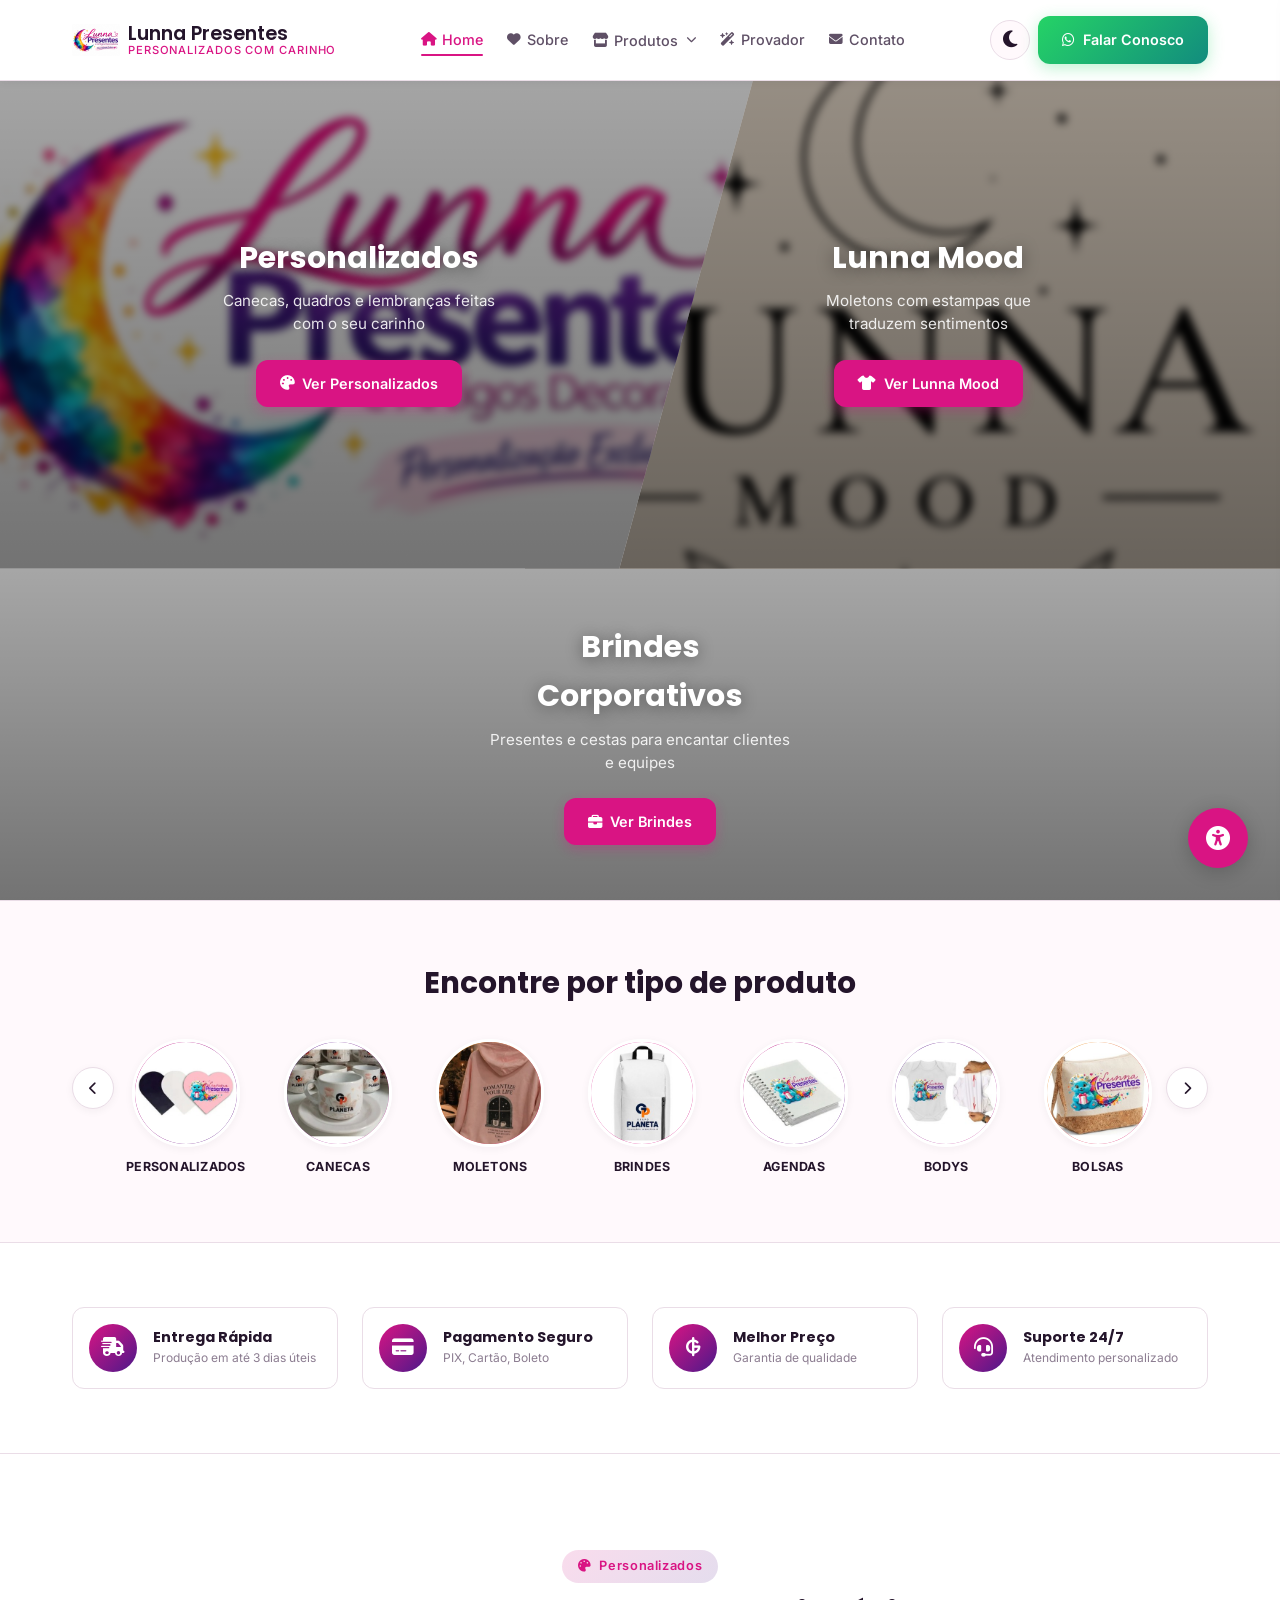
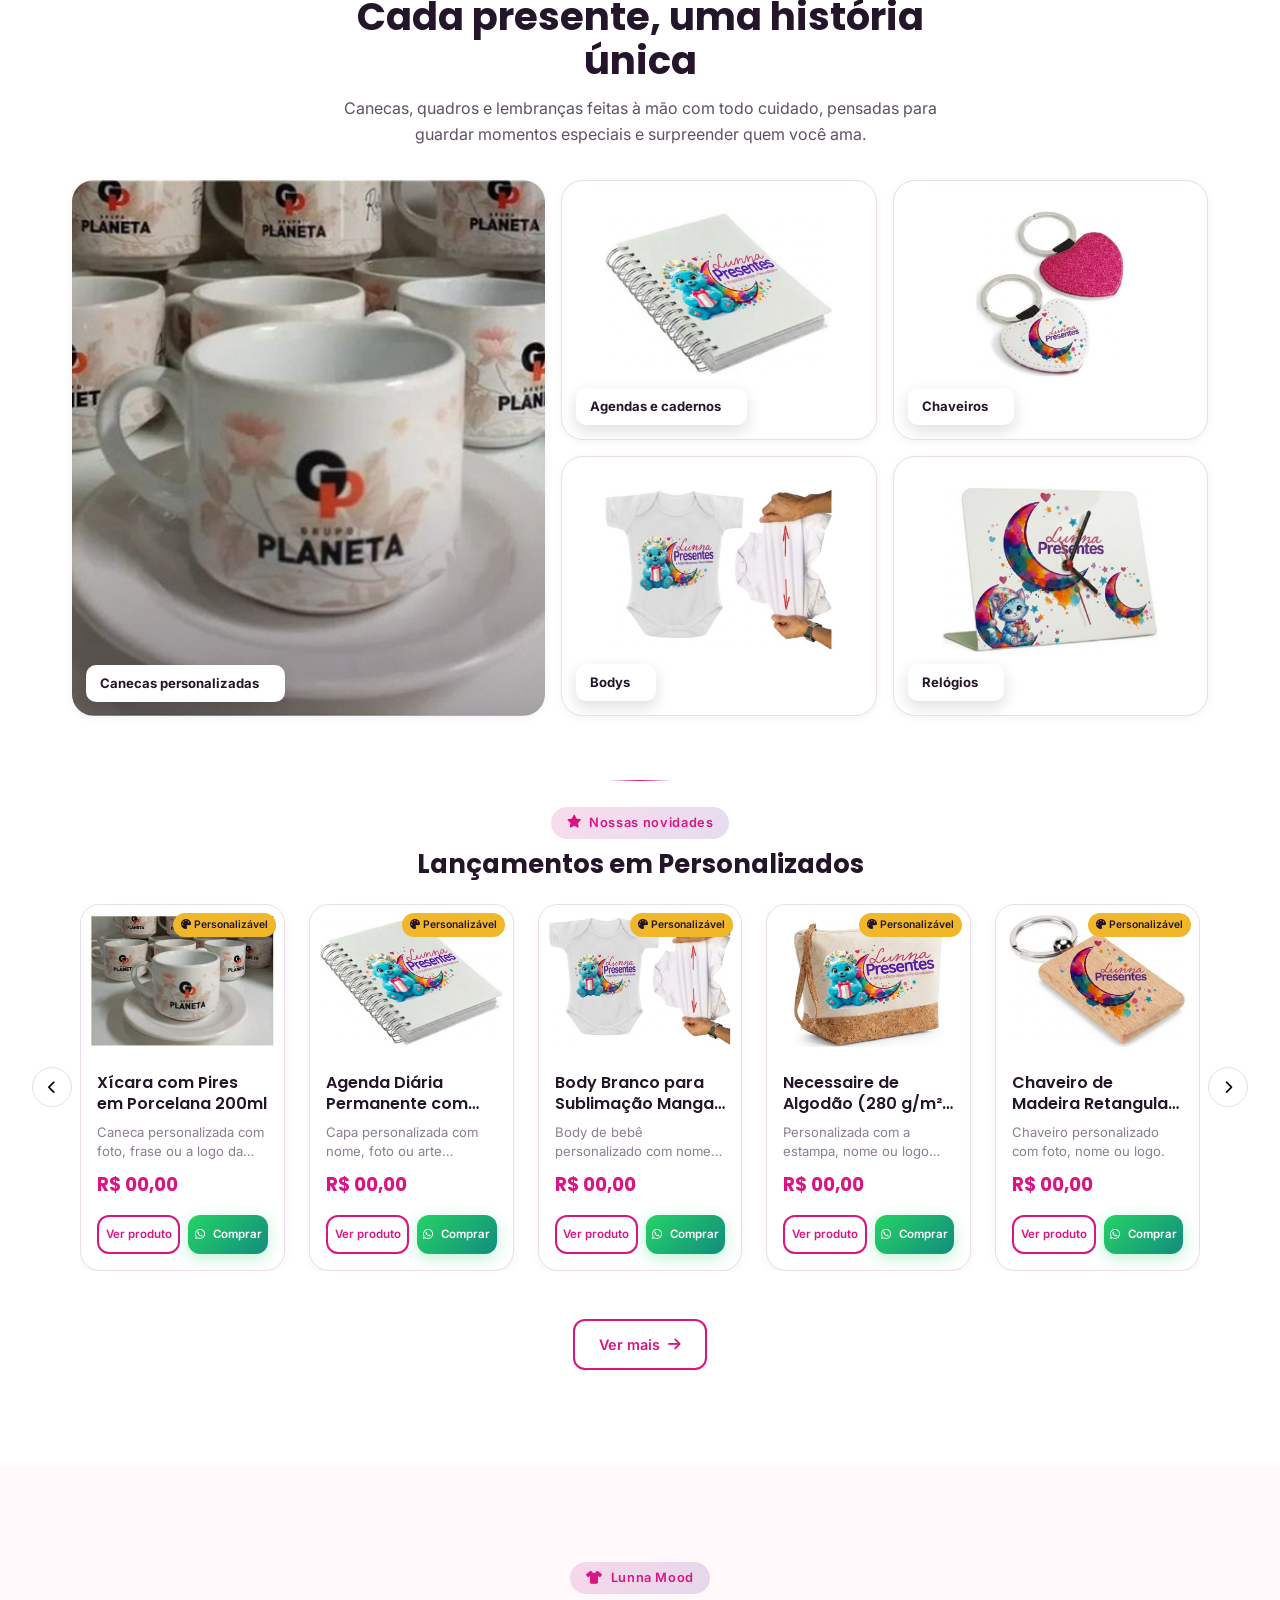
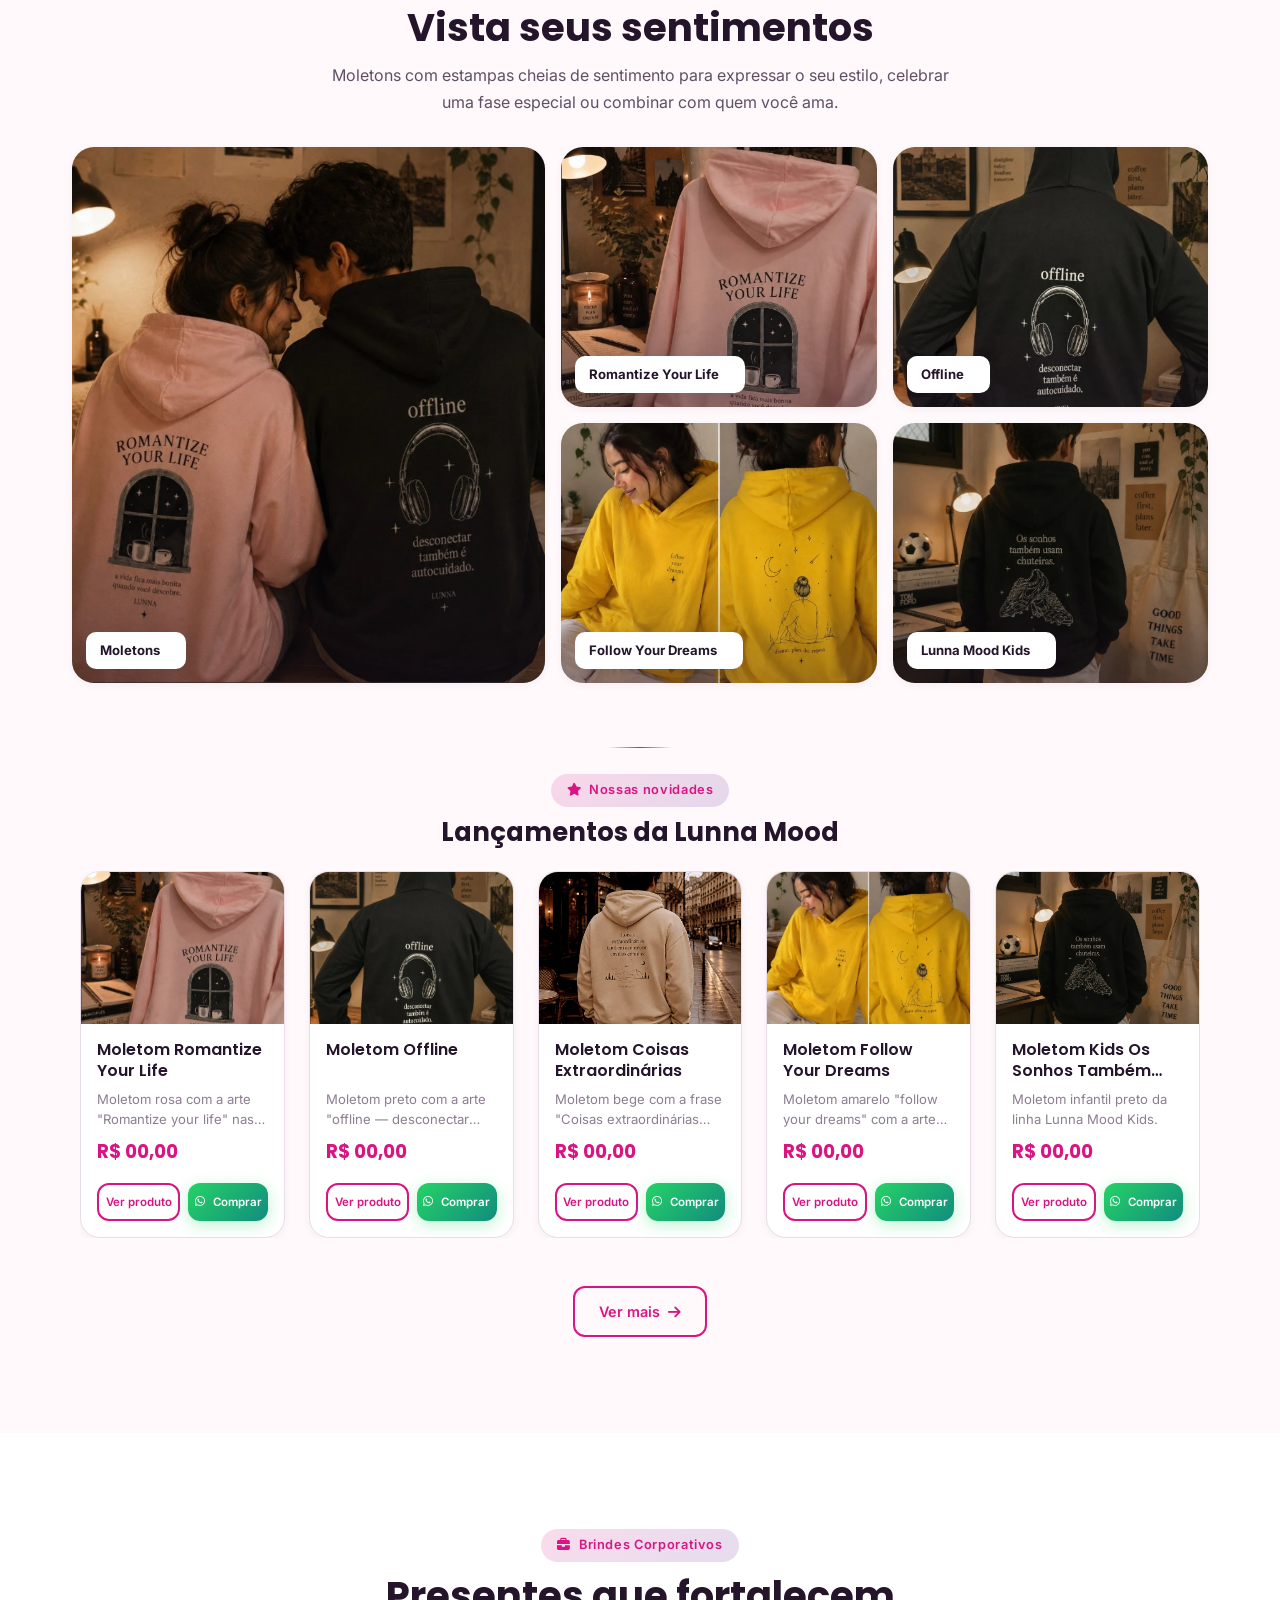
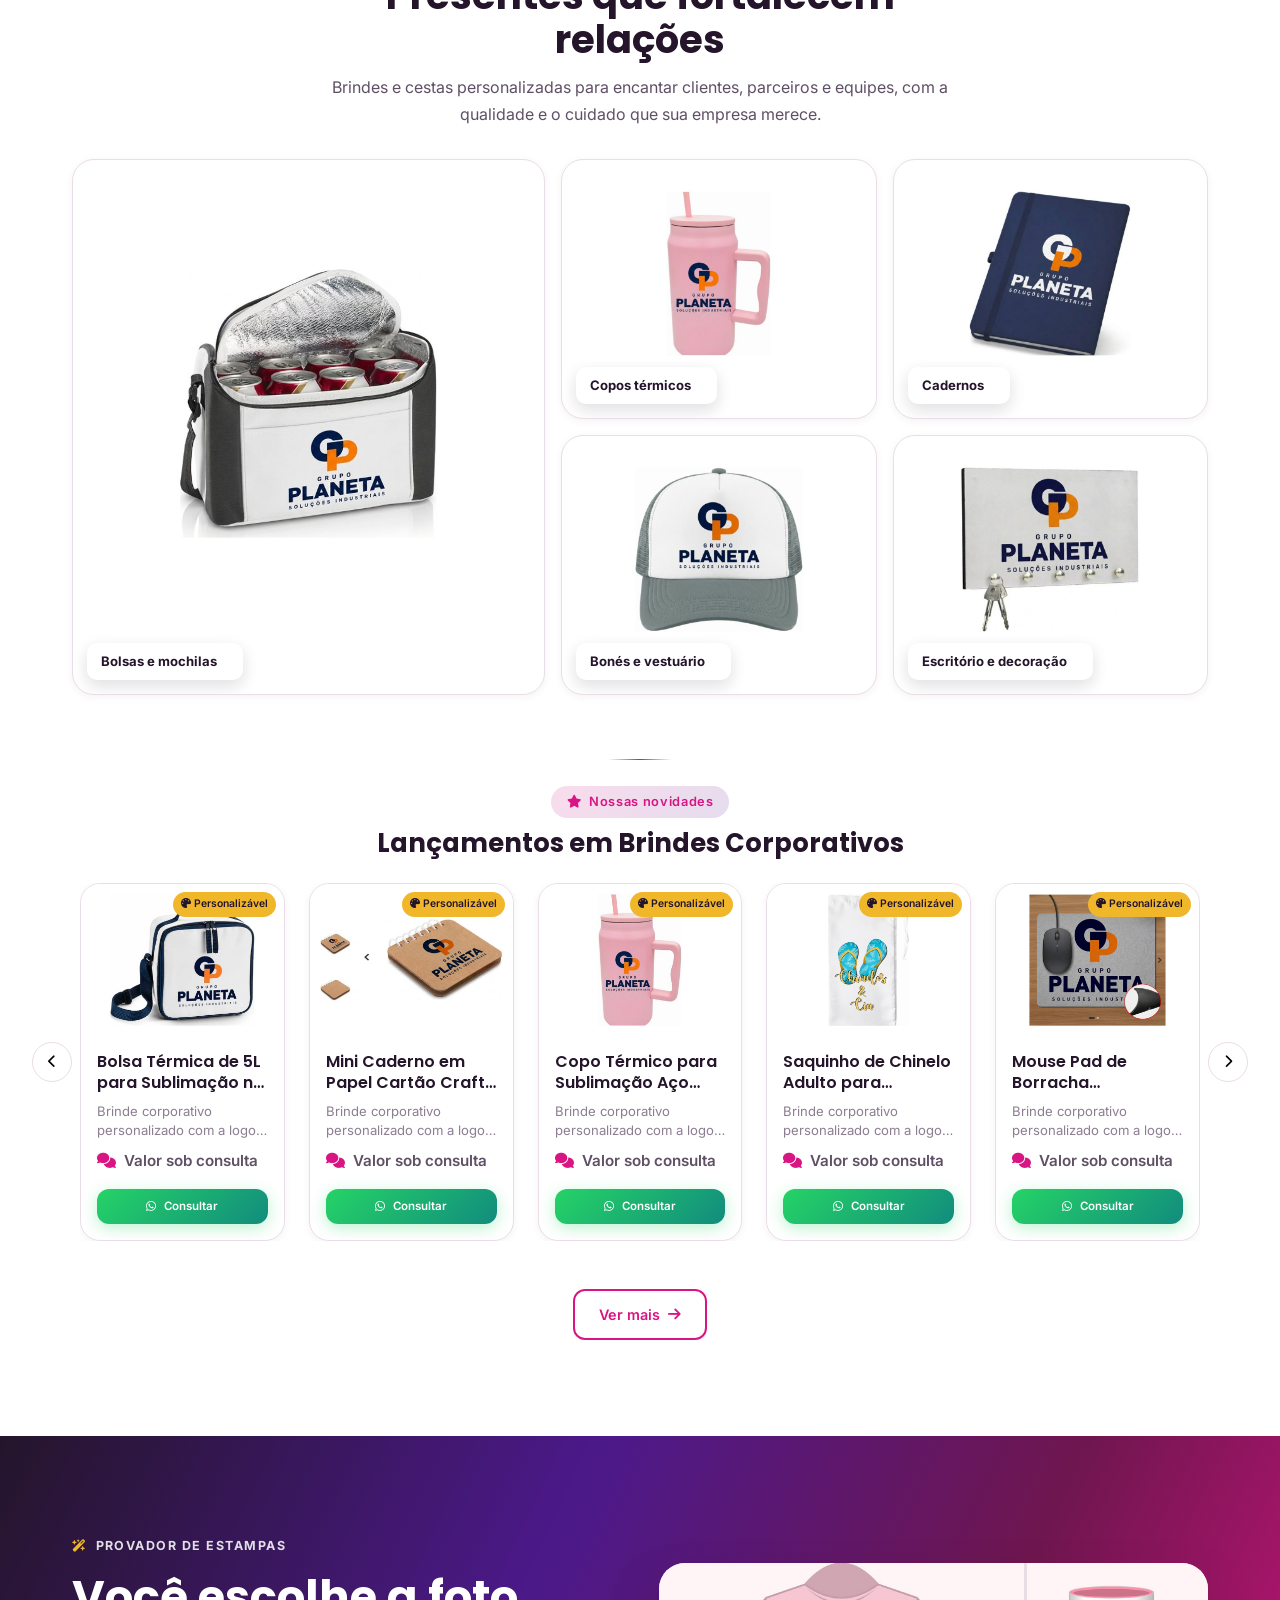
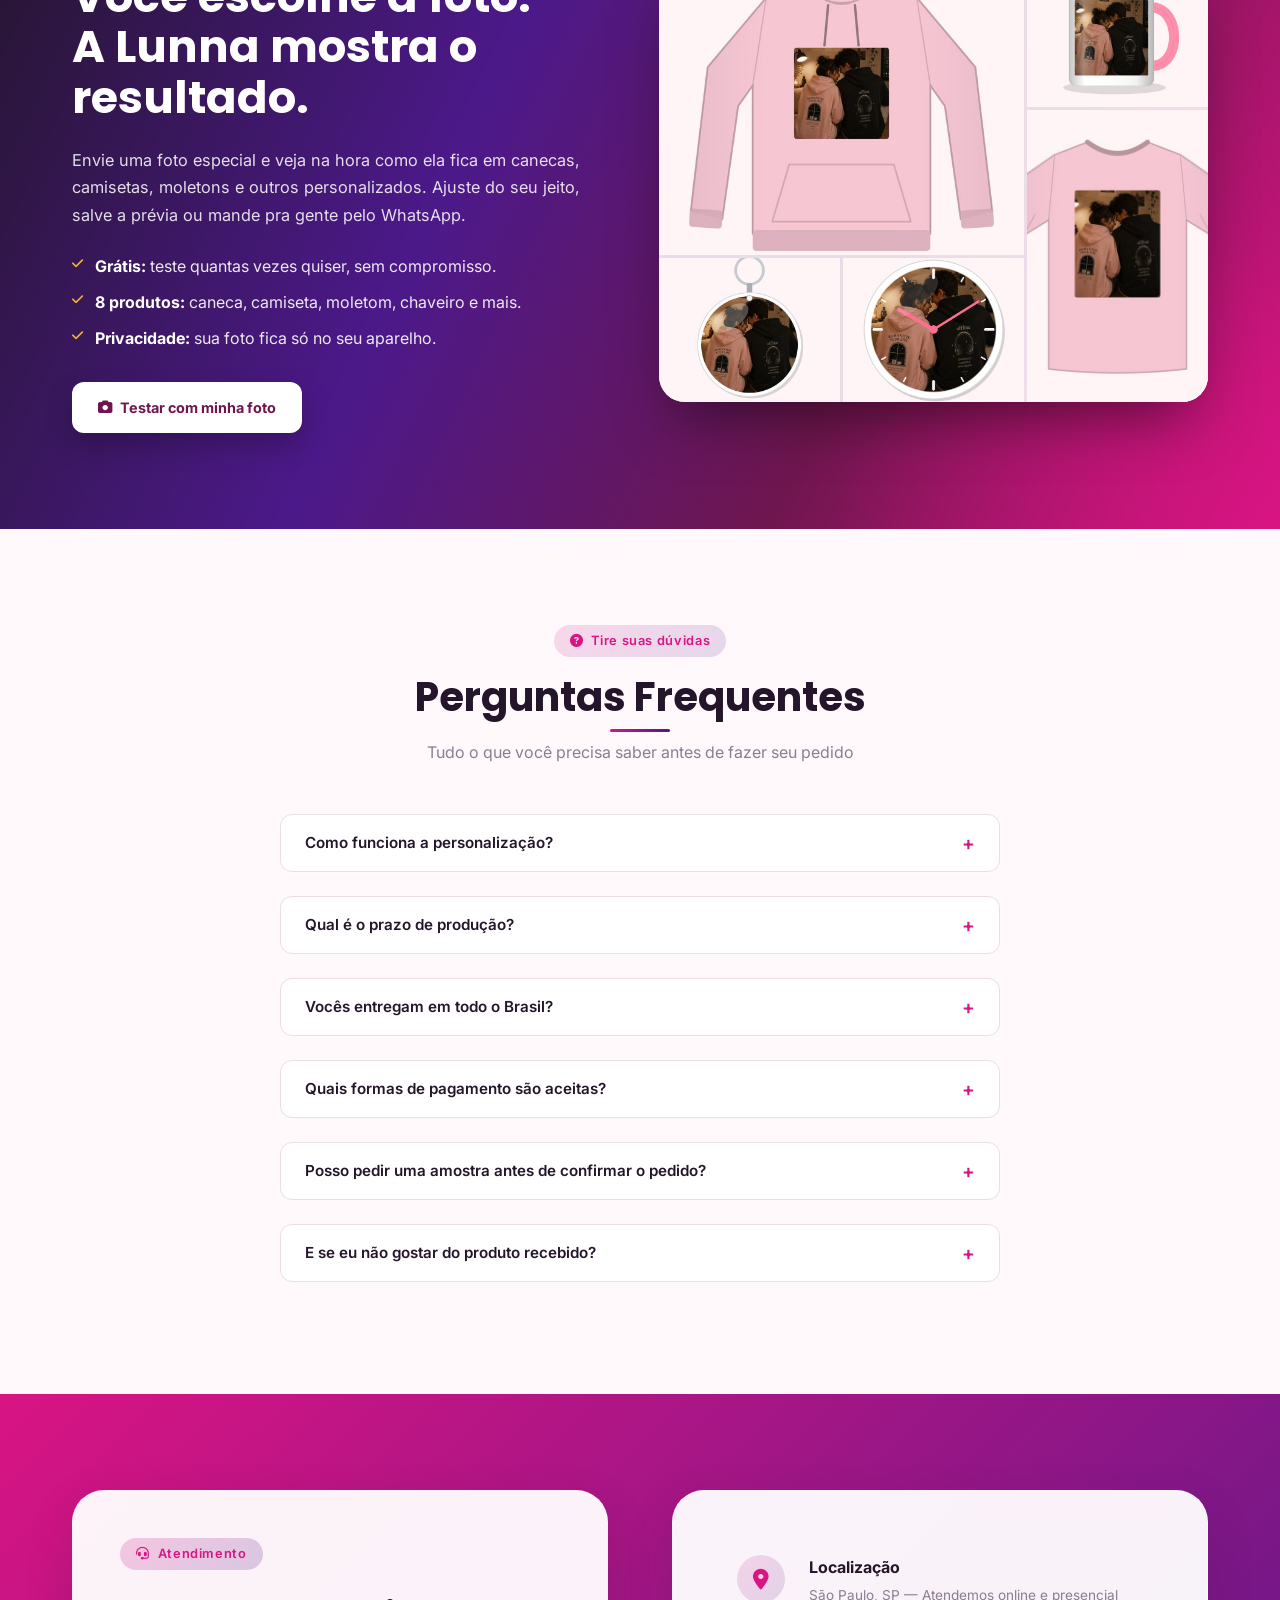
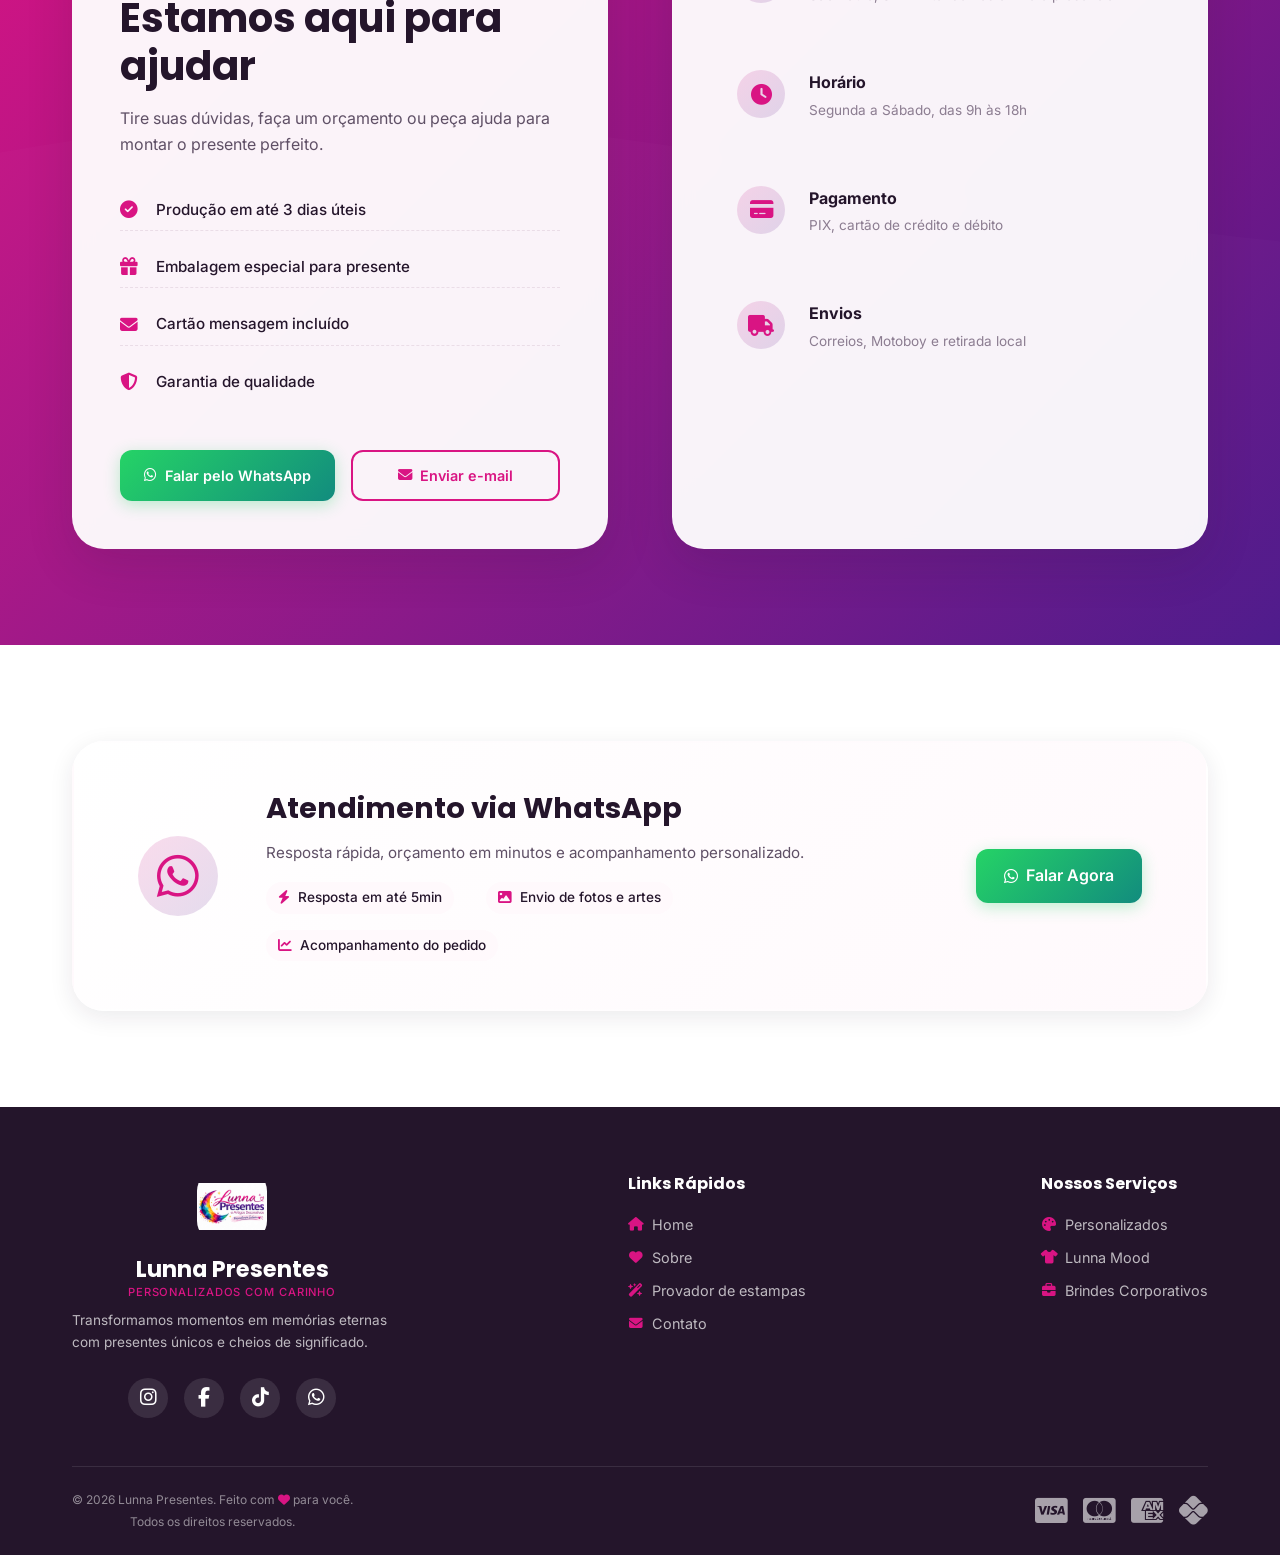
<file: index.html>
<!DOCTYPE html>
<html lang="pt-BR">

<head>
  <meta charset="UTF-8" />
  <meta name="viewport" content="width=device-width, initial-scale=1.0" />
  <meta name="description"
    content="Lunna Presentes — Presentes personalizados únicos e especiais para cada momento da sua vida." />
  <meta name="keywords"
    content="presentes personalizados, canecas personalizadas, cestas de presentes, lembrancinhas" />
  <meta name="author" content="Lunna Presentes" />
  <title>Início | Lunna Presentes</title>

  <!-- Font Awesome -->
  <link rel="stylesheet" href="https://cdnjs.cloudflare.com/ajax/libs/font-awesome/6.5.1/css/all.min.css" />

  <!-- Google Fonts -->
  <link
    href="https://fonts.googleapis.com/css2?family=Inter:opsz,wght@14..32,300..700&family=Poppins:wght@400;500;600;700;800&family=Quicksand:wght@400;500;600;700&display=swap"
    rel="stylesheet" />

  <!-- CSS -->
  <link rel="stylesheet" href="index.css" />
  <link rel="stylesheet" href="themes/themes.css">
  <link rel="stylesheet" href="pages/home/home.css" />

  <link rel="stylesheet" href="components/categorias-carrossel/categorias-carrossel.css" />
  <link rel="stylesheet" href="components/cta-estampa/cta-estampa.css" />
  <link rel="stylesheet" href="components/rolagem-setas/rolagem-setas.css" />

  <!-- JavaScript -->
  <script src="index.js" defer></script>
  <script src="themes/themes.js" defer></script>
  <script src="data/novidades.data.js" defer></script>
  <script src="data/produtos.data.js" defer></script>
  <script src="data/servicos.data.js" defer></script>
  <script src="data/configs.data.js" defer></script>
  <script src="pages/home/carousel-shared.js" defer></script>
  <script src="pages/home/home.js" defer></script>

  <script src="components/categorias-carrossel/categorias-carrossel.js" defer></script>
  <script src="components/cta-estampa/cta-estampa.js" defer></script>
  <script src="components/rolagem-setas/rolagem-setas.js" defer></script>

  <!-- Sistema de Acessibilidade -->
  <script src="accessibility/accessibility.js" defer></script>
  <link rel="stylesheet" href="accessibility/accessibility.css">

  <!-- Favicon -->
  <link rel="icon" type="image/png" href="assets/icons/favicon.png" />
</head>

<body data-pagina="home">
  <!-- HEADER + MENU MOBILE (HTML fixo) -->
    <header class="site-header" role="banner">
      <div class="header-inner">
        <a href="index.html" class="header-logo" aria-label="Lunna Presentes — página inicial">
          <div class="logo-icon" aria-hidden="true">
            <img src="assets/images/logo_lunna_presentes.jpeg" alt="Lunna Presentes Logo" class="logo-img" />
          </div>
          <div class="logo-text">
            Lunna Presentes
            <span>Personalizados com carinho</span>
          </div>
        </a>

        <nav class="header-nav" role="navigation" aria-label="Menu principal">
          <a href="index.html" class="active"><i class="fas fa-home"></i> Home</a>
          <a href="pages/about/about.html"><i class="fas fa-heart"></i> Sobre</a>
          <div class="nav-dropdown">
            <button class="nav-dropdown-trigger" aria-expanded="false" aria-haspopup="true">
              <i class="fas fa-store"></i> Produtos <i class="fas fa-chevron-down"></i>
            </button>
            <div class="nav-dropdown-menu" role="menu">
              <a href="pages/personalizados/personalizados.html" role="menuitem"><i class="fas fa-palette"></i> Personalizados</a>
              <a href="pages/roupas/roupas.html" role="menuitem"><i class="fas fa-shirt"></i> Lunna Mood</a>
              <a href="pages/brindes-corporativos/brindes-corporativos.html" role="menuitem"><i class="fas fa-briefcase"></i> Brindes Corporativos</a>
            </div>
          </div>
          <a href="pages/provador/provador.html"><i class="fas fa-wand-magic-sparkles"></i> Provador</a>
          <a href="pages/contact/contact.html"><i class="fas fa-envelope"></i> Contato</a>
        </nav>

        <div class="header-actions">
          <button class="theme-toggle" aria-label="Ativar modo escuro">
            <i class="fas fa-moon"></i>
          </button>
          <a href="https://wa.me/5511999999999?text=Ol%C3%A1!%20Gostaria%20de%20saber%20mais%20sobre%20os%20produtos%20personalizados%20da%20Lunna%20Presentes." id="header-whatsapp" class="btn btn-whatsapp header-cta" target="_blank" rel="noopener"
            aria-label="Solicitar orçamento pelo WhatsApp">
            <i class="fab fa-whatsapp"></i> Falar Conosco
          </a>
          <button class="hamburger" aria-label="Abrir menu" aria-expanded="false" aria-controls="mobile-menu">
            <span></span><span></span><span></span>
          </button>
        </div>
      </div>
    </header>

  <nav class="mobile-menu" id="mobile-menu" aria-label="Menu mobile" role="navigation">
      <a href="index.html" class="active" data-nav><i class="fas fa-home"></i> Home</a>
      <a href="pages/about/about.html" data-nav><i class="fas fa-heart"></i> Sobre</a>
      <div class="mobile-nav-group">
        <button class="mobile-nav-group-trigger" aria-expanded="false" aria-controls="mobile-produtos-submenu">
          <i class="fas fa-store"></i> Produtos <i class="fas fa-chevron-down"></i>
        </button>
        <div class="mobile-nav-submenu" id="mobile-produtos-submenu">
          <a href="pages/personalizados/personalizados.html" data-nav><i class="fas fa-palette"></i> Personalizados</a>
          <a href="pages/roupas/roupas.html" data-nav><i class="fas fa-shirt"></i> Lunna Mood</a>
          <a href="pages/brindes-corporativos/brindes-corporativos.html" data-nav><i class="fas fa-briefcase"></i> Brindes Corporativos</a>
        </div>
      </div>
      <a href="pages/provador/provador.html" data-nav><i class="fas fa-wand-magic-sparkles"></i> Provador de estampas</a>
      <a href="pages/contact/contact.html" data-nav><i class="fas fa-envelope"></i> Contato</a>
      <div class="mobile-cta">
        <a href="https://wa.me/5511999999999?text=Ol%C3%A1!%20Gostaria%20de%20saber%20mais%20sobre%20os%20produtos%20personalizados%20da%20Lunna%20Presentes." id="mobile-whatsapp" class="btn btn-whatsapp" target="_blank" rel="noopener">
          <i class="fab fa-whatsapp"></i> Solicitar Orçamento
        </a>
      </div>
    </nav>

  <div class="header-spacer"></div>

  <main>
    <!-- HERO SECTION -->
    <section class="hero-split" aria-label="Escolha o serviço desejado">
      <div class="hero-linha-topo">
        <a href="pages/personalizados/personalizados.html" class="hero-panel hero-panel--personalizados"
          aria-label="Ver produtos personalizados">
          <div class="hero-panel-bg"
            style="background-image:url(assets/images/logo_lunna_presentes.jpeg)"
            aria-hidden="true"></div>
          <div class="hero-panel-overlay" aria-hidden="true"></div>
          <div class="hero-panel-content">
            <span class="hero-panel-title">Personalizados</span>
            <p class="hero-panel-sub">Canecas, quadros e lembranças feitas com o seu carinho</p>
            <span class="btn btn-primary hero-panel-btn">
              <i class="fas fa-palette"></i> Ver Personalizados
            </span>
          </div>
        </a>

        <a href="pages/roupas/roupas.html" class="hero-panel hero-panel--roupas"
          aria-label="Ver roupas personalizadas">
          <div class="hero-panel-bg"
            style="background-image:url('assets/images/logo_lunna_mood.png')"
            aria-hidden="true"></div>
          <div class="hero-panel-overlay" aria-hidden="true"></div>
          <div class="hero-panel-content">
            <span class="hero-panel-title">Lunna Mood</span>
            <p class="hero-panel-sub">Moletons com estampas que traduzem sentimentos</p>
            <span class="btn btn-primary hero-panel-btn">
              <i class="fas fa-shirt"></i> Ver Lunna Mood
            </span>
          </div>
        </a>
      </div>

      <a href="pages/brindes-corporativos/brindes-corporativos.html" class="hero-panel hero-panel--brindes"
        aria-label="Ver brindes corporativos">
        <div class="hero-panel-bg"
          style="background-image:url('https://images.unsplash.com/photo-1513201099705-a9746e1e201f?w=1200&q=80')"
          aria-hidden="true"></div>
        <div class="hero-panel-overlay" aria-hidden="true"></div>
        <div class="hero-panel-content">
          <span class="hero-panel-title">Brindes Corporativos</span>
          <p class="hero-panel-sub">Presentes e cestas para encantar clientes e equipes</p>
          <span class="btn btn-primary hero-panel-btn">
            <i class="fas fa-briefcase"></i> Ver Brindes
          </span>
        </div>
      </a>
    </section>

    <!-- CARROSSEL DE TIPOS DE PRODUTO (components/categorias-carrossel) -->
    <section class="section-cat-circ" data-categorias-carrossel data-base="" aria-label="Tipos de produto"></section>

    <!-- SEÇÃO DE "DIFERENCIAIS" -->
    <section class="section-diferenciais" aria-labelledby="diferenciais-title">
      <div class="container">
        <div class="diferenciais-grid">
          <div class="diferencial-card reveal">
            <div class="diferencial-icon">
              <i class="fas fa-truck-fast"></i>
            </div>
            <div>
              <h3>Entrega Rápida</h3>
              <p>Produção em até 3 dias úteis</p>
            </div>
          </div>
          <div class="diferencial-card reveal">
            <div class="diferencial-icon">
              <i class="fas fa-credit-card"></i>
            </div>
            <div>
              <h3>Pagamento Seguro</h3>
              <p>PIX, Cartão, Boleto</p>
            </div>
          </div>
          <div class="diferencial-card reveal">
            <div class="diferencial-icon">
              <i class="fas fa-guarani-sign"></i>
            </div>
            <div>
              <h3>Melhor Preço</h3>
              <p>Garantia de qualidade</p>
            </div>
          </div>
          <div class="diferencial-card reveal">
            <div class="diferencial-icon">
              <i class="fas fa-headset"></i>
            </div>
            <div>
              <h3>Suporte 24/7</h3>
              <p>Atendimento personalizado</p>
            </div>
          </div>
        </div>
      </div>
    </section>

    <!-- PERSONALIZADOS: vitrine + novidades -->
    <section class="secao-servico secao-servico--personalizados" aria-labelledby="vitrine-personalizados">
      <div class="container">
        <div class="vitrine reveal">
          <div class="vitrine-cabecalho">
            <span class="section-badge"><i class="fas fa-palette"></i> Personalizados</span>
            <h2 id="vitrine-personalizados">Cada presente, uma história única</h2>
            <p>Canecas, quadros e lembranças feitas à mão com todo cuidado, pensadas para guardar momentos especiais e surpreender quem você ama.</p>
          </div>
          <div class="vitrine-grid" data-rolagem-setas="fotos">
            <a class="vitrine-item vitrine-item--destaque" href="pages/personalizados/personalizados.html?cat=canecas">
              <img src="assets/images/vitrine/canecas-xicara.jpg" alt="Xícaras e canecas personalizadas" loading="lazy" />
              <span class="vitrine-rotulo">Canecas personalizadas</span>
            </a>
            <a class="vitrine-item vitrine-item--produto" href="pages/personalizados/personalizados.html?cat=agendas">
              <img src="assets/images/produtos/agenda-diaria-permanente-com-capa-pet-14-5-x-20cm.jpg" alt="Agenda personalizada" loading="lazy" />
              <span class="vitrine-rotulo">Agendas e cadernos</span>
            </a>
            <a class="vitrine-item vitrine-item--produto" href="pages/personalizados/personalizados.html?cat=chaveiros">
              <img src="assets/images/produtos/chaveiro-em-courino-coracao-com-glitter.jpg" alt="Chaveiros de coração personalizados" loading="lazy" />
              <span class="vitrine-rotulo">Chaveiros</span>
            </a>
            <a class="vitrine-item vitrine-item--produto" href="pages/personalizados/personalizados.html?cat=bodys">
              <img src="assets/images/produtos/body-branco-para-sublimacao-manga-curta-100-poliester.jpg" alt="Body de bebê personalizado" loading="lazy" />
              <span class="vitrine-rotulo">Bodys</span>
            </a>
            <a class="vitrine-item vitrine-item--produto" href="pages/personalizados/personalizados.html?cat=relogios">
              <img src="assets/images/produtos/relogio-de-metal-branco-20x20cm.jpg" alt="Relógio personalizado" loading="lazy" />
              <span class="vitrine-rotulo">Relógios</span>
            </a>
          </div>
        </div>
      </div>
      <div class="container">
        <div class="novidades-cabecalho reveal">
          <span class="section-badge"><i class="fas fa-star"></i> Nossas novidades</span>
          <h3>Lançamentos em Personalizados</h3>
        </div>
      </div>
      <div class="container-carrossel">
        <div class="carousel-wrapper" role="region" aria-label="Carrossel de produtos personalizados">
          <button class="carousel-btn carousel-prev" id="carousel-prev-personalizados" aria-label="Produto anterior">
            <i class="fas fa-chevron-left"></i>
          </button>
          <div class="carousel-track-wrapper">
            <div class="carousel-track" id="carousel-track-personalizados" role="list"></div>
          </div>
          <button class="carousel-btn carousel-next" id="carousel-next-personalizados" aria-label="Próximo produto">
            <i class="fas fa-chevron-right"></i>
          </button>
        </div>
        <div class="carousel-dots" id="carousel-dots-personalizados" role="tablist" aria-label="Indicadores do carrossel"></div>
        <div class="carousel-ver-mais">
          <a href="pages/personalizados/personalizados.html" class="btn btn-outline">Ver mais <i class="fas fa-arrow-right"></i></a>
        </div>
      </div>
    </section>

    <!-- LUNNA MOOD: vitrine + novidades -->
    <section class="secao-servico secao-servico--mood" aria-labelledby="vitrine-mood">
      <div class="container">
        <div class="vitrine reveal">
          <div class="vitrine-cabecalho">
            <span class="section-badge"><i class="fas fa-shirt"></i> Lunna Mood</span>
            <h2 id="vitrine-mood">Vista seus sentimentos</h2>
            <p>Moletons com estampas cheias de sentimento para expressar o seu estilo, celebrar uma fase especial ou combinar com quem você ama.</p>
          </div>
          <div class="vitrine-grid" data-rolagem-setas="fotos">
            <a class="vitrine-item vitrine-item--destaque" href="pages/roupas/roupas.html?cat=moletons">
              <img src="assets/images/produtos/lunna-mood/moletons-romantize-e-offline-casal.jpg" alt="Casal usando moletons Lunna Mood" loading="lazy" />
              <span class="vitrine-rotulo">Moletons</span>
            </a>
            <a class="vitrine-item" href="pages/produto/produto.html?id=400">
              <img src="assets/images/produtos/lunna-mood/moletom-romantize-your-life.jpg" alt="Moletom Romantize Your Life" loading="lazy" />
              <span class="vitrine-rotulo">Romantize Your Life</span>
            </a>
            <a class="vitrine-item" href="pages/produto/produto.html?id=399">
              <img src="assets/images/produtos/lunna-mood/moletom-offline.jpg" alt="Moletom Offline" loading="lazy" />
              <span class="vitrine-rotulo">Offline</span>
            </a>
            <a class="vitrine-item" href="pages/produto/produto.html?id=397">
              <img src="assets/images/produtos/lunna-mood/moletom-follow-your-dreams.jpg" alt="Moletom Follow Your Dreams" loading="lazy" />
              <span class="vitrine-rotulo">Follow Your Dreams</span>
            </a>
            <a class="vitrine-item" href="pages/produto/produto.html?id=396">
              <img src="assets/images/produtos/lunna-mood/moletom-os-sonhos-tambem-usam-chuteiras.jpg" alt="Moletom infantil Os sonhos também usam chuteiras" loading="lazy" />
              <span class="vitrine-rotulo">Lunna Mood Kids</span>
            </a>
          </div>
        </div>
      </div>
      <div class="container">
        <div class="novidades-cabecalho reveal">
          <span class="section-badge"><i class="fas fa-star"></i> Nossas novidades</span>
          <h3>Lançamentos da Lunna Mood</h3>
        </div>
      </div>
      <div class="container-carrossel">
        <div class="carousel-wrapper" role="region" aria-label="Carrossel de Lunna Mood">
          <button class="carousel-btn carousel-prev" id="carousel-prev-roupas" aria-label="Produto anterior">
            <i class="fas fa-chevron-left"></i>
          </button>
          <div class="carousel-track-wrapper">
            <div class="carousel-track" id="carousel-track-roupas" role="list"></div>
          </div>
          <button class="carousel-btn carousel-next" id="carousel-next-roupas" aria-label="Próximo produto">
            <i class="fas fa-chevron-right"></i>
          </button>
        </div>
        <div class="carousel-dots" id="carousel-dots-roupas" role="tablist" aria-label="Indicadores do carrossel"></div>
        <div class="carousel-ver-mais">
          <a href="pages/roupas/roupas.html" class="btn btn-outline">Ver mais <i class="fas fa-arrow-right"></i></a>
        </div>
      </div>
    </section>

    <!-- BRINDES CORPORATIVOS: vitrine + novidades -->
    <section class="secao-servico secao-servico--brindes" aria-labelledby="vitrine-brindes">
      <div class="container">
        <div class="vitrine reveal">
          <div class="vitrine-cabecalho">
            <span class="section-badge"><i class="fas fa-briefcase"></i> Brindes Corporativos</span>
            <h2 id="vitrine-brindes">Presentes que fortalecem relações</h2>
            <p>Brindes e cestas personalizadas para encantar clientes, parceiros e equipes, com a qualidade e o cuidado que sua empresa merece.</p>
          </div>
          <div class="vitrine-grid" data-rolagem-setas="fotos">
            <a class="vitrine-item vitrine-item--destaque vitrine-item--produto" href="pages/brindes-corporativos/brindes-corporativos.html?cat=corp-bolsas">
              <img src="assets/images/produtos/bolsa-termica-com-bolso-frontal-de-8l-para-sublimacao-na-cor-branca-pr.jpg" alt="Bolsa térmica com a logo da empresa" loading="lazy" />
              <span class="vitrine-rotulo">Bolsas e mochilas</span>
            </a>
            <a class="vitrine-item vitrine-item--produto" href="pages/brindes-corporativos/brindes-corporativos.html?cat=corp-copos">
              <img src="assets/images/produtos/copo-termico-para-sublimacao-aco-inox-fosco-com-canudo-na-cor-rosa-1-5.jpg" alt="Copo térmico personalizado" loading="lazy" />
              <span class="vitrine-rotulo">Copos térmicos</span>
            </a>
            <a class="vitrine-item vitrine-item--produto" href="pages/brindes-corporativos/brindes-corporativos.html?cat=corp-cadernos">
              <img src="assets/images/produtos/caderno-para-a6-80-folhas-lisas-capa-dura-azul-escuro-12x17cm-dtf-uv.jpg" alt="Caderno corporativo" loading="lazy" />
              <span class="vitrine-rotulo">Cadernos</span>
            </a>
            <a class="vitrine-item vitrine-item--produto" href="pages/brindes-corporativos/brindes-corporativos.html?cat=corp-vestuario">
              <img src="assets/images/produtos/bone-de-tela-com-a-frente-branca-para-sublimacao-cinza.jpg" alt="Boné com a marca da empresa" loading="lazy" />
              <span class="vitrine-rotulo">Bonés e vestuário</span>
            </a>
            <a class="vitrine-item vitrine-item--produto" href="pages/brindes-corporativos/brindes-corporativos.html?cat=corp-escritorio">
              <img src="assets/images/produtos/porta-chaves-de-mdf-com-tecido-brilho-de-6mm-14x19cm.jpg" alt="Porta-chaves corporativo" loading="lazy" />
              <span class="vitrine-rotulo">Escritório e decoração</span>
            </a>
          </div>
        </div>
      </div>
      <div class="container">
        <div class="novidades-cabecalho reveal">
          <span class="section-badge"><i class="fas fa-star"></i> Nossas novidades</span>
          <h3>Lançamentos em Brindes Corporativos</h3>
        </div>
      </div>
      <div class="container-carrossel">
        <div class="carousel-wrapper" role="region" aria-label="Carrossel de brindes corporativos">
          <button class="carousel-btn carousel-prev" id="carousel-prev-brindes" aria-label="Produto anterior">
            <i class="fas fa-chevron-left"></i>
          </button>
          <div class="carousel-track-wrapper">
            <div class="carousel-track" id="carousel-track-brindes" role="list"></div>
          </div>
          <button class="carousel-btn carousel-next" id="carousel-next-brindes" aria-label="Próximo produto">
            <i class="fas fa-chevron-right"></i>
          </button>
        </div>
        <div class="carousel-dots" id="carousel-dots-brindes" role="tablist" aria-label="Indicadores do carrossel"></div>
        <div class="carousel-ver-mais">
          <a href="pages/brindes-corporativos/brindes-corporativos.html" class="btn btn-outline">Ver mais <i class="fas fa-arrow-right"></i></a>
        </div>
      </div>
    </section>

    <!-- CTA "VEJA SUA FOTO ESTAMPADA" (components/cta-estampa) -->
    <section class="section-cta-estampa" data-cta-estampa data-base=""></section>


    <!-- SEÇÃO DE "FAQ" -->
    <section class="section-faq" aria-labelledby="faq-title">
      <div class="container">
        <div class="section-header reveal">
          <span class="section-badge"><i class="fas fa-question-circle"></i> Tire suas dúvidas</span>
          <h2 class="section-title" id="faq-title">Perguntas Frequentes</h2>
          <p class="section-subtitle">Tudo o que você precisa saber antes de fazer seu pedido</p>
        </div>

        <div class="faq-list reveal" id="faq-list" role="list"></div>
      </div>
    </section>

    <!-- SEÇÃO DE "CONTATO" -->
    <section class="section-contato" id="contato" aria-labelledby="contato-title">
      <div class="container">
        <div class="contato-grid">
          <div class="contato-info reveal">
            <span class="section-badge"><i class="fas fa-headset"></i> Atendimento</span>
            <h2 id="contato-title">Estamos aqui para ajudar</h2>
            <p>Tire suas dúvidas, faça um orçamento ou peça ajuda para montar o presente perfeito.</p>
            <ul class="contato-list">
              <li><i class="fas fa-check-circle"></i> Produção em até 3 dias úteis</li>
              <li><i class="fas fa-gift"></i> Embalagem especial para presente</li>
              <li><i class="fas fa-envelope"></i> Cartão mensagem incluído</li>
              <li><i class="fas fa-shield-alt"></i> Garantia de qualidade</li>
            </ul>
            <div class="contato-actions">
              <a href="#" id="contato-whatsapp" class="btn btn-whatsapp" target="_blank" rel="noopener"
                aria-label="Falar pelo WhatsApp">
                <i class="fab fa-whatsapp"></i> Falar pelo WhatsApp
              </a>
              <a href="#" class="btn btn-outline">
                <i class="fas fa-envelope"></i> Enviar e-mail
              </a>
            </div>
          </div>
          <div class="contato-card reveal">
            <div class="contato-destaques">
              <div class="destaque-item">
                <span class="destaque-icon" aria-hidden="true"><i class="fas fa-map-marker-alt"></i></span>
                <div>
                  <strong>Localização</strong>
                  <p>São Paulo, SP — Atendemos online e presencial</p>
                </div>
              </div>
              <div class="destaque-item">
                <span class="destaque-icon" aria-hidden="true"><i class="fas fa-clock"></i></span>
                <div>
                  <strong>Horário</strong>
                  <p>Segunda a Sábado, das 9h às 18h</p>
                </div>
              </div>
              <div class="destaque-item">
                <span class="destaque-icon" aria-hidden="true"><i class="fas fa-credit-card"></i></span>
                <div>
                  <strong>Pagamento</strong>
                  <p>PIX, cartão de crédito e débito</p>
                </div>
              </div>
              <div class="destaque-item">
                <span class="destaque-icon" aria-hidden="true"><i class="fas fa-truck"></i></span>
                <div>
                  <strong>Envios</strong>
                  <p>Correios, Motoboy e retirada local</p>
                </div>
              </div>
            </div>
          </div>
        </div>
      </div>
    </section>

    <!-- ATENDIMENTO VIA WHATSAPP (HTML fixo) -->
      <section class="contact-banner" aria-labelledby="banner-title">
    <div class="container">
      <div class="banner-box reveal">
        <div class="banner-icon" aria-hidden="true">
          <i class="fab fa-whatsapp"></i>
        </div>
        <div class="banner-text">
          <h2 id="banner-title">Atendimento via WhatsApp</h2>
          <p>Resposta rápida, orçamento em minutos e acompanhamento personalizado.</p>
          <ul class="banner-lista">
            <li><i class="fas fa-bolt"></i> Resposta em até 5min</li>
            <li><i class="fas fa-image"></i> Envio de fotos e artes</li>
            <li><i class="fas fa-chart-line"></i> Acompanhamento do pedido</li>
          </ul>
        </div>
        <a href="https://wa.me/5511999999999?text=Ol%C3%A1!%20Gostaria%20de%20saber%20mais%20sobre%20os%20produtos%20personalizados%20da%20Lunna%20Presentes." id="banner-whatsapp" class="btn btn-whatsapp btn-lg" target="_blank" rel="noopener">
          <i class="fab fa-whatsapp"></i> Falar Agora
        </a>
      </div>
    </div>
  </section>
  </main>

  <!-- RODAPÉ (HTML fixo) -->
    <footer class="site-footer" role="contentinfo">
      <div class="container">
        <div class="footer-grid">
          <div class="footer-brand">
            <div class="logo-text" style="margin-bottom: 12px;">
              <div class="footer-logo">
                <img src="assets/images/logo_lunna_presentes.jpeg" alt="Lunna Presentes" class="logo-img" />
              </div>
              Lunna Presentes
              <span>Personalizados com carinho</span>
            </div>
            <p>Transformamos momentos em memórias eternas com presentes únicos e cheios de significado.</p>
            <div class="footer-social">
              <a href="#" class="social-btn" aria-label="Instagram"><i class="fab fa-instagram"></i></a>
              <a href="#" class="social-btn" aria-label="Facebook"><i class="fab fa-facebook-f"></i></a>
              <a href="#" class="social-btn" aria-label="TikTok"><i class="fab fa-tiktok"></i></a>
              <a href="https://wa.me/5511999999999?text=Ol%C3%A1!%20Gostaria%20de%20saber%20mais%20sobre%20os%20produtos%20personalizados%20da%20Lunna%20Presentes." id="footer-social-whatsapp" class="social-btn" target="_blank" rel="noopener" aria-label="WhatsApp">
                <i class="fab fa-whatsapp"></i>
              </a>
            </div>
          </div>

          <div class="footer-col">
            <h4 class="footer-col-title">Links Rápidos</h4>
            <nav class="footer-links" aria-label="Links rápidos">
              <a href="index.html"><i class="fas fa-home"></i> Home</a>
              <a href="pages/about/about.html"><i class="fas fa-heart"></i> Sobre</a>
              <a href="pages/provador/provador.html"><i class="fas fa-wand-magic-sparkles"></i> Provador de estampas</a>
              <a href="pages/contact/contact.html"><i class="fas fa-envelope"></i> Contato</a>
            </nav>
          </div>

          <div class="footer-col">
            <h4 class="footer-col-title">Nossos Serviços</h4>
            <nav class="footer-links" aria-label="Nossos serviços">
              <a href="pages/personalizados/personalizados.html"><i class="fas fa-palette"></i> Personalizados</a>
              <a href="pages/roupas/roupas.html"><i class="fas fa-shirt"></i> Lunna Mood</a>
              <a href="pages/brindes-corporativos/brindes-corporativos.html"><i class="fas fa-briefcase"></i> Brindes Corporativos</a>
            </nav>
          </div>
        </div>

        <div class="footer-bottom">
          <div class="footer-payment">
            <i class="fab fa-cc-visa"></i>
            <i class="fab fa-cc-mastercard"></i>
            <i class="fab fa-cc-amex"></i>
            <i class="fab fa-pix"></i>
          </div>
          <div class="footer-copyright">
            <p>&copy; <span id="currentYear">2026</span> Lunna Presentes. Feito com <i class="fas fa-heart"></i> para você.
            </p>
            <p>Todos os direitos reservados.</p>
          </div>
        </div>
      </div>
    </footer>

  <!-- ACESSIBILIDADE (HTML fixo) -->
    <button id="accessibility-toggle" class="accessibility-toggle"
      aria-label="Abrir painel de configurações de acessibilidade" aria-expanded="false"
      aria-controls="accessibility-panel">
      <i class="fas fa-universal-access" aria-hidden="true"></i>
      <span class="sr-only">Acessibilidade</span>
    </button>

    <!-- Painel de Acessibilidade -->
    <aside id="accessibility-panel" class="accessibility-panel" aria-label="Painel de Configurações de Acessibilidade"
      aria-hidden="true" role="dialog">

      <div class="panel-header">
        <div class="panel-title">
          <i class="fas fa-universal-access" aria-hidden="true"></i>
          <h2>Acessibilidade</h2>
        </div>
        <button id="close-panel" class="close-panel" aria-label="Fechar painel">
          <i class="fas fa-times" aria-hidden="true"></i>
        </button>
      </div>

      <div class="panel-content">
        <section class="accessibility-section">
          <h3 class="section-title">
            <i class="fas fa-font" aria-hidden="true"></i>
            Tamanho da Fonte
          </h3>
          <div class="font-controls">
            <button id="decrease-font" class="accessibility-btn" aria-label="Diminuir fonte">
              <i class="fas fa-minus"></i><span>A-</span>
            </button>
            <div class="font-display" id="current-font-size">100%</div>
            <button id="increase-font" class="accessibility-btn" aria-label="Aumentar fonte">
              <i class="fas fa-plus"></i><span>A+</span>
            </button>
            <button id="reset-font" class="accessibility-btn reset-btn">
              <i class="fas fa-undo"></i><span>Padrão</span>
            </button>
          </div>
        </section>

        <section class="accessibility-section">
          <h3 class="section-title">
            <i class="fas fa-adjust"></i>
            Contraste
          </h3>
          <button id="toggle-contrast" class="accessibility-btn contrast-btn" aria-pressed="false">
            <i class="fas fa-circle"></i><span>Alto Contraste</span>
          </button>
        </section>

        <section class="accessibility-section">
          <h3 class="section-title">
            <i class="fas fa-eye"></i>
            Modo de Visão
          </h3>
          <div class="vision-buttons">
            <button id="colorblind-mode" class="accessibility-btn vision-btn" aria-pressed="false">
              <i class="fas fa-eye"></i><span>Visão Normal</span>
            </button>
            <button id="reduced-motion" class="accessibility-btn vision-btn" aria-pressed="false">
              <i class="fas fa-running"></i><span>Reduzir Animações</span>
            </button>
          </div>
          <div class="vision-info" style="margin-top: 0.5rem; font-size: 0.8rem; color: var(--text-light);">
            <small>Clique para alternar entre modos: Normal → Deuteranopia → Protanopia → Tritanopia →
              Acromatopsia</small>
          </div>
        </section>

        <section class="accessibility-section">
          <h3 class="section-title">
            <i class="fas fa-book-reader"></i>
            Leitura
          </h3>
          <button id="highlight-links" class="accessibility-btn" aria-pressed="false">
            <i class="fas fa-link"></i><span>Destacar Links</span>
          </button>
        </section>

        <section class="accessibility-section">
          <h3 class="section-title">
            <i class="fas fa-mouse-pointer"></i>
            Navegação
          </h3>
          <button id="focus-helper" class="accessibility-btn" aria-pressed="false">
            <i class="fas fa-crosshairs"></i><span>Foco Aumentado</span>
          </button>
        </section>

        <section class="accessibility-section">
          <h3 class="section-title">
            <i class="fas fa-life-ring"></i>
            Ajuda
          </h3>
          <button id="keyboard-shortcuts" class="accessibility-btn">
            <i class="fas fa-keyboard"></i><span>Atalhos</span>
          </button>
          <button id="reset-all" class="accessibility-btn reset-all-btn">
            <i class="fas fa-redo"></i><span>Restaurar Padrões</span>
          </button>
        </section>
      </div>

      <div class="panel-footer">
        <div class="status-indicator">
          <i class="fas fa-check-circle"></i>
          <span id="status-message">Configurações aplicadas</span>
        </div>
        <div class="panel-info">
          <small>Configurações salvas automaticamente</small>
        </div>
      </div>
    </aside>

    <!-- Overlay do Painel -->
    <div id="panel-overlay" class="panel-overlay" aria-hidden="true"></div>

    <!-- Modal de Atalhos -->
    <div id="shortcuts-modal" class="accessibility-modal" aria-hidden="true" role="dialog">
      <div class="modal-content">
        <div class="modal-header">
          <h3>Atalhos de Teclado</h3>
          <button id="close-shortcuts" class="close-modal" aria-label="Fechar">
            <i class="fas fa-times"></i>
          </button>
        </div>
        <div class="modal-body">
          <div class="shortcuts-list">
            <div class="shortcut-item"><kbd>Alt</kbd> + <kbd>A</kbd> <span>Abrir/Fechar painel</span></div>
            <div class="shortcut-item"><kbd>Alt</kbd> + <kbd>+</kbd> <span>Aumentar fonte</span></div>
            <div class="shortcut-item"><kbd>Alt</kbd> + <kbd>-</kbd> <span>Diminuir fonte</span></div>
            <div class="shortcut-item"><kbd>Alt</kbd> + <kbd>C</kbd> <span>Alto contraste</span></div>
            <div class="shortcut-item"><kbd>Alt</kbd> + <kbd>D</kbd> <span>Modo daltônico</span></div>
            <div class="shortcut-item"><kbd>Alt</kbd> + <kbd>R</kbd> <span>Reduzir animações</span></div>
            <div class="shortcut-item"><kbd>Tab</kbd> <span>Navegar entre elementos</span></div>
            <div class="shortcut-item"><kbd>Esc</kbd> <span>Fechar painéis</span></div>
          </div>
        </div>
      </div>
    </div>

</body>

</html>
</file>
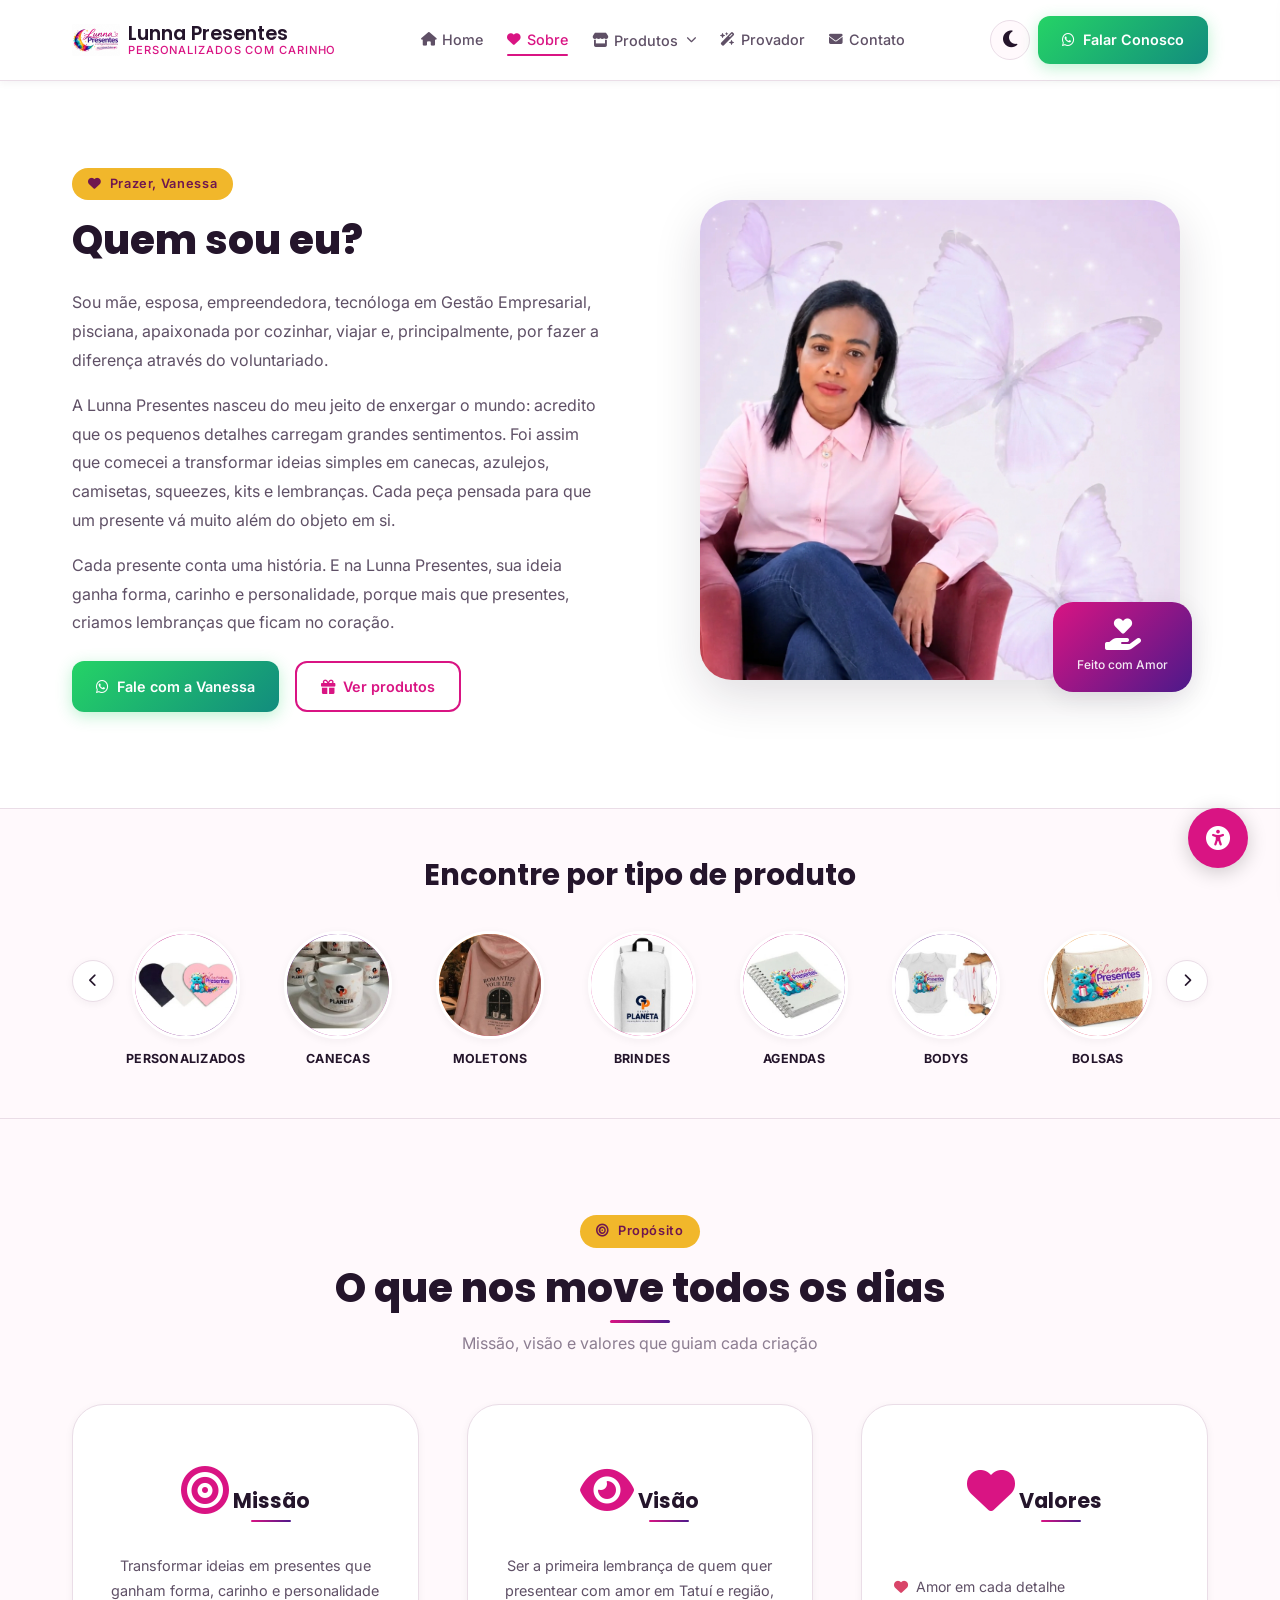
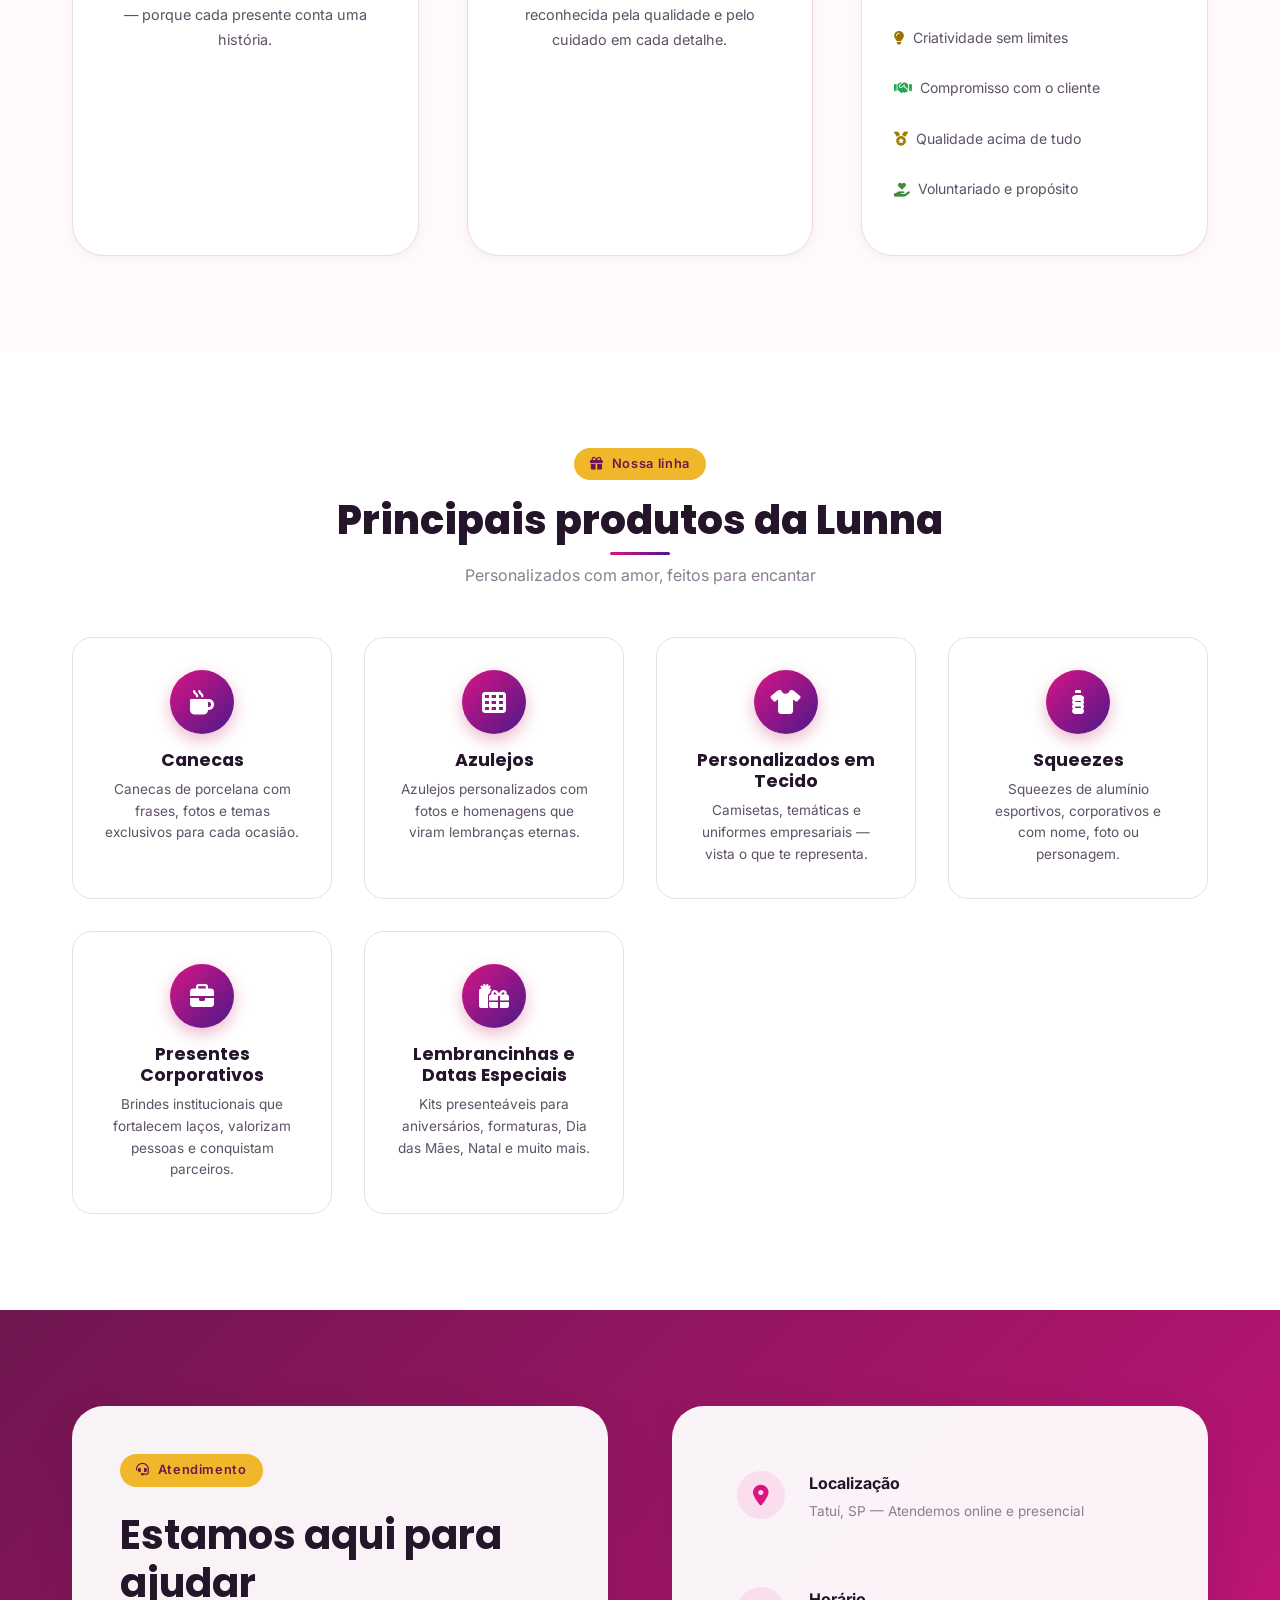
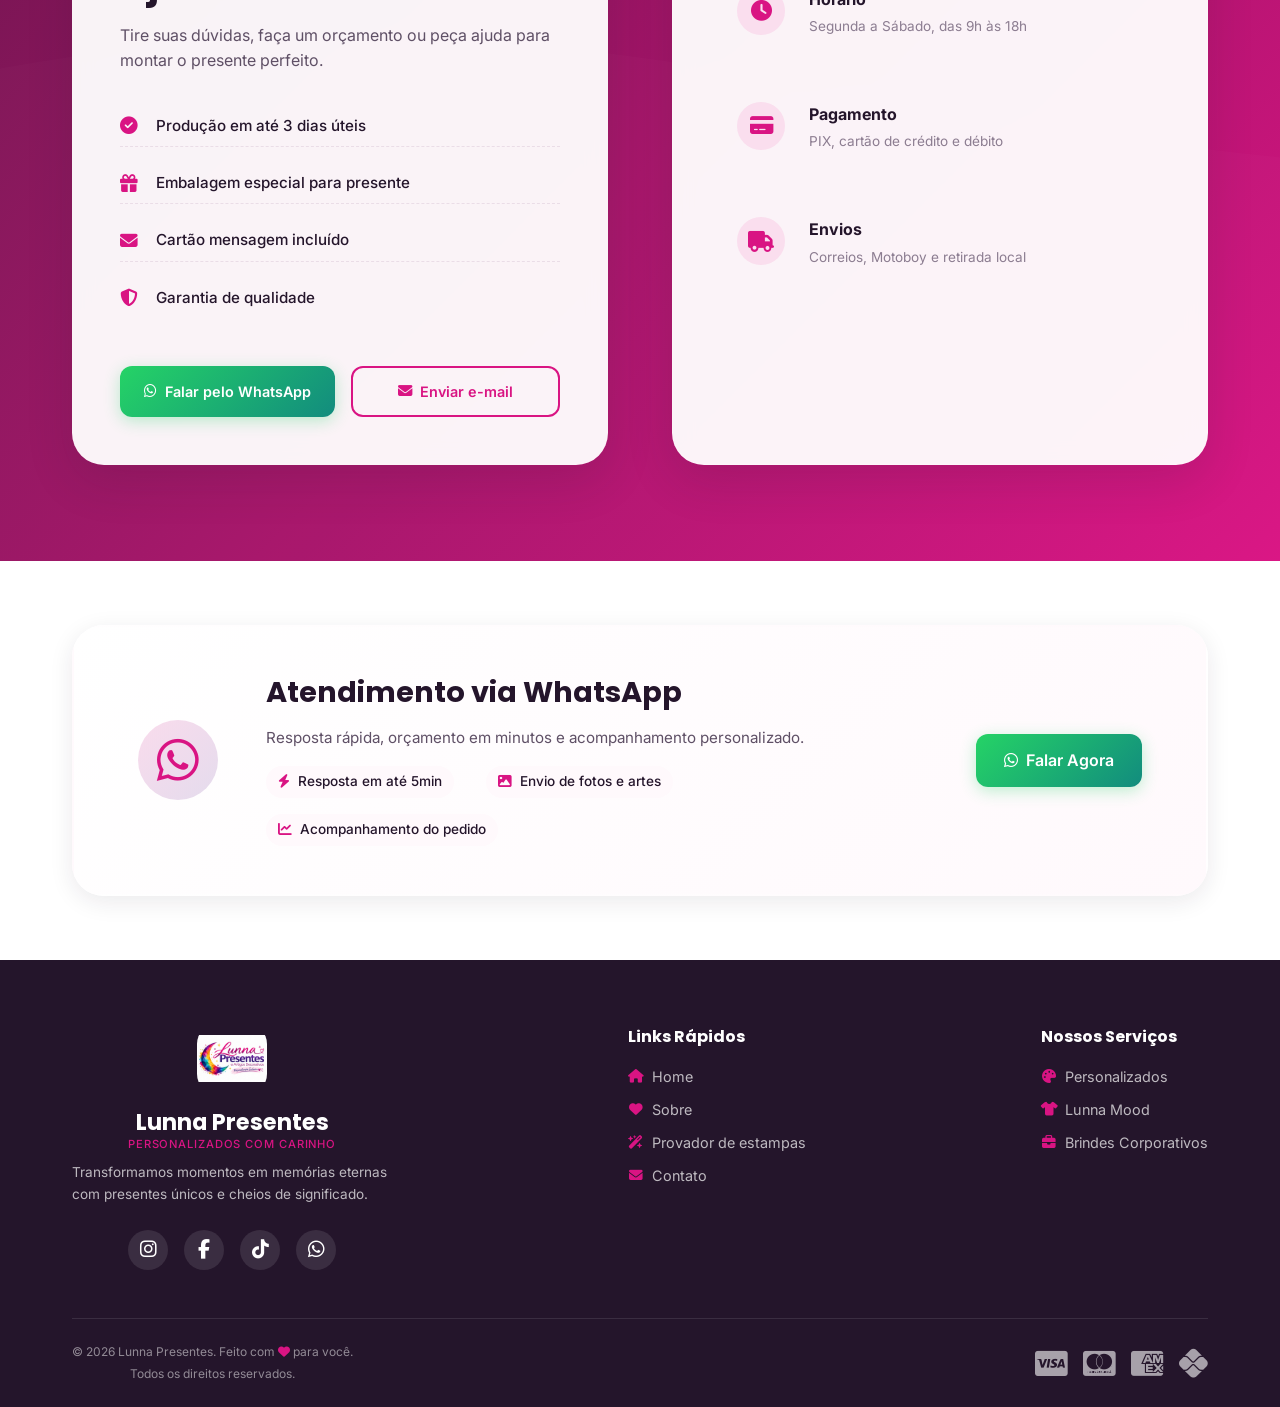
<file: pages/about/about.html>
<!DOCTYPE html>
<html lang="pt-BR">

<head>
  <meta charset="UTF-8" />
  <meta name="viewport" content="width=device-width, initial-scale=1.0" />
  <meta name="description"
    content="Conheça a Vanessa, fundadora da Lunna Presentes — mãe, empreendedora e apaixonada por transformar ideias em presentes personalizados feitos com amor." />
  <meta name="keywords"
    content="sobre lunna presentes, vanessa, história, missão, visão, valores, presentes personalizados, tatuí" />
  <meta name="author" content="Lunna Presentes" />
  <title>Sobre Nós | Lunna Presentes</title>

  <!-- Font Awesome -->
  <link rel="stylesheet" href="https://cdnjs.cloudflare.com/ajax/libs/font-awesome/6.5.1/css/all.min.css" />

  <!-- Google Fonts -->
  <link
    href="https://fonts.googleapis.com/css2?family=Inter:opsz,wght@14..32,300..700&family=Poppins:wght@400;500;600;700;800&family=Quicksand:wght@400;500;600;700&display=swap"
    rel="stylesheet" />

  <!-- CSS -->
  <link rel="stylesheet" href="../../index.css" />
  <link rel="stylesheet" href="../../themes/themes.css">
  <link rel="stylesheet" href="about.css" />

  <link rel="stylesheet" href="../../components/categorias-carrossel/categorias-carrossel.css" />

  <!-- JavaScript -->
  <script src="../../index.js" defer></script>
  <script src="../../themes/themes.js"></script>
  <script src="../../data/configs.data.js" defer></script>
  <script src="about.js" defer></script>

  <script src="../../components/categorias-carrossel/categorias-carrossel.js" defer></script>

  <!-- Sistema de Acessibilidade -->
  <script src="../../accessibility/accessibility.js" defer></script>
  <link rel="stylesheet" href="../../accessibility/accessibility.css">

  <!-- Favicon -->
  <link rel="icon" type="image/png" href="../../assets/icons/favicon.png" />
</head>

<body data-pagina="sobre">

  <!-- HEADER + MENU MOBILE (HTML fixo) -->
    <header class="site-header" role="banner">
      <div class="header-inner">
        <a href="../../index.html" class="header-logo" aria-label="Lunna Presentes — página inicial">
          <div class="logo-icon" aria-hidden="true">
            <img src="../../assets/images/logo_lunna_presentes.jpeg" alt="Lunna Presentes Logo" class="logo-img" />
          </div>
          <div class="logo-text">
            Lunna Presentes
            <span>Personalizados com carinho</span>
          </div>
        </a>

        <nav class="header-nav" role="navigation" aria-label="Menu principal">
          <a href="../../index.html"><i class="fas fa-home"></i> Home</a>
          <a href="../../pages/about/about.html" class="active"><i class="fas fa-heart"></i> Sobre</a>
          <div class="nav-dropdown">
            <button class="nav-dropdown-trigger" aria-expanded="false" aria-haspopup="true">
              <i class="fas fa-store"></i> Produtos <i class="fas fa-chevron-down"></i>
            </button>
            <div class="nav-dropdown-menu" role="menu">
              <a href="../../pages/personalizados/personalizados.html" role="menuitem"><i class="fas fa-palette"></i> Personalizados</a>
              <a href="../../pages/roupas/roupas.html" role="menuitem"><i class="fas fa-shirt"></i> Lunna Mood</a>
              <a href="../../pages/brindes-corporativos/brindes-corporativos.html" role="menuitem"><i class="fas fa-briefcase"></i> Brindes Corporativos</a>
            </div>
          </div>
          <a href="../../pages/provador/provador.html"><i class="fas fa-wand-magic-sparkles"></i> Provador</a>
          <a href="../../pages/contact/contact.html"><i class="fas fa-envelope"></i> Contato</a>
        </nav>

        <div class="header-actions">
          <button class="theme-toggle" aria-label="Ativar modo escuro">
            <i class="fas fa-moon"></i>
          </button>
          <a href="https://wa.me/5511999999999?text=Ol%C3%A1!%20Gostaria%20de%20saber%20mais%20sobre%20os%20produtos%20personalizados%20da%20Lunna%20Presentes." id="header-whatsapp" class="btn btn-whatsapp header-cta" target="_blank" rel="noopener"
            aria-label="Solicitar orçamento pelo WhatsApp">
            <i class="fab fa-whatsapp"></i> Falar Conosco
          </a>
          <button class="hamburger" aria-label="Abrir menu" aria-expanded="false" aria-controls="mobile-menu">
            <span></span><span></span><span></span>
          </button>
        </div>
      </div>
    </header>

  <nav class="mobile-menu" id="mobile-menu" aria-label="Menu mobile" role="navigation">
      <a href="../../index.html" data-nav><i class="fas fa-home"></i> Home</a>
      <a href="../../pages/about/about.html" class="active" data-nav><i class="fas fa-heart"></i> Sobre</a>
      <div class="mobile-nav-group">
        <button class="mobile-nav-group-trigger" aria-expanded="false" aria-controls="mobile-produtos-submenu">
          <i class="fas fa-store"></i> Produtos <i class="fas fa-chevron-down"></i>
        </button>
        <div class="mobile-nav-submenu" id="mobile-produtos-submenu">
          <a href="../../pages/personalizados/personalizados.html" data-nav><i class="fas fa-palette"></i> Personalizados</a>
          <a href="../../pages/roupas/roupas.html" data-nav><i class="fas fa-shirt"></i> Lunna Mood</a>
          <a href="../../pages/brindes-corporativos/brindes-corporativos.html" data-nav><i class="fas fa-briefcase"></i> Brindes Corporativos</a>
        </div>
      </div>
      <a href="../../pages/provador/provador.html" data-nav><i class="fas fa-wand-magic-sparkles"></i> Provador de estampas</a>
      <a href="../../pages/contact/contact.html" data-nav><i class="fas fa-envelope"></i> Contato</a>
      <div class="mobile-cta">
        <a href="https://wa.me/5511999999999?text=Ol%C3%A1!%20Gostaria%20de%20saber%20mais%20sobre%20os%20produtos%20personalizados%20da%20Lunna%20Presentes." id="mobile-whatsapp" class="btn btn-whatsapp" target="_blank" rel="noopener">
          <i class="fab fa-whatsapp"></i> Solicitar Orçamento
        </a>
      </div>
    </nav>

  <div class="header-spacer"></div>

  <main>
    <!-- HISTÓRIA -->
    <section class="about-historia" id="historia" aria-labelledby="historia-title">
      <div class="container">
        <div class="historia-grid">
          <div class="historia-text reveal">
            <span class="section-badge"><i class="fas fa-heart"></i> Prazer, Vanessa</span>
            <h2 id="historia-title">Quem sou eu?</h2>
            <p>
              Sou mãe, esposa, empreendedora, tecnóloga em Gestão Empresarial, pisciana, apaixonada por cozinhar,
              viajar e, principalmente, por fazer a diferença através do voluntariado.
            </p>
            <p>
              A Lunna Presentes nasceu do meu jeito de enxergar o mundo: acredito que os pequenos detalhes carregam
              grandes sentimentos. Foi assim que comecei a transformar ideias simples em canecas, azulejos,
              camisetas, squeezes, kits e lembranças. Cada peça pensada para que um presente vá muito além do
              objeto em si.
            </p>
            <p>
              Cada presente conta uma história. E na Lunna Presentes, sua ideia ganha forma, carinho e
              personalidade, porque mais que presentes, criamos lembranças que ficam no coração.
            </p>
            <div class="historia-btns"
              style="display: flex; gap: var(--space-2); margin-top: var(--space-3); flex-wrap: wrap;">
              <a href="#" id="historia-whatsapp" class="btn btn-whatsapp" target="_blank" rel="noopener">
                <i class="fab fa-whatsapp"></i> Fale com a Vanessa
              </a>
              <a href="../../index.html" class="btn btn-outline">
                <i class="fas fa-gift"></i> Ver produtos
              </a>
            </div>
          </div>
          <div class="historia-image reveal">
            <div class="historia-img-wrapper">
              <img src="../../assets/images/about_img.jpeg"
                alt="Vanessa, fundadora da Lunna Presentes" loading="lazy" />
            </div>
            <div class="historia-badge">
              <span class="badge-number"><i class="fas fa-hand-holding-heart"></i></span>
              <span class="badge-label">Feito com Amor</span>
            </div>
          </div>
        </div>
      </div>
    </section>

    <!-- CARROSSEL DE TIPOS DE PRODUTO (components/categorias-carrossel) -->
    <section class="section-cat-circ" data-categorias-carrossel data-base="../../" aria-label="Tipos de produto"></section>

    <!-- MISSÃO / VISÃO / VALORES -->
    <section class="about-mvv" aria-labelledby="mvv-title">
      <div class="container">
        <div class="section-header reveal">
          <span class="section-badge"><i class="fas fa-bullseye"></i> Propósito</span>
          <h2 class="section-title" id="mvv-title">O que nos move todos os dias</h2>
          <p class="section-subtitle">Missão, visão e valores que guiam cada criação</p>
        </div>

        <div class="mvv-grid">
          <div class="mvv-card reveal">
            <div class="mvv-icon" aria-hidden="true"><i class="fas fa-bullseye"></i></div>
            <h3>Missão</h3>
            <p>Transformar ideias em presentes que ganham forma, carinho e personalidade — porque cada presente
              conta uma história.</p>
          </div>
          <div class="mvv-card reveal">
            <div class="mvv-icon" aria-hidden="true"><i class="fas fa-eye"></i></div>
            <h3>Visão</h3>
            <p>Ser a primeira lembrança de quem quer presentear com amor em Tatuí e região, reconhecida pela
              qualidade e pelo cuidado em cada detalhe.</p>
          </div>
          <div class="mvv-card reveal">
            <div class="mvv-icon" aria-hidden="true"><i class="fas fa-heart"></i></div>
            <h3>Valores</h3>
            <ul class="mvv-values">
              <li><i class="fas fa-heart mvv-value-icon mvv-value-icon--rose" aria-hidden="true"></i> Amor em cada
                detalhe
              </li>
              <li><i class="fas fa-lightbulb mvv-value-icon mvv-value-icon--amber" aria-hidden="true"></i> Criatividade
                sem
                limites</li>
              <li><i class="fas fa-handshake mvv-value-icon mvv-value-icon--green" aria-hidden="true"></i> Compromisso
                com o cliente
              </li>
              <li><i class="fas fa-medal mvv-value-icon mvv-value-icon--gold" aria-hidden="true"></i> Qualidade acima de
                tudo</li>
              <li><i class="fas fa-hand-holding-heart mvv-value-icon mvv-value-icon--teal" aria-hidden="true"></i>
                Voluntariado e
                propósito
              </li>
            </ul>
          </div>
        </div>
      </div>
    </section>

    <!-- ====== NOSSOS PRODUTOS ====== -->
    <section class="about-produtos" aria-labelledby="produtos-about-title">
      <div class="container">
        <div class="section-header reveal">
          <span class="section-badge"><i class="fas fa-gift"></i> Nossa linha</span>
          <h2 class="section-title" id="produtos-about-title">Principais produtos da Lunna</h2>
          <p class="section-subtitle">Personalizados com amor, feitos para encantar</p>
        </div>

        <div class="about-produtos-grid reveal">
          <div class="produto-categoria-card">
            <div class="produto-categoria-icon"><i class="fas fa-mug-hot"></i></div>
            <h3>Canecas</h3>
            <p>Canecas de porcelana com frases, fotos e temas exclusivos para cada ocasião.</p>
          </div>
          <div class="produto-categoria-card">
            <div class="produto-categoria-icon"><i class="fas fa-table-cells"></i></div>
            <h3>Azulejos</h3>
            <p>Azulejos personalizados com fotos e homenagens que viram lembranças eternas.</p>
          </div>
          <div class="produto-categoria-card">
            <div class="produto-categoria-icon"><i class="fas fa-shirt"></i></div>
            <h3>Personalizados em Tecido</h3>
            <p>Camisetas, temáticas e uniformes empresariais — vista o que te representa.</p>
          </div>
          <div class="produto-categoria-card">
            <div class="produto-categoria-icon"><i class="fas fa-bottle-water"></i></div>
            <h3>Squeezes</h3>
            <p>Squeezes de alumínio esportivos, corporativos e com nome, foto ou personagem.</p>
          </div>
          <div class="produto-categoria-card">
            <div class="produto-categoria-icon"><i class="fas fa-briefcase"></i></div>
            <h3>Presentes Corporativos</h3>
            <p>Brindes institucionais que fortalecem laços, valorizam pessoas e conquistam parceiros.</p>
          </div>
          <div class="produto-categoria-card">
            <div class="produto-categoria-icon"><i class="fas fa-gifts"></i></div>
            <h3>Lembrancinhas e Datas Especiais</h3>
            <p>Kits presenteáveis para aniversários, formaturas, Dia das Mães, Natal e muito mais.</p>
          </div>
        </div>
      </div>
    </section>

    <!-- SEÇÃO DE "CONTATO" -->
    <section class="section-contato" id="contato" aria-labelledby="contato-title">
      <div class="container">
        <div class="contato-grid">
          <div class="contato-info reveal">
            <span class="section-badge"><i class="fas fa-headset"></i> Atendimento</span>
            <h2 id="contato-title">Estamos aqui para ajudar</h2>
            <p>Tire suas dúvidas, faça um orçamento ou peça ajuda para montar o presente perfeito.</p>
            <ul class="contato-list">
              <li><i class="fas fa-check-circle"></i> Produção em até 3 dias úteis</li>
              <li><i class="fas fa-gift"></i> Embalagem especial para presente</li>
              <li><i class="fas fa-envelope"></i> Cartão mensagem incluído</li>
              <li><i class="fas fa-shield-alt"></i> Garantia de qualidade</li>
            </ul>
            <div class="contato-actions">
              <a href="#" id="contato-whatsapp" class="btn btn-whatsapp" target="_blank" rel="noopener"
                aria-label="Falar pelo WhatsApp">
                <i class="fab fa-whatsapp"></i> Falar pelo WhatsApp
              </a>
              <a href="#" class="btn btn-outline">
                <i class="fas fa-envelope"></i> Enviar e-mail
              </a>
            </div>
          </div>
          <div class="contato-card reveal">
            <div class="contato-destaques">
              <div class="destaque-item">
                <span class="destaque-icon" aria-hidden="true"><i class="fas fa-map-marker-alt"></i></span>
                <div>
                  <strong>Localização</strong>
                  <p>Tatuí, SP — Atendemos online e presencial</p>
                </div>
              </div>
              <div class="destaque-item">
                <span class="destaque-icon" aria-hidden="true"><i class="fas fa-clock"></i></span>
                <div>
                  <strong>Horário</strong>
                  <p>Segunda a Sábado, das 9h às 18h</p>
                </div>
              </div>
              <div class="destaque-item">
                <span class="destaque-icon" aria-hidden="true"><i class="fas fa-credit-card"></i></span>
                <div>
                  <strong>Pagamento</strong>
                  <p>PIX, cartão de crédito e débito</p>
                </div>
              </div>
              <div class="destaque-item">
                <span class="destaque-icon" aria-hidden="true"><i class="fas fa-truck"></i></span>
                <div>
                  <strong>Envios</strong>
                  <p>Correios, Motoboy e retirada local</p>
                </div>
              </div>
            </div>
          </div>
        </div>
      </div>
    </section>

    <!-- ATENDIMENTO VIA WHATSAPP (HTML fixo) -->
      <section class="contact-banner" aria-labelledby="banner-title">
    <div class="container">
      <div class="banner-box reveal">
        <div class="banner-icon" aria-hidden="true">
          <i class="fab fa-whatsapp"></i>
        </div>
        <div class="banner-text">
          <h2 id="banner-title">Atendimento via WhatsApp</h2>
          <p>Resposta rápida, orçamento em minutos e acompanhamento personalizado.</p>
          <ul class="banner-lista">
            <li><i class="fas fa-bolt"></i> Resposta em até 5min</li>
            <li><i class="fas fa-image"></i> Envio de fotos e artes</li>
            <li><i class="fas fa-chart-line"></i> Acompanhamento do pedido</li>
          </ul>
        </div>
        <a href="https://wa.me/5511999999999?text=Ol%C3%A1!%20Gostaria%20de%20saber%20mais%20sobre%20os%20produtos%20personalizados%20da%20Lunna%20Presentes." id="banner-whatsapp" class="btn btn-whatsapp btn-lg" target="_blank" rel="noopener">
          <i class="fab fa-whatsapp"></i> Falar Agora
        </a>
      </div>
    </div>
  </section>
  </main>

  <!-- RODAPÉ (HTML fixo) -->
    <footer class="site-footer" role="contentinfo">
      <div class="container">
        <div class="footer-grid">
          <div class="footer-brand">
            <div class="logo-text" style="margin-bottom: 12px;">
              <div class="footer-logo">
                <img src="../../assets/images/logo_lunna_presentes.jpeg" alt="Lunna Presentes" class="logo-img" />
              </div>
              Lunna Presentes
              <span>Personalizados com carinho</span>
            </div>
            <p>Transformamos momentos em memórias eternas com presentes únicos e cheios de significado.</p>
            <div class="footer-social">
              <a href="#" class="social-btn" aria-label="Instagram"><i class="fab fa-instagram"></i></a>
              <a href="#" class="social-btn" aria-label="Facebook"><i class="fab fa-facebook-f"></i></a>
              <a href="#" class="social-btn" aria-label="TikTok"><i class="fab fa-tiktok"></i></a>
              <a href="https://wa.me/5511999999999?text=Ol%C3%A1!%20Gostaria%20de%20saber%20mais%20sobre%20os%20produtos%20personalizados%20da%20Lunna%20Presentes." id="footer-social-whatsapp" class="social-btn" target="_blank" rel="noopener" aria-label="WhatsApp">
                <i class="fab fa-whatsapp"></i>
              </a>
            </div>
          </div>

          <div class="footer-col">
            <h4 class="footer-col-title">Links Rápidos</h4>
            <nav class="footer-links" aria-label="Links rápidos">
              <a href="../../index.html"><i class="fas fa-home"></i> Home</a>
              <a href="../../pages/about/about.html"><i class="fas fa-heart"></i> Sobre</a>
              <a href="../../pages/provador/provador.html"><i class="fas fa-wand-magic-sparkles"></i> Provador de estampas</a>
              <a href="../../pages/contact/contact.html"><i class="fas fa-envelope"></i> Contato</a>
            </nav>
          </div>

          <div class="footer-col">
            <h4 class="footer-col-title">Nossos Serviços</h4>
            <nav class="footer-links" aria-label="Nossos serviços">
              <a href="../../pages/personalizados/personalizados.html"><i class="fas fa-palette"></i> Personalizados</a>
              <a href="../../pages/roupas/roupas.html"><i class="fas fa-shirt"></i> Lunna Mood</a>
              <a href="../../pages/brindes-corporativos/brindes-corporativos.html"><i class="fas fa-briefcase"></i> Brindes Corporativos</a>
            </nav>
          </div>
        </div>

        <div class="footer-bottom">
          <div class="footer-payment">
            <i class="fab fa-cc-visa"></i>
            <i class="fab fa-cc-mastercard"></i>
            <i class="fab fa-cc-amex"></i>
            <i class="fab fa-pix"></i>
          </div>
          <div class="footer-copyright">
            <p>&copy; <span id="currentYear">2026</span> Lunna Presentes. Feito com <i class="fas fa-heart"></i> para você.
            </p>
            <p>Todos os direitos reservados.</p>
          </div>
        </div>
      </div>
    </footer>

  <!-- ACESSIBILIDADE (HTML fixo) -->
    <button id="accessibility-toggle" class="accessibility-toggle"
      aria-label="Abrir painel de configurações de acessibilidade" aria-expanded="false"
      aria-controls="accessibility-panel">
      <i class="fas fa-universal-access" aria-hidden="true"></i>
      <span class="sr-only">Acessibilidade</span>
    </button>

    <!-- Painel de Acessibilidade -->
    <aside id="accessibility-panel" class="accessibility-panel" aria-label="Painel de Configurações de Acessibilidade"
      aria-hidden="true" role="dialog">

      <div class="panel-header">
        <div class="panel-title">
          <i class="fas fa-universal-access" aria-hidden="true"></i>
          <h2>Acessibilidade</h2>
        </div>
        <button id="close-panel" class="close-panel" aria-label="Fechar painel">
          <i class="fas fa-times" aria-hidden="true"></i>
        </button>
      </div>

      <div class="panel-content">
        <section class="accessibility-section">
          <h3 class="section-title">
            <i class="fas fa-font" aria-hidden="true"></i>
            Tamanho da Fonte
          </h3>
          <div class="font-controls">
            <button id="decrease-font" class="accessibility-btn" aria-label="Diminuir fonte">
              <i class="fas fa-minus"></i><span>A-</span>
            </button>
            <div class="font-display" id="current-font-size">100%</div>
            <button id="increase-font" class="accessibility-btn" aria-label="Aumentar fonte">
              <i class="fas fa-plus"></i><span>A+</span>
            </button>
            <button id="reset-font" class="accessibility-btn reset-btn">
              <i class="fas fa-undo"></i><span>Padrão</span>
            </button>
          </div>
        </section>

        <section class="accessibility-section">
          <h3 class="section-title">
            <i class="fas fa-adjust"></i>
            Contraste
          </h3>
          <button id="toggle-contrast" class="accessibility-btn contrast-btn" aria-pressed="false">
            <i class="fas fa-circle"></i><span>Alto Contraste</span>
          </button>
        </section>

        <section class="accessibility-section">
          <h3 class="section-title">
            <i class="fas fa-eye"></i>
            Modo de Visão
          </h3>
          <div class="vision-buttons">
            <button id="colorblind-mode" class="accessibility-btn vision-btn" aria-pressed="false">
              <i class="fas fa-eye"></i><span>Visão Normal</span>
            </button>
            <button id="reduced-motion" class="accessibility-btn vision-btn" aria-pressed="false">
              <i class="fas fa-running"></i><span>Reduzir Animações</span>
            </button>
          </div>
          <div class="vision-info" style="margin-top: 0.5rem; font-size: 0.8rem; color: var(--text-light);">
            <small>Clique para alternar entre modos: Normal → Deuteranopia → Protanopia → Tritanopia →
              Acromatopsia</small>
          </div>
        </section>

        <section class="accessibility-section">
          <h3 class="section-title">
            <i class="fas fa-book-reader"></i>
            Leitura
          </h3>
          <button id="highlight-links" class="accessibility-btn" aria-pressed="false">
            <i class="fas fa-link"></i><span>Destacar Links</span>
          </button>
        </section>

        <section class="accessibility-section">
          <h3 class="section-title">
            <i class="fas fa-mouse-pointer"></i>
            Navegação
          </h3>
          <button id="focus-helper" class="accessibility-btn" aria-pressed="false">
            <i class="fas fa-crosshairs"></i><span>Foco Aumentado</span>
          </button>
        </section>

        <section class="accessibility-section">
          <h3 class="section-title">
            <i class="fas fa-life-ring"></i>
            Ajuda
          </h3>
          <button id="keyboard-shortcuts" class="accessibility-btn">
            <i class="fas fa-keyboard"></i><span>Atalhos</span>
          </button>
          <button id="reset-all" class="accessibility-btn reset-all-btn">
            <i class="fas fa-redo"></i><span>Restaurar Padrões</span>
          </button>
        </section>
      </div>

      <div class="panel-footer">
        <div class="status-indicator">
          <i class="fas fa-check-circle"></i>
          <span id="status-message">Configurações aplicadas</span>
        </div>
        <div class="panel-info">
          <small>Configurações salvas automaticamente</small>
        </div>
      </div>
    </aside>

    <!-- Overlay do Painel -->
    <div id="panel-overlay" class="panel-overlay" aria-hidden="true"></div>

    <!-- Modal de Atalhos -->
    <div id="shortcuts-modal" class="accessibility-modal" aria-hidden="true" role="dialog">
      <div class="modal-content">
        <div class="modal-header">
          <h3>Atalhos de Teclado</h3>
          <button id="close-shortcuts" class="close-modal" aria-label="Fechar">
            <i class="fas fa-times"></i>
          </button>
        </div>
        <div class="modal-body">
          <div class="shortcuts-list">
            <div class="shortcut-item"><kbd>Alt</kbd> + <kbd>A</kbd> <span>Abrir/Fechar painel</span></div>
            <div class="shortcut-item"><kbd>Alt</kbd> + <kbd>+</kbd> <span>Aumentar fonte</span></div>
            <div class="shortcut-item"><kbd>Alt</kbd> + <kbd>-</kbd> <span>Diminuir fonte</span></div>
            <div class="shortcut-item"><kbd>Alt</kbd> + <kbd>C</kbd> <span>Alto contraste</span></div>
            <div class="shortcut-item"><kbd>Alt</kbd> + <kbd>D</kbd> <span>Modo daltônico</span></div>
            <div class="shortcut-item"><kbd>Alt</kbd> + <kbd>R</kbd> <span>Reduzir animações</span></div>
            <div class="shortcut-item"><kbd>Tab</kbd> <span>Navegar entre elementos</span></div>
            <div class="shortcut-item"><kbd>Esc</kbd> <span>Fechar painéis</span></div>
          </div>
        </div>
      </div>
    </div>

</body>

</html>
</file>
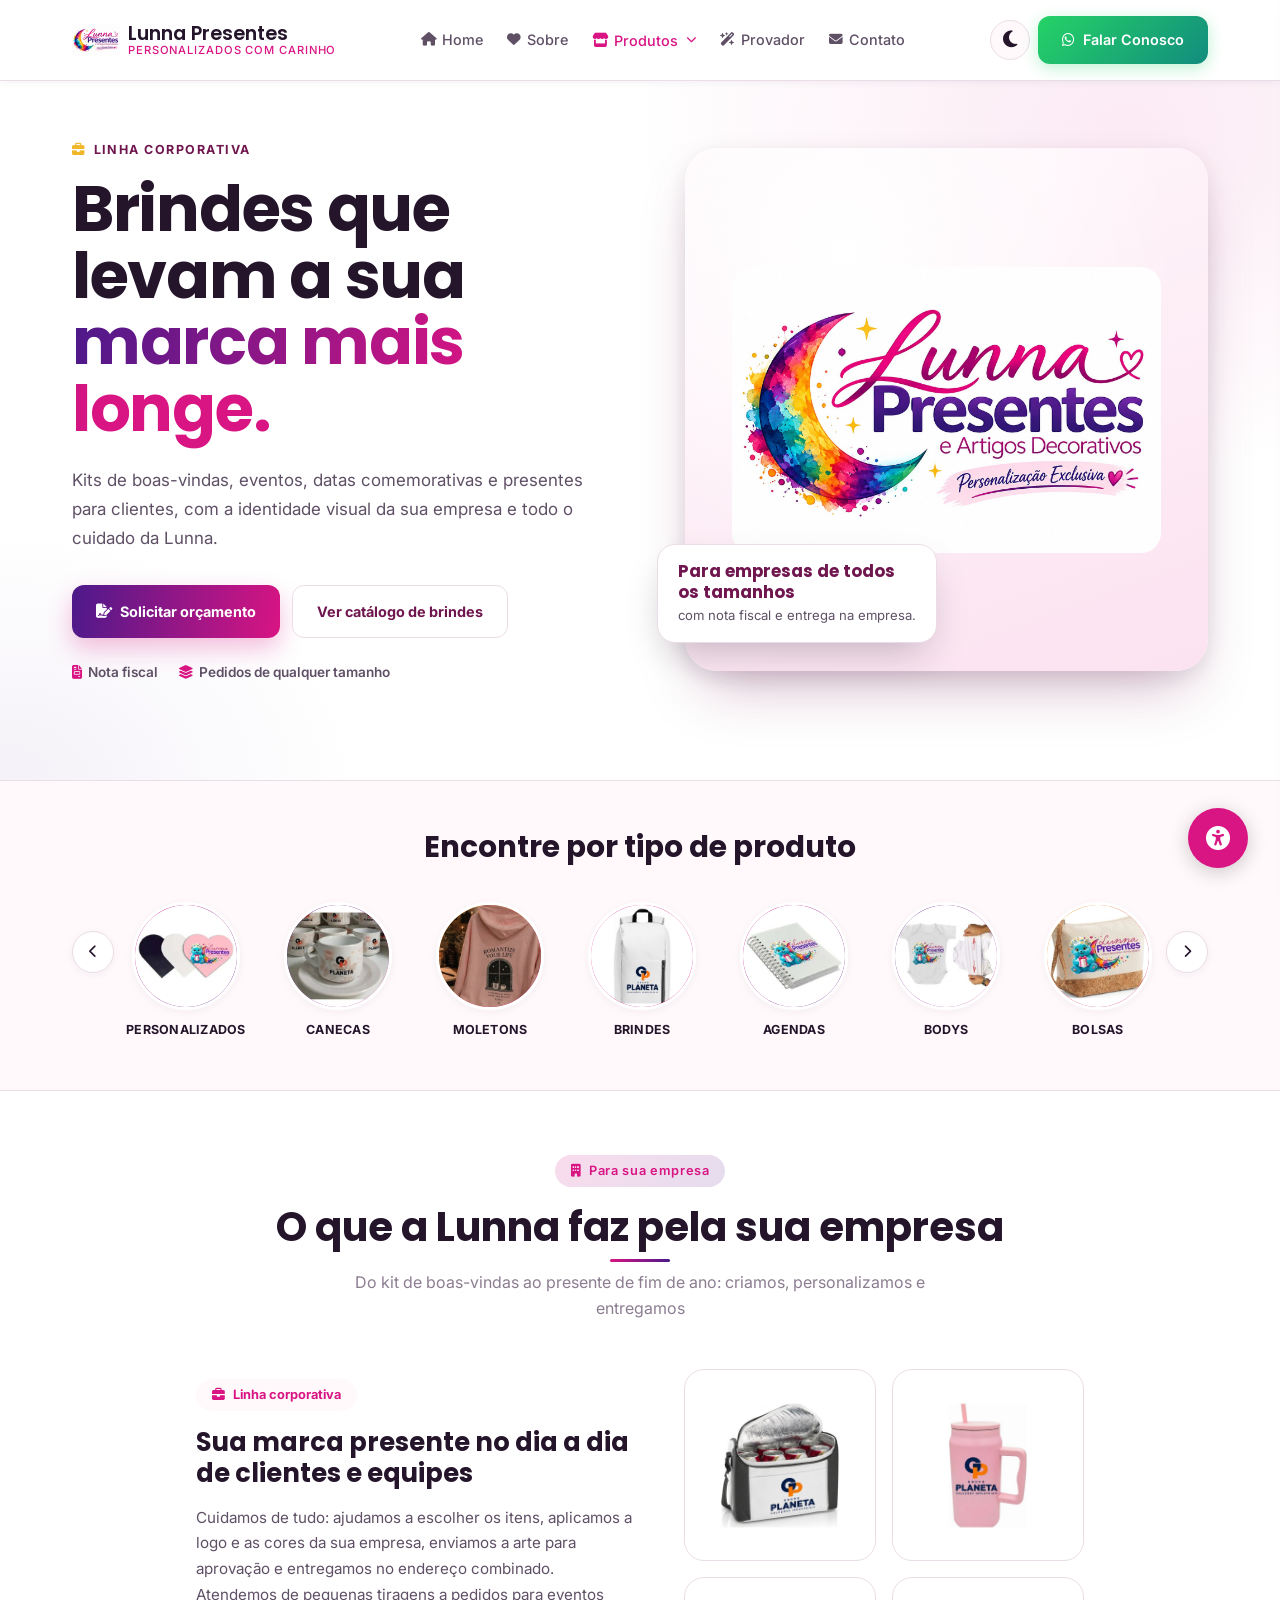
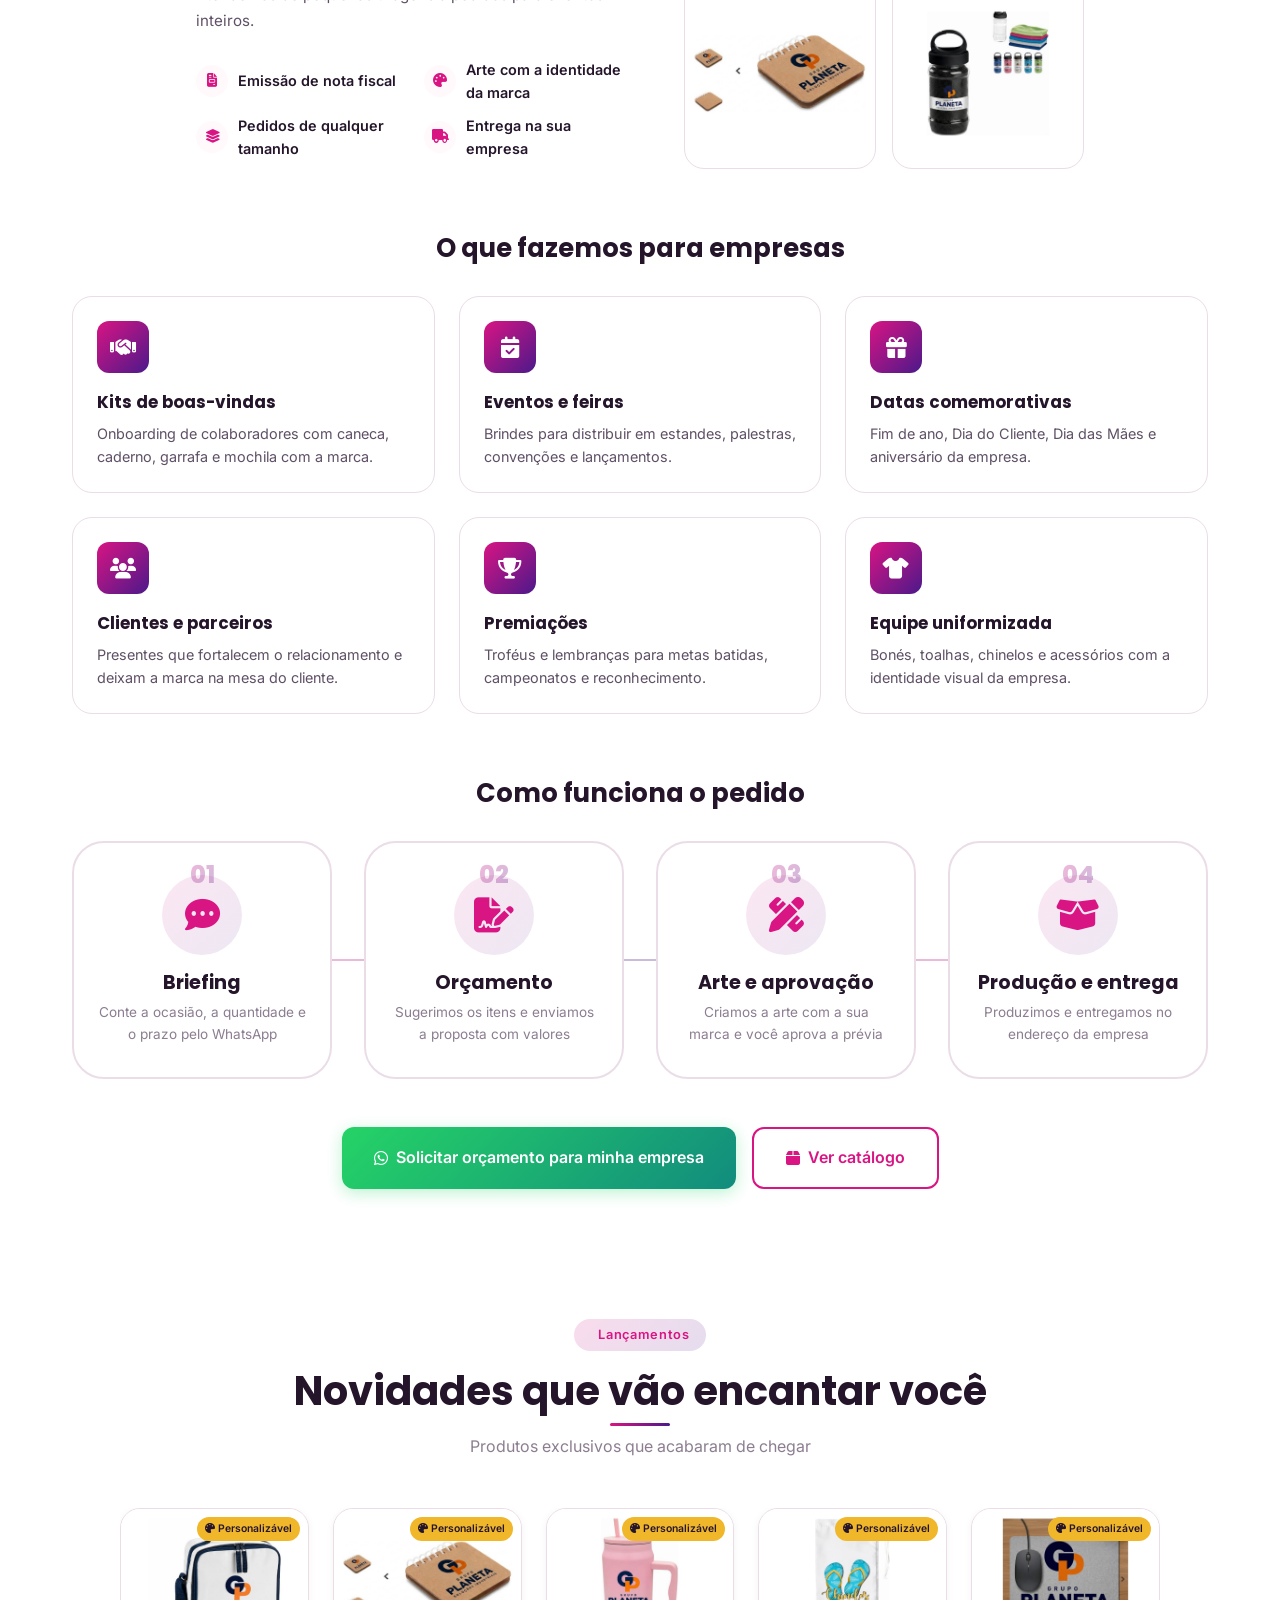
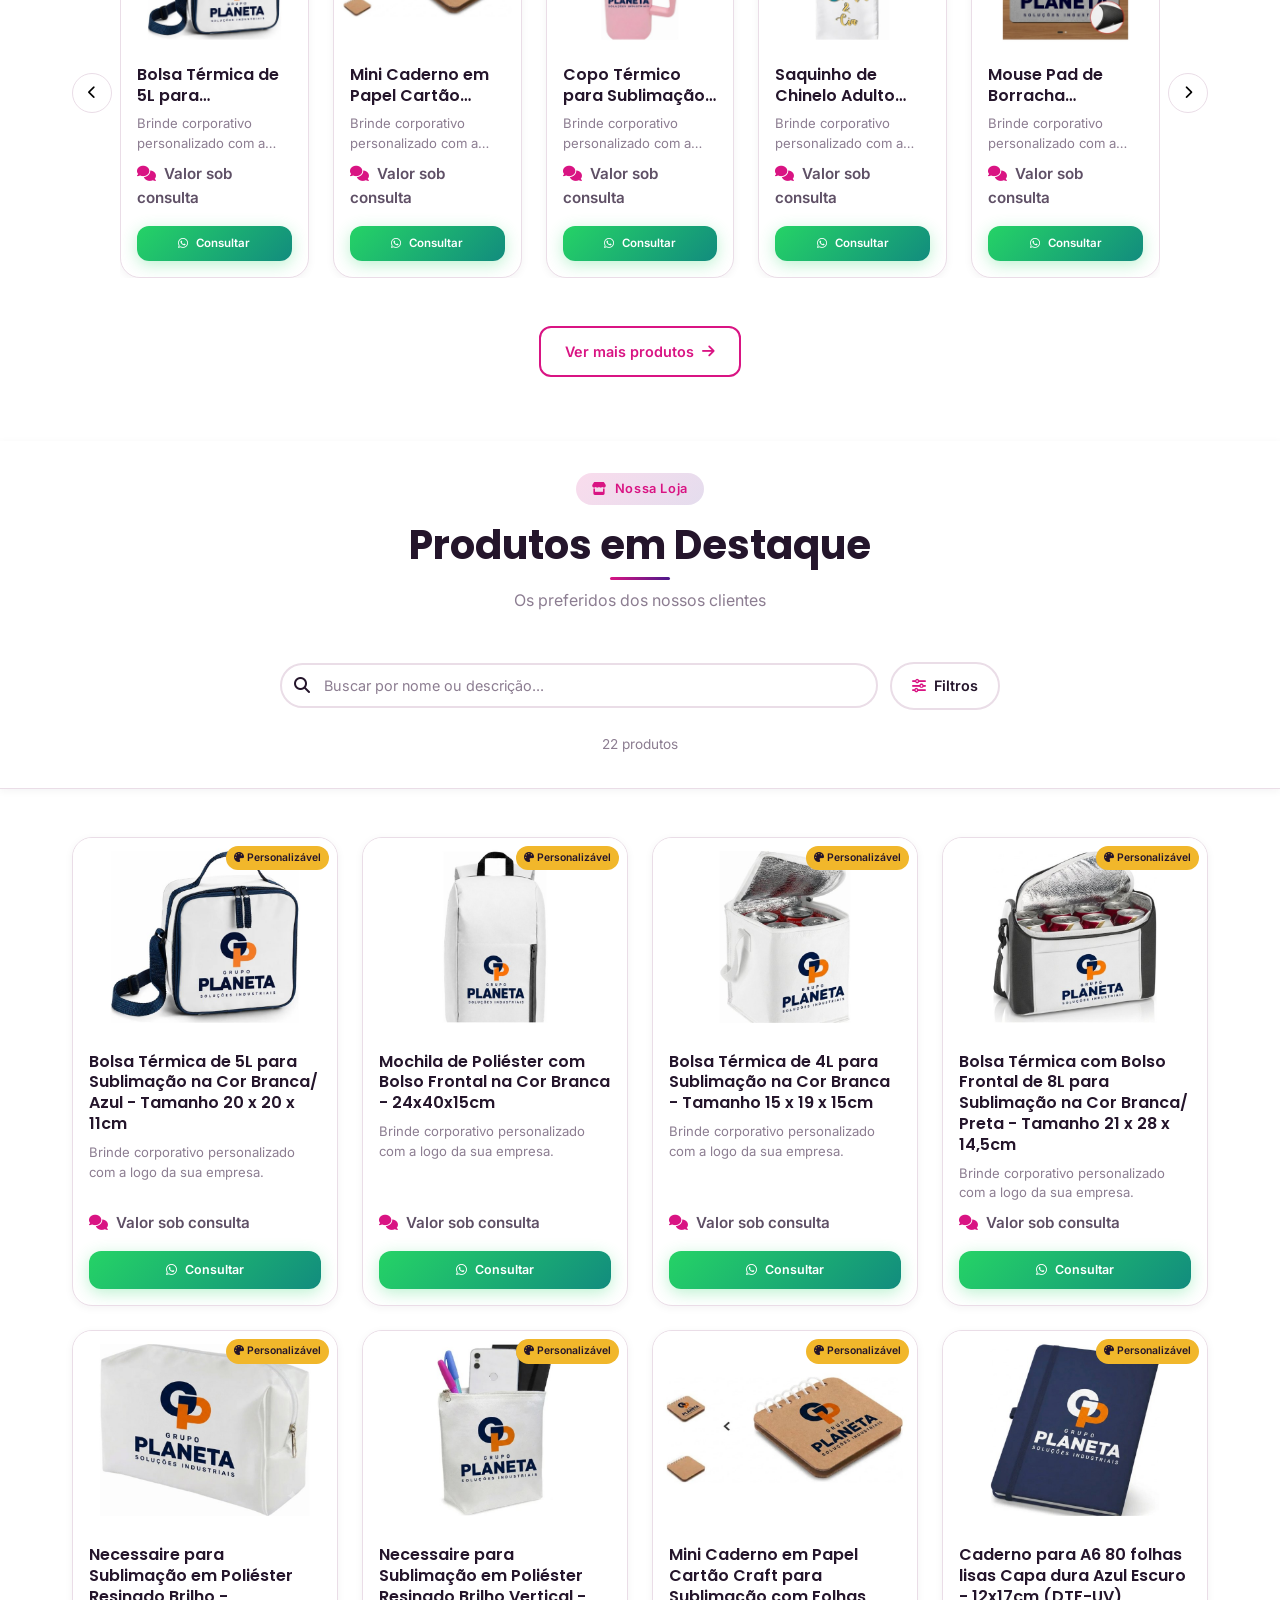
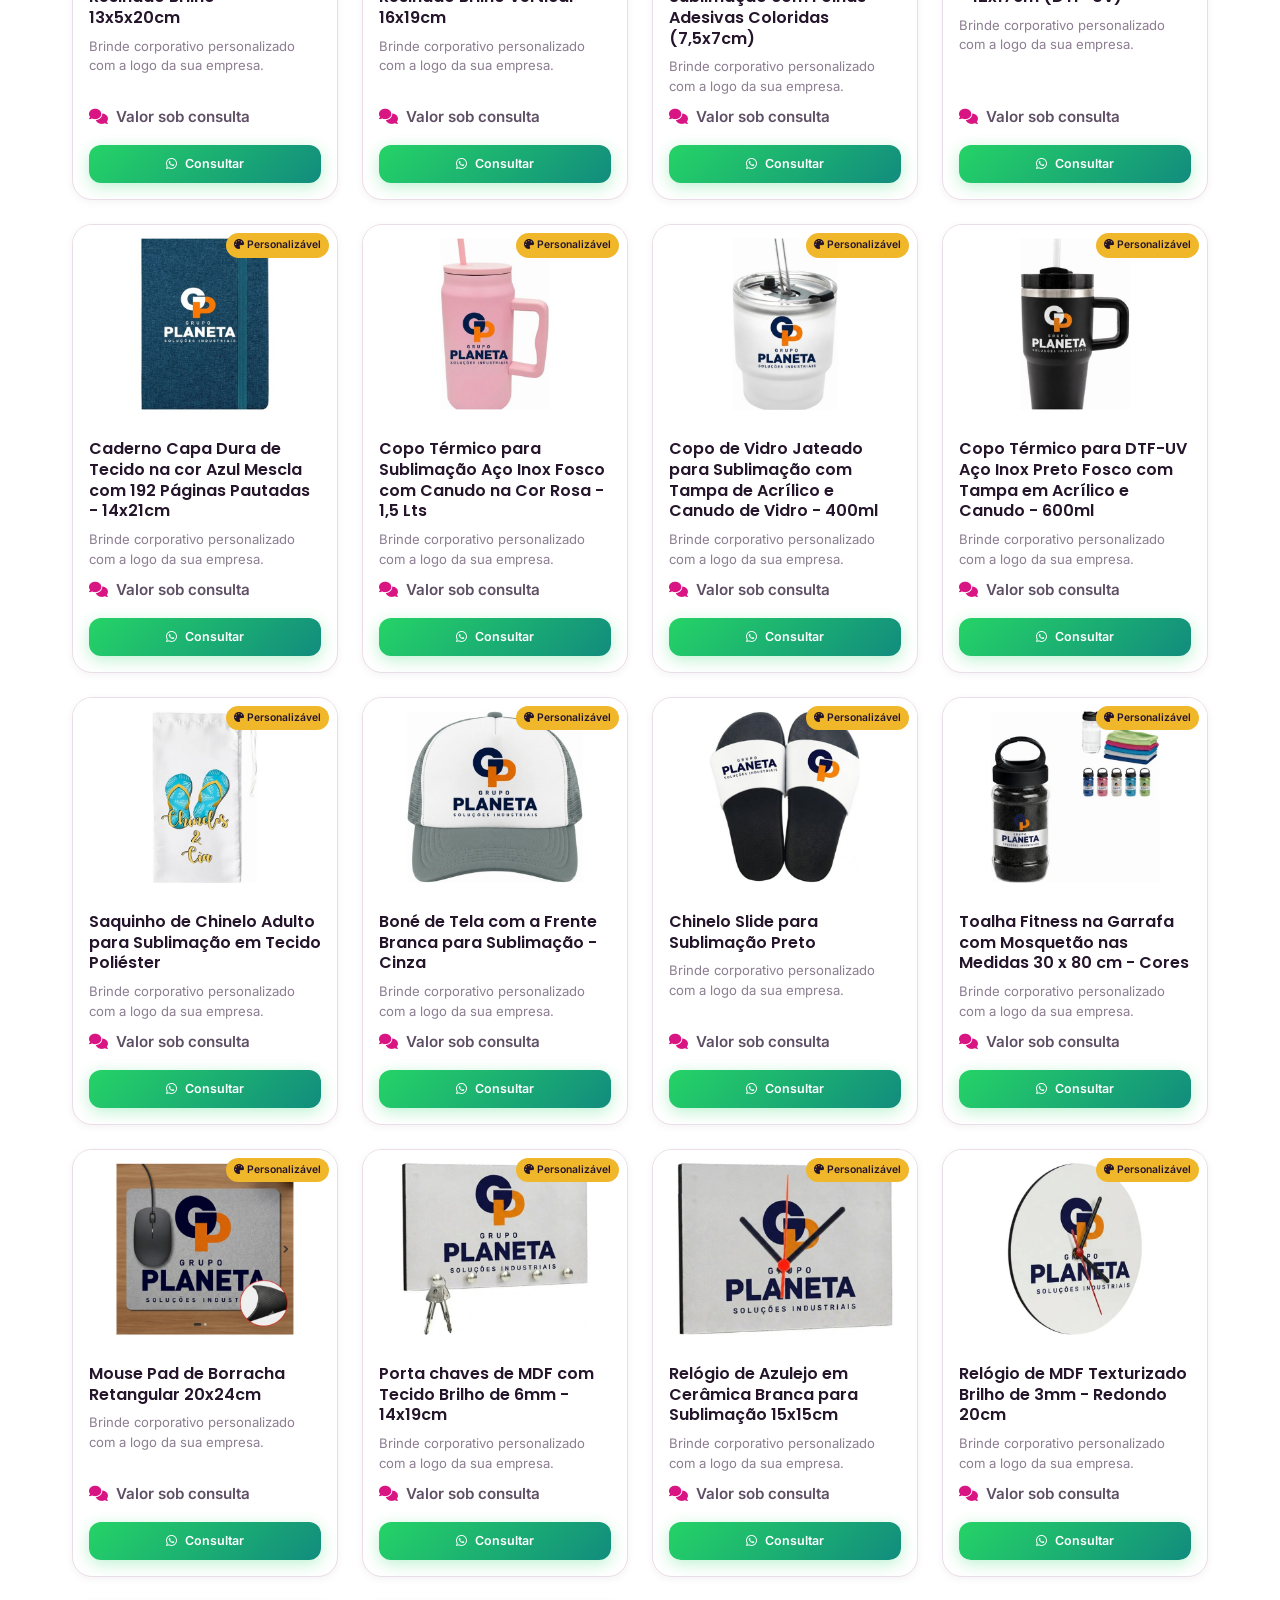
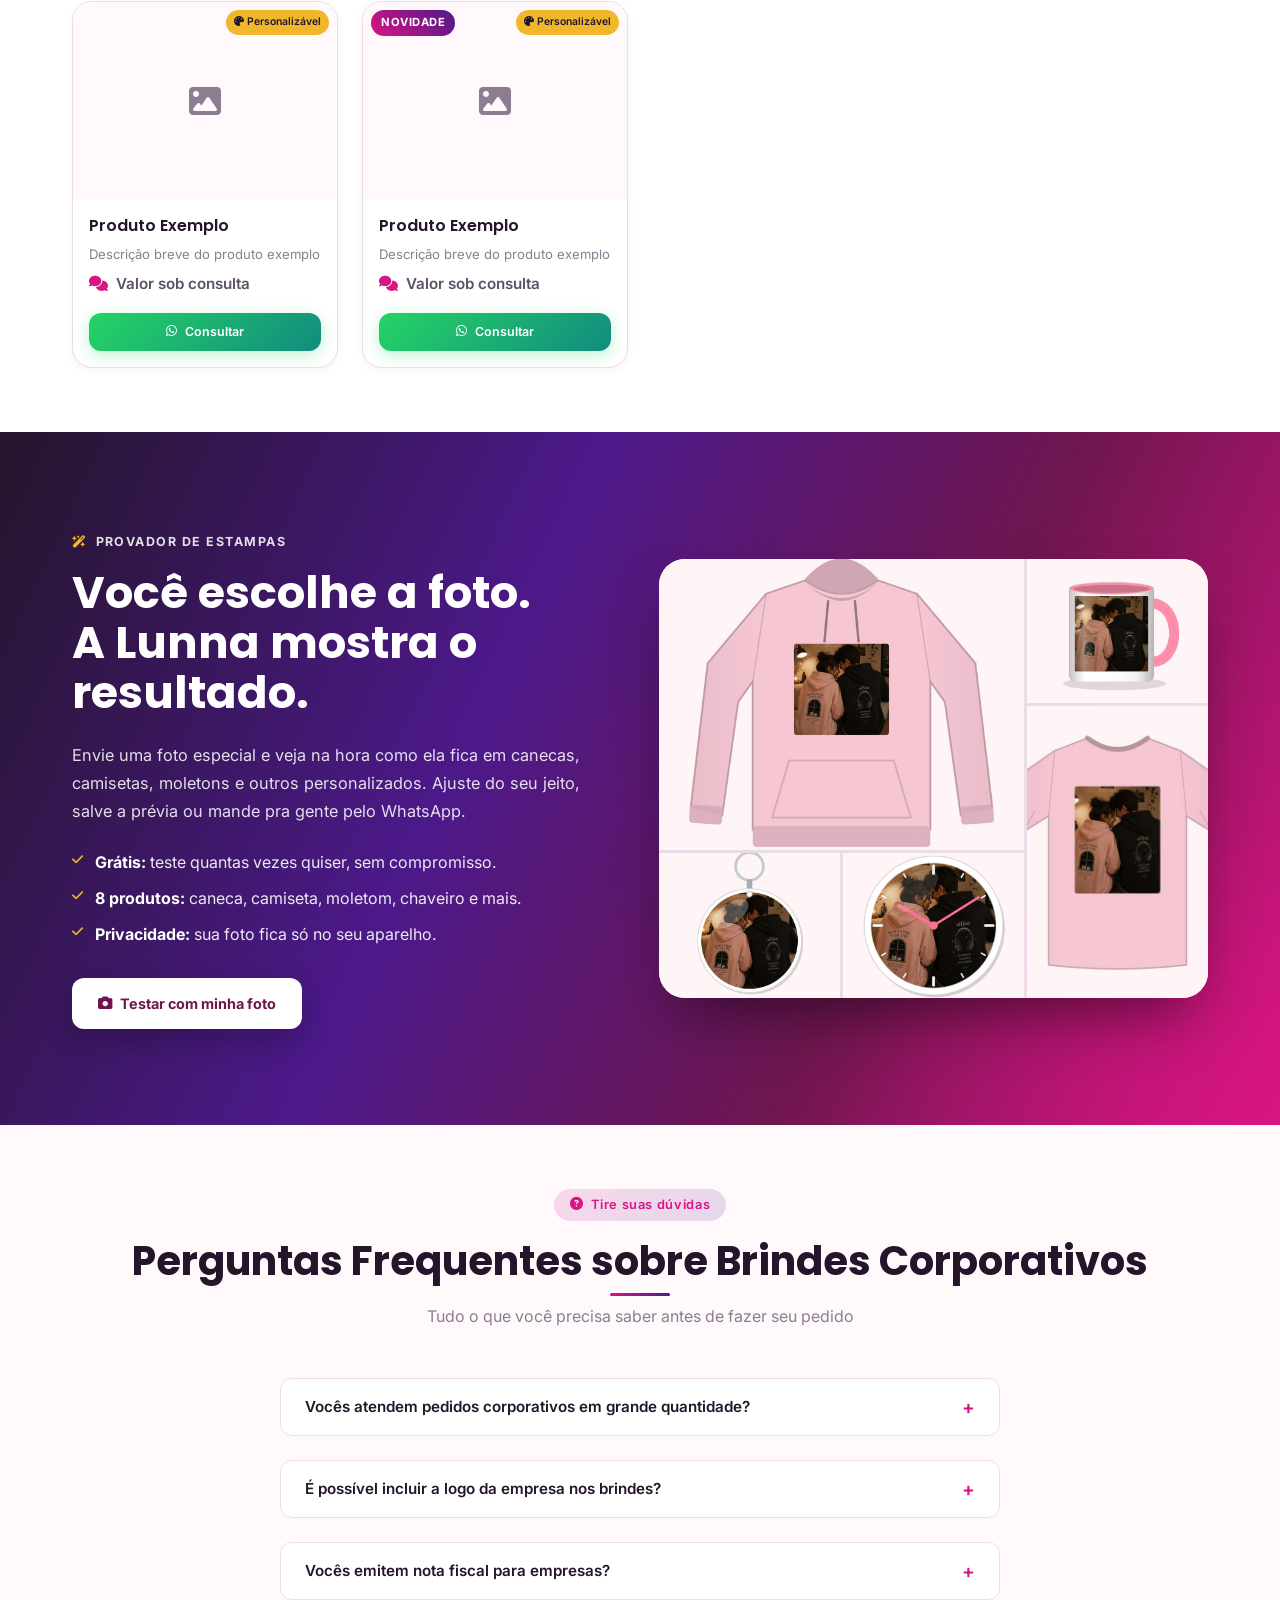
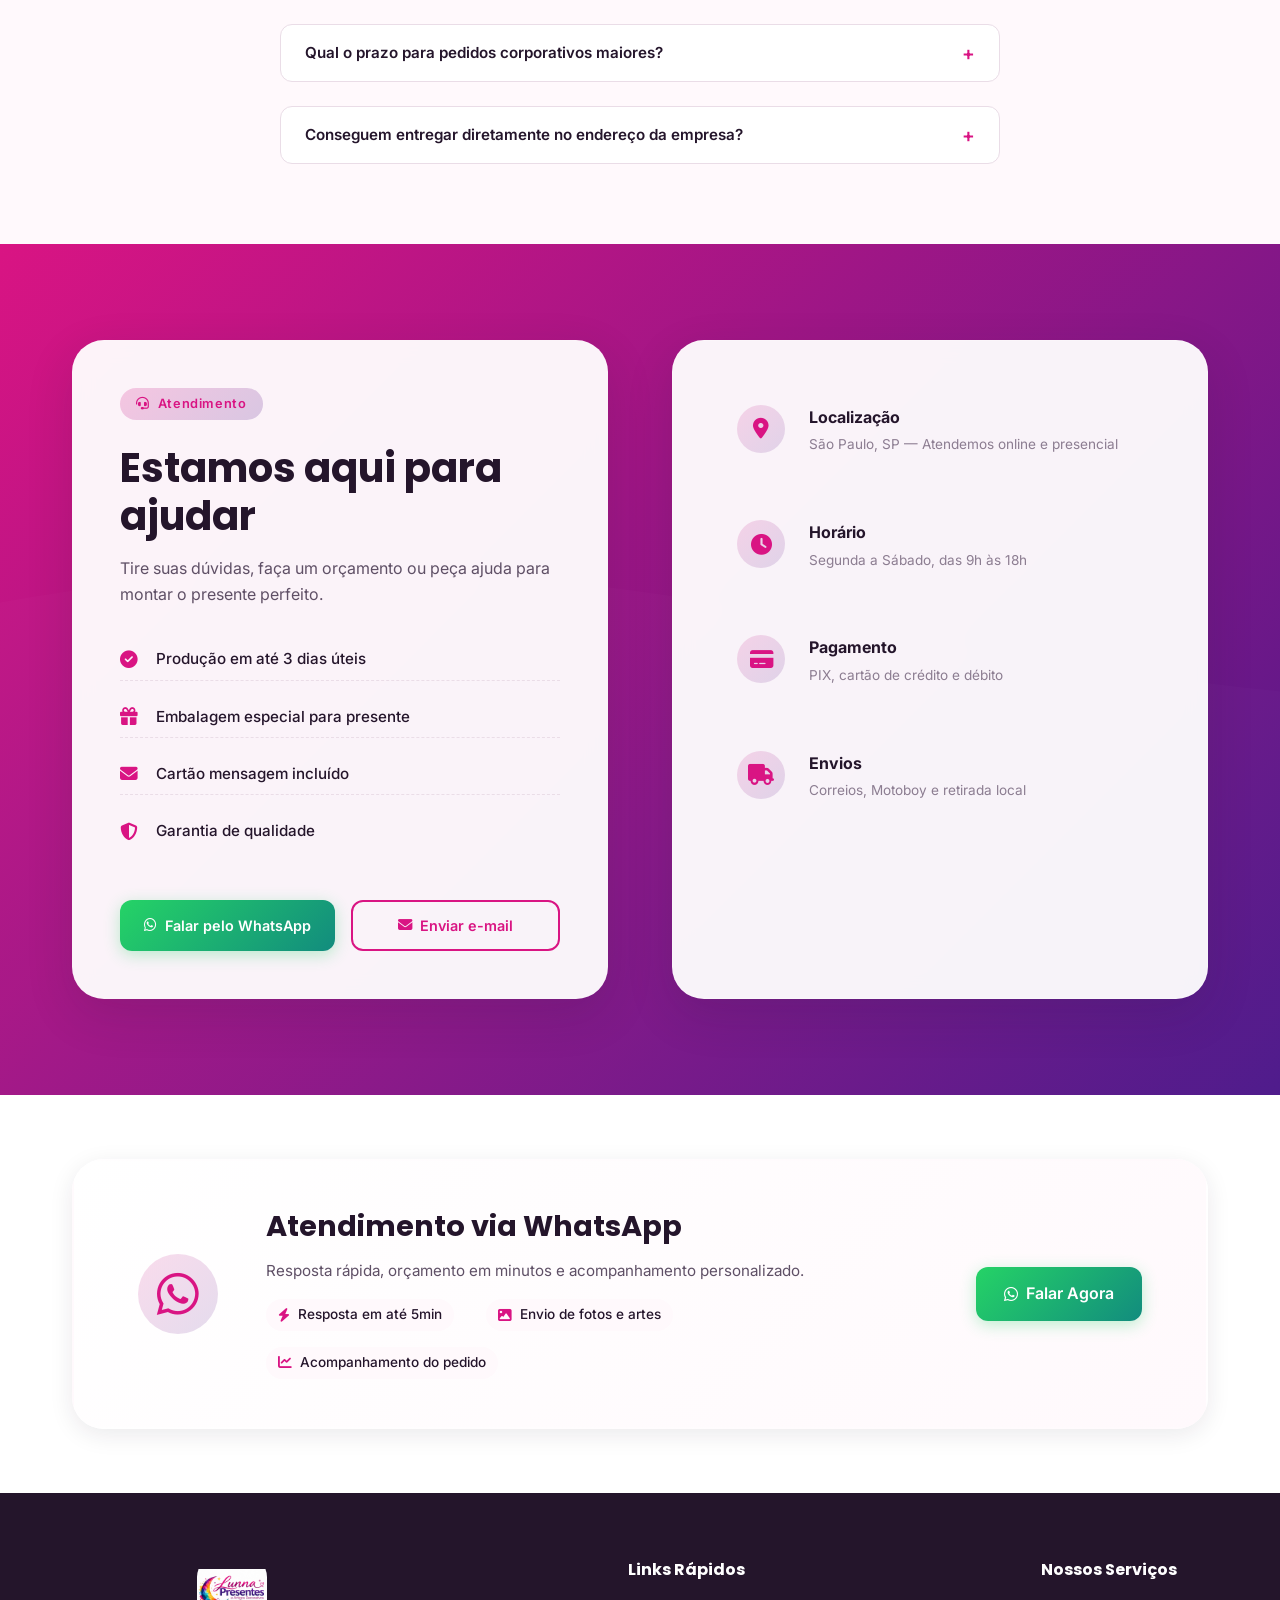
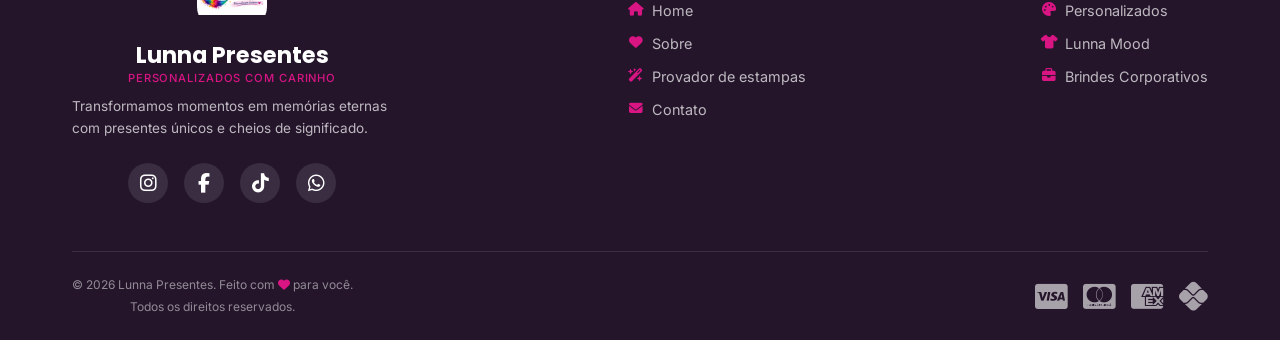
<file: pages/brindes-corporativos/brindes-corporativos.html>
<!DOCTYPE html>
<html lang="pt-BR">

<head>
  <meta charset="UTF-8" />
  <meta name="viewport" content="width=device-width, initial-scale=1.0" />
  <meta name="description"
    content="Brindes corporativos da Lunna — presentes e cestas para valorizar clientes, parceiros e equipes." />
  <meta name="keywords" content="brindes corporativos, cestas corporativas, presentes empresariais" />
  <meta name="author" content="Lunna Presentes" />
  <title>Brindes Corporativos | Lunna Presentes</title>

  <!-- Font Awesome -->
  <link rel="stylesheet" href="https://cdnjs.cloudflare.com/ajax/libs/font-awesome/6.5.1/css/all.min.css" />

  <!-- Google Fonts -->
  <link
    href="https://fonts.googleapis.com/css2?family=Inter:opsz,wght@14..32,300..700&family=Poppins:wght@400;500;600;700;800&family=Quicksand:wght@400;500;600;700&display=swap"
    rel="stylesheet" />

  <!-- CSS -->
  <link rel="stylesheet" href="../../index.css" />
  <link rel="stylesheet" href="../../themes/themes.css">
  <link rel="stylesheet" href="../../pages/home/home.css" />
  <link rel="stylesheet" href="brindes-corporativos.css" />

  <link rel="stylesheet" href="../../components/categorias-carrossel/categorias-carrossel.css" />
  <link rel="stylesheet" href="../../components/catalogo/catalogo.css" />
  <link rel="stylesheet" href="../../components/cta-estampa/cta-estampa.css" />

  <link rel="stylesheet" href="../../components/page-hero/page-hero.css" />
  <!-- JavaScript -->
  <script src="../../data/produtos.data.js" defer></script>
  <script src="../../data/servicos.data.js" defer></script>
  <script src="../../themes/themes.js"></script>
  <script src="../../data/configs.data.js" defer></script>
  <script src="../../index.js" defer></script>
  <script src="../../pages/home/carousel-shared.js" defer></script>
  <script src="servico-pagina.js" defer></script>
  <script src="../../components/catalogo/catalogo.js" defer></script>

  <script src="../../components/categorias-carrossel/categorias-carrossel.js" defer></script>
  <script src="../../components/cta-estampa/cta-estampa.js" defer></script>

  <!-- Sistema de Acessibilidade -->
  <script src="../../accessibility/accessibility.js" defer></script>
  <link rel="stylesheet" href="../../accessibility/accessibility.css">

  <!-- Favicon -->
  <link rel="icon" type="image/png" href="../../assets/icons/favicon.png" />
</head>

<body data-servico="brindes-corporativos">

  <!-- HEADER + MENU MOBILE (HTML fixo) -->
    <header class="site-header" role="banner">
      <div class="header-inner">
        <a href="../../index.html" class="header-logo" aria-label="Lunna Presentes — página inicial">
          <div class="logo-icon" aria-hidden="true">
            <img src="../../assets/images/logo_lunna_presentes.jpeg" alt="Lunna Presentes Logo" class="logo-img" />
          </div>
          <div class="logo-text">
            Lunna Presentes
            <span>Personalizados com carinho</span>
          </div>
        </a>

        <nav class="header-nav" role="navigation" aria-label="Menu principal">
          <a href="../../index.html"><i class="fas fa-home"></i> Home</a>
          <a href="../../pages/about/about.html"><i class="fas fa-heart"></i> Sobre</a>
          <div class="nav-dropdown">
            <button class="nav-dropdown-trigger active" aria-expanded="false" aria-haspopup="true">
              <i class="fas fa-store"></i> Produtos <i class="fas fa-chevron-down"></i>
            </button>
            <div class="nav-dropdown-menu" role="menu">
              <a href="../../pages/personalizados/personalizados.html" role="menuitem"><i class="fas fa-palette"></i> Personalizados</a>
              <a href="../../pages/roupas/roupas.html" role="menuitem"><i class="fas fa-shirt"></i> Lunna Mood</a>
              <a href="../../pages/brindes-corporativos/brindes-corporativos.html" class="active" role="menuitem"><i class="fas fa-briefcase"></i> Brindes Corporativos</a>
            </div>
          </div>
          <a href="../../pages/provador/provador.html"><i class="fas fa-wand-magic-sparkles"></i> Provador</a>
          <a href="../../pages/contact/contact.html"><i class="fas fa-envelope"></i> Contato</a>
        </nav>

        <div class="header-actions">
          <button class="theme-toggle" aria-label="Ativar modo escuro">
            <i class="fas fa-moon"></i>
          </button>
          <a href="https://wa.me/5511999999999?text=Ol%C3%A1!%20Gostaria%20de%20saber%20mais%20sobre%20os%20produtos%20personalizados%20da%20Lunna%20Presentes." id="header-whatsapp" class="btn btn-whatsapp header-cta" target="_blank" rel="noopener"
            aria-label="Solicitar orçamento pelo WhatsApp">
            <i class="fab fa-whatsapp"></i> Falar Conosco
          </a>
          <button class="hamburger" aria-label="Abrir menu" aria-expanded="false" aria-controls="mobile-menu">
            <span></span><span></span><span></span>
          </button>
        </div>
      </div>
    </header>

  <nav class="mobile-menu" id="mobile-menu" aria-label="Menu mobile" role="navigation">
      <a href="../../index.html" data-nav><i class="fas fa-home"></i> Home</a>
      <a href="../../pages/about/about.html" data-nav><i class="fas fa-heart"></i> Sobre</a>
      <div class="mobile-nav-group">
        <button class="mobile-nav-group-trigger" aria-expanded="false" aria-controls="mobile-produtos-submenu">
          <i class="fas fa-store"></i> Produtos <i class="fas fa-chevron-down"></i>
        </button>
        <div class="mobile-nav-submenu" id="mobile-produtos-submenu">
          <a href="../../pages/personalizados/personalizados.html" data-nav><i class="fas fa-palette"></i> Personalizados</a>
          <a href="../../pages/roupas/roupas.html" data-nav><i class="fas fa-shirt"></i> Lunna Mood</a>
          <a href="../../pages/brindes-corporativos/brindes-corporativos.html" class="active" data-nav><i class="fas fa-briefcase"></i> Brindes Corporativos</a>
        </div>
      </div>
      <a href="../../pages/provador/provador.html" data-nav><i class="fas fa-wand-magic-sparkles"></i> Provador de estampas</a>
      <a href="../../pages/contact/contact.html" data-nav><i class="fas fa-envelope"></i> Contato</a>
      <div class="mobile-cta">
        <a href="https://wa.me/5511999999999?text=Ol%C3%A1!%20Gostaria%20de%20saber%20mais%20sobre%20os%20produtos%20personalizados%20da%20Lunna%20Presentes." id="mobile-whatsapp" class="btn btn-whatsapp" target="_blank" rel="noopener">
          <i class="fab fa-whatsapp"></i> Solicitar Orçamento
        </a>
      </div>
    </nav>

  <div class="header-spacer"></div>

  <main>
    <!-- TOPO DA PÁGINA (components/page-hero) -->
    <section class="page-hero" aria-labelledby="page-hero-title">
      <div class="container page-hero-grid">
        <div class="page-hero-texto">
          <span class="page-hero-eyebrow"><i class="fas fa-briefcase"></i> Linha corporativa</span>
          <h1 id="page-hero-title">Brindes que levam a sua <em>marca mais longe.</em></h1>
          <p>Kits de boas-vindas, eventos, datas comemorativas e presentes para clientes, com a identidade visual da sua empresa e todo o cuidado da Lunna.</p>
          <div class="page-hero-acoes">
            <a href="#" class="btn btn-hero-principal" data-wa-empresas><i class="fas fa-file-signature"></i> Solicitar orçamento</a>
            <a href="#catalogo" class="btn btn-hero-secundario">Ver catálogo de brindes</a>
          </div>
          <ul class="page-hero-selos">
            <li><i class="fas fa-file-invoice"></i> Nota fiscal</li>
            <li><i class="fas fa-layer-group"></i> Pedidos de qualquer tamanho</li>
          </ul>
        </div>
        <div class="page-hero-visual">
          <div class="page-hero-moldura page-hero-moldura--logo">
            <img src="../../assets/images/logo_lunna_presentes.jpeg" alt="Logo Lunna Presentes" />
          </div>
          <div class="page-hero-selo">
            <strong>Para empresas de todos os tamanhos</strong>
            <span>com nota fiscal e entrega na empresa.</span>
          </div>
        </div>
      </div>
    </section>

    <!-- CARROSSEL DE TIPOS DE PRODUTO (components/categorias-carrossel) -->
    <section class="section-cat-circ" data-categorias-carrossel data-base="../../" aria-label="Tipos de produto"></section>

    <!-- PARA SUA EMPRESA: apresentação do serviço corporativo -->
    <section class="section-empresas" aria-labelledby="empresas-title">
      <div class="container">
        <div class="section-header reveal">
          <span class="section-badge"><i class="fas fa-building"></i> Para sua empresa</span>
          <h2 class="section-title" id="empresas-title">O que a Lunna faz pela sua empresa</h2>
          <p class="section-subtitle">Do kit de boas-vindas ao presente de fim de ano: criamos, personalizamos e entregamos</p>
        </div>

        <div class="servico-intro reveal">
          <div class="servico-intro-texto">
            <span class="servico-intro-badge"><i class="fas fa-briefcase"></i> Linha corporativa</span>
            <h3>Sua marca presente no dia a dia de clientes e equipes</h3>
            <p>Cuidamos de tudo: ajudamos a escolher os itens, aplicamos a logo e as cores da sua empresa, enviamos a arte para aprovação e entregamos no endereço combinado. Atendemos de pequenas tiragens a pedidos para eventos inteiros.</p>
            <ul class="empresas-vantagens">
              <li><i class="fas fa-file-invoice"></i> Emissão de nota fiscal</li>
              <li><i class="fas fa-palette"></i> Arte com a identidade da marca</li>
              <li><i class="fas fa-layer-group"></i> Pedidos de qualquer tamanho</li>
              <li><i class="fas fa-truck"></i> Entrega na sua empresa</li>
            </ul>
          </div>
          <div class="servico-intro-imagens">
            <div class="servico-intro-img"><img src="../../assets/images/produtos/bolsa-termica-com-bolso-frontal-de-8l-para-sublimacao-na-cor-branca-pr.jpg" alt="Bolsa térmica com a logo de uma empresa" loading="lazy" /></div>
            <div class="servico-intro-img"><img src="../../assets/images/produtos/copo-termico-para-sublimacao-aco-inox-fosco-com-canudo-na-cor-rosa-1-5.jpg" alt="Copo térmico personalizado com logo" loading="lazy" /></div>
            <div class="servico-intro-img"><img src="../../assets/images/produtos/mini-caderno-em-papel-cartao-craft-para-sublimacao-com-folhas-adesivas.jpg" alt="Mini caderno corporativo" loading="lazy" /></div>
            <div class="servico-intro-img"><img src="../../assets/images/produtos/toalha-fitness-na-garrafa-com-mosquetao-nas-medidas-30-x-80-cm-cores.jpg" alt="Toalha fitness com a marca da empresa" loading="lazy" /></div>
          </div>
        </div>

        <h3 class="empresas-subtitulo reveal">O que fazemos para empresas</h3>
        <div class="empresas-grid">
          <article class="empresas-card reveal">
            <span class="empresas-card-icon"><i class="fas fa-handshake"></i></span>
            <h4>Kits de boas-vindas</h4>
            <p>Onboarding de colaboradores com caneca, caderno, garrafa e mochila com a marca.</p>
          </article>
          <article class="empresas-card reveal">
            <span class="empresas-card-icon"><i class="fas fa-calendar-check"></i></span>
            <h4>Eventos e feiras</h4>
            <p>Brindes para distribuir em estandes, palestras, convenções e lançamentos.</p>
          </article>
          <article class="empresas-card reveal">
            <span class="empresas-card-icon"><i class="fas fa-gift"></i></span>
            <h4>Datas comemorativas</h4>
            <p>Fim de ano, Dia do Cliente, Dia das Mães e aniversário da empresa.</p>
          </article>
          <article class="empresas-card reveal">
            <span class="empresas-card-icon"><i class="fas fa-users"></i></span>
            <h4>Clientes e parceiros</h4>
            <p>Presentes que fortalecem o relacionamento e deixam a marca na mesa do cliente.</p>
          </article>
          <article class="empresas-card reveal">
            <span class="empresas-card-icon"><i class="fas fa-trophy"></i></span>
            <h4>Premiações</h4>
            <p>Troféus e lembranças para metas batidas, campeonatos e reconhecimento.</p>
          </article>
          <article class="empresas-card reveal">
            <span class="empresas-card-icon"><i class="fas fa-shirt"></i></span>
            <h4>Equipe uniformizada</h4>
            <p>Bonés, toalhas, chinelos e acessórios com a identidade visual da empresa.</p>
          </article>
        </div>

        <h3 class="empresas-subtitulo reveal">Como funciona o pedido</h3>
        <div class="processo-grid empresas-processo">
          <div class="processo-card reveal">
            <div class="processo-number">01</div>
            <div class="processo-icon"><i class="fas fa-comment-dots"></i></div>
            <h3>Briefing</h3>
            <p>Conte a ocasião, a quantidade e o prazo pelo WhatsApp</p>
          </div>
          <div class="processo-card reveal">
            <div class="processo-number">02</div>
            <div class="processo-icon"><i class="fas fa-file-signature"></i></div>
            <h3>Orçamento</h3>
            <p>Sugerimos os itens e enviamos a proposta com valores</p>
          </div>
          <div class="processo-card reveal">
            <div class="processo-number">03</div>
            <div class="processo-icon"><i class="fas fa-pen-ruler"></i></div>
            <h3>Arte e aprovação</h3>
            <p>Criamos a arte com a sua marca e você aprova a prévia</p>
          </div>
          <div class="processo-card reveal">
            <div class="processo-number">04</div>
            <div class="processo-icon"><i class="fas fa-box-open"></i></div>
            <h3>Produção e entrega</h3>
            <p>Produzimos e entregamos no endereço da empresa</p>
          </div>
        </div>

        <div class="empresas-acao reveal">
          <a href="#" id="empresas-whatsapp" class="btn btn-whatsapp btn-lg" target="_blank" rel="noopener"><i class="fab fa-whatsapp"></i> Solicitar orçamento para minha empresa</a>
          <a href="#catalogo" class="btn btn-outline btn-lg"><i class="fas fa-box"></i> Ver catálogo</a>
        </div>
      </div>
    </section>


    <!-- SEÇÃO DE "NOVIDADES" -->
    <section class="section-novidades" aria-labelledby="novidades-title">
      <div class="container">
        <div class="section-header reveal">
          <span class="section-badge"><i class="fas fa-sparkle"></i> Lançamentos</span>
          <h2 class="section-title" id="novidades-title">Novidades que vão encantar você</h2>
          <p class="section-subtitle">Produtos exclusivos que acabaram de chegar</p>
        </div>

        <div class="carousel-wrapper" role="region" aria-label="Carrossel de novidades">
          <button class="carousel-btn carousel-prev" id="servico-novidades-prev" aria-label="Produto anterior">
            <i class="fas fa-chevron-left"></i>
          </button>
          <div class="carousel-track-wrapper">
            <div class="carousel-track" id="servico-novidades-track" role="list"></div>
          </div>
          <button class="carousel-btn carousel-next" id="servico-novidades-next" aria-label="Próximo produto">
            <i class="fas fa-chevron-right"></i>
          </button>
        </div>

        <div class="carousel-dots" id="servico-novidades-dots" role="tablist" aria-label="Indicadores do carrossel"></div>
        <div class="carousel-ver-mais">
          <a href="#catalogo" class="btn btn-outline">Ver mais produtos <i class="fas fa-arrow-right"></i></a>
        </div>
      </div>
    </section>

    <!-- SEÇÃO DE "DESTAQUE" -->
    <section class="products-controls" id="catalogo" aria-label="Busca e filtros de produtos">
      <div class="container">
        <div class="section-header reveal">
          <span class="section-badge"><i class="fas fa-store"></i> Nossa Loja</span>
          <h2 class="section-title">Produtos em Destaque</h2>
          <p class="section-subtitle">Os preferidos dos nossos clientes</p>
        </div>

        <div class="controls-inner">
          <!-- Busca -->
          <div class="search-wrapper">
            <label for="product-search" class="sr-only">Buscar produtos</label>
            <span class="search-icon" aria-hidden="true"><i class="fas fa-magnifying-glass"></i></span>
            <input type="search" id="product-search" class="search-input" placeholder="Buscar por nome ou descrição..."
              autocomplete="off" aria-label="Buscar produtos" />
            <button class="search-clear" id="search-clear" aria-label="Limpar busca" hidden><i class="fas fa-times"></i></button>
          </div>

          <!-- Filtros de categoria (dentro do serviço Brindes Corporativos) -->
          <div class="filters-row" role="group" aria-label="Filtrar por categoria">
            <button class="filter-pill active" data-category="all" aria-pressed="true">
              Todos
              <span class="filter-count" id="count-all">0</span>
            </button>
            <button class="filter-pill" data-category="corp-bolsas" aria-pressed="false">
              <i class="fas fa-bag-shopping"></i> Bolsas, Mochilas e Necessáires
              <span class="filter-count" id="count-corp-bolsas">0</span>
            </button>
            <button class="filter-pill" data-category="corp-cadernos" aria-pressed="false">
              <i class="fas fa-book"></i> Cadernos
              <span class="filter-count" id="count-corp-cadernos">0</span>
            </button>
            <button class="filter-pill" data-category="corp-copos" aria-pressed="false">
              <i class="fas fa-mug-saucer"></i> Copos e Garrafas Térmicas
              <span class="filter-count" id="count-corp-copos">0</span>
            </button>
            <button class="filter-pill" data-category="corp-vestuario" aria-pressed="false">
              <i class="fas fa-shoe-prints"></i> Bonés, Chinelos e Toalhas
              <span class="filter-count" id="count-corp-vestuario">0</span>
            </button>
            <button class="filter-pill" data-category="corp-escritorio" aria-pressed="false">
              <i class="fas fa-clock"></i> Escritório e Decoração
              <span class="filter-count" id="count-corp-escritorio">0</span>
            </button>
            <button class="filter-pill" data-category="cestas" aria-pressed="false">
              <i class="fas fa-basket-shopping"></i> Cestas
              <span class="filter-count" id="count-cestas">0</span>
            </button>
          </div>

          <!-- Status de resultados -->
          <div class="results-status">
            <span id="results-count" aria-live="polite" aria-atomic="true">
              Carregando produtos...
            </span>
            <button class="clear-filters-btn" id="clear-filters" hidden>
              <i class="fas fa-times"></i> Limpar filtros
            </button>
          </div>
        </div>
      </div>
    </section>

    <!-- GRID DE PRODUTOS -->
    <section class="products-catalog" aria-labelledby="catalog-title">
      <div class="container">
        <h2 class="sr-only" id="catalog-title">Catálogo de brindes corporativos</h2>

        <!-- Estado de loading -->
        <div class="products-loading" id="products-loading" aria-live="polite">
          <div class="loading-grid">
            <div class="skeleton-card">
              <div class="skeleton" style="aspect-ratio:4/3;border-radius:12px"></div>
              <div style="padding:16px">
                <div class="skeleton" style="height:16px;margin-bottom:8px;width:80%"></div>
                <div class="skeleton" style="height:12px;width:60%"></div>
              </div>
            </div>
            <div class="skeleton-card">
              <div class="skeleton" style="aspect-ratio:4/3;border-radius:12px"></div>
              <div style="padding:16px">
                <div class="skeleton" style="height:16px;margin-bottom:8px;width:80%"></div>
                <div class="skeleton" style="height:12px;width:60%"></div>
              </div>
            </div>
            <div class="skeleton-card">
              <div class="skeleton" style="aspect-ratio:4/3;border-radius:12px"></div>
              <div style="padding:16px">
                <div class="skeleton" style="height:16px;margin-bottom:8px;width:80%"></div>
                <div class="skeleton" style="height:12px;width:60%"></div>
              </div>
            </div>
          </div>
        </div>

        <!-- Grid principal -->
        <div class="products-grid-full" id="products-grid" aria-live="polite" aria-label="Lista de produtos" role="list"
          hidden></div>

        <!-- Empty state -->
        <div class="products-empty" id="products-empty" hidden>
          <div class="empty-icon" aria-hidden="true"><i class="fas fa-magnifying-glass"></i></div>
          <h3>Nenhum produto encontrado</h3>
          <p>Tente buscar com outros termos ou explore outras categorias.</p>
          <button class="btn btn-primary" id="empty-reset">Ver todos os produtos</button>
        </div>
      </div>
    </section>

    <!-- CTA "VEJA SUA FOTO ESTAMPADA" (components/cta-estampa) -->
    <section class="section-cta-estampa" data-cta-estampa data-base="../../"></section>


    <!-- SEÇÃO DE "FAQ" (específico de Brindes Corporativos) -->
    <section class="section-faq" aria-labelledby="faq-title">
      <div class="container">
        <div class="section-header reveal">
          <span class="section-badge"><i class="fas fa-question-circle"></i> Tire suas dúvidas</span>
          <h2 class="section-title" id="faq-title">Perguntas Frequentes sobre Brindes Corporativos</h2>
          <p class="section-subtitle">Tudo o que você precisa saber antes de fazer seu pedido</p>
        </div>

        <div class="faq-list reveal" id="faq-list" role="list"></div>
      </div>
    </section>

    <!-- SEÇÃO DE "CONTATO" (mesmo CTA da Home) -->
    <section class="section-contato" id="contato" aria-labelledby="contato-title">
      <div class="container">
        <div class="contato-grid">
          <div class="contato-info reveal">
            <span class="section-badge"><i class="fas fa-headset"></i> Atendimento</span>
            <h2 id="contato-title">Estamos aqui para ajudar</h2>
            <p>Tire suas dúvidas, faça um orçamento ou peça ajuda para montar o presente perfeito.</p>
            <ul class="contato-list">
              <li><i class="fas fa-check-circle"></i> Produção em até 3 dias úteis</li>
              <li><i class="fas fa-gift"></i> Embalagem especial para presente</li>
              <li><i class="fas fa-envelope"></i> Cartão mensagem incluído</li>
              <li><i class="fas fa-shield-alt"></i> Garantia de qualidade</li>
            </ul>
            <div class="contato-actions">
              <a href="#" id="contato-whatsapp" class="btn btn-whatsapp" target="_blank" rel="noopener"
                aria-label="Falar pelo WhatsApp">
                <i class="fab fa-whatsapp"></i> Falar pelo WhatsApp
              </a>
              <a href="#" class="btn btn-outline">
                <i class="fas fa-envelope"></i> Enviar e-mail
              </a>
            </div>
          </div>
          <div class="contato-card reveal">
            <div class="contato-destaques">
              <div class="destaque-item">
                <span class="destaque-icon" aria-hidden="true"><i class="fas fa-map-marker-alt"></i></span>
                <div>
                  <strong>Localização</strong>
                  <p>São Paulo, SP — Atendemos online e presencial</p>
                </div>
              </div>
              <div class="destaque-item">
                <span class="destaque-icon" aria-hidden="true"><i class="fas fa-clock"></i></span>
                <div>
                  <strong>Horário</strong>
                  <p>Segunda a Sábado, das 9h às 18h</p>
                </div>
              </div>
              <div class="destaque-item">
                <span class="destaque-icon" aria-hidden="true"><i class="fas fa-credit-card"></i></span>
                <div>
                  <strong>Pagamento</strong>
                  <p>PIX, cartão de crédito e débito</p>
                </div>
              </div>
              <div class="destaque-item">
                <span class="destaque-icon" aria-hidden="true"><i class="fas fa-truck"></i></span>
                <div>
                  <strong>Envios</strong>
                  <p>Correios, Motoboy e retirada local</p>
                </div>
              </div>
            </div>
          </div>
        </div>
      </div>
    </section>

    <!-- ATENDIMENTO VIA WHATSAPP (HTML fixo) -->
      <section class="contact-banner" aria-labelledby="banner-title">
    <div class="container">
      <div class="banner-box reveal">
        <div class="banner-icon" aria-hidden="true">
          <i class="fab fa-whatsapp"></i>
        </div>
        <div class="banner-text">
          <h2 id="banner-title">Atendimento via WhatsApp</h2>
          <p>Resposta rápida, orçamento em minutos e acompanhamento personalizado.</p>
          <ul class="banner-lista">
            <li><i class="fas fa-bolt"></i> Resposta em até 5min</li>
            <li><i class="fas fa-image"></i> Envio de fotos e artes</li>
            <li><i class="fas fa-chart-line"></i> Acompanhamento do pedido</li>
          </ul>
        </div>
        <a href="https://wa.me/5511999999999?text=Ol%C3%A1!%20Gostaria%20de%20saber%20mais%20sobre%20os%20produtos%20personalizados%20da%20Lunna%20Presentes." id="banner-whatsapp" class="btn btn-whatsapp btn-lg" target="_blank" rel="noopener">
          <i class="fab fa-whatsapp"></i> Falar Agora
        </a>
      </div>
    </div>
  </section>
  </main>

  <!-- RODAPÉ (HTML fixo) -->
    <footer class="site-footer" role="contentinfo">
      <div class="container">
        <div class="footer-grid">
          <div class="footer-brand">
            <div class="logo-text" style="margin-bottom: 12px;">
              <div class="footer-logo">
                <img src="../../assets/images/logo_lunna_presentes.jpeg" alt="Lunna Presentes" class="logo-img" />
              </div>
              Lunna Presentes
              <span>Personalizados com carinho</span>
            </div>
            <p>Transformamos momentos em memórias eternas com presentes únicos e cheios de significado.</p>
            <div class="footer-social">
              <a href="#" class="social-btn" aria-label="Instagram"><i class="fab fa-instagram"></i></a>
              <a href="#" class="social-btn" aria-label="Facebook"><i class="fab fa-facebook-f"></i></a>
              <a href="#" class="social-btn" aria-label="TikTok"><i class="fab fa-tiktok"></i></a>
              <a href="https://wa.me/5511999999999?text=Ol%C3%A1!%20Gostaria%20de%20saber%20mais%20sobre%20os%20produtos%20personalizados%20da%20Lunna%20Presentes." id="footer-social-whatsapp" class="social-btn" target="_blank" rel="noopener" aria-label="WhatsApp">
                <i class="fab fa-whatsapp"></i>
              </a>
            </div>
          </div>

          <div class="footer-col">
            <h4 class="footer-col-title">Links Rápidos</h4>
            <nav class="footer-links" aria-label="Links rápidos">
              <a href="../../index.html"><i class="fas fa-home"></i> Home</a>
              <a href="../../pages/about/about.html"><i class="fas fa-heart"></i> Sobre</a>
              <a href="../../pages/provador/provador.html"><i class="fas fa-wand-magic-sparkles"></i> Provador de estampas</a>
              <a href="../../pages/contact/contact.html"><i class="fas fa-envelope"></i> Contato</a>
            </nav>
          </div>

          <div class="footer-col">
            <h4 class="footer-col-title">Nossos Serviços</h4>
            <nav class="footer-links" aria-label="Nossos serviços">
              <a href="../../pages/personalizados/personalizados.html"><i class="fas fa-palette"></i> Personalizados</a>
              <a href="../../pages/roupas/roupas.html"><i class="fas fa-shirt"></i> Lunna Mood</a>
              <a href="../../pages/brindes-corporativos/brindes-corporativos.html"><i class="fas fa-briefcase"></i> Brindes Corporativos</a>
            </nav>
          </div>
        </div>

        <div class="footer-bottom">
          <div class="footer-payment">
            <i class="fab fa-cc-visa"></i>
            <i class="fab fa-cc-mastercard"></i>
            <i class="fab fa-cc-amex"></i>
            <i class="fab fa-pix"></i>
          </div>
          <div class="footer-copyright">
            <p>&copy; <span id="currentYear">2026</span> Lunna Presentes. Feito com <i class="fas fa-heart"></i> para você.
            </p>
            <p>Todos os direitos reservados.</p>
          </div>
        </div>
      </div>
    </footer>

  <!-- ACESSIBILIDADE (HTML fixo) -->
    <button id="accessibility-toggle" class="accessibility-toggle"
      aria-label="Abrir painel de configurações de acessibilidade" aria-expanded="false"
      aria-controls="accessibility-panel">
      <i class="fas fa-universal-access" aria-hidden="true"></i>
      <span class="sr-only">Acessibilidade</span>
    </button>

    <!-- Painel de Acessibilidade -->
    <aside id="accessibility-panel" class="accessibility-panel" aria-label="Painel de Configurações de Acessibilidade"
      aria-hidden="true" role="dialog">

      <div class="panel-header">
        <div class="panel-title">
          <i class="fas fa-universal-access" aria-hidden="true"></i>
          <h2>Acessibilidade</h2>
        </div>
        <button id="close-panel" class="close-panel" aria-label="Fechar painel">
          <i class="fas fa-times" aria-hidden="true"></i>
        </button>
      </div>

      <div class="panel-content">
        <section class="accessibility-section">
          <h3 class="section-title">
            <i class="fas fa-font" aria-hidden="true"></i>
            Tamanho da Fonte
          </h3>
          <div class="font-controls">
            <button id="decrease-font" class="accessibility-btn" aria-label="Diminuir fonte">
              <i class="fas fa-minus"></i><span>A-</span>
            </button>
            <div class="font-display" id="current-font-size">100%</div>
            <button id="increase-font" class="accessibility-btn" aria-label="Aumentar fonte">
              <i class="fas fa-plus"></i><span>A+</span>
            </button>
            <button id="reset-font" class="accessibility-btn reset-btn">
              <i class="fas fa-undo"></i><span>Padrão</span>
            </button>
          </div>
        </section>

        <section class="accessibility-section">
          <h3 class="section-title">
            <i class="fas fa-adjust"></i>
            Contraste
          </h3>
          <button id="toggle-contrast" class="accessibility-btn contrast-btn" aria-pressed="false">
            <i class="fas fa-circle"></i><span>Alto Contraste</span>
          </button>
        </section>

        <section class="accessibility-section">
          <h3 class="section-title">
            <i class="fas fa-eye"></i>
            Modo de Visão
          </h3>
          <div class="vision-buttons">
            <button id="colorblind-mode" class="accessibility-btn vision-btn" aria-pressed="false">
              <i class="fas fa-eye"></i><span>Visão Normal</span>
            </button>
            <button id="reduced-motion" class="accessibility-btn vision-btn" aria-pressed="false">
              <i class="fas fa-running"></i><span>Reduzir Animações</span>
            </button>
          </div>
          <div class="vision-info" style="margin-top: 0.5rem; font-size: 0.8rem; color: var(--text-light);">
            <small>Clique para alternar entre modos: Normal → Deuteranopia → Protanopia → Tritanopia →
              Acromatopsia</small>
          </div>
        </section>

        <section class="accessibility-section">
          <h3 class="section-title">
            <i class="fas fa-book-reader"></i>
            Leitura
          </h3>
          <button id="highlight-links" class="accessibility-btn" aria-pressed="false">
            <i class="fas fa-link"></i><span>Destacar Links</span>
          </button>
        </section>

        <section class="accessibility-section">
          <h3 class="section-title">
            <i class="fas fa-mouse-pointer"></i>
            Navegação
          </h3>
          <button id="focus-helper" class="accessibility-btn" aria-pressed="false">
            <i class="fas fa-crosshairs"></i><span>Foco Aumentado</span>
          </button>
        </section>

        <section class="accessibility-section">
          <h3 class="section-title">
            <i class="fas fa-life-ring"></i>
            Ajuda
          </h3>
          <button id="keyboard-shortcuts" class="accessibility-btn">
            <i class="fas fa-keyboard"></i><span>Atalhos</span>
          </button>
          <button id="reset-all" class="accessibility-btn reset-all-btn">
            <i class="fas fa-redo"></i><span>Restaurar Padrões</span>
          </button>
        </section>
      </div>

      <div class="panel-footer">
        <div class="status-indicator">
          <i class="fas fa-check-circle"></i>
          <span id="status-message">Configurações aplicadas</span>
        </div>
        <div class="panel-info">
          <small>Configurações salvas automaticamente</small>
        </div>
      </div>
    </aside>

    <!-- Overlay do Painel -->
    <div id="panel-overlay" class="panel-overlay" aria-hidden="true"></div>

    <!-- Modal de Atalhos -->
    <div id="shortcuts-modal" class="accessibility-modal" aria-hidden="true" role="dialog">
      <div class="modal-content">
        <div class="modal-header">
          <h3>Atalhos de Teclado</h3>
          <button id="close-shortcuts" class="close-modal" aria-label="Fechar">
            <i class="fas fa-times"></i>
          </button>
        </div>
        <div class="modal-body">
          <div class="shortcuts-list">
            <div class="shortcut-item"><kbd>Alt</kbd> + <kbd>A</kbd> <span>Abrir/Fechar painel</span></div>
            <div class="shortcut-item"><kbd>Alt</kbd> + <kbd>+</kbd> <span>Aumentar fonte</span></div>
            <div class="shortcut-item"><kbd>Alt</kbd> + <kbd>-</kbd> <span>Diminuir fonte</span></div>
            <div class="shortcut-item"><kbd>Alt</kbd> + <kbd>C</kbd> <span>Alto contraste</span></div>
            <div class="shortcut-item"><kbd>Alt</kbd> + <kbd>D</kbd> <span>Modo daltônico</span></div>
            <div class="shortcut-item"><kbd>Alt</kbd> + <kbd>R</kbd> <span>Reduzir animações</span></div>
            <div class="shortcut-item"><kbd>Tab</kbd> <span>Navegar entre elementos</span></div>
            <div class="shortcut-item"><kbd>Esc</kbd> <span>Fechar painéis</span></div>
          </div>
        </div>
      </div>
    </div>

</body>

</html>
</file>
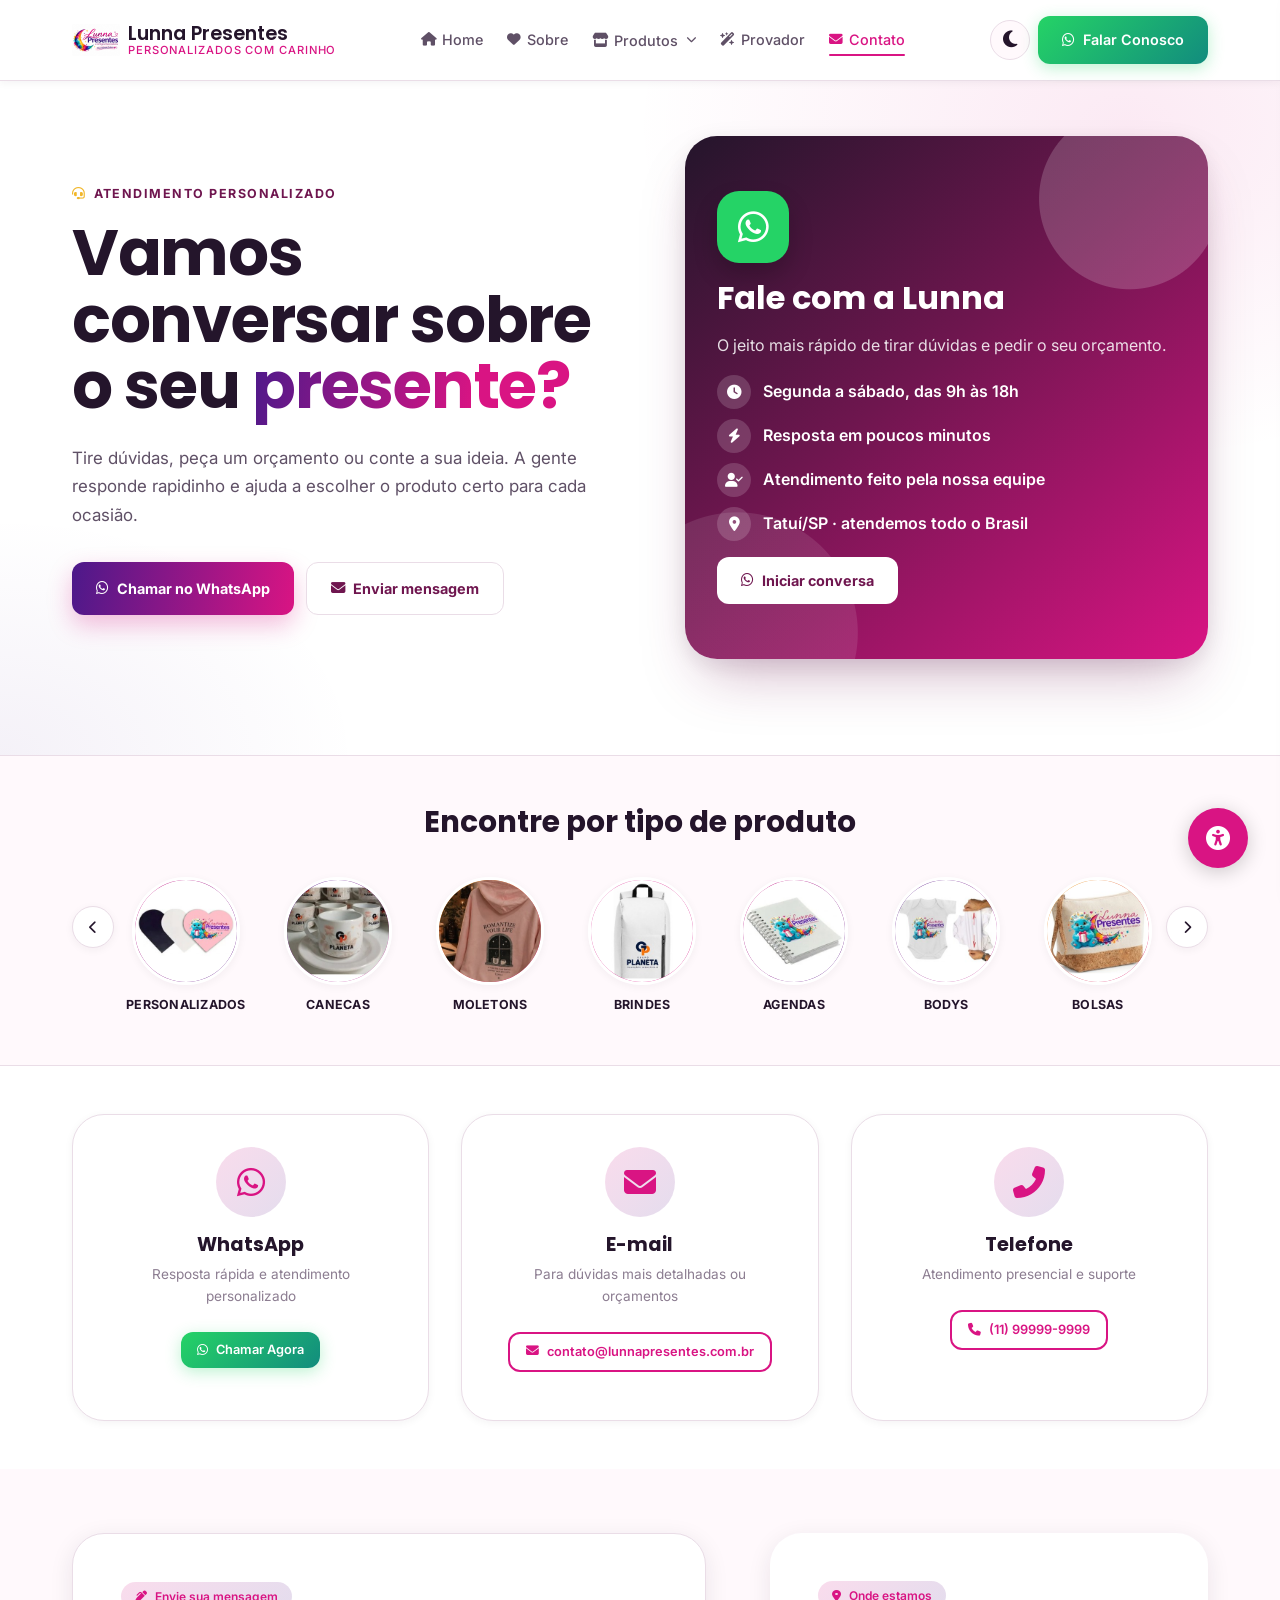
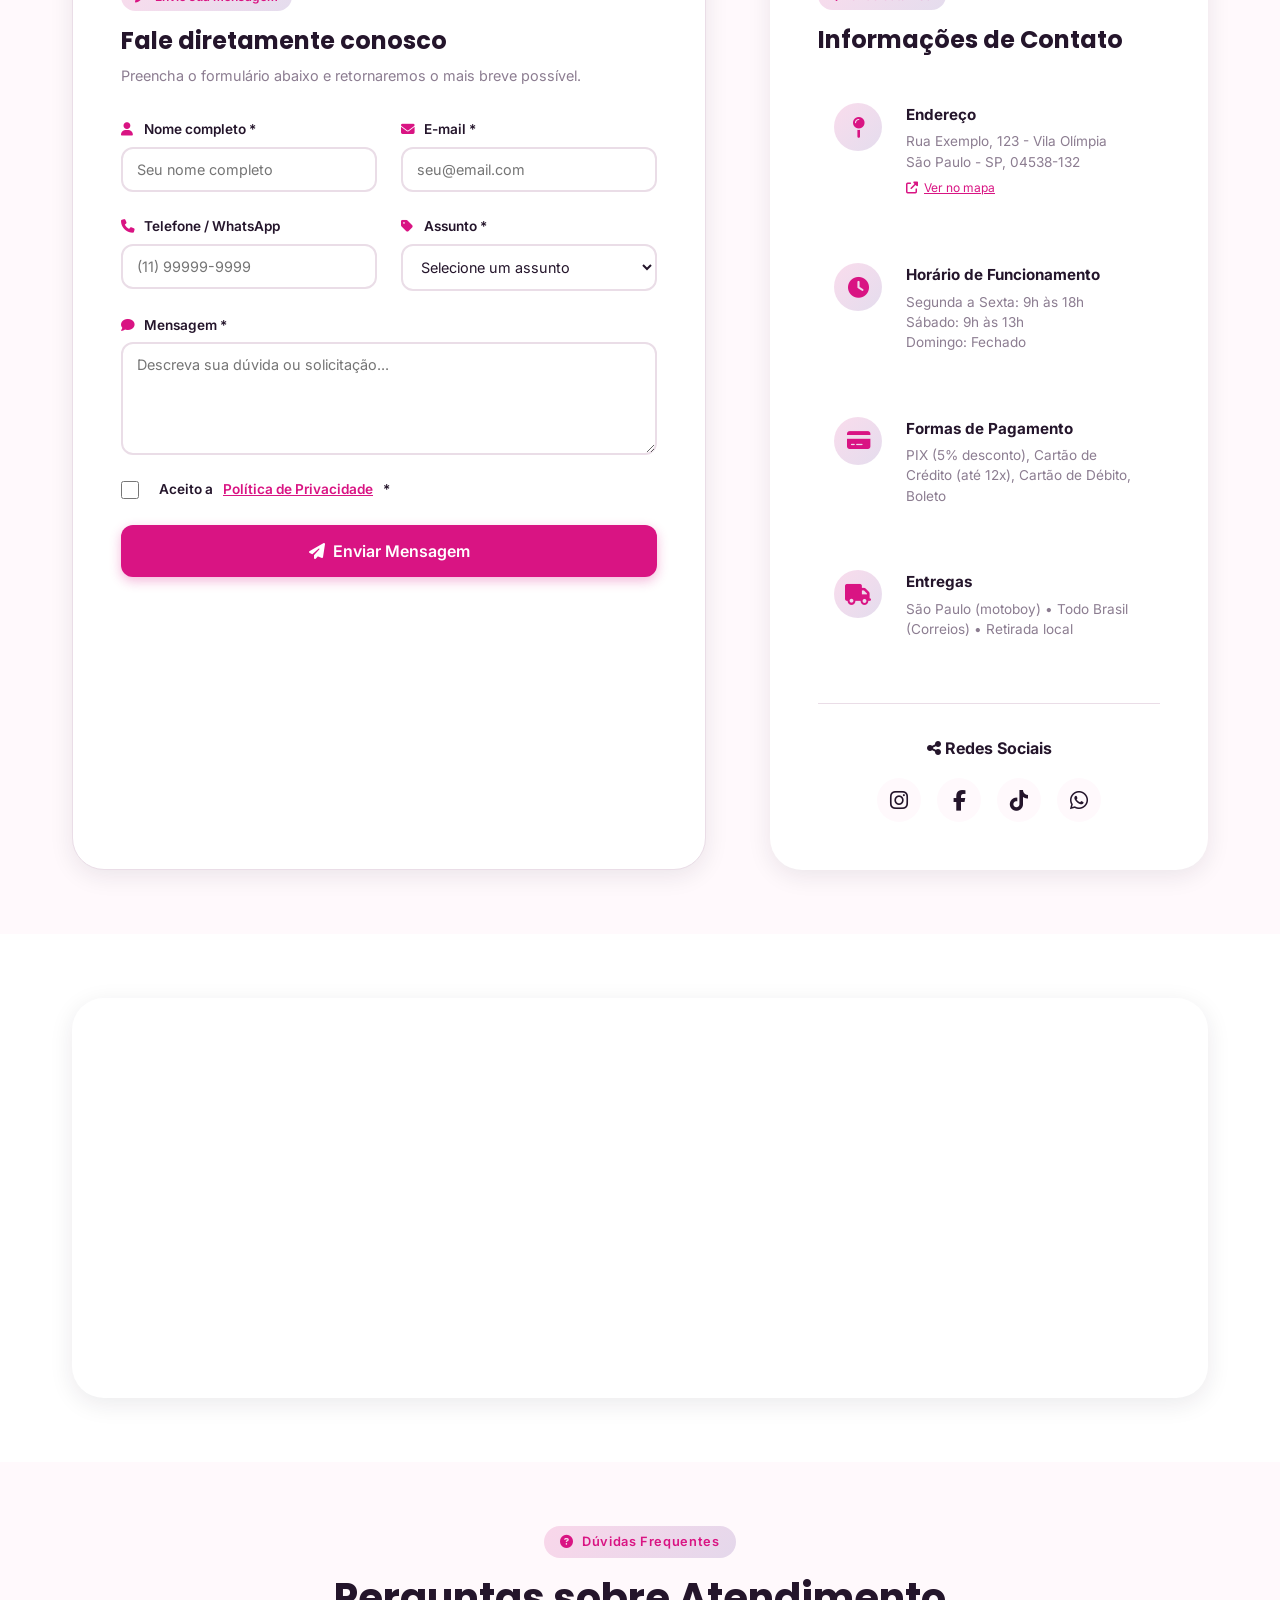
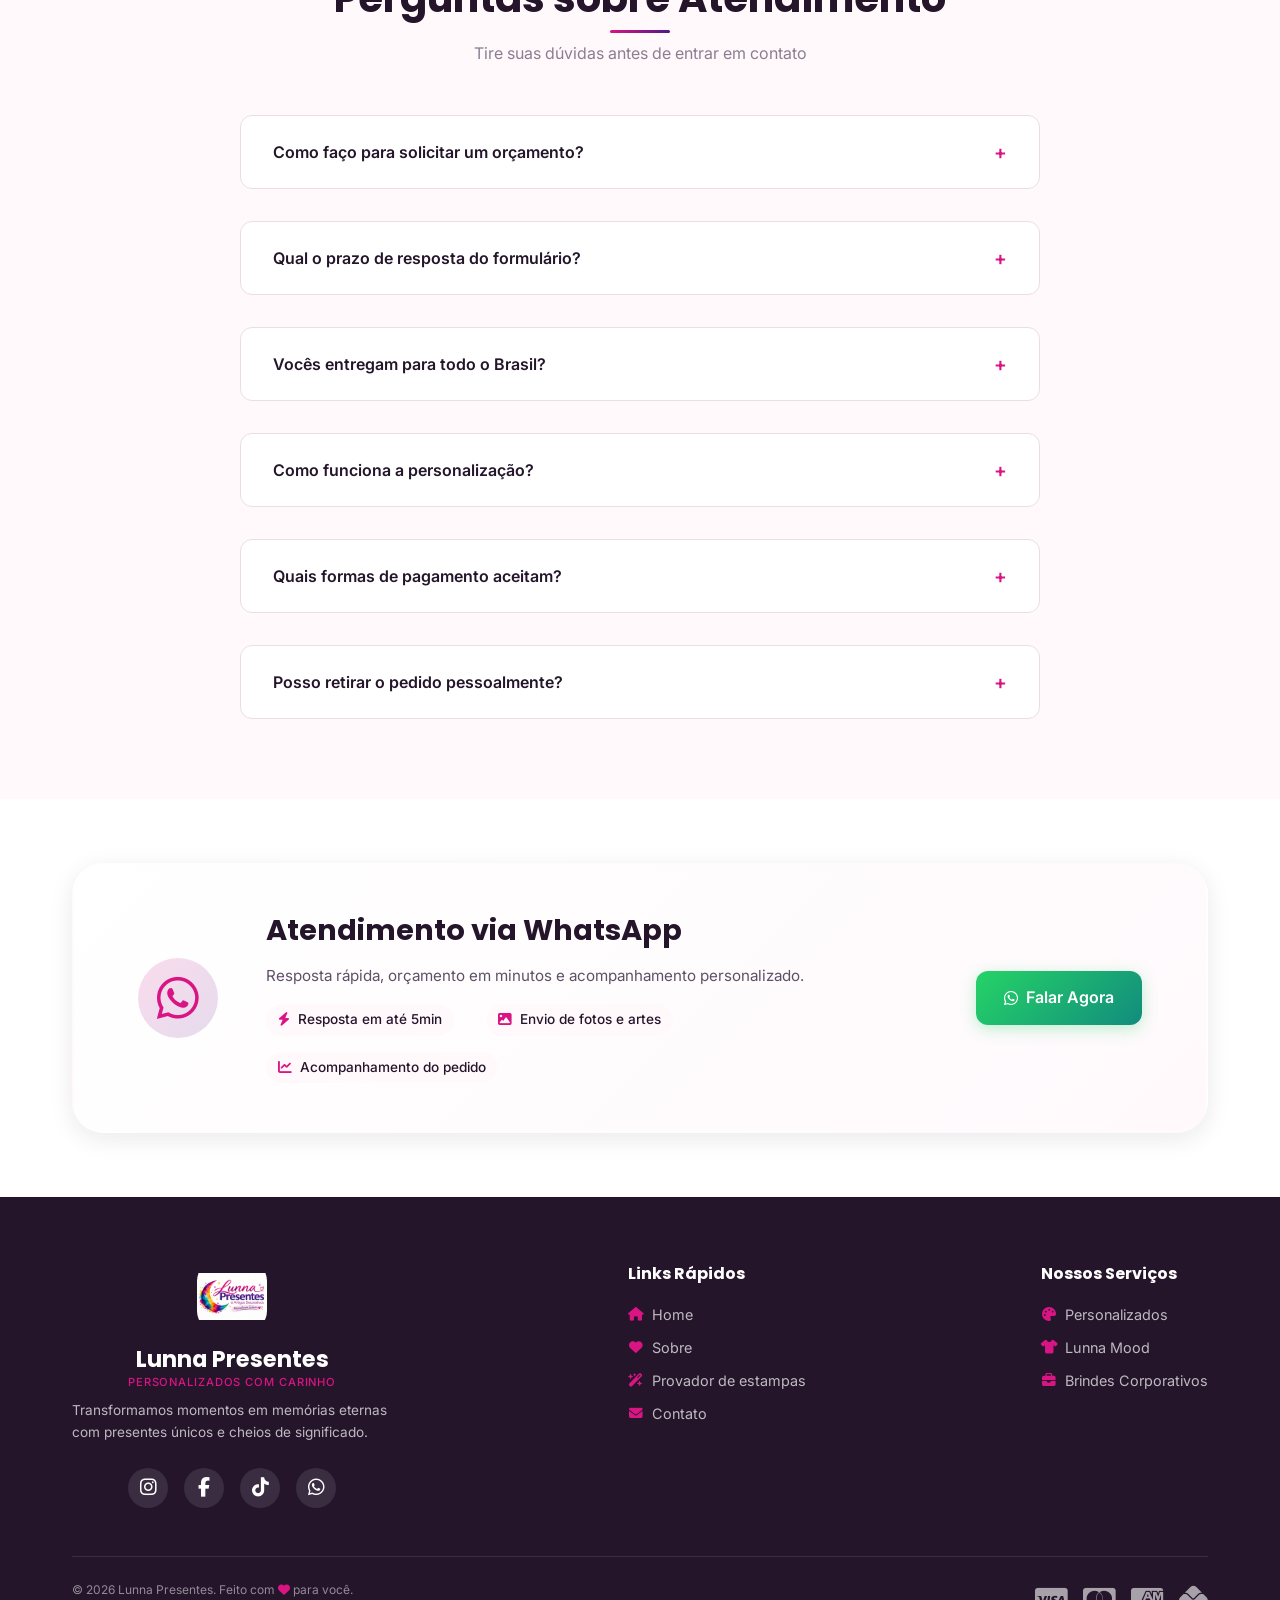
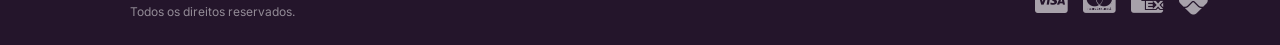
<file: pages/contact/contact.html>
<!DOCTYPE html>
<html lang="pt-BR">

<head>
  <meta charset="UTF-8" />
  <meta name="viewport" content="width=device-width, initial-scale=1.0" />
  <meta name="description"
    content="Entre em contato com a Lunna Presentes. Tire dúvidas, solicite orçamentos ou envie sua mensagem. Atendimento rápido e personalizado." />
  <meta name="keywords" content="contato lunna presentes, whatsapp, email, telefone, orçamento" />
  <meta name="author" content="Lunna Presentes" />
  <title>Contato | Lunna Presentes</title>

  <!-- Font Awesome -->
  <link rel="stylesheet" href="https://cdnjs.cloudflare.com/ajax/libs/font-awesome/6.5.1/css/all.min.css" />

  <!-- Google Fonts -->
  <link
    href="https://fonts.googleapis.com/css2?family=Inter:opsz,wght@14..32,300..700&family=Poppins:wght@400;500;600;700;800&family=Quicksand:wght@400;500;600;700&display=swap"
    rel="stylesheet" />

  <!-- CSS -->
  <link rel="stylesheet" href="../../index.css" />
  <link rel="stylesheet" href="../../themes/themes.css">
  <link rel="stylesheet" href="contact.css" />

  <link rel="stylesheet" href="../../components/categorias-carrossel/categorias-carrossel.css" />

  <link rel="stylesheet" href="../../components/page-hero/page-hero.css" />
  <!-- JavaScript -->
  <script src="../../index.js" defer></script>
  <script src="../../themes/themes.js"></script>
  <script src="../../data/configs.data.js" defer></script>
  <script src="contact.js" defer></script>

  <script src="../../components/categorias-carrossel/categorias-carrossel.js" defer></script>

  <!-- Sistema de Acessibilidade -->
  <script src="../../accessibility/accessibility.js" defer></script>
  <link rel="stylesheet" href="../../accessibility/accessibility.css">

  <!-- Favicon -->
  <link rel="icon" type="image/png" href="../../assets/icons/favicon.png" />
</head>

<body>

  <!-- HEADER + MENU MOBILE (HTML fixo) -->
    <header class="site-header" role="banner">
      <div class="header-inner">
        <a href="../../index.html" class="header-logo" aria-label="Lunna Presentes — página inicial">
          <div class="logo-icon" aria-hidden="true">
            <img src="../../assets/images/logo_lunna_presentes.jpeg" alt="Lunna Presentes Logo" class="logo-img" />
          </div>
          <div class="logo-text">
            Lunna Presentes
            <span>Personalizados com carinho</span>
          </div>
        </a>

        <nav class="header-nav" role="navigation" aria-label="Menu principal">
          <a href="../../index.html"><i class="fas fa-home"></i> Home</a>
          <a href="../../pages/about/about.html"><i class="fas fa-heart"></i> Sobre</a>
          <div class="nav-dropdown">
            <button class="nav-dropdown-trigger" aria-expanded="false" aria-haspopup="true">
              <i class="fas fa-store"></i> Produtos <i class="fas fa-chevron-down"></i>
            </button>
            <div class="nav-dropdown-menu" role="menu">
              <a href="../../pages/personalizados/personalizados.html" role="menuitem"><i class="fas fa-palette"></i> Personalizados</a>
              <a href="../../pages/roupas/roupas.html" role="menuitem"><i class="fas fa-shirt"></i> Lunna Mood</a>
              <a href="../../pages/brindes-corporativos/brindes-corporativos.html" role="menuitem"><i class="fas fa-briefcase"></i> Brindes Corporativos</a>
            </div>
          </div>
          <a href="../../pages/provador/provador.html"><i class="fas fa-wand-magic-sparkles"></i> Provador</a>
          <a href="../../pages/contact/contact.html" class="active"><i class="fas fa-envelope"></i> Contato</a>
        </nav>

        <div class="header-actions">
          <button class="theme-toggle" aria-label="Ativar modo escuro">
            <i class="fas fa-moon"></i>
          </button>
          <a href="https://wa.me/5511999999999?text=Ol%C3%A1!%20Gostaria%20de%20saber%20mais%20sobre%20os%20produtos%20personalizados%20da%20Lunna%20Presentes." id="header-whatsapp" class="btn btn-whatsapp header-cta" target="_blank" rel="noopener"
            aria-label="Solicitar orçamento pelo WhatsApp">
            <i class="fab fa-whatsapp"></i> Falar Conosco
          </a>
          <button class="hamburger" aria-label="Abrir menu" aria-expanded="false" aria-controls="mobile-menu">
            <span></span><span></span><span></span>
          </button>
        </div>
      </div>
    </header>

  <nav class="mobile-menu" id="mobile-menu" aria-label="Menu mobile" role="navigation">
      <a href="../../index.html" data-nav><i class="fas fa-home"></i> Home</a>
      <a href="../../pages/about/about.html" data-nav><i class="fas fa-heart"></i> Sobre</a>
      <div class="mobile-nav-group">
        <button class="mobile-nav-group-trigger" aria-expanded="false" aria-controls="mobile-produtos-submenu">
          <i class="fas fa-store"></i> Produtos <i class="fas fa-chevron-down"></i>
        </button>
        <div class="mobile-nav-submenu" id="mobile-produtos-submenu">
          <a href="../../pages/personalizados/personalizados.html" data-nav><i class="fas fa-palette"></i> Personalizados</a>
          <a href="../../pages/roupas/roupas.html" data-nav><i class="fas fa-shirt"></i> Lunna Mood</a>
          <a href="../../pages/brindes-corporativos/brindes-corporativos.html" data-nav><i class="fas fa-briefcase"></i> Brindes Corporativos</a>
        </div>
      </div>
      <a href="../../pages/provador/provador.html" data-nav><i class="fas fa-wand-magic-sparkles"></i> Provador de estampas</a>
      <a href="../../pages/contact/contact.html" class="active" data-nav><i class="fas fa-envelope"></i> Contato</a>
      <div class="mobile-cta">
        <a href="https://wa.me/5511999999999?text=Ol%C3%A1!%20Gostaria%20de%20saber%20mais%20sobre%20os%20produtos%20personalizados%20da%20Lunna%20Presentes." id="mobile-whatsapp" class="btn btn-whatsapp" target="_blank" rel="noopener">
          <i class="fab fa-whatsapp"></i> Solicitar Orçamento
        </a>
      </div>
    </nav>

  <div class="header-spacer"></div>

  <main>
    <!-- TOPO DA PÁGINA (components/page-hero) -->
    <section class="page-hero" aria-labelledby="page-hero-title">
      <div class="container page-hero-grid">
        <div class="page-hero-texto">
          <span class="page-hero-eyebrow"><i class="fas fa-headset"></i> Atendimento personalizado</span>
          <h1 id="page-hero-title">Vamos conversar sobre o seu <em>presente?</em></h1>
          <p>Tire dúvidas, peça um orçamento ou conte a sua ideia. A gente responde rapidinho e ajuda a escolher o produto certo para cada ocasião.</p>
          <div class="page-hero-acoes">
            <a href="#" class="btn btn-hero-principal" data-wa-hero="Olá! Vim pelo site e gostaria de atendimento."><i class="fab fa-whatsapp"></i> Chamar no WhatsApp</a>
            <a href="#contact-form" class="btn btn-hero-secundario"><i class="fas fa-envelope"></i> Enviar mensagem</a>
          </div>
        </div>
        <div class="page-hero-visual">
          <div class="page-hero-moldura page-hero-moldura--contato">
            <span class="contato-hero-icone" aria-hidden="true"><i class="fab fa-whatsapp"></i></span>
            <h2>Fale com a Lunna</h2>
            <p>O jeito mais rápido de tirar dúvidas e pedir o seu orçamento.</p>
            <ul class="contato-hero-lista">
              <li><i class="fas fa-clock"></i> Segunda a sábado, das 9h às 18h</li>
              <li><i class="fas fa-bolt"></i> Resposta em poucos minutos</li>
              <li><i class="fas fa-user-check"></i> Atendimento feito pela nossa equipe</li>
              <li><i class="fas fa-location-dot"></i> Tatuí/SP · atendemos todo o Brasil</li>
            </ul>
            <a href="#" class="btn contato-hero-btn" data-wa-hero="Olá! Vim pelo site e gostaria de atendimento."><i class="fab fa-whatsapp"></i> Iniciar conversa</a>
          </div>
        </div>
      </div>
    </section>

    <!-- CARROSSEL DE TIPOS DE PRODUTO (components/categorias-carrossel) -->
    <section class="section-cat-circ" data-categorias-carrossel data-base="../../" aria-label="Tipos de produto"></section>

    <!-- CARDS DE CONTATO RÁPIDO -->
    <section class="contact-cards" aria-label="Canais de atendimento">
      <div class="container">
        <div class="contact-cards-grid">
          <div class="contact-card-item reveal">
            <div class="card-icon">
              <i class="fab fa-whatsapp"></i>
            </div>
            <h3>WhatsApp</h3>
            <p>Resposta rápida e atendimento personalizado</p>
            <a href="#" id="card-whatsapp" class="btn btn-whatsapp btn-sm" target="_blank" rel="noopener">
              <i class="fab fa-whatsapp"></i> Chamar Agora
            </a>
          </div>

          <div class="contact-card-item reveal">
            <div class="card-icon">
              <i class="fas fa-envelope"></i>
            </div>
            <h3>E-mail</h3>
            <p>Para dúvidas mais detalhadas ou orçamentos</p>
            <a href="mailto:contato@lunnapresentes.com.br" class="btn btn-outline btn-sm">
              <i class="fas fa-envelope"></i> contato@lunnapresentes.com.br
            </a>
          </div>

          <div class="contact-card-item reveal">
            <div class="card-icon">
              <i class="fas fa-phone-alt"></i>
            </div>
            <h3>Telefone</h3>
            <p>Atendimento presencial e suporte</p>
            <a href="tel:+5511999999999" class="btn btn-outline btn-sm">
              <i class="fas fa-phone"></i> (11) 99999-9999
            </a>
          </div>
        </div>
      </div>
    </section>

    <!-- FORMULÁRIO + INFORMAÇÕES -->
    <section class="contact-form-section" aria-labelledby="form-title">
      <div class="container">
        <div class="contact-grid">
          <!-- Formulário -->
          <div class="contact-form-wrapper reveal">
            <div class="section-badge-inline">
              <i class="fas fa-pen-alt"></i> Envie sua mensagem
            </div>
            <h2 id="form-title">Fale diretamente conosco</h2>
            <p>Preencha o formulário abaixo e retornaremos o mais breve possível.</p>

            <form id="contact-form" class="contact-form">
              <div class="form-row">
                <div class="form-group">
                  <label for="name">
                    <i class="fas fa-user"></i> Nome completo *
                  </label>
                  <input type="text" id="name" name="name" required placeholder="Seu nome completo" />
                  <span class="error-message" id="name-error"></span>
                </div>

                <div class="form-group">
                  <label for="email">
                    <i class="fas fa-envelope"></i> E-mail *
                  </label>
                  <input type="email" id="email" name="email" required placeholder="seu@email.com" />
                  <span class="error-message" id="email-error"></span>
                </div>
              </div>

              <div class="form-row">
                <div class="form-group">
                  <label for="phone">
                    <i class="fas fa-phone"></i> Telefone / WhatsApp
                  </label>
                  <input type="tel" id="phone" name="phone" placeholder="(11) 99999-9999" />
                </div>

                <div class="form-group">
                  <label for="subject">
                    <i class="fas fa-tag"></i> Assunto *
                  </label>
                  <select id="subject" name="subject" required>
                    <option value="">Selecione um assunto</option>
                    <option value="orcamento">Solicitar Orçamento</option>
                    <option value="duvida">Dúvida sobre produtos</option>
                    <option value="personalizacao">Personalização</option>
                    <option value="entrega">Entrega e Prazos</option>
                    <option value="outros">Outros assuntos</option>
                  </select>
                  <span class="error-message" id="subject-error"></span>
                </div>
              </div>

              <div class="form-group">
                <label for="message">
                  <i class="fas fa-comment"></i> Mensagem *
                </label>
                <textarea id="message" name="message" rows="5" required
                  placeholder="Descreva sua dúvida ou solicitação..."></textarea>
                <span class="error-message" id="message-error"></span>
              </div>

              <div class="form-group checkbox-group">
                <label class="checkbox-label">
                  <input type="checkbox" id="privacy" required />
                  <span class="checkmark"></span>
                  Aceito a <a href="#" id="privacy-link">Política de Privacidade</a> *
                </label>
                <span class="error-message" id="privacy-error"></span>
              </div>

              <button type="submit" class="btn btn-primary btn-lg">
                <i class="fas fa-paper-plane"></i> Enviar Mensagem
              </button>

              <div id="form-status" class="form-status" style="display: none;"></div>
            </form>
          </div>

          <!-- Informações de contato -->
          <div class="contact-info-wrapper reveal">
            <div class="contact-info-card">
              <div class="section-badge-inline">
                <i class="fas fa-map-marker-alt"></i> Onde estamos
              </div>
              <h2>Informações de Contato</h2>

              <div class="info-list">
                <div class="info-item">
                  <div class="info-icon">
                    <i class="fas fa-map-pin"></i>
                  </div>
                  <div class="info-content">
                    <strong>Endereço</strong>
                    <p>Rua Exemplo, 123 - Vila Olímpia<br />São Paulo - SP, 04538-132</p>
                    <a href="https://maps.google.com" target="_blank" rel="noopener" class="info-link">
                      <i class="fas fa-external-link-alt"></i> Ver no mapa
                    </a>
                  </div>
                </div>

                <div class="info-item">
                  <div class="info-icon">
                    <i class="fas fa-clock"></i>
                  </div>
                  <div class="info-content">
                    <strong>Horário de Funcionamento</strong>
                    <p>Segunda a Sexta: 9h às 18h<br />Sábado: 9h às 13h<br />Domingo: Fechado</p>
                  </div>
                </div>

                <div class="info-item">
                  <div class="info-icon">
                    <i class="fas fa-credit-card"></i>
                  </div>
                  <div class="info-content">
                    <strong>Formas de Pagamento</strong>
                    <p>PIX (5% desconto), Cartão de Crédito (até 12x), Cartão de Débito, Boleto</p>
                  </div>
                </div>

                <div class="info-item">
                  <div class="info-icon">
                    <i class="fas fa-truck"></i>
                  </div>
                  <div class="info-content">
                    <strong>Entregas</strong>
                    <p>São Paulo (motoboy) • Todo Brasil (Correios) • Retirada local</p>
                  </div>
                </div>
              </div>

              <div class="social-connect">
                <h4><i class="fas fa-share-alt"></i> Redes Sociais</h4>
                <div class="social-links">
                  <a href="#" class="social-icon" aria-label="Instagram">
                    <i class="fab fa-instagram"></i>
                  </a>
                  <a href="#" class="social-icon" aria-label="Facebook">
                    <i class="fab fa-facebook-f"></i>
                  </a>
                  <a href="#" class="social-icon" aria-label="TikTok">
                    <i class="fab fa-tiktok"></i>
                  </a>
                  <a href="#" id="footer-whatsapp" class="social-icon" aria-label="WhatsApp">
                    <i class="fab fa-whatsapp"></i>
                  </a>
                </div>
              </div>
            </div>
          </div>
        </div>
      </div>
    </section>

    <!-- MAPA -->
    <section class="contact-map" aria-labelledby="map-title">
      <div class="container">
        <div class="map-wrapper reveal">
          <h2 id="map-title" class="sr-only">Nossa localização</h2>
          <iframe
            src="https://www.google.com/maps/embed?pb=!1m18!1m12!1m3!1d3657.097812909013!2d-46.682985!3d-23.565568!2m3!1f0!2f0!3f0!3m2!1i1024!2i768!4f13.1!3m3!1m2!1s0x94ce582c5f3c6d8b%3A0x2f6f7c0f5e3d8a4f!2sVila%20Ol%C3%ADmpia%2C%20S%C3%A3o%20Paulo%20-%20SP!5e0!3m2!1spt-BR!2sbr!4v1700000000000!5m2!1spt-BR!2sbr"
            width="100%" height="400" style="border:0;" allowfullscreen="" loading="lazy"
            referrerpolicy="no-referrer-when-downgrade" aria-label="Mapa mostrando a localização da Lunna Presentes">
          </iframe>
        </div>
      </div>
    </section>

    <!-- FAQ CONTATO -->
    <section class="contact-faq" aria-labelledby="faq-title">
      <div class="container">
        <div class="section-header reveal">
          <span class="section-badge"><i class="fas fa-question-circle"></i> Dúvidas Frequentes</span>
          <h2 class="section-title" id="faq-title">Perguntas sobre Atendimento</h2>
          <p class="section-subtitle">Tire suas dúvidas antes de entrar em contato</p>
        </div>

        <div class="faq-list reveal" id="contact-faq-list">
          <!-- FAQ items serão inseridos via JS -->
        </div>
      </div>
    </section>

    <!-- ATENDIMENTO VIA WHATSAPP (HTML fixo) -->
      <section class="contact-banner" aria-labelledby="banner-title">
    <div class="container">
      <div class="banner-box reveal">
        <div class="banner-icon" aria-hidden="true">
          <i class="fab fa-whatsapp"></i>
        </div>
        <div class="banner-text">
          <h2 id="banner-title">Atendimento via WhatsApp</h2>
          <p>Resposta rápida, orçamento em minutos e acompanhamento personalizado.</p>
          <ul class="banner-lista">
            <li><i class="fas fa-bolt"></i> Resposta em até 5min</li>
            <li><i class="fas fa-image"></i> Envio de fotos e artes</li>
            <li><i class="fas fa-chart-line"></i> Acompanhamento do pedido</li>
          </ul>
        </div>
        <a href="https://wa.me/5511999999999?text=Ol%C3%A1!%20Gostaria%20de%20saber%20mais%20sobre%20os%20produtos%20personalizados%20da%20Lunna%20Presentes." id="banner-whatsapp" class="btn btn-whatsapp btn-lg" target="_blank" rel="noopener">
          <i class="fab fa-whatsapp"></i> Falar Agora
        </a>
      </div>
    </div>
  </section>
  </main>

  <!-- RODAPÉ (HTML fixo) -->
    <footer class="site-footer" role="contentinfo">
      <div class="container">
        <div class="footer-grid">
          <div class="footer-brand">
            <div class="logo-text" style="margin-bottom: 12px;">
              <div class="footer-logo">
                <img src="../../assets/images/logo_lunna_presentes.jpeg" alt="Lunna Presentes" class="logo-img" />
              </div>
              Lunna Presentes
              <span>Personalizados com carinho</span>
            </div>
            <p>Transformamos momentos em memórias eternas com presentes únicos e cheios de significado.</p>
            <div class="footer-social">
              <a href="#" class="social-btn" aria-label="Instagram"><i class="fab fa-instagram"></i></a>
              <a href="#" class="social-btn" aria-label="Facebook"><i class="fab fa-facebook-f"></i></a>
              <a href="#" class="social-btn" aria-label="TikTok"><i class="fab fa-tiktok"></i></a>
              <a href="https://wa.me/5511999999999?text=Ol%C3%A1!%20Gostaria%20de%20saber%20mais%20sobre%20os%20produtos%20personalizados%20da%20Lunna%20Presentes." id="footer-social-whatsapp" class="social-btn" target="_blank" rel="noopener" aria-label="WhatsApp">
                <i class="fab fa-whatsapp"></i>
              </a>
            </div>
          </div>

          <div class="footer-col">
            <h4 class="footer-col-title">Links Rápidos</h4>
            <nav class="footer-links" aria-label="Links rápidos">
              <a href="../../index.html"><i class="fas fa-home"></i> Home</a>
              <a href="../../pages/about/about.html"><i class="fas fa-heart"></i> Sobre</a>
              <a href="../../pages/provador/provador.html"><i class="fas fa-wand-magic-sparkles"></i> Provador de estampas</a>
              <a href="../../pages/contact/contact.html"><i class="fas fa-envelope"></i> Contato</a>
            </nav>
          </div>

          <div class="footer-col">
            <h4 class="footer-col-title">Nossos Serviços</h4>
            <nav class="footer-links" aria-label="Nossos serviços">
              <a href="../../pages/personalizados/personalizados.html"><i class="fas fa-palette"></i> Personalizados</a>
              <a href="../../pages/roupas/roupas.html"><i class="fas fa-shirt"></i> Lunna Mood</a>
              <a href="../../pages/brindes-corporativos/brindes-corporativos.html"><i class="fas fa-briefcase"></i> Brindes Corporativos</a>
            </nav>
          </div>
        </div>

        <div class="footer-bottom">
          <div class="footer-payment">
            <i class="fab fa-cc-visa"></i>
            <i class="fab fa-cc-mastercard"></i>
            <i class="fab fa-cc-amex"></i>
            <i class="fab fa-pix"></i>
          </div>
          <div class="footer-copyright">
            <p>&copy; <span id="currentYear">2026</span> Lunna Presentes. Feito com <i class="fas fa-heart"></i> para você.
            </p>
            <p>Todos os direitos reservados.</p>
          </div>
        </div>
      </div>
    </footer>

  <!-- ACESSIBILIDADE (HTML fixo) -->
    <button id="accessibility-toggle" class="accessibility-toggle"
      aria-label="Abrir painel de configurações de acessibilidade" aria-expanded="false"
      aria-controls="accessibility-panel">
      <i class="fas fa-universal-access" aria-hidden="true"></i>
      <span class="sr-only">Acessibilidade</span>
    </button>

    <!-- Painel de Acessibilidade -->
    <aside id="accessibility-panel" class="accessibility-panel" aria-label="Painel de Configurações de Acessibilidade"
      aria-hidden="true" role="dialog">

      <div class="panel-header">
        <div class="panel-title">
          <i class="fas fa-universal-access" aria-hidden="true"></i>
          <h2>Acessibilidade</h2>
        </div>
        <button id="close-panel" class="close-panel" aria-label="Fechar painel">
          <i class="fas fa-times" aria-hidden="true"></i>
        </button>
      </div>

      <div class="panel-content">
        <section class="accessibility-section">
          <h3 class="section-title">
            <i class="fas fa-font" aria-hidden="true"></i>
            Tamanho da Fonte
          </h3>
          <div class="font-controls">
            <button id="decrease-font" class="accessibility-btn" aria-label="Diminuir fonte">
              <i class="fas fa-minus"></i><span>A-</span>
            </button>
            <div class="font-display" id="current-font-size">100%</div>
            <button id="increase-font" class="accessibility-btn" aria-label="Aumentar fonte">
              <i class="fas fa-plus"></i><span>A+</span>
            </button>
            <button id="reset-font" class="accessibility-btn reset-btn">
              <i class="fas fa-undo"></i><span>Padrão</span>
            </button>
          </div>
        </section>

        <section class="accessibility-section">
          <h3 class="section-title">
            <i class="fas fa-adjust"></i>
            Contraste
          </h3>
          <button id="toggle-contrast" class="accessibility-btn contrast-btn" aria-pressed="false">
            <i class="fas fa-circle"></i><span>Alto Contraste</span>
          </button>
        </section>

        <section class="accessibility-section">
          <h3 class="section-title">
            <i class="fas fa-eye"></i>
            Modo de Visão
          </h3>
          <div class="vision-buttons">
            <button id="colorblind-mode" class="accessibility-btn vision-btn" aria-pressed="false">
              <i class="fas fa-eye"></i><span>Visão Normal</span>
            </button>
            <button id="reduced-motion" class="accessibility-btn vision-btn" aria-pressed="false">
              <i class="fas fa-running"></i><span>Reduzir Animações</span>
            </button>
          </div>
          <div class="vision-info" style="margin-top: 0.5rem; font-size: 0.8rem; color: var(--text-light);">
            <small>Clique para alternar entre modos: Normal → Deuteranopia → Protanopia → Tritanopia →
              Acromatopsia</small>
          </div>
        </section>

        <section class="accessibility-section">
          <h3 class="section-title">
            <i class="fas fa-book-reader"></i>
            Leitura
          </h3>
          <button id="highlight-links" class="accessibility-btn" aria-pressed="false">
            <i class="fas fa-link"></i><span>Destacar Links</span>
          </button>
        </section>

        <section class="accessibility-section">
          <h3 class="section-title">
            <i class="fas fa-mouse-pointer"></i>
            Navegação
          </h3>
          <button id="focus-helper" class="accessibility-btn" aria-pressed="false">
            <i class="fas fa-crosshairs"></i><span>Foco Aumentado</span>
          </button>
        </section>

        <section class="accessibility-section">
          <h3 class="section-title">
            <i class="fas fa-life-ring"></i>
            Ajuda
          </h3>
          <button id="keyboard-shortcuts" class="accessibility-btn">
            <i class="fas fa-keyboard"></i><span>Atalhos</span>
          </button>
          <button id="reset-all" class="accessibility-btn reset-all-btn">
            <i class="fas fa-redo"></i><span>Restaurar Padrões</span>
          </button>
        </section>
      </div>

      <div class="panel-footer">
        <div class="status-indicator">
          <i class="fas fa-check-circle"></i>
          <span id="status-message">Configurações aplicadas</span>
        </div>
        <div class="panel-info">
          <small>Configurações salvas automaticamente</small>
        </div>
      </div>
    </aside>

    <!-- Overlay do Painel -->
    <div id="panel-overlay" class="panel-overlay" aria-hidden="true"></div>

    <!-- Modal de Atalhos -->
    <div id="shortcuts-modal" class="accessibility-modal" aria-hidden="true" role="dialog">
      <div class="modal-content">
        <div class="modal-header">
          <h3>Atalhos de Teclado</h3>
          <button id="close-shortcuts" class="close-modal" aria-label="Fechar">
            <i class="fas fa-times"></i>
          </button>
        </div>
        <div class="modal-body">
          <div class="shortcuts-list">
            <div class="shortcut-item"><kbd>Alt</kbd> + <kbd>A</kbd> <span>Abrir/Fechar painel</span></div>
            <div class="shortcut-item"><kbd>Alt</kbd> + <kbd>+</kbd> <span>Aumentar fonte</span></div>
            <div class="shortcut-item"><kbd>Alt</kbd> + <kbd>-</kbd> <span>Diminuir fonte</span></div>
            <div class="shortcut-item"><kbd>Alt</kbd> + <kbd>C</kbd> <span>Alto contraste</span></div>
            <div class="shortcut-item"><kbd>Alt</kbd> + <kbd>D</kbd> <span>Modo daltônico</span></div>
            <div class="shortcut-item"><kbd>Alt</kbd> + <kbd>R</kbd> <span>Reduzir animações</span></div>
            <div class="shortcut-item"><kbd>Tab</kbd> <span>Navegar entre elementos</span></div>
            <div class="shortcut-item"><kbd>Esc</kbd> <span>Fechar painéis</span></div>
          </div>
        </div>
      </div>
    </div>

</body>

</html>
</file>
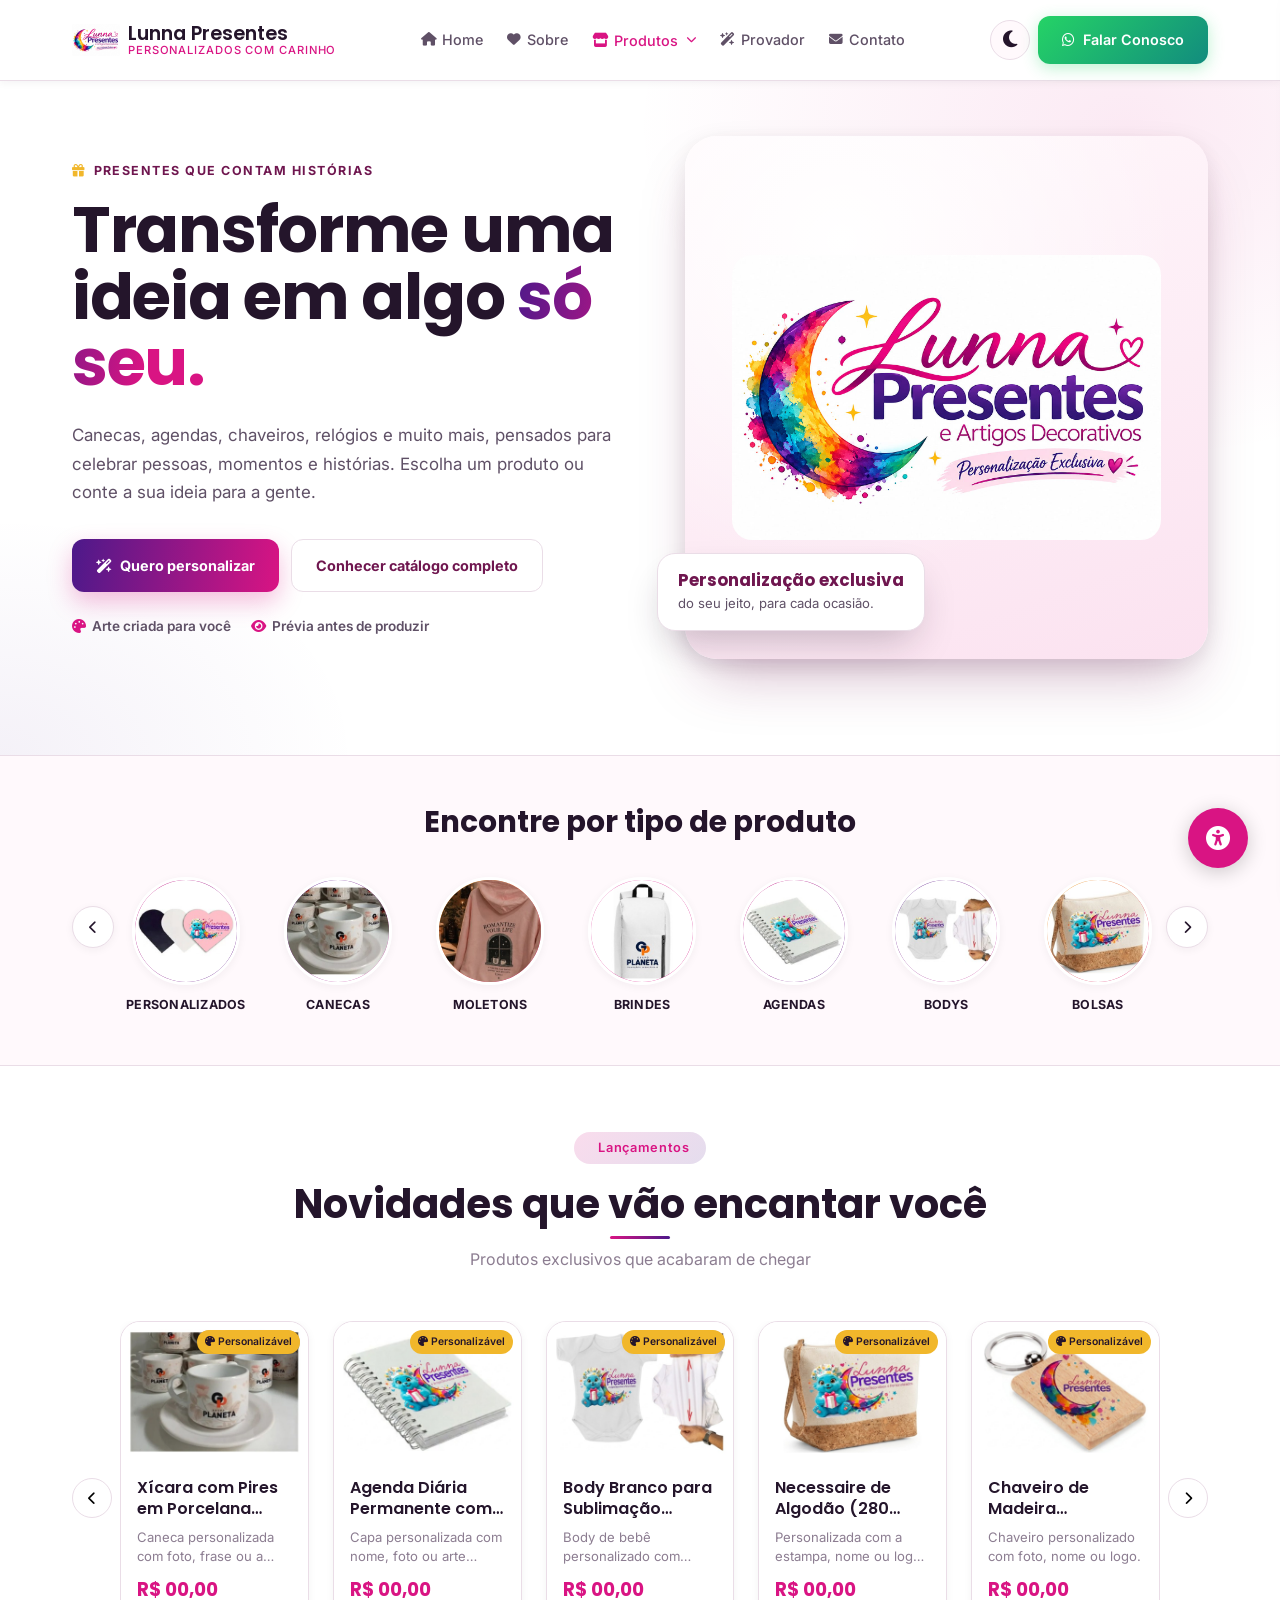
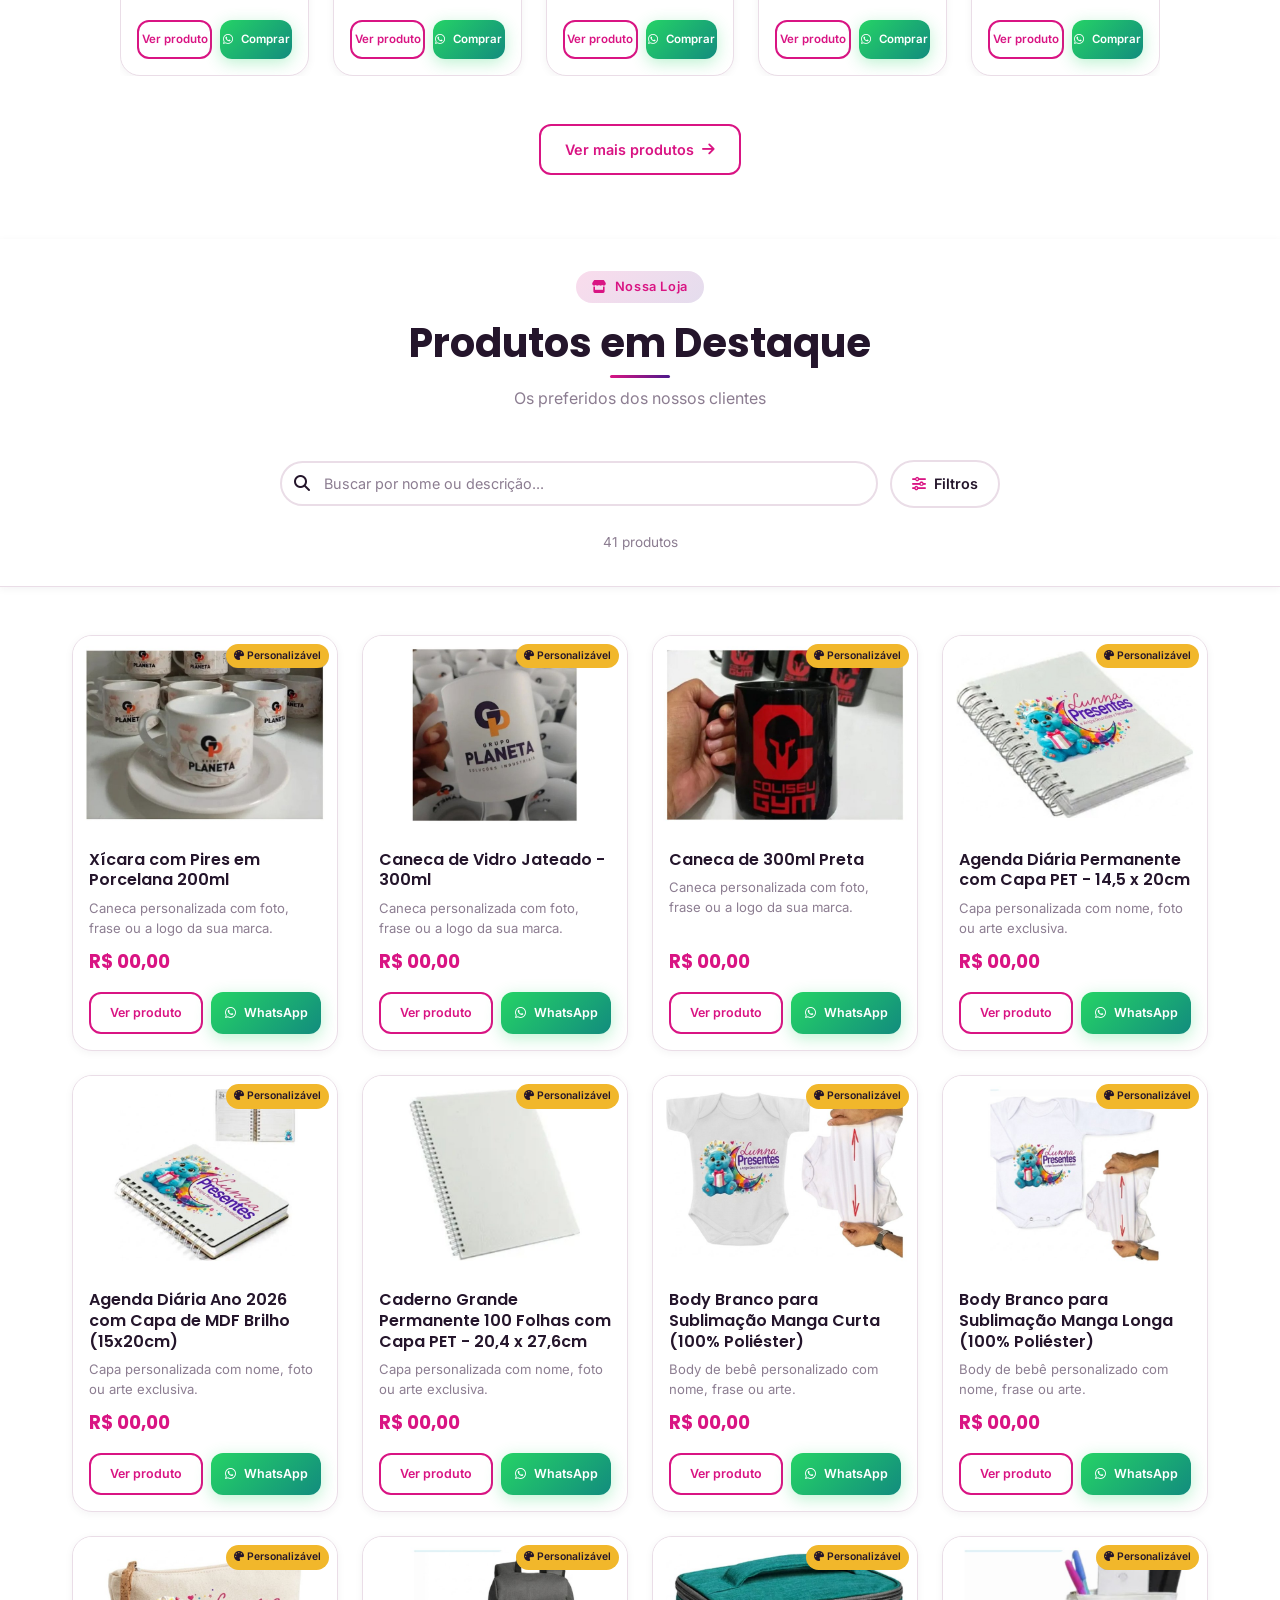
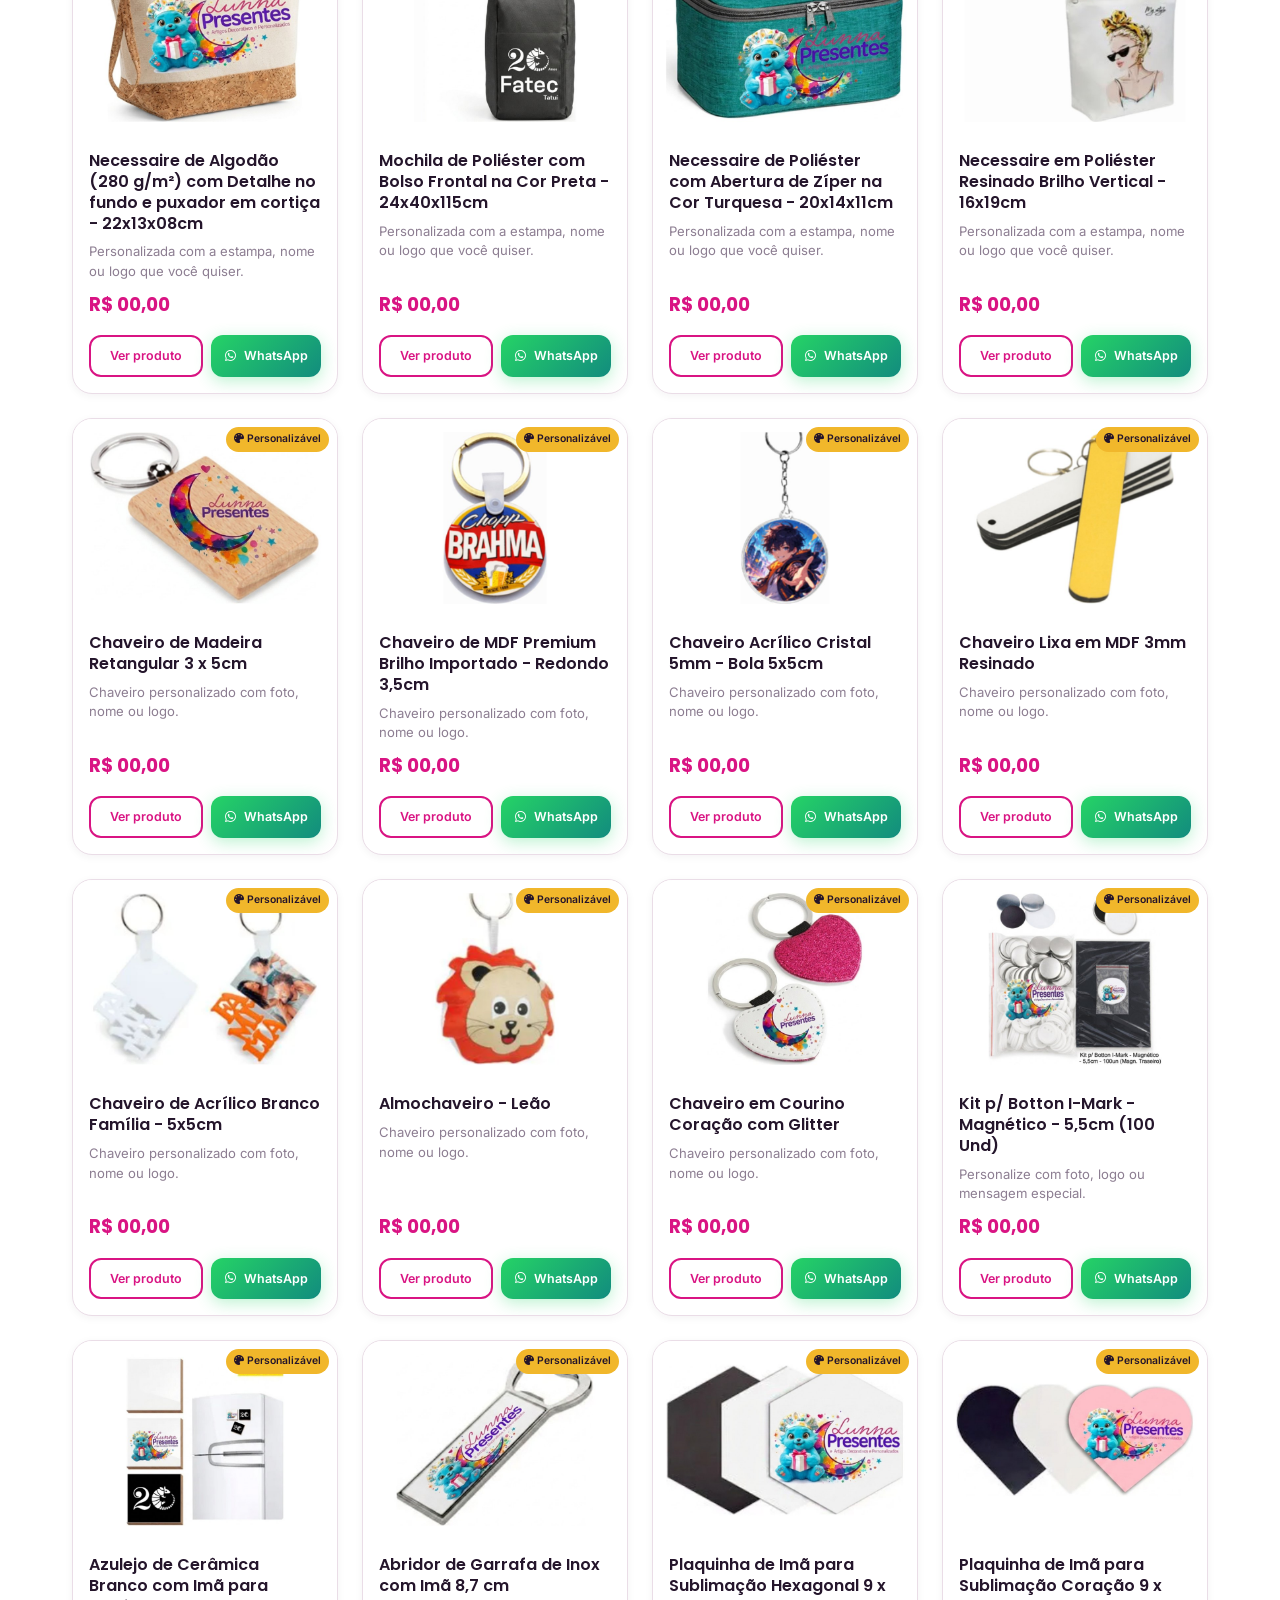
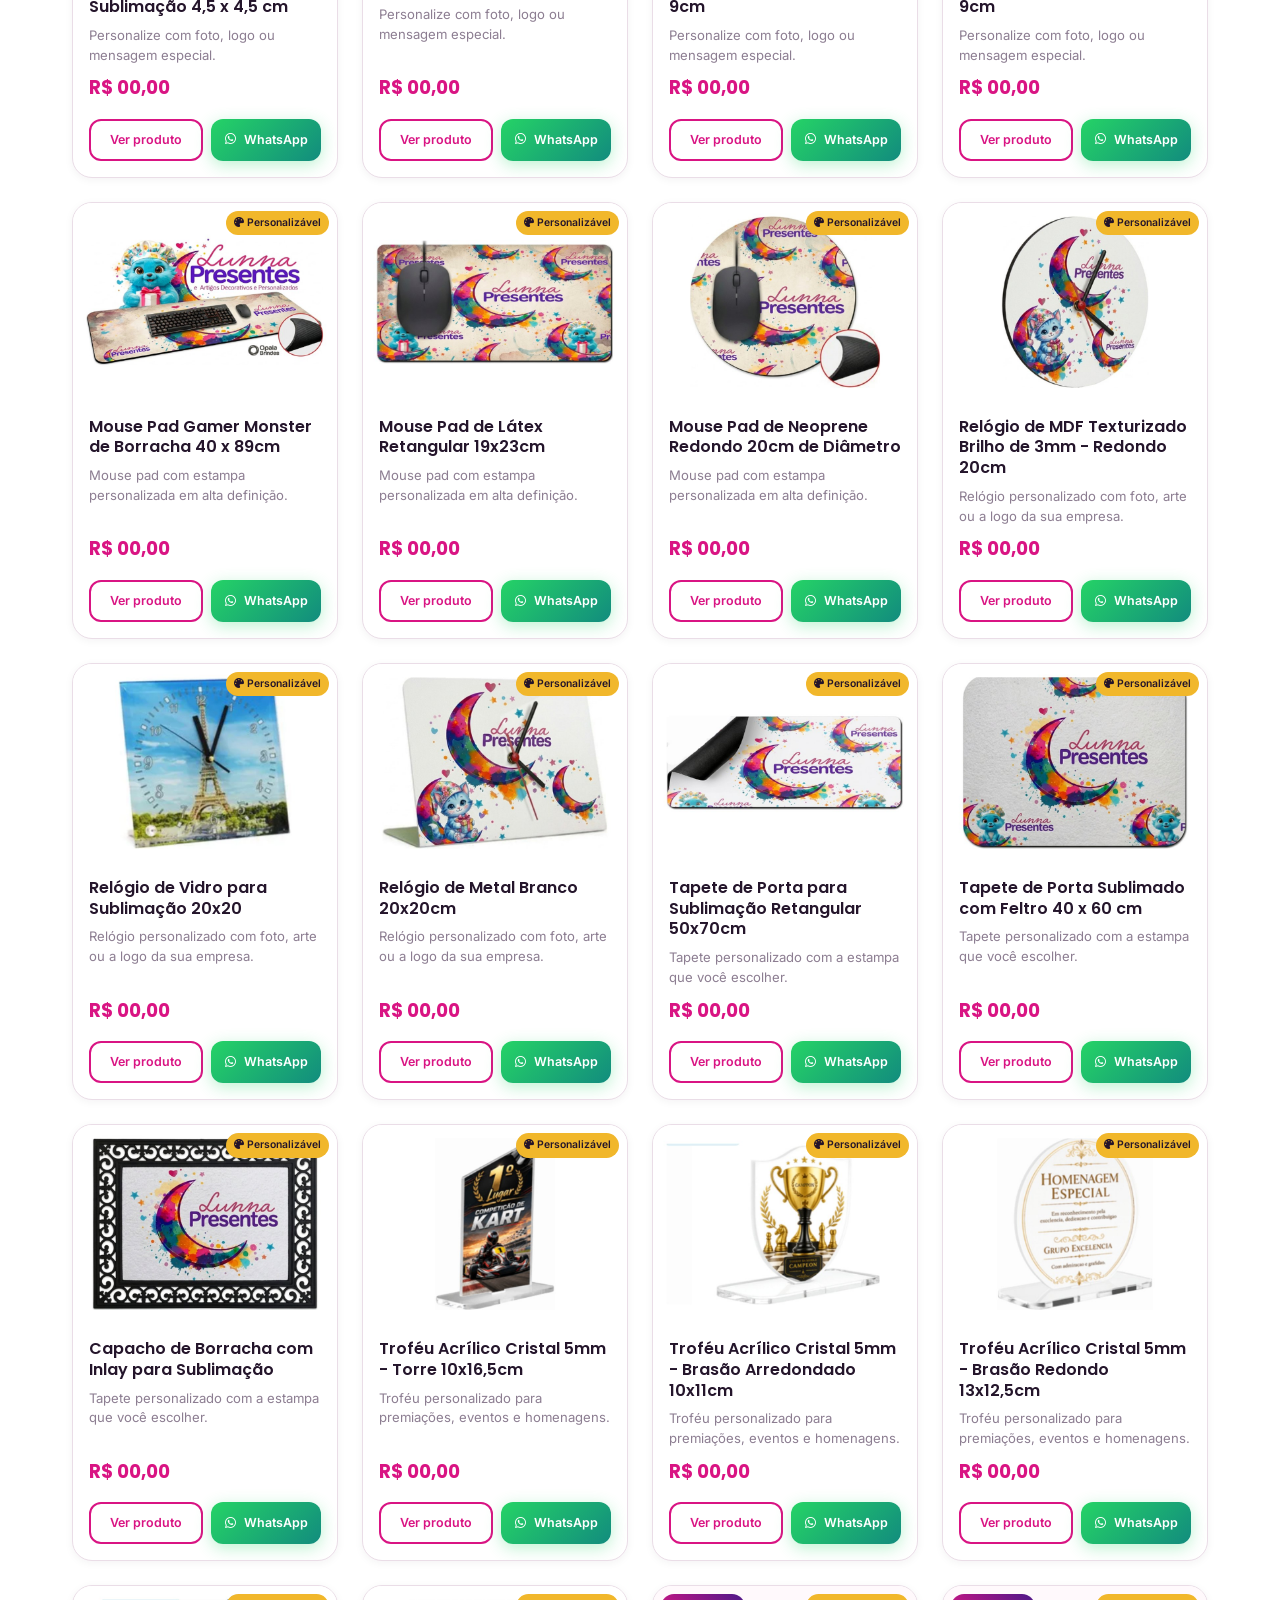
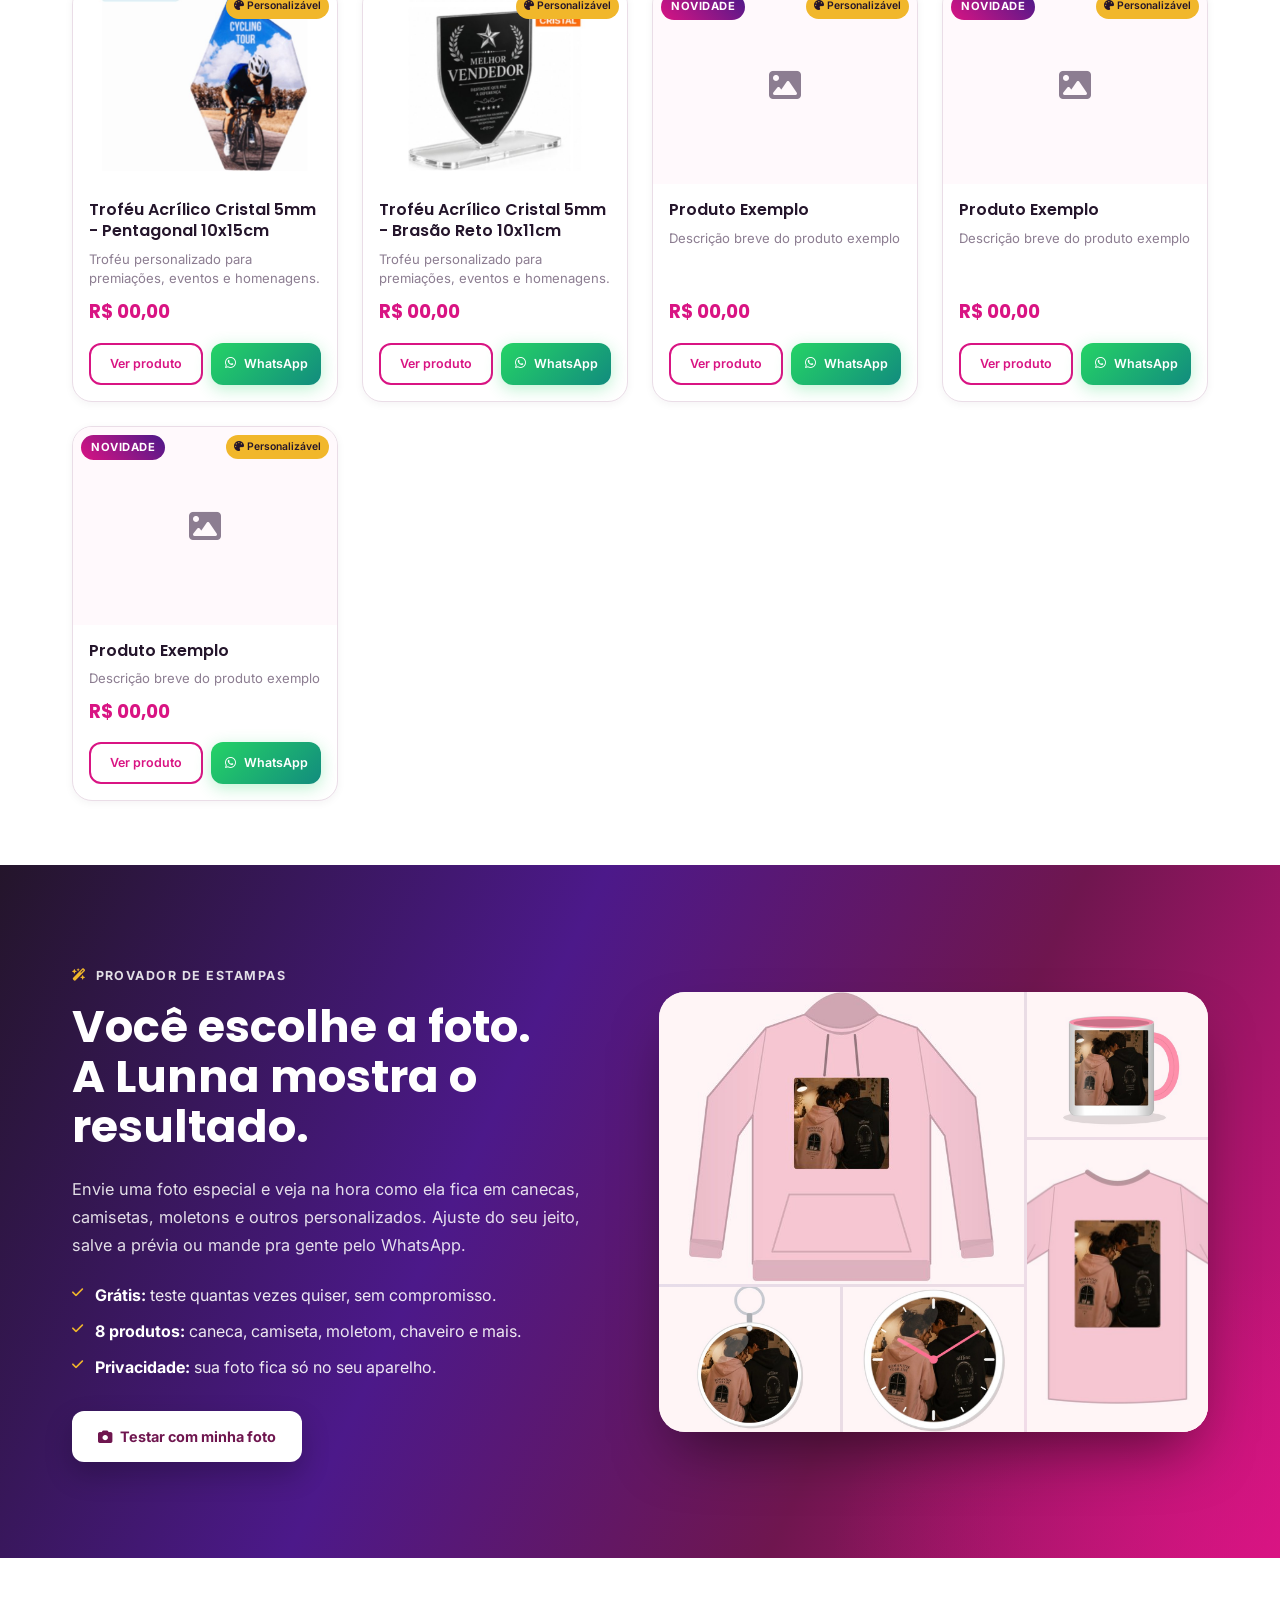
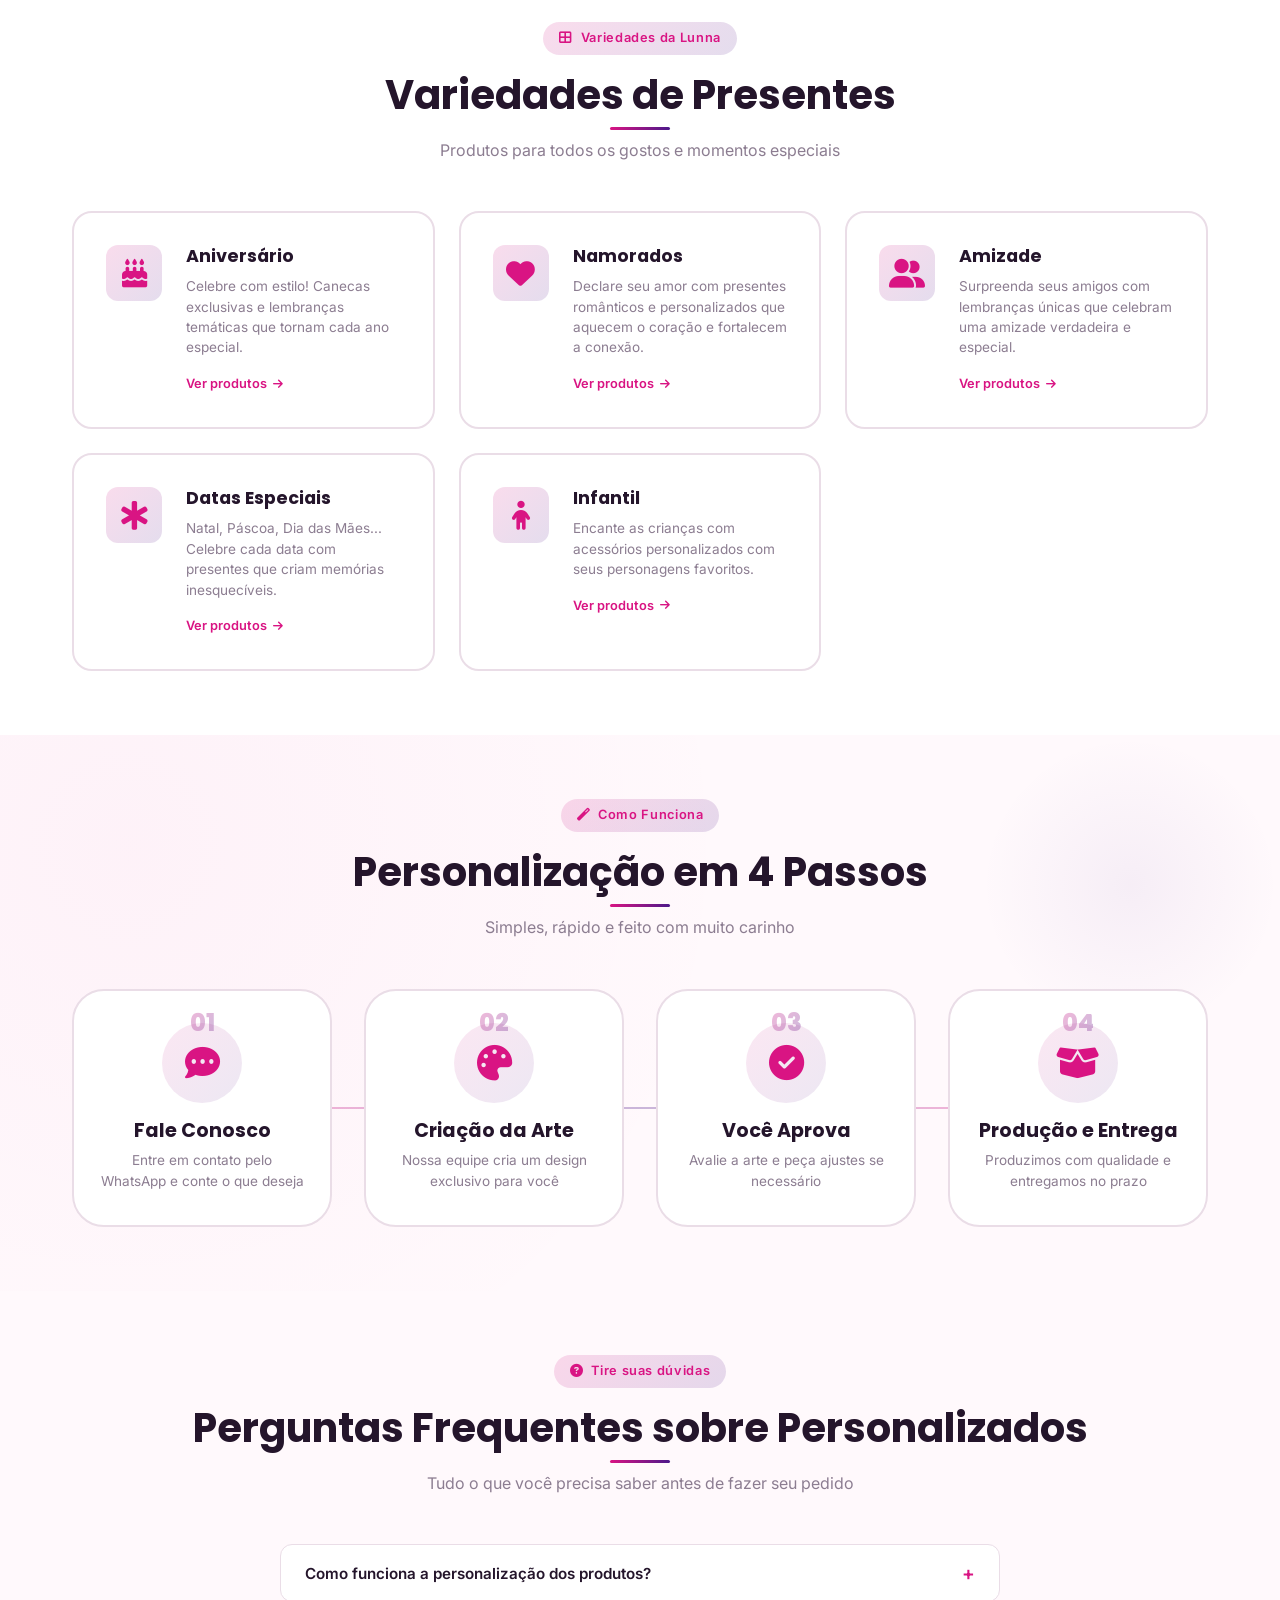
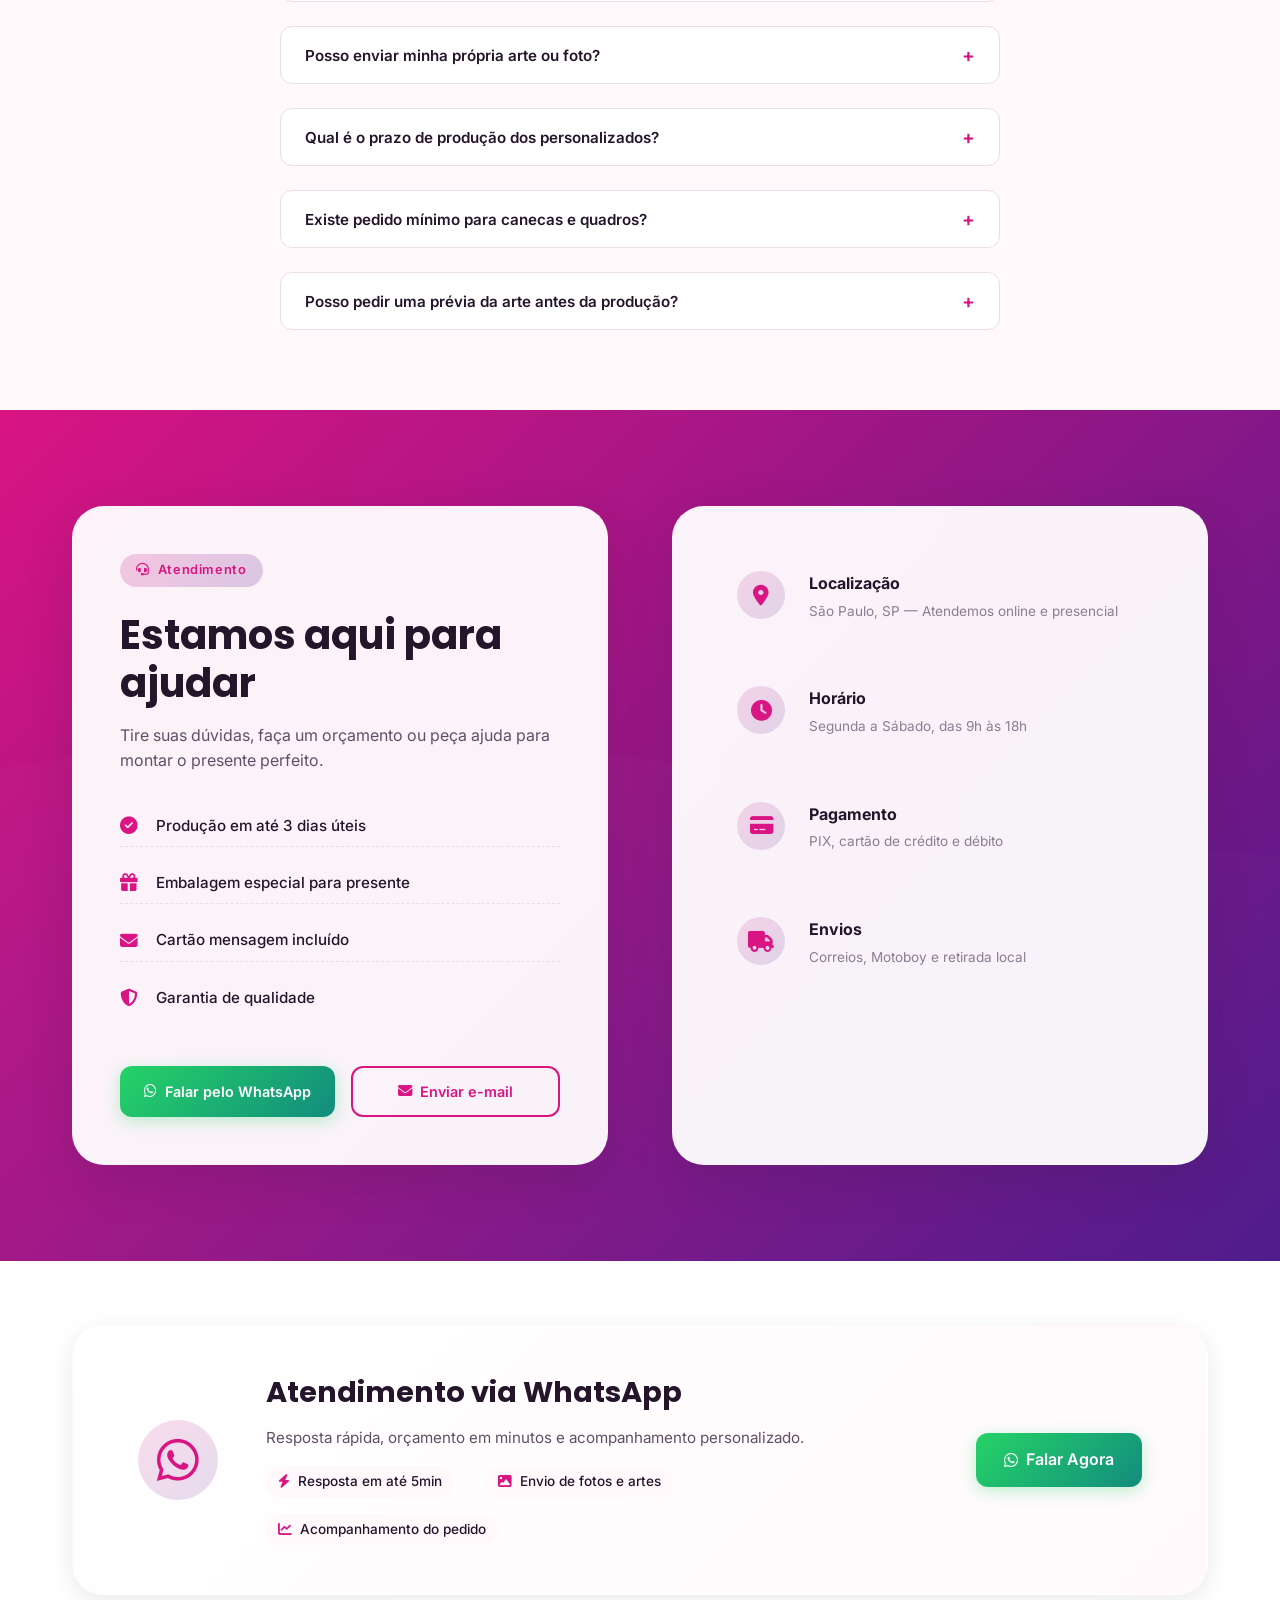
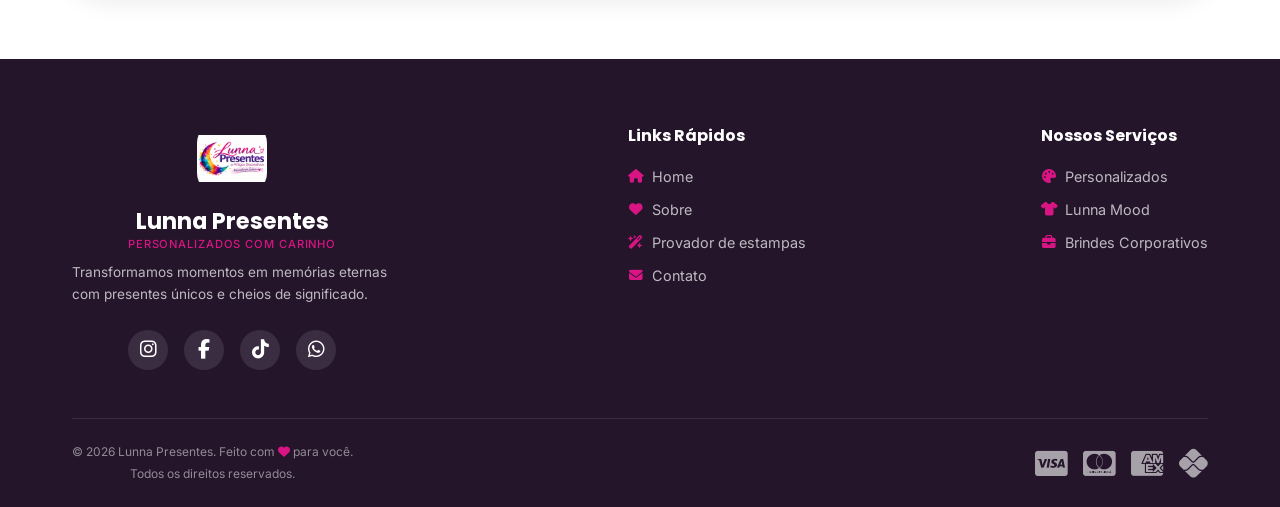
<file: pages/personalizados/personalizados.html>
<!DOCTYPE html>
<html lang="pt-BR">

<head>
  <meta charset="UTF-8" />
  <meta name="viewport" content="width=device-width, initial-scale=1.0" />
  <meta name="description"
    content="Presentes personalizados da Lunna — canecas, quadros e lembranças únicas, criadas com carinho para cada momento especial." />
  <meta name="keywords" content="presentes personalizados, canecas personalizadas, quadros personalizados, lembrancinhas" />
  <meta name="author" content="Lunna Presentes" />
  <title>Personalizados | Lunna Presentes</title>

  <!-- Font Awesome -->
  <link rel="stylesheet" href="https://cdnjs.cloudflare.com/ajax/libs/font-awesome/6.5.1/css/all.min.css" />

  <!-- Google Fonts -->
  <link
    href="https://fonts.googleapis.com/css2?family=Inter:opsz,wght@14..32,300..700&family=Poppins:wght@400;500;600;700;800&family=Quicksand:wght@400;500;600;700&display=swap"
    rel="stylesheet" />

  <!-- CSS -->
  <link rel="stylesheet" href="../../index.css" />
  <link rel="stylesheet" href="../../themes/themes.css">
  <link rel="stylesheet" href="../../pages/home/home.css" />
  <link rel="stylesheet" href="personalizados.css" />

  <link rel="stylesheet" href="../../components/categorias-carrossel/categorias-carrossel.css" />
  <link rel="stylesheet" href="../../components/catalogo/catalogo.css" />
  <link rel="stylesheet" href="../../components/cta-estampa/cta-estampa.css" />

  <link rel="stylesheet" href="../../components/page-hero/page-hero.css" />
  <!-- JavaScript -->
  <script src="../../data/produtos.data.js" defer></script>
  <script src="../../data/servicos.data.js" defer></script>
  <script src="../../themes/themes.js"></script>
  <script src="../../data/configs.data.js" defer></script>
  <script src="../../index.js" defer></script>
  <script src="../../pages/home/carousel-shared.js" defer></script>
  <script src="servico-pagina.js" defer></script>
  <script src="../../components/catalogo/catalogo.js" defer></script>

  <script src="../../components/categorias-carrossel/categorias-carrossel.js" defer></script>
  <script src="../../components/cta-estampa/cta-estampa.js" defer></script>

  <!-- Sistema de Acessibilidade -->
  <script src="../../accessibility/accessibility.js" defer></script>
  <link rel="stylesheet" href="../../accessibility/accessibility.css">

  <!-- Favicon -->
  <link rel="icon" type="image/png" href="../../assets/icons/favicon.png" />
</head>

<body data-servico="personalizados">

  <!-- HEADER + MENU MOBILE (HTML fixo) -->
    <header class="site-header" role="banner">
      <div class="header-inner">
        <a href="../../index.html" class="header-logo" aria-label="Lunna Presentes — página inicial">
          <div class="logo-icon" aria-hidden="true">
            <img src="../../assets/images/logo_lunna_presentes.jpeg" alt="Lunna Presentes Logo" class="logo-img" />
          </div>
          <div class="logo-text">
            Lunna Presentes
            <span>Personalizados com carinho</span>
          </div>
        </a>

        <nav class="header-nav" role="navigation" aria-label="Menu principal">
          <a href="../../index.html"><i class="fas fa-home"></i> Home</a>
          <a href="../../pages/about/about.html"><i class="fas fa-heart"></i> Sobre</a>
          <div class="nav-dropdown">
            <button class="nav-dropdown-trigger active" aria-expanded="false" aria-haspopup="true">
              <i class="fas fa-store"></i> Produtos <i class="fas fa-chevron-down"></i>
            </button>
            <div class="nav-dropdown-menu" role="menu">
              <a href="../../pages/personalizados/personalizados.html" class="active" role="menuitem"><i class="fas fa-palette"></i> Personalizados</a>
              <a href="../../pages/roupas/roupas.html" role="menuitem"><i class="fas fa-shirt"></i> Lunna Mood</a>
              <a href="../../pages/brindes-corporativos/brindes-corporativos.html" role="menuitem"><i class="fas fa-briefcase"></i> Brindes Corporativos</a>
            </div>
          </div>
          <a href="../../pages/provador/provador.html"><i class="fas fa-wand-magic-sparkles"></i> Provador</a>
          <a href="../../pages/contact/contact.html"><i class="fas fa-envelope"></i> Contato</a>
        </nav>

        <div class="header-actions">
          <button class="theme-toggle" aria-label="Ativar modo escuro">
            <i class="fas fa-moon"></i>
          </button>
          <a href="https://wa.me/5511999999999?text=Ol%C3%A1!%20Gostaria%20de%20saber%20mais%20sobre%20os%20produtos%20personalizados%20da%20Lunna%20Presentes." id="header-whatsapp" class="btn btn-whatsapp header-cta" target="_blank" rel="noopener"
            aria-label="Solicitar orçamento pelo WhatsApp">
            <i class="fab fa-whatsapp"></i> Falar Conosco
          </a>
          <button class="hamburger" aria-label="Abrir menu" aria-expanded="false" aria-controls="mobile-menu">
            <span></span><span></span><span></span>
          </button>
        </div>
      </div>
    </header>

  <nav class="mobile-menu" id="mobile-menu" aria-label="Menu mobile" role="navigation">
      <a href="../../index.html" data-nav><i class="fas fa-home"></i> Home</a>
      <a href="../../pages/about/about.html" data-nav><i class="fas fa-heart"></i> Sobre</a>
      <div class="mobile-nav-group">
        <button class="mobile-nav-group-trigger" aria-expanded="false" aria-controls="mobile-produtos-submenu">
          <i class="fas fa-store"></i> Produtos <i class="fas fa-chevron-down"></i>
        </button>
        <div class="mobile-nav-submenu" id="mobile-produtos-submenu">
          <a href="../../pages/personalizados/personalizados.html" class="active" data-nav><i class="fas fa-palette"></i> Personalizados</a>
          <a href="../../pages/roupas/roupas.html" data-nav><i class="fas fa-shirt"></i> Lunna Mood</a>
          <a href="../../pages/brindes-corporativos/brindes-corporativos.html" data-nav><i class="fas fa-briefcase"></i> Brindes Corporativos</a>
        </div>
      </div>
      <a href="../../pages/provador/provador.html" data-nav><i class="fas fa-wand-magic-sparkles"></i> Provador de estampas</a>
      <a href="../../pages/contact/contact.html" data-nav><i class="fas fa-envelope"></i> Contato</a>
      <div class="mobile-cta">
        <a href="https://wa.me/5511999999999?text=Ol%C3%A1!%20Gostaria%20de%20saber%20mais%20sobre%20os%20produtos%20personalizados%20da%20Lunna%20Presentes." id="mobile-whatsapp" class="btn btn-whatsapp" target="_blank" rel="noopener">
          <i class="fab fa-whatsapp"></i> Solicitar Orçamento
        </a>
      </div>
    </nav>

  <div class="header-spacer"></div>

  <main>
    <!-- TOPO DA PÁGINA (components/page-hero) -->
    <section class="page-hero" aria-labelledby="page-hero-title">
      <div class="container page-hero-grid">
        <div class="page-hero-texto">
          <span class="page-hero-eyebrow"><i class="fas fa-gift"></i> Presentes que contam histórias</span>
          <h1 id="page-hero-title">Transforme uma ideia em algo <em>só seu.</em></h1>
          <p>Canecas, agendas, chaveiros, relógios e muito mais, pensados para celebrar pessoas, momentos e histórias. Escolha um produto ou conte a sua ideia para a gente.</p>
          <div class="page-hero-acoes">
            <a href="#" class="btn btn-hero-principal" data-wa-hero="Olá! Quero personalizar um presente e gostaria de ajuda com a ideia."><i class="fas fa-wand-magic-sparkles"></i> Quero personalizar</a>
            <a href="#catalogo" class="btn btn-hero-secundario">Conhecer catálogo completo</a>
          </div>
          <ul class="page-hero-selos">
            <li><i class="fas fa-palette"></i> Arte criada para você</li>
            <li><i class="fas fa-eye"></i> Prévia antes de produzir</li>
          </ul>
        </div>
        <div class="page-hero-visual">
          <div class="page-hero-moldura page-hero-moldura--logo">
            <img src="../../assets/images/logo_lunna_presentes.jpeg" alt="Logo Lunna Presentes" />
          </div>
          <div class="page-hero-selo">
            <strong>Personalização exclusiva</strong>
            <span>do seu jeito, para cada ocasião.</span>
          </div>
        </div>
      </div>
    </section>

    <!-- CARROSSEL DE TIPOS DE PRODUTO (components/categorias-carrossel) -->
    <section class="section-cat-circ" data-categorias-carrossel data-base="../../" aria-label="Tipos de produto"></section>

    <!-- SEÇÃO DE "NOVIDADES" -->
    <section class="section-novidades" aria-labelledby="novidades-title">
      <div class="container">
        <div class="section-header reveal">
          <span class="section-badge"><i class="fas fa-sparkle"></i> Lançamentos</span>
          <h2 class="section-title" id="novidades-title">Novidades que vão encantar você</h2>
          <p class="section-subtitle">Produtos exclusivos que acabaram de chegar</p>
        </div>

        <div class="carousel-wrapper" role="region" aria-label="Carrossel de novidades">
          <button class="carousel-btn carousel-prev" id="servico-novidades-prev" aria-label="Produto anterior">
            <i class="fas fa-chevron-left"></i>
          </button>
          <div class="carousel-track-wrapper">
            <div class="carousel-track" id="servico-novidades-track" role="list"></div>
          </div>
          <button class="carousel-btn carousel-next" id="servico-novidades-next" aria-label="Próximo produto">
            <i class="fas fa-chevron-right"></i>
          </button>
        </div>

        <div class="carousel-dots" id="servico-novidades-dots" role="tablist" aria-label="Indicadores do carrossel"></div>
        <div class="carousel-ver-mais">
          <a href="#catalogo" class="btn btn-outline">Ver mais produtos <i class="fas fa-arrow-right"></i></a>
        </div>
      </div>
    </section>

    <!-- SEÇÃO DE "DESTAQUE" -->
    <section class="products-controls" id="catalogo" aria-label="Busca e filtros de produtos">
      <div class="container">
        <div class="section-header reveal">
          <span class="section-badge"><i class="fas fa-store"></i> Nossa Loja</span>
          <h2 class="section-title">Produtos em Destaque</h2>
          <p class="section-subtitle">Os preferidos dos nossos clientes</p>
        </div>

        <div class="controls-inner">
          <!-- Busca -->
          <div class="search-wrapper">
            <label for="product-search" class="sr-only">Buscar produtos</label>
            <span class="search-icon" aria-hidden="true"><i class="fas fa-magnifying-glass"></i></span>
            <input type="search" id="product-search" class="search-input" placeholder="Buscar por nome ou descrição..."
              autocomplete="off" aria-label="Buscar produtos" />
            <button class="search-clear" id="search-clear" aria-label="Limpar busca" hidden><i class="fas fa-times"></i></button>
          </div>

          <!-- Filtros de categoria (dentro do serviço Personalizados) -->
          <div class="filters-row" role="group" aria-label="Filtrar por categoria">
            <button class="filter-pill active" data-category="all" aria-pressed="true">
              Todos
              <span class="filter-count" id="count-all">0</span>
            </button>
            <button class="filter-pill" data-category="personalizados" aria-pressed="false">
              <i class="fas fa-pen-fancy"></i> Personalizados
              <span class="filter-count" id="count-personalizados">0</span>
            </button>
            <button class="filter-pill" data-category="canecas" aria-pressed="false">
              <i class="fas fa-mug-hot"></i> Canecas
              <span class="filter-count" id="count-canecas">0</span>
            </button>
            <button class="filter-pill" data-category="agendas" aria-pressed="false">
              <i class="fas fa-book"></i> Agendas e Cadernos
              <span class="filter-count" id="count-agendas">0</span>
            </button>
            <button class="filter-pill" data-category="bodys" aria-pressed="false">
              <i class="fas fa-baby"></i> Bodys
              <span class="filter-count" id="count-bodys">0</span>
            </button>
            <button class="filter-pill" data-category="bolsas" aria-pressed="false">
              <i class="fas fa-suitcase"></i> Bolsas e Necessáires
              <span class="filter-count" id="count-bolsas">0</span>
            </button>
            <button class="filter-pill" data-category="chaveiros" aria-pressed="false">
              <i class="fas fa-key"></i> Chaveiros
              <span class="filter-count" id="count-chaveiros">0</span>
            </button>
            <button class="filter-pill" data-category="imas" aria-pressed="false">
              <i class="fas fa-thumbtack"></i> Ímãs e Plaquinhas
              <span class="filter-count" id="count-imas">0</span>
            </button>
            <button class="filter-pill" data-category="mousepads" aria-pressed="false">
              <i class="fas fa-computer-mouse"></i> MousePad
              <span class="filter-count" id="count-mousepads">0</span>
            </button>
            <button class="filter-pill" data-category="relogios" aria-pressed="false">
              <i class="fas fa-clock"></i> Relógios
              <span class="filter-count" id="count-relogios">0</span>
            </button>
            <button class="filter-pill" data-category="tapetes" aria-pressed="false">
              <i class="fas fa-rug"></i> Tapetes
              <span class="filter-count" id="count-tapetes">0</span>
            </button>
            <button class="filter-pill" data-category="trofeus" aria-pressed="false">
              <i class="fas fa-trophy"></i> Troféus
              <span class="filter-count" id="count-trofeus">0</span>
            </button>
          </div>

          <!-- Status de resultados -->
          <div class="results-status">
            <span id="results-count" aria-live="polite" aria-atomic="true">
              Carregando produtos...
            </span>
            <button class="clear-filters-btn" id="clear-filters" hidden>
              <i class="fas fa-times"></i> Limpar filtros
            </button>
          </div>
        </div>
      </div>
    </section>

    <!-- GRID DE PRODUTOS -->
    <section class="products-catalog" aria-labelledby="catalog-title">
      <div class="container">
        <h2 class="sr-only" id="catalog-title">Catálogo de personalizados</h2>

        <!-- Estado de loading -->
        <div class="products-loading" id="products-loading" aria-live="polite">
          <div class="loading-grid">
            <div class="skeleton-card">
              <div class="skeleton" style="aspect-ratio:4/3;border-radius:12px"></div>
              <div style="padding:16px">
                <div class="skeleton" style="height:16px;margin-bottom:8px;width:80%"></div>
                <div class="skeleton" style="height:12px;width:60%"></div>
              </div>
            </div>
            <div class="skeleton-card">
              <div class="skeleton" style="aspect-ratio:4/3;border-radius:12px"></div>
              <div style="padding:16px">
                <div class="skeleton" style="height:16px;margin-bottom:8px;width:80%"></div>
                <div class="skeleton" style="height:12px;width:60%"></div>
              </div>
            </div>
            <div class="skeleton-card">
              <div class="skeleton" style="aspect-ratio:4/3;border-radius:12px"></div>
              <div style="padding:16px">
                <div class="skeleton" style="height:16px;margin-bottom:8px;width:80%"></div>
                <div class="skeleton" style="height:12px;width:60%"></div>
              </div>
            </div>
          </div>
        </div>

        <!-- Grid principal -->
        <div class="products-grid-full" id="products-grid" aria-live="polite" aria-label="Lista de produtos" role="list"
          hidden></div>

        <!-- Empty state -->
        <div class="products-empty" id="products-empty" hidden>
          <div class="empty-icon" aria-hidden="true"><i class="fas fa-magnifying-glass"></i></div>
          <h3>Nenhum produto encontrado</h3>
          <p>Tente buscar com outros termos ou explore outras categorias.</p>
          <button class="btn btn-primary" id="empty-reset">Ver todos os produtos</button>
        </div>
      </div>
    </section>

    <!-- CTA "VEJA SUA FOTO ESTAMPADA" (components/cta-estampa) -->
    <section class="section-cta-estampa" data-cta-estampa data-base="../../"></section>

    <!-- SEÇÃO DE "VARIEDADES" (exclusiva de Personalizados) -->
    <section class="section-variedades" aria-labelledby="variedades-title">
      <div class="container">
        <div class="section-header reveal">
          <span class="section-badge"><i class="fas fa-th-large"></i> Variedades da Lunna</span>
          <h2 class="section-title" id="variedades-title">Variedades de Presentes</h2>
          <p class="section-subtitle">Produtos para todos os gostos e momentos especiais</p>
        </div>

        <div class="variedades-grid reveal">
          <a href="personalizados.html?cat=aniversario" class="variedade-card"
            aria-label="Presentes de Aniversário">
            <div class="variedade-icon"><i class="fas fa-birthday-cake"></i></div>
            <div class="variedade-content">
              <h3 class="variedade-title">Aniversário</h3>
              <p class="variedade-desc">Celebre com estilo! Canecas exclusivas e lembranças temáticas que tornam cada
                ano especial.</p>
              <span class="variedade-link">Ver produtos <i class="fas fa-arrow-right"></i></span>
            </div>
          </a>

          <a href="personalizados.html?cat=namorados" class="variedade-card" aria-label="Dia dos Namorados">
            <div class="variedade-icon"><i class="fas fa-heart"></i></div>
            <div class="variedade-content">
              <h3 class="variedade-title">Namorados</h3>
              <p class="variedade-desc">Declare seu amor com presentes românticos e personalizados que aquecem o coração
                e fortalecem a conexão.</p>
              <span class="variedade-link">Ver produtos <i class="fas fa-arrow-right"></i></span>
            </div>
          </a>

          <a href="personalizados.html?cat=amizade" class="variedade-card" aria-label="Presentes para Amizade">
            <div class="variedade-icon"><i class="fas fa-user-friends"></i></div>
            <div class="variedade-content">
              <h3 class="variedade-title">Amizade</h3>
              <p class="variedade-desc">Surpreenda seus amigos com lembranças únicas que celebram uma amizade verdadeira
                e especial.</p>
              <span class="variedade-link">Ver produtos <i class="fas fa-arrow-right"></i></span>
            </div>
          </a>

          <a href="personalizados.html?cat=datas" class="variedade-card" aria-label="Datas Especiais">
            <div class="variedade-icon"><i class="fas fa-star-of-life"></i></div>
            <div class="variedade-content">
              <h3 class="variedade-title">Datas Especiais</h3>
              <p class="variedade-desc">Natal, Páscoa, Dia das Mães... Celebre cada data com presentes que criam
                memórias inesquecíveis.</p>
              <span class="variedade-link">Ver produtos <i class="fas fa-arrow-right"></i></span>
            </div>
          </a>

          <a href="personalizados.html?cat=infantil" class="variedade-card" aria-label="Presentes Infantis">
            <div class="variedade-icon"><i class="fas fa-child"></i></div>
            <div class="variedade-content">
              <h3 class="variedade-title">Infantil</h3>
              <p class="variedade-desc">Encante as crianças com acessórios personalizados com seus personagens
                favoritos.</p>
              <span class="variedade-link">Ver produtos <i class="fas fa-arrow-right"></i></span>
            </div>
          </a>
        </div>
      </div>
    </section>

    <!-- SEÇÃO DE "PROCESSO DE PERSONALIZAÇÃO" (exclusiva de Personalizados) -->
    <section class="section-processo" aria-labelledby="processo-title">
      <div class="container">
        <div class="section-header reveal">
          <span class="section-badge"><i class="fas fa-magic"></i> Como Funciona</span>
          <h2 class="section-title" id="processo-title">Personalização em 4 Passos</h2>
          <p class="section-subtitle">Simples, rápido e feito com muito carinho</p>
        </div>

        <div class="processo-grid">
          <div class="processo-card reveal">
            <div class="processo-number">01</div>
            <div class="processo-icon"><i class="fas fa-comment-dots"></i></div>
            <h3>Fale Conosco</h3>
            <p>Entre em contato pelo WhatsApp e conte o que deseja</p>
          </div>
          <div class="processo-card reveal">
            <div class="processo-number">02</div>
            <div class="processo-icon"><i class="fas fa-palette"></i></div>
            <h3>Criação da Arte</h3>
            <p>Nossa equipe cria um design exclusivo para você</p>
          </div>
          <div class="processo-card reveal">
            <div class="processo-number">03</div>
            <div class="processo-icon"><i class="fas fa-check-circle"></i></div>
            <h3>Você Aprova</h3>
            <p>Avalie a arte e peça ajustes se necessário</p>
          </div>
          <div class="processo-card reveal">
            <div class="processo-number">04</div>
            <div class="processo-icon"><i class="fas fa-box-open"></i></div>
            <h3>Produção e Entrega</h3>
            <p>Produzimos com qualidade e entregamos no prazo</p>
          </div>
        </div>
      </div>
    </section>


    <!-- SEÇÃO DE "FAQ" (específico de Personalizados) -->
    <section class="section-faq" aria-labelledby="faq-title">
      <div class="container">
        <div class="section-header reveal">
          <span class="section-badge"><i class="fas fa-question-circle"></i> Tire suas dúvidas</span>
          <h2 class="section-title" id="faq-title">Perguntas Frequentes sobre Personalizados</h2>
          <p class="section-subtitle">Tudo o que você precisa saber antes de fazer seu pedido</p>
        </div>

        <div class="faq-list reveal" id="faq-list" role="list"></div>
      </div>
    </section>

    <!-- SEÇÃO DE "CONTATO" (mesmo CTA da Home) -->
    <section class="section-contato" id="contato" aria-labelledby="contato-title">
      <div class="container">
        <div class="contato-grid">
          <div class="contato-info reveal">
            <span class="section-badge"><i class="fas fa-headset"></i> Atendimento</span>
            <h2 id="contato-title">Estamos aqui para ajudar</h2>
            <p>Tire suas dúvidas, faça um orçamento ou peça ajuda para montar o presente perfeito.</p>
            <ul class="contato-list">
              <li><i class="fas fa-check-circle"></i> Produção em até 3 dias úteis</li>
              <li><i class="fas fa-gift"></i> Embalagem especial para presente</li>
              <li><i class="fas fa-envelope"></i> Cartão mensagem incluído</li>
              <li><i class="fas fa-shield-alt"></i> Garantia de qualidade</li>
            </ul>
            <div class="contato-actions">
              <a href="#" id="contato-whatsapp" class="btn btn-whatsapp" target="_blank" rel="noopener"
                aria-label="Falar pelo WhatsApp">
                <i class="fab fa-whatsapp"></i> Falar pelo WhatsApp
              </a>
              <a href="#" class="btn btn-outline">
                <i class="fas fa-envelope"></i> Enviar e-mail
              </a>
            </div>
          </div>
          <div class="contato-card reveal">
            <div class="contato-destaques">
              <div class="destaque-item">
                <span class="destaque-icon" aria-hidden="true"><i class="fas fa-map-marker-alt"></i></span>
                <div>
                  <strong>Localização</strong>
                  <p>São Paulo, SP — Atendemos online e presencial</p>
                </div>
              </div>
              <div class="destaque-item">
                <span class="destaque-icon" aria-hidden="true"><i class="fas fa-clock"></i></span>
                <div>
                  <strong>Horário</strong>
                  <p>Segunda a Sábado, das 9h às 18h</p>
                </div>
              </div>
              <div class="destaque-item">
                <span class="destaque-icon" aria-hidden="true"><i class="fas fa-credit-card"></i></span>
                <div>
                  <strong>Pagamento</strong>
                  <p>PIX, cartão de crédito e débito</p>
                </div>
              </div>
              <div class="destaque-item">
                <span class="destaque-icon" aria-hidden="true"><i class="fas fa-truck"></i></span>
                <div>
                  <strong>Envios</strong>
                  <p>Correios, Motoboy e retirada local</p>
                </div>
              </div>
            </div>
          </div>
        </div>
      </div>
    </section>

    <!-- ATENDIMENTO VIA WHATSAPP (HTML fixo) -->
      <section class="contact-banner" aria-labelledby="banner-title">
    <div class="container">
      <div class="banner-box reveal">
        <div class="banner-icon" aria-hidden="true">
          <i class="fab fa-whatsapp"></i>
        </div>
        <div class="banner-text">
          <h2 id="banner-title">Atendimento via WhatsApp</h2>
          <p>Resposta rápida, orçamento em minutos e acompanhamento personalizado.</p>
          <ul class="banner-lista">
            <li><i class="fas fa-bolt"></i> Resposta em até 5min</li>
            <li><i class="fas fa-image"></i> Envio de fotos e artes</li>
            <li><i class="fas fa-chart-line"></i> Acompanhamento do pedido</li>
          </ul>
        </div>
        <a href="https://wa.me/5511999999999?text=Ol%C3%A1!%20Gostaria%20de%20saber%20mais%20sobre%20os%20produtos%20personalizados%20da%20Lunna%20Presentes." id="banner-whatsapp" class="btn btn-whatsapp btn-lg" target="_blank" rel="noopener">
          <i class="fab fa-whatsapp"></i> Falar Agora
        </a>
      </div>
    </div>
  </section>
  </main>

  <!-- RODAPÉ (HTML fixo) -->
    <footer class="site-footer" role="contentinfo">
      <div class="container">
        <div class="footer-grid">
          <div class="footer-brand">
            <div class="logo-text" style="margin-bottom: 12px;">
              <div class="footer-logo">
                <img src="../../assets/images/logo_lunna_presentes.jpeg" alt="Lunna Presentes" class="logo-img" />
              </div>
              Lunna Presentes
              <span>Personalizados com carinho</span>
            </div>
            <p>Transformamos momentos em memórias eternas com presentes únicos e cheios de significado.</p>
            <div class="footer-social">
              <a href="#" class="social-btn" aria-label="Instagram"><i class="fab fa-instagram"></i></a>
              <a href="#" class="social-btn" aria-label="Facebook"><i class="fab fa-facebook-f"></i></a>
              <a href="#" class="social-btn" aria-label="TikTok"><i class="fab fa-tiktok"></i></a>
              <a href="https://wa.me/5511999999999?text=Ol%C3%A1!%20Gostaria%20de%20saber%20mais%20sobre%20os%20produtos%20personalizados%20da%20Lunna%20Presentes." id="footer-social-whatsapp" class="social-btn" target="_blank" rel="noopener" aria-label="WhatsApp">
                <i class="fab fa-whatsapp"></i>
              </a>
            </div>
          </div>

          <div class="footer-col">
            <h4 class="footer-col-title">Links Rápidos</h4>
            <nav class="footer-links" aria-label="Links rápidos">
              <a href="../../index.html"><i class="fas fa-home"></i> Home</a>
              <a href="../../pages/about/about.html"><i class="fas fa-heart"></i> Sobre</a>
              <a href="../../pages/provador/provador.html"><i class="fas fa-wand-magic-sparkles"></i> Provador de estampas</a>
              <a href="../../pages/contact/contact.html"><i class="fas fa-envelope"></i> Contato</a>
            </nav>
          </div>

          <div class="footer-col">
            <h4 class="footer-col-title">Nossos Serviços</h4>
            <nav class="footer-links" aria-label="Nossos serviços">
              <a href="../../pages/personalizados/personalizados.html"><i class="fas fa-palette"></i> Personalizados</a>
              <a href="../../pages/roupas/roupas.html"><i class="fas fa-shirt"></i> Lunna Mood</a>
              <a href="../../pages/brindes-corporativos/brindes-corporativos.html"><i class="fas fa-briefcase"></i> Brindes Corporativos</a>
            </nav>
          </div>
        </div>

        <div class="footer-bottom">
          <div class="footer-payment">
            <i class="fab fa-cc-visa"></i>
            <i class="fab fa-cc-mastercard"></i>
            <i class="fab fa-cc-amex"></i>
            <i class="fab fa-pix"></i>
          </div>
          <div class="footer-copyright">
            <p>&copy; <span id="currentYear">2026</span> Lunna Presentes. Feito com <i class="fas fa-heart"></i> para você.
            </p>
            <p>Todos os direitos reservados.</p>
          </div>
        </div>
      </div>
    </footer>

  <!-- ACESSIBILIDADE (HTML fixo) -->
    <button id="accessibility-toggle" class="accessibility-toggle"
      aria-label="Abrir painel de configurações de acessibilidade" aria-expanded="false"
      aria-controls="accessibility-panel">
      <i class="fas fa-universal-access" aria-hidden="true"></i>
      <span class="sr-only">Acessibilidade</span>
    </button>

    <!-- Painel de Acessibilidade -->
    <aside id="accessibility-panel" class="accessibility-panel" aria-label="Painel de Configurações de Acessibilidade"
      aria-hidden="true" role="dialog">

      <div class="panel-header">
        <div class="panel-title">
          <i class="fas fa-universal-access" aria-hidden="true"></i>
          <h2>Acessibilidade</h2>
        </div>
        <button id="close-panel" class="close-panel" aria-label="Fechar painel">
          <i class="fas fa-times" aria-hidden="true"></i>
        </button>
      </div>

      <div class="panel-content">
        <section class="accessibility-section">
          <h3 class="section-title">
            <i class="fas fa-font" aria-hidden="true"></i>
            Tamanho da Fonte
          </h3>
          <div class="font-controls">
            <button id="decrease-font" class="accessibility-btn" aria-label="Diminuir fonte">
              <i class="fas fa-minus"></i><span>A-</span>
            </button>
            <div class="font-display" id="current-font-size">100%</div>
            <button id="increase-font" class="accessibility-btn" aria-label="Aumentar fonte">
              <i class="fas fa-plus"></i><span>A+</span>
            </button>
            <button id="reset-font" class="accessibility-btn reset-btn">
              <i class="fas fa-undo"></i><span>Padrão</span>
            </button>
          </div>
        </section>

        <section class="accessibility-section">
          <h3 class="section-title">
            <i class="fas fa-adjust"></i>
            Contraste
          </h3>
          <button id="toggle-contrast" class="accessibility-btn contrast-btn" aria-pressed="false">
            <i class="fas fa-circle"></i><span>Alto Contraste</span>
          </button>
        </section>

        <section class="accessibility-section">
          <h3 class="section-title">
            <i class="fas fa-eye"></i>
            Modo de Visão
          </h3>
          <div class="vision-buttons">
            <button id="colorblind-mode" class="accessibility-btn vision-btn" aria-pressed="false">
              <i class="fas fa-eye"></i><span>Visão Normal</span>
            </button>
            <button id="reduced-motion" class="accessibility-btn vision-btn" aria-pressed="false">
              <i class="fas fa-running"></i><span>Reduzir Animações</span>
            </button>
          </div>
          <div class="vision-info" style="margin-top: 0.5rem; font-size: 0.8rem; color: var(--text-light);">
            <small>Clique para alternar entre modos: Normal → Deuteranopia → Protanopia → Tritanopia →
              Acromatopsia</small>
          </div>
        </section>

        <section class="accessibility-section">
          <h3 class="section-title">
            <i class="fas fa-book-reader"></i>
            Leitura
          </h3>
          <button id="highlight-links" class="accessibility-btn" aria-pressed="false">
            <i class="fas fa-link"></i><span>Destacar Links</span>
          </button>
        </section>

        <section class="accessibility-section">
          <h3 class="section-title">
            <i class="fas fa-mouse-pointer"></i>
            Navegação
          </h3>
          <button id="focus-helper" class="accessibility-btn" aria-pressed="false">
            <i class="fas fa-crosshairs"></i><span>Foco Aumentado</span>
          </button>
        </section>

        <section class="accessibility-section">
          <h3 class="section-title">
            <i class="fas fa-life-ring"></i>
            Ajuda
          </h3>
          <button id="keyboard-shortcuts" class="accessibility-btn">
            <i class="fas fa-keyboard"></i><span>Atalhos</span>
          </button>
          <button id="reset-all" class="accessibility-btn reset-all-btn">
            <i class="fas fa-redo"></i><span>Restaurar Padrões</span>
          </button>
        </section>
      </div>

      <div class="panel-footer">
        <div class="status-indicator">
          <i class="fas fa-check-circle"></i>
          <span id="status-message">Configurações aplicadas</span>
        </div>
        <div class="panel-info">
          <small>Configurações salvas automaticamente</small>
        </div>
      </div>
    </aside>

    <!-- Overlay do Painel -->
    <div id="panel-overlay" class="panel-overlay" aria-hidden="true"></div>

    <!-- Modal de Atalhos -->
    <div id="shortcuts-modal" class="accessibility-modal" aria-hidden="true" role="dialog">
      <div class="modal-content">
        <div class="modal-header">
          <h3>Atalhos de Teclado</h3>
          <button id="close-shortcuts" class="close-modal" aria-label="Fechar">
            <i class="fas fa-times"></i>
          </button>
        </div>
        <div class="modal-body">
          <div class="shortcuts-list">
            <div class="shortcut-item"><kbd>Alt</kbd> + <kbd>A</kbd> <span>Abrir/Fechar painel</span></div>
            <div class="shortcut-item"><kbd>Alt</kbd> + <kbd>+</kbd> <span>Aumentar fonte</span></div>
            <div class="shortcut-item"><kbd>Alt</kbd> + <kbd>-</kbd> <span>Diminuir fonte</span></div>
            <div class="shortcut-item"><kbd>Alt</kbd> + <kbd>C</kbd> <span>Alto contraste</span></div>
            <div class="shortcut-item"><kbd>Alt</kbd> + <kbd>D</kbd> <span>Modo daltônico</span></div>
            <div class="shortcut-item"><kbd>Alt</kbd> + <kbd>R</kbd> <span>Reduzir animações</span></div>
            <div class="shortcut-item"><kbd>Tab</kbd> <span>Navegar entre elementos</span></div>
            <div class="shortcut-item"><kbd>Esc</kbd> <span>Fechar painéis</span></div>
          </div>
        </div>
      </div>
    </div>

</body>

</html>
</file>
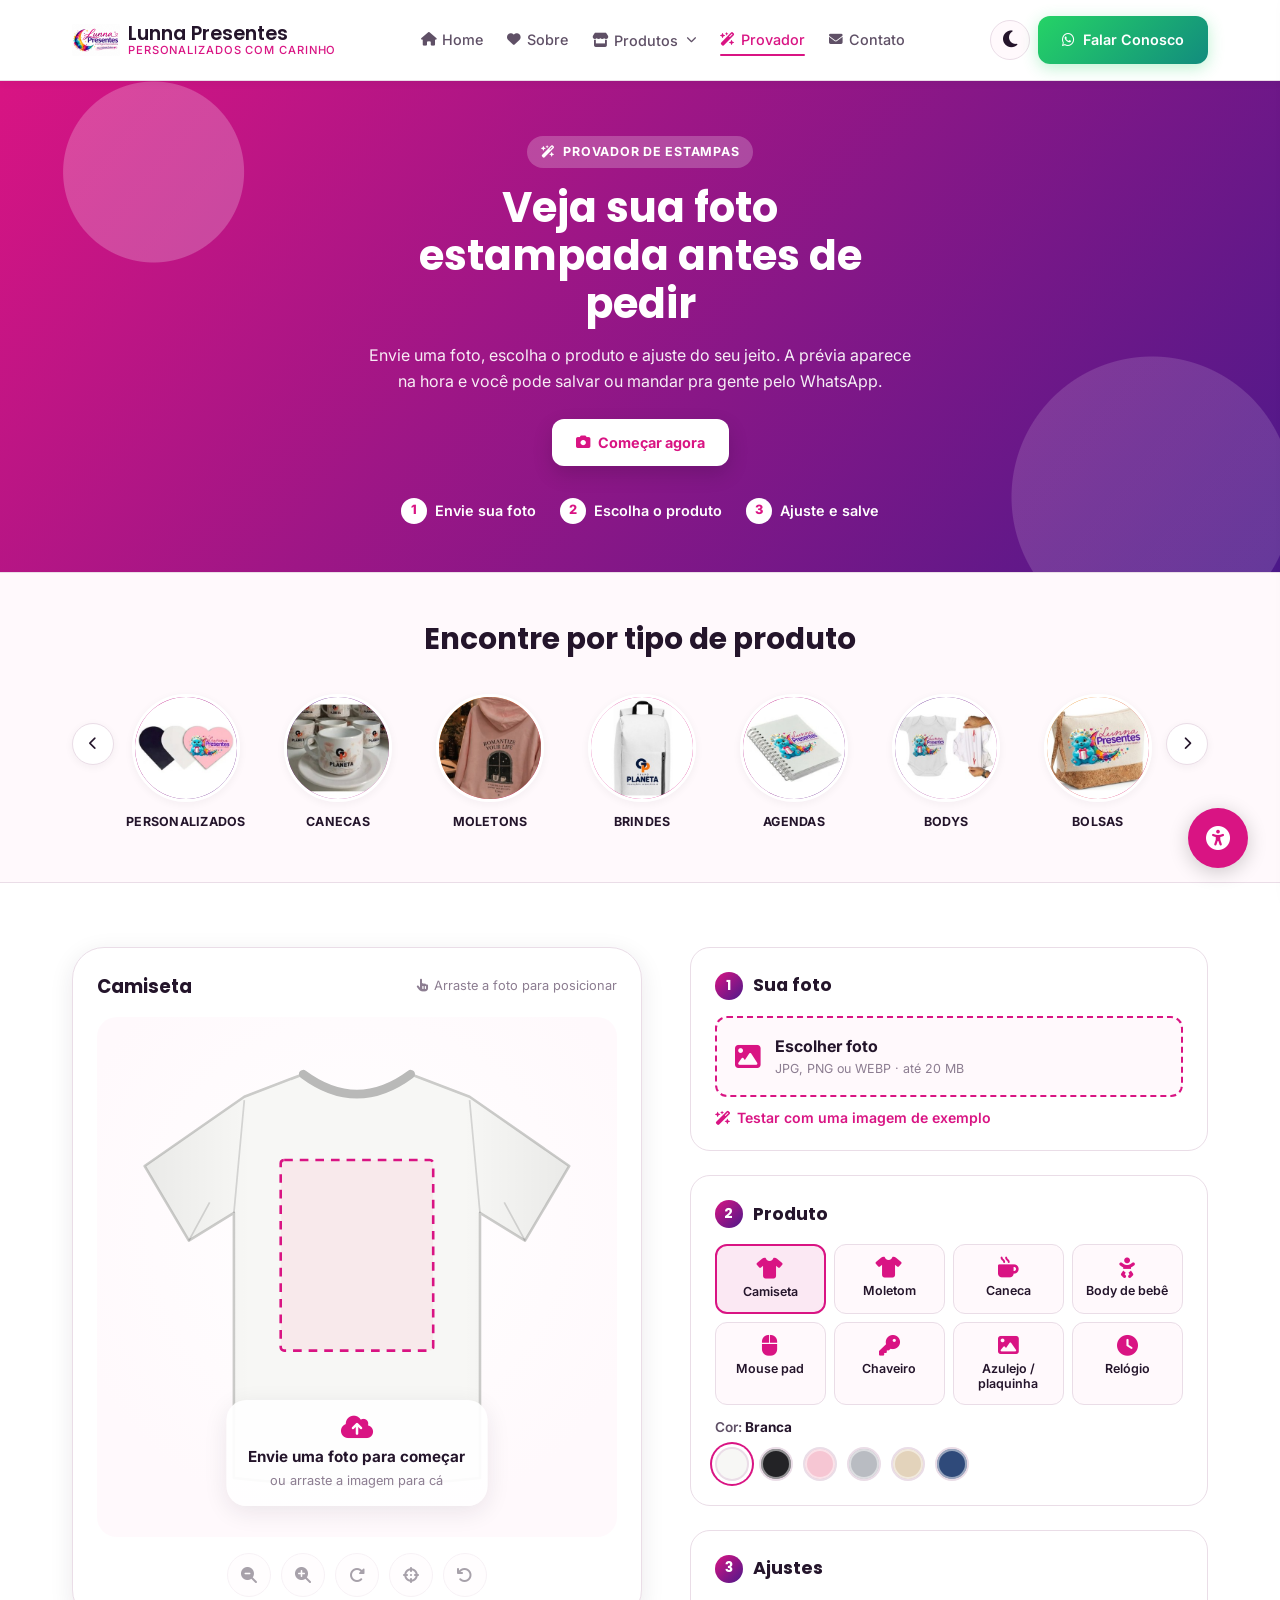
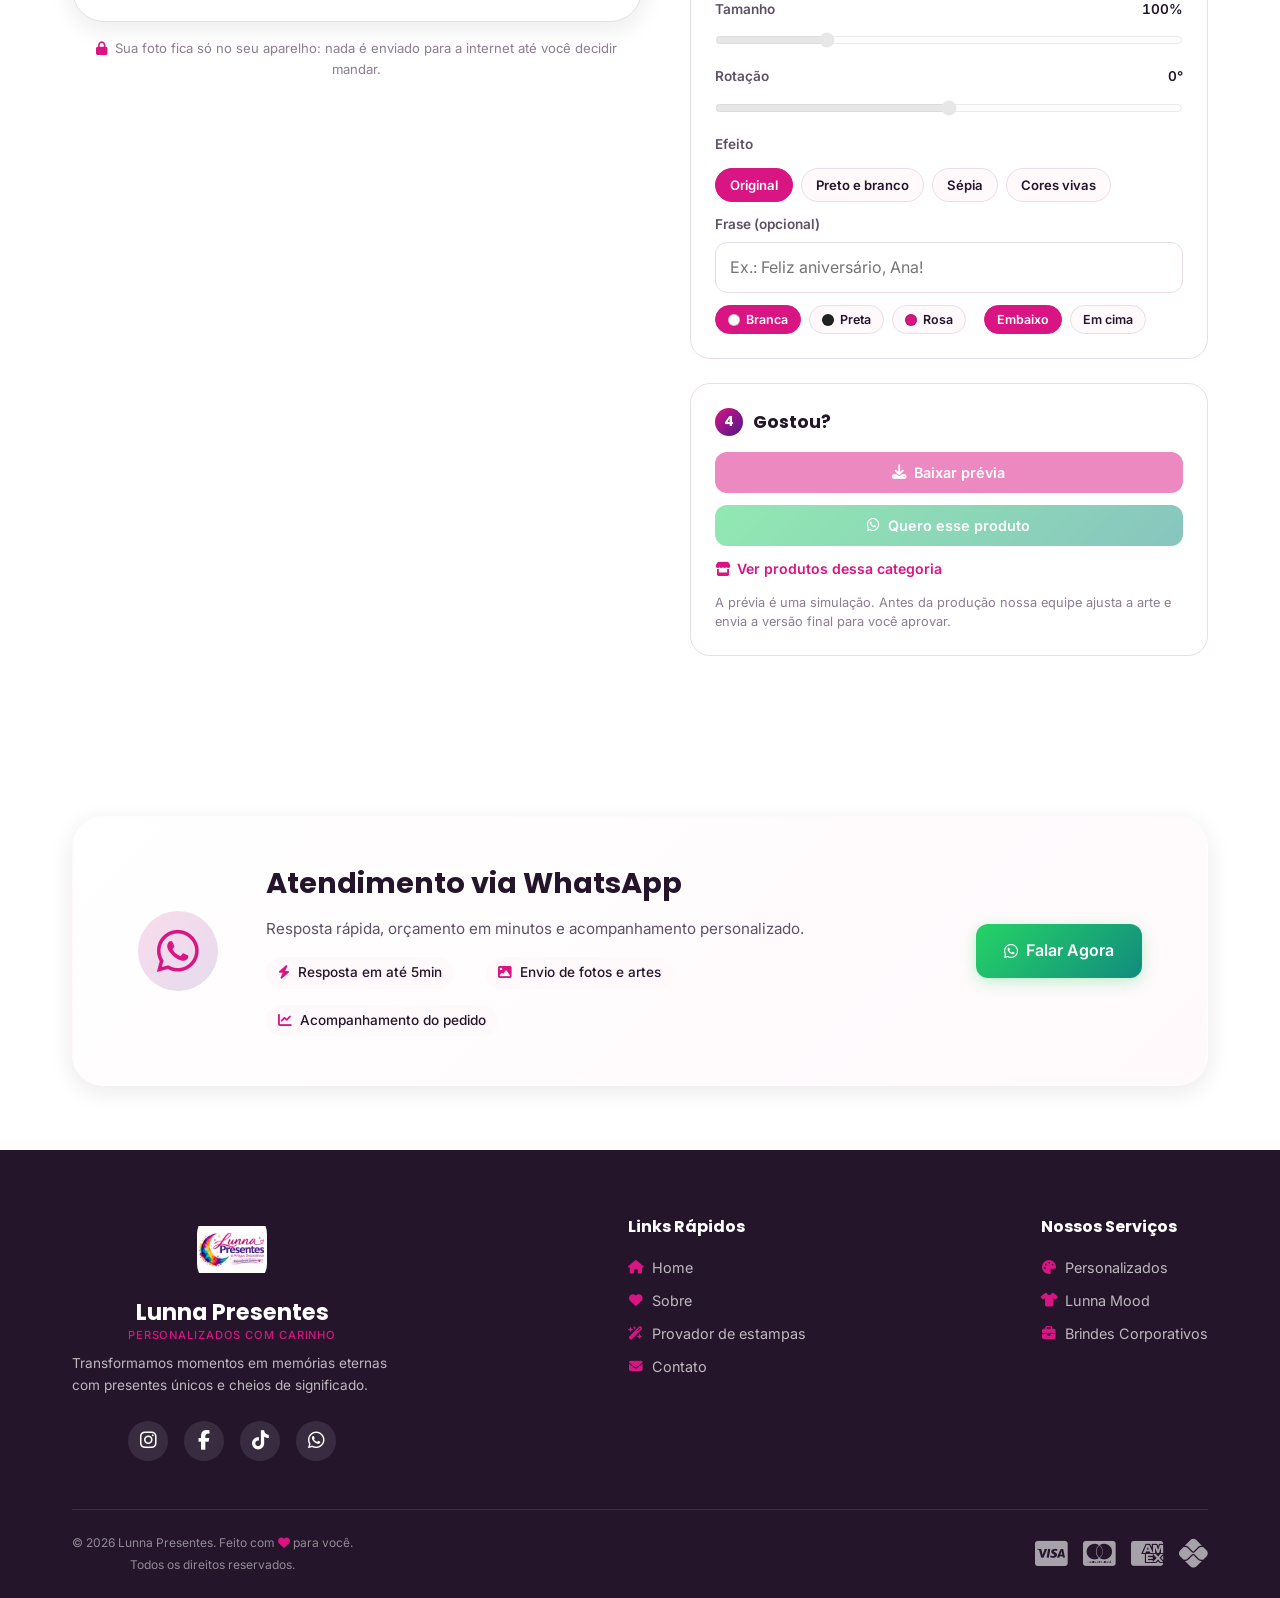
<file: pages/provador/provador.html>
<!DOCTYPE html>
<html lang="pt-BR">

<head>
  <meta charset="UTF-8" />
  <meta name="viewport" content="width=device-width, initial-scale=1.0" />
  <meta name="description"
    content="Provador de estampas da Lunna Presentes: envie sua foto e veja na hora como ela fica em camisetas, canecas, moletons e outros personalizados." />
  <meta name="keywords"
    content="provador de estampas, foto em caneca, foto em camiseta, prévia personalizado, lunna presentes" />
  <meta name="author" content="Lunna Presentes" />
  <title>Provador de Estampas | Lunna Presentes</title>

  <!-- Font Awesome -->
  <link rel="stylesheet" href="https://cdnjs.cloudflare.com/ajax/libs/font-awesome/6.5.1/css/all.min.css" />

  <!-- Google Fonts -->
  <link
    href="https://fonts.googleapis.com/css2?family=Inter:opsz,wght@14..32,300..700&family=Poppins:wght@400;500;600;700;800&family=Quicksand:wght@400;500;600;700&display=swap"
    rel="stylesheet" />

  <!-- CSS -->
  <link rel="stylesheet" href="../../index.css" />
  <link rel="stylesheet" href="../../themes/themes.css">
  <link rel="stylesheet" href="provador.css" />

  <link rel="stylesheet" href="../../components/categorias-carrossel/categorias-carrossel.css" />

  <!-- JavaScript -->
  <script src="../../index.js" defer></script>
  <script src="../../themes/themes.js"></script>
  <script src="../../data/configs.data.js" defer></script>
  <script src="provador.js" defer></script>

  <script src="../../components/categorias-carrossel/categorias-carrossel.js" defer></script>

  <!-- Sistema de Acessibilidade -->
  <script src="../../accessibility/accessibility.js" defer></script>
  <link rel="stylesheet" href="../../accessibility/accessibility.css">

  <!-- Favicon -->
  <link rel="icon" type="image/png" href="../../assets/icons/favicon.png" />
</head>

<body data-pagina="provador">

  <!-- HEADER + MENU MOBILE (HTML fixo) -->
    <header class="site-header" role="banner">
      <div class="header-inner">
        <a href="../../index.html" class="header-logo" aria-label="Lunna Presentes — página inicial">
          <div class="logo-icon" aria-hidden="true">
            <img src="../../assets/images/logo_lunna_presentes.jpeg" alt="Lunna Presentes Logo" class="logo-img" />
          </div>
          <div class="logo-text">
            Lunna Presentes
            <span>Personalizados com carinho</span>
          </div>
        </a>

        <nav class="header-nav" role="navigation" aria-label="Menu principal">
          <a href="../../index.html"><i class="fas fa-home"></i> Home</a>
          <a href="../../pages/about/about.html"><i class="fas fa-heart"></i> Sobre</a>
          <div class="nav-dropdown">
            <button class="nav-dropdown-trigger" aria-expanded="false" aria-haspopup="true">
              <i class="fas fa-store"></i> Produtos <i class="fas fa-chevron-down"></i>
            </button>
            <div class="nav-dropdown-menu" role="menu">
              <a href="../../pages/personalizados/personalizados.html" role="menuitem"><i class="fas fa-palette"></i> Personalizados</a>
              <a href="../../pages/roupas/roupas.html" role="menuitem"><i class="fas fa-shirt"></i> Lunna Mood</a>
              <a href="../../pages/brindes-corporativos/brindes-corporativos.html" role="menuitem"><i class="fas fa-briefcase"></i> Brindes Corporativos</a>
            </div>
          </div>
          <a href="../../pages/provador/provador.html" class="active"><i class="fas fa-wand-magic-sparkles"></i> Provador</a>
          <a href="../../pages/contact/contact.html"><i class="fas fa-envelope"></i> Contato</a>
        </nav>

        <div class="header-actions">
          <button class="theme-toggle" aria-label="Ativar modo escuro">
            <i class="fas fa-moon"></i>
          </button>
          <a href="https://wa.me/5511999999999?text=Ol%C3%A1!%20Gostaria%20de%20saber%20mais%20sobre%20os%20produtos%20personalizados%20da%20Lunna%20Presentes." id="header-whatsapp" class="btn btn-whatsapp header-cta" target="_blank" rel="noopener"
            aria-label="Solicitar orçamento pelo WhatsApp">
            <i class="fab fa-whatsapp"></i> Falar Conosco
          </a>
          <button class="hamburger" aria-label="Abrir menu" aria-expanded="false" aria-controls="mobile-menu">
            <span></span><span></span><span></span>
          </button>
        </div>
      </div>
    </header>

  <nav class="mobile-menu" id="mobile-menu" aria-label="Menu mobile" role="navigation">
      <a href="../../index.html" data-nav><i class="fas fa-home"></i> Home</a>
      <a href="../../pages/about/about.html" data-nav><i class="fas fa-heart"></i> Sobre</a>
      <div class="mobile-nav-group">
        <button class="mobile-nav-group-trigger" aria-expanded="false" aria-controls="mobile-produtos-submenu">
          <i class="fas fa-store"></i> Produtos <i class="fas fa-chevron-down"></i>
        </button>
        <div class="mobile-nav-submenu" id="mobile-produtos-submenu">
          <a href="../../pages/personalizados/personalizados.html" data-nav><i class="fas fa-palette"></i> Personalizados</a>
          <a href="../../pages/roupas/roupas.html" data-nav><i class="fas fa-shirt"></i> Lunna Mood</a>
          <a href="../../pages/brindes-corporativos/brindes-corporativos.html" data-nav><i class="fas fa-briefcase"></i> Brindes Corporativos</a>
        </div>
      </div>
      <a href="../../pages/provador/provador.html" class="active" data-nav><i class="fas fa-wand-magic-sparkles"></i> Provador de estampas</a>
      <a href="../../pages/contact/contact.html" data-nav><i class="fas fa-envelope"></i> Contato</a>
      <div class="mobile-cta">
        <a href="https://wa.me/5511999999999?text=Ol%C3%A1!%20Gostaria%20de%20saber%20mais%20sobre%20os%20produtos%20personalizados%20da%20Lunna%20Presentes." id="mobile-whatsapp" class="btn btn-whatsapp" target="_blank" rel="noopener">
          <i class="fab fa-whatsapp"></i> Solicitar Orçamento
        </a>
      </div>
    </nav>

  <div class="header-spacer"></div>

  <main>
    <!-- HERO DO PROVADOR -->
    <section class="provador-hero" aria-labelledby="provador-title">
      <div class="container provador-hero-inner">
        <span class="provador-hero-badge"><i class="fas fa-wand-magic-sparkles"></i> Provador de estampas</span>
        <h1 id="provador-title">Veja sua foto estampada antes de pedir</h1>
        <p>Envie uma foto, escolha o produto e ajuste do seu jeito. A prévia aparece na hora e você pode salvar ou mandar pra gente pelo WhatsApp.</p>
        <a href="#provador" class="btn provador-hero-btn"><i class="fas fa-camera"></i> Começar agora</a>
        <ul class="provador-hero-passos" aria-label="Como funciona">
          <li><span>1</span> Envie sua foto</li>
          <li><span>2</span> Escolha o produto</li>
          <li><span>3</span> Ajuste e salve</li>
        </ul>
      </div>
    </section>

    <!-- CARROSSEL DE TIPOS DE PRODUTO (components/categorias-carrossel) -->
    <section class="section-cat-circ" data-categorias-carrossel data-base="../../" aria-label="Tipos de produto"></section>

    <!-- PROVADOR -->
    <section class="provador" id="provador" aria-label="Provador de estampas">
      <div class="container provador-grid">

        <!-- Prévia -->
        <div class="provador-preview-col">
          <div class="provador-preview-card">
            <div class="provador-preview-topo">
              <strong id="pv-produto-nome">Camiseta</strong>
              <span class="provador-dica" id="pv-dica"><i class="fas fa-hand-pointer"></i> Arraste a foto para posicionar</span>
            </div>
            <div class="provador-stage" id="pv-stage">
              <svg id="pv-svg" viewBox="0 0 600 600" role="img" aria-labelledby="pv-svg-title" tabindex="0">
                <title id="pv-svg-title">Prévia do produto com a sua foto</title>
              </svg>
              <label class="provador-vazio" id="pv-vazio" for="pv-file">
                <i class="fas fa-cloud-arrow-up"></i>
                <strong>Envie uma foto para começar</strong>
                <span>ou arraste a imagem para cá</span>
              </label>
            </div>
            <div class="provador-toolbar" role="toolbar" aria-label="Ajustes rápidos da foto">
              <button type="button" data-acao="menos" aria-label="Diminuir foto"><i class="fas fa-magnifying-glass-minus"></i></button>
              <button type="button" data-acao="mais" aria-label="Aumentar foto"><i class="fas fa-magnifying-glass-plus"></i></button>
              <button type="button" data-acao="girar" aria-label="Girar 90 graus"><i class="fas fa-rotate-right"></i></button>
              <button type="button" data-acao="centralizar" aria-label="Centralizar foto"><i class="fas fa-crosshairs"></i></button>
              <button type="button" data-acao="reset" aria-label="Desfazer ajustes"><i class="fas fa-arrow-rotate-left"></i></button>
            </div>
          </div>
          <p class="provador-privacidade"><i class="fas fa-lock"></i> Sua foto fica só no seu aparelho: nada é enviado para a internet até você decidir mandar.</p>
        </div>

        <!-- Controles -->
        <div class="provador-controles">

          <div class="pv-bloco">
            <h2 class="pv-titulo"><span>1</span> Sua foto</h2>
            <label class="pv-upload" id="pv-drop" for="pv-file">
              <input type="file" id="pv-file" accept="image/*" class="sr-only" />
              <i class="fas fa-image"></i>
              <span><strong id="pv-upload-texto">Escolher foto</strong><small>JPG, PNG ou WEBP · até 20 MB</small></span>
            </label>
            <button type="button" class="pv-link" id="pv-exemplo"><i class="fas fa-wand-magic-sparkles"></i> Testar com uma imagem de exemplo</button>
            <p class="pv-erro" id="pv-erro" role="alert" hidden></p>
          </div>

          <div class="pv-bloco">
            <h2 class="pv-titulo"><span>2</span> Produto</h2>
            <div class="pv-produtos" id="pv-produtos" role="radiogroup" aria-label="Escolha o produto"></div>
            <div class="pv-cores-wrap">
              <span class="pv-rotulo">Cor: <strong id="pv-cor-nome"></strong></span>
              <div class="pv-cores" id="pv-cores" role="radiogroup" aria-label="Cor do produto"></div>
            </div>
          </div>

          <div class="pv-bloco">
            <h2 class="pv-titulo"><span>3</span> Ajustes</h2>
            <label class="pv-slider">
              <span>Tamanho <output id="pv-zoom-val">100%</output></span>
              <input type="range" id="pv-zoom" min="40" max="300" value="100" step="1" />
            </label>
            <label class="pv-slider">
              <span>Rotação <output id="pv-rot-val">0°</output></span>
              <input type="range" id="pv-rot" min="-180" max="180" value="0" step="1" />
            </label>
            <span class="pv-rotulo">Efeito</span>
            <div class="pv-chips" id="pv-filtros" role="radiogroup" aria-label="Efeito da foto">
              <button type="button" data-filtro="nenhum" class="ativo" role="radio" aria-checked="true">Original</button>
              <button type="button" data-filtro="pb" role="radio" aria-checked="false">Preto e branco</button>
              <button type="button" data-filtro="sepia" role="radio" aria-checked="false">Sépia</button>
              <button type="button" data-filtro="vivo" role="radio" aria-checked="false">Cores vivas</button>
            </div>
            <label class="pv-campo">
              <span class="pv-rotulo">Frase (opcional)</span>
              <input type="text" id="pv-texto" maxlength="40" placeholder="Ex.: Feliz aniversário, Ana!" autocomplete="off" />
            </label>
            <div class="pv-texto-opcoes">
              <div class="pv-chips pv-chips--mini" id="pv-texto-cor" role="radiogroup" aria-label="Cor da frase">
                <button type="button" data-cor="#ffffff" class="ativo" role="radio" aria-checked="true"><i style="background:#fff"></i> Branca</button>
                <button type="button" data-cor="#222222" role="radio" aria-checked="false"><i style="background:#222"></i> Preta</button>
                <button type="button" data-cor="#d91483" role="radio" aria-checked="false"><i style="background:#d91483"></i> Rosa</button>
              </div>
              <div class="pv-chips pv-chips--mini" id="pv-texto-pos" role="radiogroup" aria-label="Posição da frase">
                <button type="button" data-pos="baixo" class="ativo" role="radio" aria-checked="true">Embaixo</button>
                <button type="button" data-pos="cima" role="radio" aria-checked="false">Em cima</button>
              </div>
            </div>
          </div>

          <div class="pv-bloco pv-acoes">
            <h2 class="pv-titulo"><span>4</span> Gostou?</h2>
            <button type="button" class="btn btn-primary" id="pv-baixar" disabled><i class="fas fa-download"></i> Baixar prévia</button>
            <button type="button" class="btn btn-whatsapp" id="pv-pedir" disabled><i class="fab fa-whatsapp"></i> Quero esse produto</button>
            <a class="pv-link" id="pv-ver-produtos" href="../personalizados/personalizados.html"><i class="fas fa-store"></i> Ver produtos dessa categoria</a>
            <p class="pv-nota">A prévia é uma simulação. Antes da produção nossa equipe ajusta a arte e envia a versão final para você aprovar.</p>
          </div>
        </div>
      </div>
    </section>

    <!-- ATENDIMENTO VIA WHATSAPP (HTML fixo) -->
      <section class="contact-banner" aria-labelledby="banner-title">
    <div class="container">
      <div class="banner-box reveal">
        <div class="banner-icon" aria-hidden="true">
          <i class="fab fa-whatsapp"></i>
        </div>
        <div class="banner-text">
          <h2 id="banner-title">Atendimento via WhatsApp</h2>
          <p>Resposta rápida, orçamento em minutos e acompanhamento personalizado.</p>
          <ul class="banner-lista">
            <li><i class="fas fa-bolt"></i> Resposta em até 5min</li>
            <li><i class="fas fa-image"></i> Envio de fotos e artes</li>
            <li><i class="fas fa-chart-line"></i> Acompanhamento do pedido</li>
          </ul>
        </div>
        <a href="https://wa.me/5511999999999?text=Ol%C3%A1!%20Gostaria%20de%20saber%20mais%20sobre%20os%20produtos%20personalizados%20da%20Lunna%20Presentes." id="banner-whatsapp" class="btn btn-whatsapp btn-lg" target="_blank" rel="noopener">
          <i class="fab fa-whatsapp"></i> Falar Agora
        </a>
      </div>
    </div>
  </section>
  </main>

  <!-- RODAPÉ (HTML fixo) -->
    <footer class="site-footer" role="contentinfo">
      <div class="container">
        <div class="footer-grid">
          <div class="footer-brand">
            <div class="logo-text" style="margin-bottom: 12px;">
              <div class="footer-logo">
                <img src="../../assets/images/logo_lunna_presentes.jpeg" alt="Lunna Presentes" class="logo-img" />
              </div>
              Lunna Presentes
              <span>Personalizados com carinho</span>
            </div>
            <p>Transformamos momentos em memórias eternas com presentes únicos e cheios de significado.</p>
            <div class="footer-social">
              <a href="#" class="social-btn" aria-label="Instagram"><i class="fab fa-instagram"></i></a>
              <a href="#" class="social-btn" aria-label="Facebook"><i class="fab fa-facebook-f"></i></a>
              <a href="#" class="social-btn" aria-label="TikTok"><i class="fab fa-tiktok"></i></a>
              <a href="https://wa.me/5511999999999?text=Ol%C3%A1!%20Gostaria%20de%20saber%20mais%20sobre%20os%20produtos%20personalizados%20da%20Lunna%20Presentes." id="footer-social-whatsapp" class="social-btn" target="_blank" rel="noopener" aria-label="WhatsApp">
                <i class="fab fa-whatsapp"></i>
              </a>
            </div>
          </div>

          <div class="footer-col">
            <h4 class="footer-col-title">Links Rápidos</h4>
            <nav class="footer-links" aria-label="Links rápidos">
              <a href="../../index.html"><i class="fas fa-home"></i> Home</a>
              <a href="../../pages/about/about.html"><i class="fas fa-heart"></i> Sobre</a>
              <a href="../../pages/provador/provador.html"><i class="fas fa-wand-magic-sparkles"></i> Provador de estampas</a>
              <a href="../../pages/contact/contact.html"><i class="fas fa-envelope"></i> Contato</a>
            </nav>
          </div>

          <div class="footer-col">
            <h4 class="footer-col-title">Nossos Serviços</h4>
            <nav class="footer-links" aria-label="Nossos serviços">
              <a href="../../pages/personalizados/personalizados.html"><i class="fas fa-palette"></i> Personalizados</a>
              <a href="../../pages/roupas/roupas.html"><i class="fas fa-shirt"></i> Lunna Mood</a>
              <a href="../../pages/brindes-corporativos/brindes-corporativos.html"><i class="fas fa-briefcase"></i> Brindes Corporativos</a>
            </nav>
          </div>
        </div>

        <div class="footer-bottom">
          <div class="footer-payment">
            <i class="fab fa-cc-visa"></i>
            <i class="fab fa-cc-mastercard"></i>
            <i class="fab fa-cc-amex"></i>
            <i class="fab fa-pix"></i>
          </div>
          <div class="footer-copyright">
            <p>&copy; <span id="currentYear">2026</span> Lunna Presentes. Feito com <i class="fas fa-heart"></i> para você.
            </p>
            <p>Todos os direitos reservados.</p>
          </div>
        </div>
      </div>
    </footer>

  <!-- ACESSIBILIDADE (HTML fixo) -->
    <button id="accessibility-toggle" class="accessibility-toggle"
      aria-label="Abrir painel de configurações de acessibilidade" aria-expanded="false"
      aria-controls="accessibility-panel">
      <i class="fas fa-universal-access" aria-hidden="true"></i>
      <span class="sr-only">Acessibilidade</span>
    </button>

    <!-- Painel de Acessibilidade -->
    <aside id="accessibility-panel" class="accessibility-panel" aria-label="Painel de Configurações de Acessibilidade"
      aria-hidden="true" role="dialog">

      <div class="panel-header">
        <div class="panel-title">
          <i class="fas fa-universal-access" aria-hidden="true"></i>
          <h2>Acessibilidade</h2>
        </div>
        <button id="close-panel" class="close-panel" aria-label="Fechar painel">
          <i class="fas fa-times" aria-hidden="true"></i>
        </button>
      </div>

      <div class="panel-content">
        <section class="accessibility-section">
          <h3 class="section-title">
            <i class="fas fa-font" aria-hidden="true"></i>
            Tamanho da Fonte
          </h3>
          <div class="font-controls">
            <button id="decrease-font" class="accessibility-btn" aria-label="Diminuir fonte">
              <i class="fas fa-minus"></i><span>A-</span>
            </button>
            <div class="font-display" id="current-font-size">100%</div>
            <button id="increase-font" class="accessibility-btn" aria-label="Aumentar fonte">
              <i class="fas fa-plus"></i><span>A+</span>
            </button>
            <button id="reset-font" class="accessibility-btn reset-btn">
              <i class="fas fa-undo"></i><span>Padrão</span>
            </button>
          </div>
        </section>

        <section class="accessibility-section">
          <h3 class="section-title">
            <i class="fas fa-adjust"></i>
            Contraste
          </h3>
          <button id="toggle-contrast" class="accessibility-btn contrast-btn" aria-pressed="false">
            <i class="fas fa-circle"></i><span>Alto Contraste</span>
          </button>
        </section>

        <section class="accessibility-section">
          <h3 class="section-title">
            <i class="fas fa-eye"></i>
            Modo de Visão
          </h3>
          <div class="vision-buttons">
            <button id="colorblind-mode" class="accessibility-btn vision-btn" aria-pressed="false">
              <i class="fas fa-eye"></i><span>Visão Normal</span>
            </button>
            <button id="reduced-motion" class="accessibility-btn vision-btn" aria-pressed="false">
              <i class="fas fa-running"></i><span>Reduzir Animações</span>
            </button>
          </div>
          <div class="vision-info" style="margin-top: 0.5rem; font-size: 0.8rem; color: var(--text-light);">
            <small>Clique para alternar entre modos: Normal → Deuteranopia → Protanopia → Tritanopia →
              Acromatopsia</small>
          </div>
        </section>

        <section class="accessibility-section">
          <h3 class="section-title">
            <i class="fas fa-book-reader"></i>
            Leitura
          </h3>
          <button id="highlight-links" class="accessibility-btn" aria-pressed="false">
            <i class="fas fa-link"></i><span>Destacar Links</span>
          </button>
        </section>

        <section class="accessibility-section">
          <h3 class="section-title">
            <i class="fas fa-mouse-pointer"></i>
            Navegação
          </h3>
          <button id="focus-helper" class="accessibility-btn" aria-pressed="false">
            <i class="fas fa-crosshairs"></i><span>Foco Aumentado</span>
          </button>
        </section>

        <section class="accessibility-section">
          <h3 class="section-title">
            <i class="fas fa-life-ring"></i>
            Ajuda
          </h3>
          <button id="keyboard-shortcuts" class="accessibility-btn">
            <i class="fas fa-keyboard"></i><span>Atalhos</span>
          </button>
          <button id="reset-all" class="accessibility-btn reset-all-btn">
            <i class="fas fa-redo"></i><span>Restaurar Padrões</span>
          </button>
        </section>
      </div>

      <div class="panel-footer">
        <div class="status-indicator">
          <i class="fas fa-check-circle"></i>
          <span id="status-message">Configurações aplicadas</span>
        </div>
        <div class="panel-info">
          <small>Configurações salvas automaticamente</small>
        </div>
      </div>
    </aside>

    <!-- Overlay do Painel -->
    <div id="panel-overlay" class="panel-overlay" aria-hidden="true"></div>

    <!-- Modal de Atalhos -->
    <div id="shortcuts-modal" class="accessibility-modal" aria-hidden="true" role="dialog">
      <div class="modal-content">
        <div class="modal-header">
          <h3>Atalhos de Teclado</h3>
          <button id="close-shortcuts" class="close-modal" aria-label="Fechar">
            <i class="fas fa-times"></i>
          </button>
        </div>
        <div class="modal-body">
          <div class="shortcuts-list">
            <div class="shortcut-item"><kbd>Alt</kbd> + <kbd>A</kbd> <span>Abrir/Fechar painel</span></div>
            <div class="shortcut-item"><kbd>Alt</kbd> + <kbd>+</kbd> <span>Aumentar fonte</span></div>
            <div class="shortcut-item"><kbd>Alt</kbd> + <kbd>-</kbd> <span>Diminuir fonte</span></div>
            <div class="shortcut-item"><kbd>Alt</kbd> + <kbd>C</kbd> <span>Alto contraste</span></div>
            <div class="shortcut-item"><kbd>Alt</kbd> + <kbd>D</kbd> <span>Modo daltônico</span></div>
            <div class="shortcut-item"><kbd>Alt</kbd> + <kbd>R</kbd> <span>Reduzir animações</span></div>
            <div class="shortcut-item"><kbd>Tab</kbd> <span>Navegar entre elementos</span></div>
            <div class="shortcut-item"><kbd>Esc</kbd> <span>Fechar painéis</span></div>
          </div>
        </div>
      </div>
    </div>

</body>

</html>
</file>
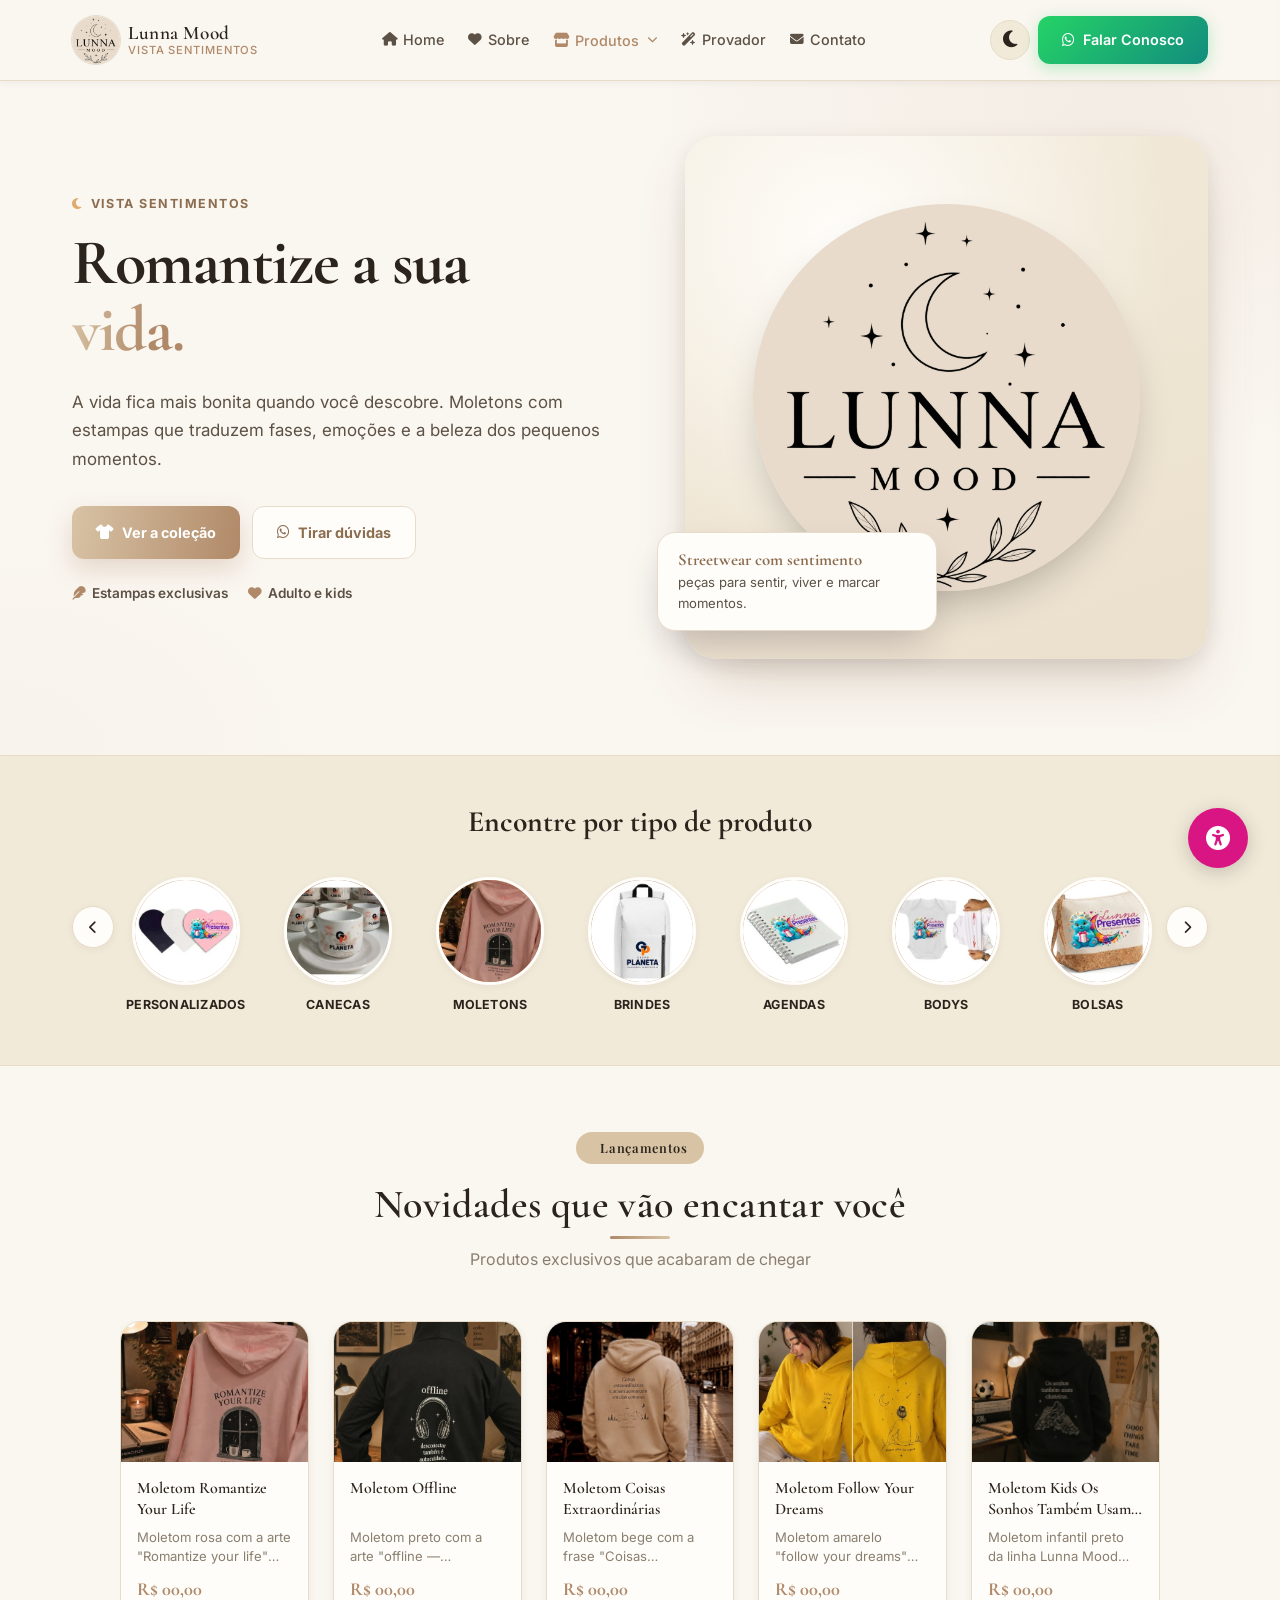
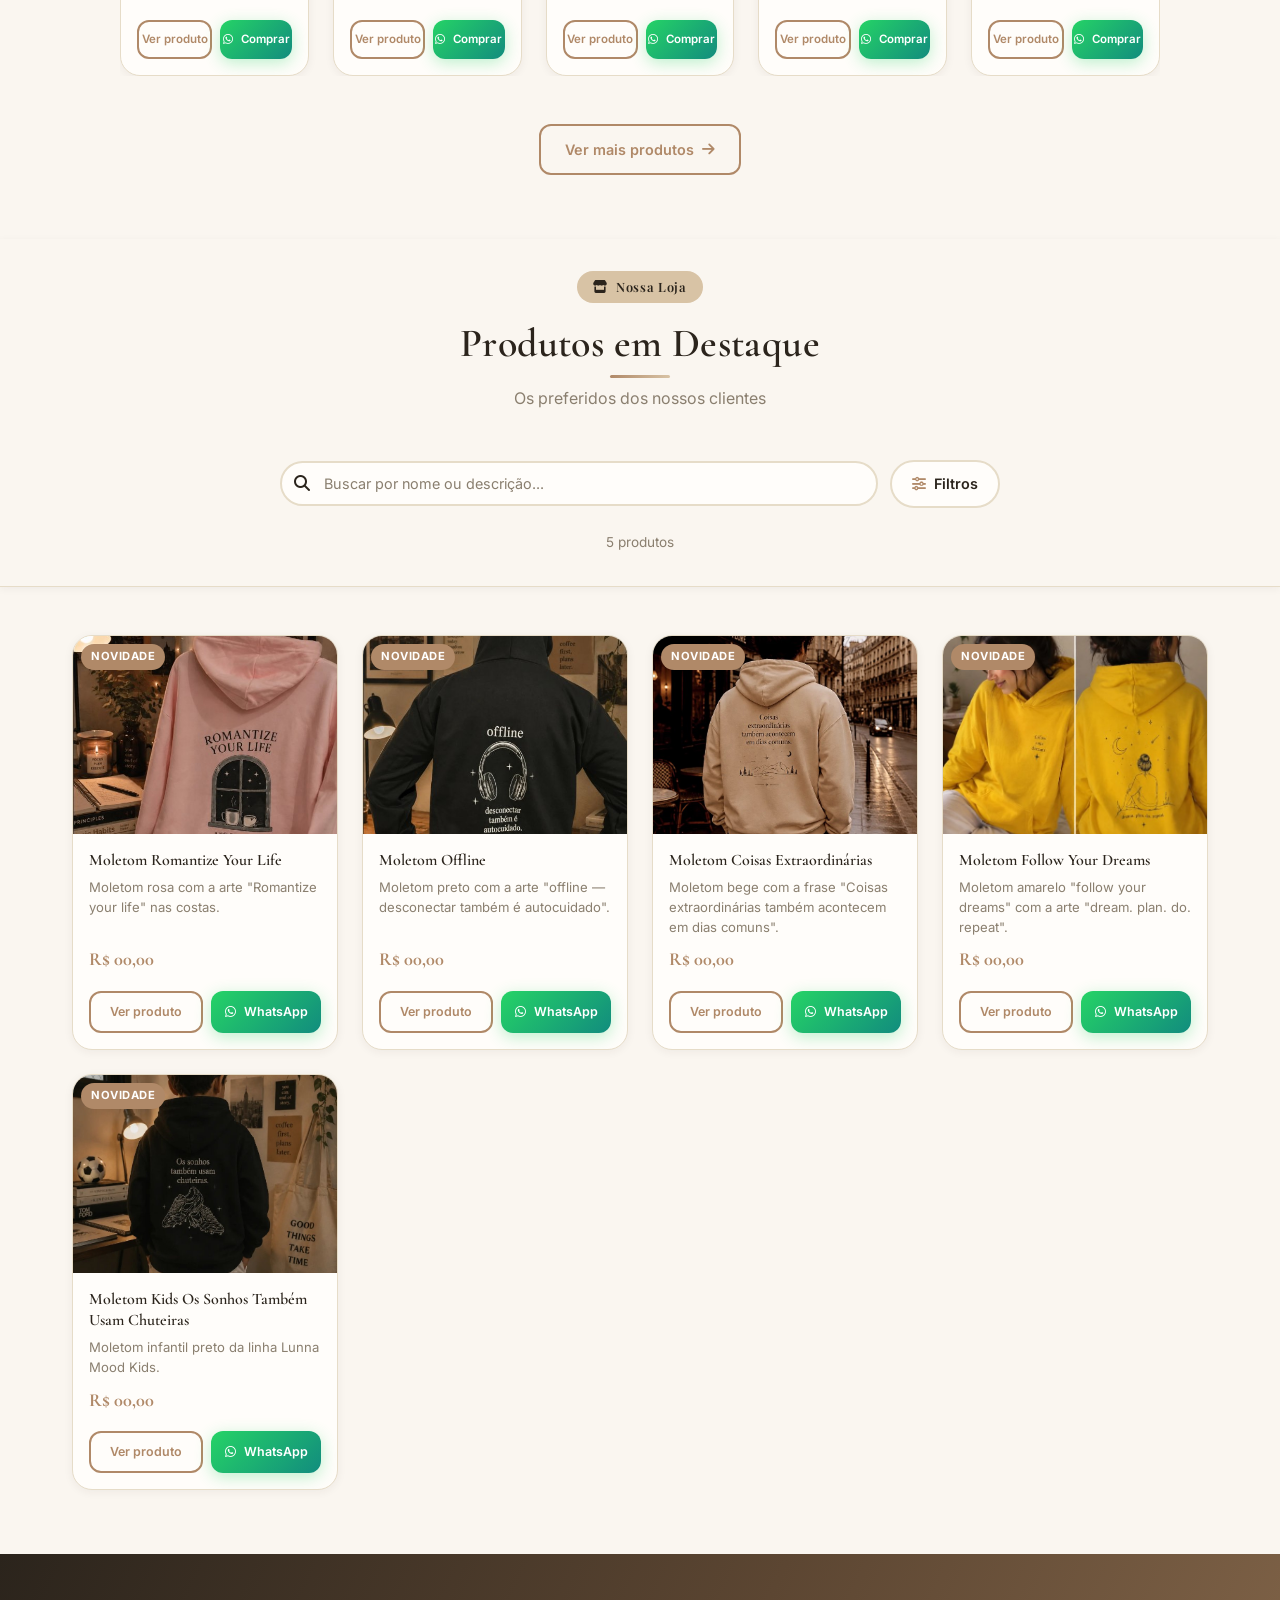
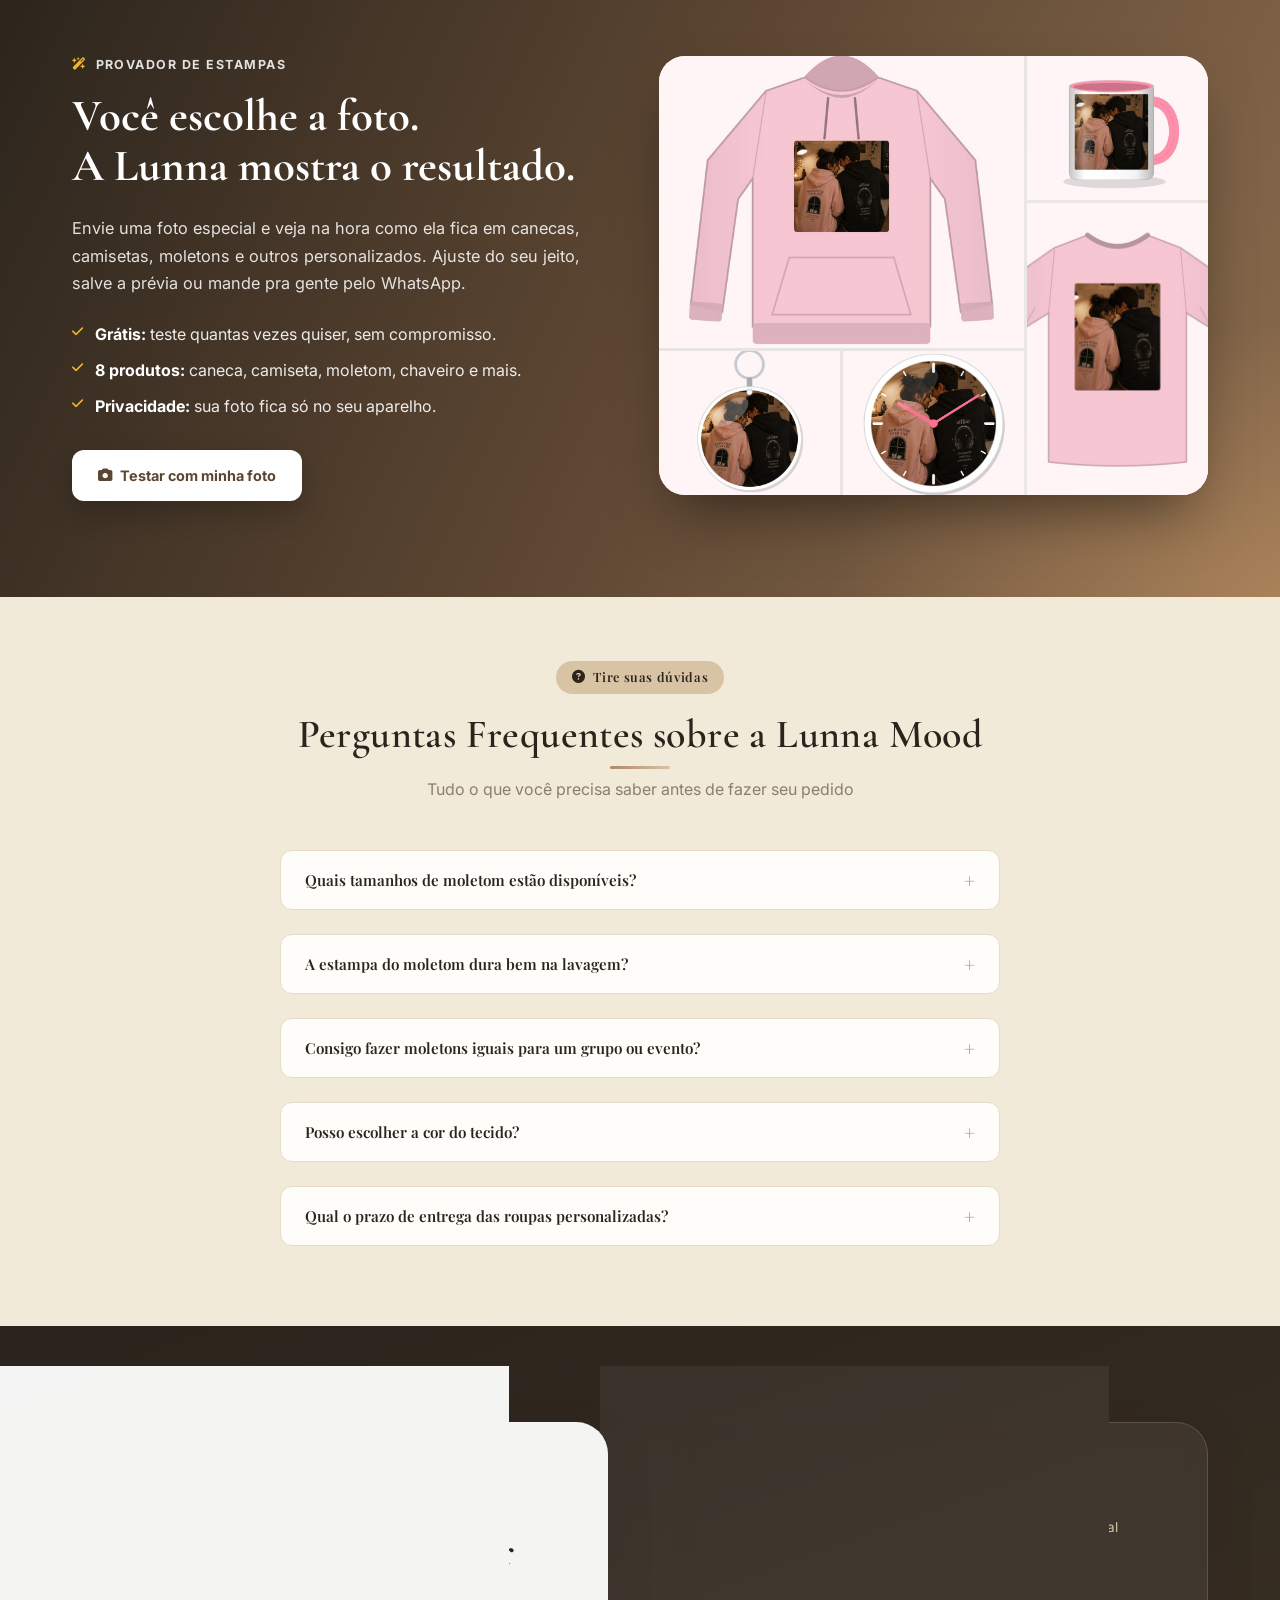
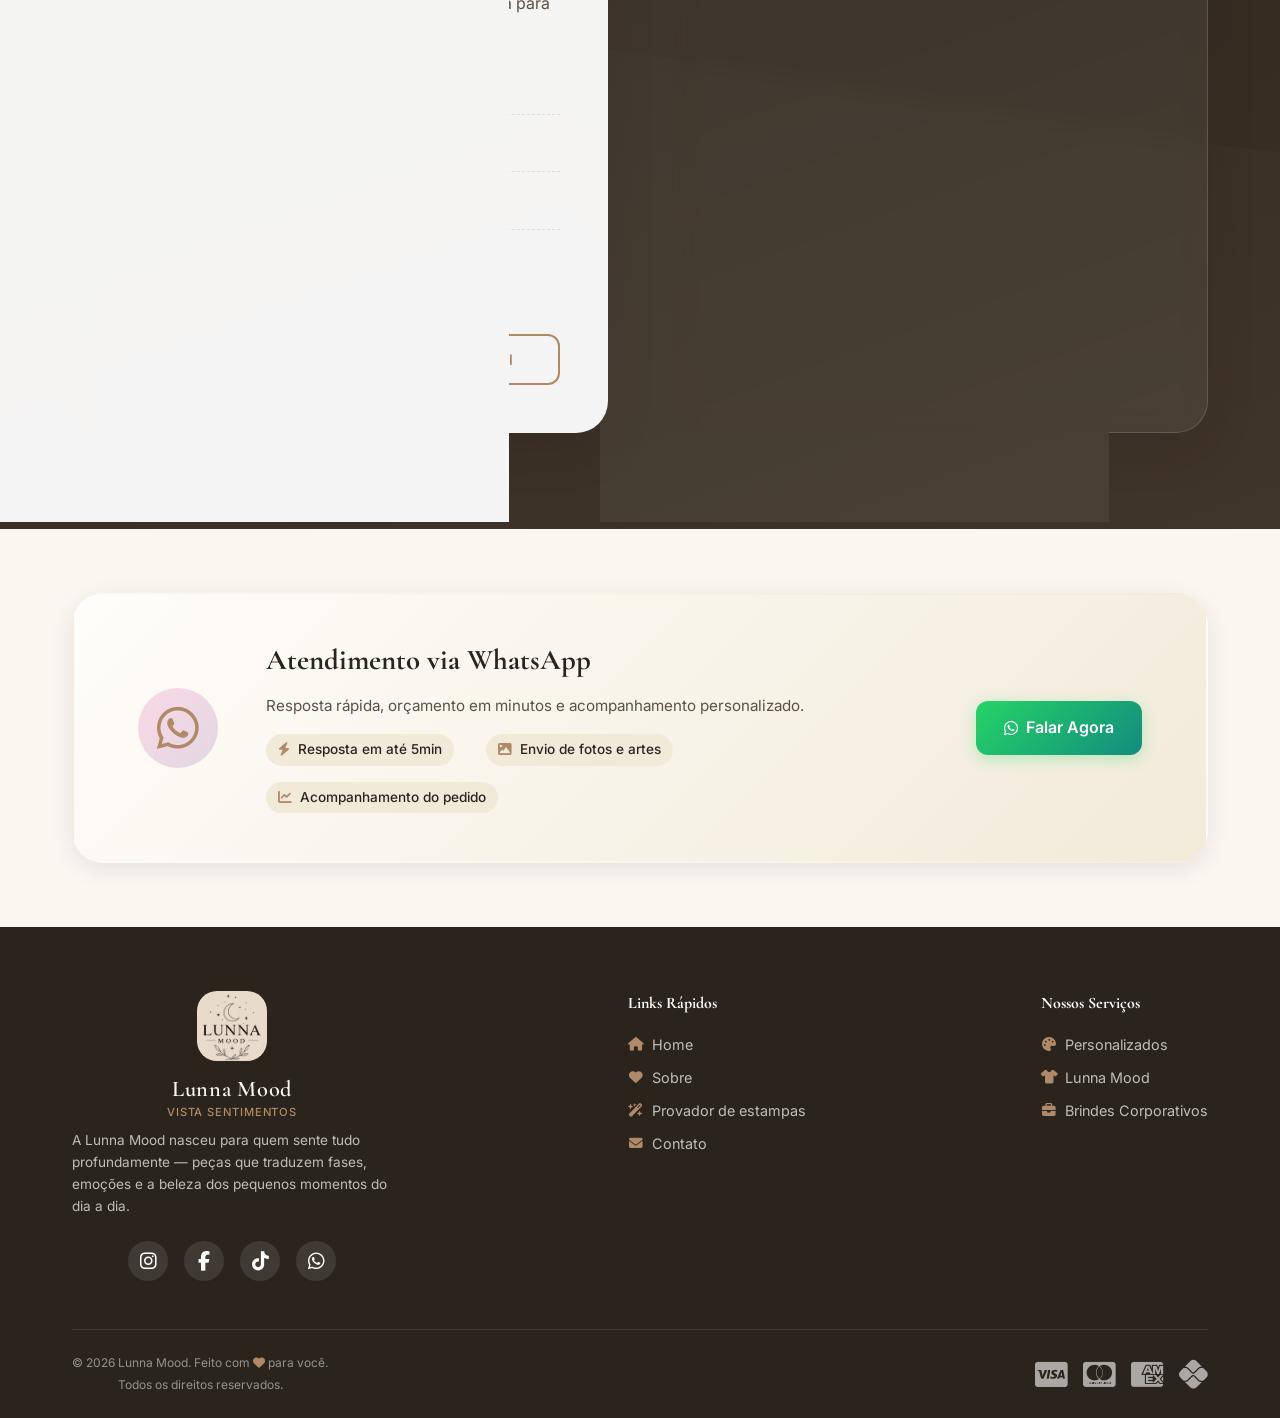
<file: pages/roupas/roupas.html>
<!DOCTYPE html>
<html lang="pt-BR">

<head>
  <meta charset="UTF-8" />
  <meta name="viewport" content="width=device-width, initial-scale=1.0" />
  <meta name="description"
    content="Lunna Mood — roupas que vestem sentimentos. Moletons e camisetas com estampas que traduzem fases, emoções e pequenos momentos do dia a dia." />
  <meta name="keywords" content="lunna mood, moletons personalizados, camisetas com frases, streetwear aesthetic" />
  <meta name="author" content="Lunna Mood" />
  <title>Lunna Mood | Roupas com Alma</title>

  <!-- Font Awesome -->
  <link rel="stylesheet" href="https://cdnjs.cloudflare.com/ajax/libs/font-awesome/6.5.1/css/all.min.css" />

  <!-- Google Fonts -->
  <link
    href="https://fonts.googleapis.com/css2?family=Inter:opsz,wght@14..32,300..700&family=Poppins:wght@400;500;600;700;800&family=Quicksand:wght@400;500;600;700&family=Cormorant+Garamond:wght@400;500;600;700&family=Playfair+Display:wght@500;600;700&display=swap"
    rel="stylesheet" />

  <!-- CSS -->
  <link rel="stylesheet" href="../../index.css" />
  <link rel="stylesheet" href="../../themes/themes.css">
  <link rel="stylesheet" href="../../pages/home/home.css" />
  <link rel="stylesheet" href="roupas.css" />

  <link rel="stylesheet" href="../../components/categorias-carrossel/categorias-carrossel.css" />
  <link rel="stylesheet" href="../../components/catalogo/catalogo.css" />
  <link rel="stylesheet" href="../../components/cta-estampa/cta-estampa.css" />

  <link rel="stylesheet" href="../../components/page-hero/page-hero.css" />
  <!-- JavaScript -->
  <script src="../../data/produtos.data.js" defer></script>
  <script src="../../data/servicos.data.js" defer></script>
  <script src="../../themes/themes.js"></script>
  <script src="../../data/configs.data.js" defer></script>
  <script src="../../index.js" defer></script>
  <script src="../../pages/home/carousel-shared.js" defer></script>
  <script src="servico-pagina.js" defer></script>
  <script src="../../components/catalogo/catalogo.js" defer></script>

  <script src="../../components/categorias-carrossel/categorias-carrossel.js" defer></script>
  <script src="../../components/cta-estampa/cta-estampa.js" defer></script>

  <!-- Sistema de Acessibilidade -->
  <script src="../../accessibility/accessibility.js" defer></script>
  <link rel="stylesheet" href="../../accessibility/accessibility.css">

  <!-- Favicon -->
  <link rel="icon" type="image/png" href="../../assets/icons/favicon.png" />
</head>

<body data-servico="roupas">

  <!-- HEADER + MENU MOBILE (HTML fixo) -->
    <header class="site-header" role="banner">
      <div class="header-inner">
        <a href="../../index.html" class="header-logo" aria-label="Lunna Mood — página inicial">
          <div class="logo-icon" aria-hidden="true">
            <img src="../../assets/images/logo_lunna_mood.png" alt="Lunna Mood Logo" class="logo-img logo-img--circulo" />
          </div>
          <div class="logo-text">
            Lunna Mood
            <span>Vista sentimentos</span>
          </div>
        </a>

        <nav class="header-nav" role="navigation" aria-label="Menu principal">
          <a href="../../index.html"><i class="fas fa-home"></i> Home</a>
          <a href="../../pages/about/about.html"><i class="fas fa-heart"></i> Sobre</a>
          <div class="nav-dropdown">
            <button class="nav-dropdown-trigger active" aria-expanded="false" aria-haspopup="true">
              <i class="fas fa-store"></i> Produtos <i class="fas fa-chevron-down"></i>
            </button>
            <div class="nav-dropdown-menu" role="menu">
              <a href="../../pages/personalizados/personalizados.html" role="menuitem"><i class="fas fa-palette"></i> Personalizados</a>
              <a href="../../pages/roupas/roupas.html" class="active" role="menuitem"><i class="fas fa-shirt"></i> Lunna Mood</a>
              <a href="../../pages/brindes-corporativos/brindes-corporativos.html" role="menuitem"><i class="fas fa-briefcase"></i> Brindes Corporativos</a>
            </div>
          </div>
          <a href="../../pages/provador/provador.html"><i class="fas fa-wand-magic-sparkles"></i> Provador</a>
          <a href="../../pages/contact/contact.html"><i class="fas fa-envelope"></i> Contato</a>
        </nav>

        <div class="header-actions">
          <button class="theme-toggle" aria-label="Ativar modo escuro">
            <i class="fas fa-moon"></i>
          </button>
          <a href="https://wa.me/5511999999999?text=Ol%C3%A1!%20Gostaria%20de%20saber%20mais%20sobre%20os%20produtos%20personalizados%20da%20Lunna%20Presentes." id="header-whatsapp" class="btn btn-whatsapp header-cta" target="_blank" rel="noopener"
            aria-label="Solicitar orçamento pelo WhatsApp">
            <i class="fab fa-whatsapp"></i> Falar Conosco
          </a>
          <button class="hamburger" aria-label="Abrir menu" aria-expanded="false" aria-controls="mobile-menu">
            <span></span><span></span><span></span>
          </button>
        </div>
      </div>
    </header>

  <nav class="mobile-menu" id="mobile-menu" aria-label="Menu mobile" role="navigation">
      <a href="../../index.html" data-nav><i class="fas fa-home"></i> Home</a>
      <a href="../../pages/about/about.html" data-nav><i class="fas fa-heart"></i> Sobre</a>
      <div class="mobile-nav-group">
        <button class="mobile-nav-group-trigger" aria-expanded="false" aria-controls="mobile-produtos-submenu">
          <i class="fas fa-store"></i> Produtos <i class="fas fa-chevron-down"></i>
        </button>
        <div class="mobile-nav-submenu" id="mobile-produtos-submenu">
          <a href="../../pages/personalizados/personalizados.html" data-nav><i class="fas fa-palette"></i> Personalizados</a>
          <a href="../../pages/roupas/roupas.html" class="active" data-nav><i class="fas fa-shirt"></i> Lunna Mood</a>
          <a href="../../pages/brindes-corporativos/brindes-corporativos.html" data-nav><i class="fas fa-briefcase"></i> Brindes Corporativos</a>
        </div>
      </div>
      <a href="../../pages/provador/provador.html" data-nav><i class="fas fa-wand-magic-sparkles"></i> Provador de estampas</a>
      <a href="../../pages/contact/contact.html" data-nav><i class="fas fa-envelope"></i> Contato</a>
      <div class="mobile-cta">
        <a href="https://wa.me/5511999999999?text=Ol%C3%A1!%20Gostaria%20de%20saber%20mais%20sobre%20os%20produtos%20personalizados%20da%20Lunna%20Presentes." id="mobile-whatsapp" class="btn btn-whatsapp" target="_blank" rel="noopener">
          <i class="fab fa-whatsapp"></i> Solicitar Orçamento
        </a>
      </div>
    </nav>

  <div class="header-spacer"></div>

  <main>
    <!-- TOPO DA PÁGINA (components/page-hero) -->
    <section class="page-hero" aria-labelledby="page-hero-title">
      <div class="container page-hero-grid">
        <div class="page-hero-texto">
          <span class="page-hero-eyebrow"><i class="fas fa-moon"></i> Vista sentimentos</span>
          <h1 id="page-hero-title">Romantize a sua <em>vida.</em></h1>
          <p>A vida fica mais bonita quando você descobre. Moletons com estampas que traduzem fases, emoções e a beleza dos pequenos momentos.</p>
          <div class="page-hero-acoes">
            <a href="#catalogo" class="btn btn-hero-principal"><i class="fas fa-shirt"></i> Ver a coleção</a>
            <a href="#" class="btn btn-hero-secundario" data-wa-hero="Olá! Vi a coleção Lunna Mood e quero saber tamanhos e cores disponíveis."><i class="fab fa-whatsapp"></i> Tirar dúvidas</a>
          </div>
          <ul class="page-hero-selos">
            <li><i class="fas fa-feather"></i> Estampas exclusivas</li>
            <li><i class="fas fa-heart"></i> Adulto e kids</li>
          </ul>
        </div>
        <div class="page-hero-visual">
          <div class="page-hero-moldura page-hero-moldura--logo">
            <img src="../../assets/images/logo_lunna_mood.png" alt="Logo Lunna Mood" class="circulo" />
          </div>
          <div class="page-hero-selo">
            <strong>Streetwear com sentimento</strong>
            <span>peças para sentir, viver e marcar momentos.</span>
          </div>
        </div>
      </div>
    </section>

    <!-- CARROSSEL DE TIPOS DE PRODUTO (components/categorias-carrossel) -->
    <section class="section-cat-circ" data-categorias-carrossel data-base="../../" aria-label="Tipos de produto"></section>

    <!-- SEÇÃO DE "NOVIDADES" -->
    <section class="section-novidades" aria-labelledby="novidades-title">
      <div class="container">
        <div class="section-header reveal">
          <span class="section-badge"><i class="fas fa-sparkle"></i> Lançamentos</span>
          <h2 class="section-title" id="novidades-title">Novidades que vão encantar você</h2>
          <p class="section-subtitle">Produtos exclusivos que acabaram de chegar</p>
        </div>

        <div class="carousel-wrapper" role="region" aria-label="Carrossel de novidades">
          <button class="carousel-btn carousel-prev" id="servico-novidades-prev" aria-label="Produto anterior">
            <i class="fas fa-chevron-left"></i>
          </button>
          <div class="carousel-track-wrapper">
            <div class="carousel-track" id="servico-novidades-track" role="list"></div>
          </div>
          <button class="carousel-btn carousel-next" id="servico-novidades-next" aria-label="Próximo produto">
            <i class="fas fa-chevron-right"></i>
          </button>
        </div>

        <div class="carousel-dots" id="servico-novidades-dots" role="tablist" aria-label="Indicadores do carrossel"></div>
        <div class="carousel-ver-mais">
          <a href="#catalogo" class="btn btn-outline">Ver mais produtos <i class="fas fa-arrow-right"></i></a>
        </div>
      </div>
    </section>

    <!-- SEÇÃO DE "DESTAQUE" -->
    <section class="products-controls" id="catalogo" aria-label="Busca e filtros de produtos">
      <div class="container">
        <div class="section-header reveal">
          <span class="section-badge"><i class="fas fa-store"></i> Nossa Loja</span>
          <h2 class="section-title">Produtos em Destaque</h2>
          <p class="section-subtitle">Os preferidos dos nossos clientes</p>
        </div>

        <div class="controls-inner">
          <!-- Busca -->
          <div class="search-wrapper">
            <label for="product-search" class="sr-only">Buscar produtos</label>
            <span class="search-icon" aria-hidden="true"><i class="fas fa-magnifying-glass"></i></span>
            <input type="search" id="product-search" class="search-input" placeholder="Buscar por nome ou descrição..."
              autocomplete="off" aria-label="Buscar produtos" />
            <button class="search-clear" id="search-clear" aria-label="Limpar busca" hidden><i class="fas fa-times"></i></button>
          </div>

          <!-- Filtros de categoria (dentro do serviço Roupas) -->
          <div class="filters-row" role="group" aria-label="Filtrar por categoria">
            <button class="filter-pill active" data-category="all" aria-pressed="true">
              Todos
              <span class="filter-count" id="count-all">0</span>
            </button>
            <button class="filter-pill" data-category="moletons" aria-pressed="false">
              <i class="fas fa-shirt"></i> Moletons
              <span class="filter-count" id="count-moletons">0</span>
            </button>
          </div>

          <!-- Status de resultados -->
          <div class="results-status">
            <span id="results-count" aria-live="polite" aria-atomic="true">
              Carregando produtos...
            </span>
            <button class="clear-filters-btn" id="clear-filters" hidden>
              <i class="fas fa-times"></i> Limpar filtros
            </button>
          </div>
        </div>
      </div>
    </section>

    <!-- GRID DE PRODUTOS -->
    <section class="products-catalog" aria-labelledby="catalog-title">
      <div class="container">
        <h2 class="sr-only" id="catalog-title">Catálogo de roupas</h2>

        <!-- Estado de loading -->
        <div class="products-loading" id="products-loading" aria-live="polite">
          <div class="loading-grid">
            <div class="skeleton-card">
              <div class="skeleton" style="aspect-ratio:4/3;border-radius:12px"></div>
              <div style="padding:16px">
                <div class="skeleton" style="height:16px;margin-bottom:8px;width:80%"></div>
                <div class="skeleton" style="height:12px;width:60%"></div>
              </div>
            </div>
            <div class="skeleton-card">
              <div class="skeleton" style="aspect-ratio:4/3;border-radius:12px"></div>
              <div style="padding:16px">
                <div class="skeleton" style="height:16px;margin-bottom:8px;width:80%"></div>
                <div class="skeleton" style="height:12px;width:60%"></div>
              </div>
            </div>
            <div class="skeleton-card">
              <div class="skeleton" style="aspect-ratio:4/3;border-radius:12px"></div>
              <div style="padding:16px">
                <div class="skeleton" style="height:16px;margin-bottom:8px;width:80%"></div>
                <div class="skeleton" style="height:12px;width:60%"></div>
              </div>
            </div>
          </div>
        </div>

        <!-- Grid principal -->
        <div class="products-grid-full" id="products-grid" aria-live="polite" aria-label="Lista de produtos" role="list"
          hidden></div>

        <!-- Empty state -->
        <div class="products-empty" id="products-empty" hidden>
          <div class="empty-icon" aria-hidden="true"><i class="fas fa-magnifying-glass"></i></div>
          <h3>Nenhum produto encontrado</h3>
          <p>Tente buscar com outros termos ou explore outras categorias.</p>
          <button class="btn btn-primary" id="empty-reset">Ver todos os produtos</button>
        </div>
      </div>
    </section>

    <!-- CTA "VEJA SUA FOTO ESTAMPADA" (components/cta-estampa) -->
    <section class="section-cta-estampa" data-cta-estampa data-base="../../"></section>


    <!-- SEÇÃO DE "FAQ" (específico de Roupas) -->
    <section class="section-faq" aria-labelledby="faq-title">
      <div class="container">
        <div class="section-header reveal">
          <span class="section-badge"><i class="fas fa-question-circle"></i> Tire suas dúvidas</span>
          <h2 class="section-title" id="faq-title">Perguntas Frequentes sobre a Lunna Mood</h2>
          <p class="section-subtitle">Tudo o que você precisa saber antes de fazer seu pedido</p>
        </div>

        <div class="faq-list reveal" id="faq-list" role="list"></div>
      </div>
    </section>

    <!-- SEÇÃO DE "CONTATO" (mesmo CTA da Home) -->
    <section class="section-contato" id="contato" aria-labelledby="contato-title">
      <div class="container">
        <div class="contato-grid">
          <div class="contato-info reveal">
            <span class="section-badge"><i class="fas fa-headset"></i> Atendimento</span>
            <h2 id="contato-title">Estamos aqui para ajudar</h2>
            <p>Tire suas dúvidas, faça um orçamento ou peça ajuda para montar o presente perfeito.</p>
            <ul class="contato-list">
              <li><i class="fas fa-check-circle"></i> Produção em até 3 dias úteis</li>
              <li><i class="fas fa-gift"></i> Embalagem especial para presente</li>
              <li><i class="fas fa-envelope"></i> Cartão mensagem incluído</li>
              <li><i class="fas fa-shield-alt"></i> Garantia de qualidade</li>
            </ul>
            <div class="contato-actions">
              <a href="#" id="contato-whatsapp" class="btn btn-whatsapp" target="_blank" rel="noopener"
                aria-label="Falar pelo WhatsApp">
                <i class="fab fa-whatsapp"></i> Falar pelo WhatsApp
              </a>
              <a href="#" class="btn btn-outline">
                <i class="fas fa-envelope"></i> Enviar e-mail
              </a>
            </div>
          </div>
          <div class="contato-card reveal">
            <div class="contato-destaques">
              <div class="destaque-item">
                <span class="destaque-icon" aria-hidden="true"><i class="fas fa-map-marker-alt"></i></span>
                <div>
                  <strong>Localização</strong>
                  <p>São Paulo, SP — Atendemos online e presencial</p>
                </div>
              </div>
              <div class="destaque-item">
                <span class="destaque-icon" aria-hidden="true"><i class="fas fa-clock"></i></span>
                <div>
                  <strong>Horário</strong>
                  <p>Segunda a Sábado, das 9h às 18h</p>
                </div>
              </div>
              <div class="destaque-item">
                <span class="destaque-icon" aria-hidden="true"><i class="fas fa-credit-card"></i></span>
                <div>
                  <strong>Pagamento</strong>
                  <p>PIX, cartão de crédito e débito</p>
                </div>
              </div>
              <div class="destaque-item">
                <span class="destaque-icon" aria-hidden="true"><i class="fas fa-truck"></i></span>
                <div>
                  <strong>Envios</strong>
                  <p>Correios, Motoboy e retirada local</p>
                </div>
              </div>
            </div>
          </div>
        </div>
      </div>
    </section>

    <!-- ATENDIMENTO VIA WHATSAPP (HTML fixo) -->
      <section class="contact-banner" aria-labelledby="banner-title">
    <div class="container">
      <div class="banner-box reveal">
        <div class="banner-icon" aria-hidden="true">
          <i class="fab fa-whatsapp"></i>
        </div>
        <div class="banner-text">
          <h2 id="banner-title">Atendimento via WhatsApp</h2>
          <p>Resposta rápida, orçamento em minutos e acompanhamento personalizado.</p>
          <ul class="banner-lista">
            <li><i class="fas fa-bolt"></i> Resposta em até 5min</li>
            <li><i class="fas fa-image"></i> Envio de fotos e artes</li>
            <li><i class="fas fa-chart-line"></i> Acompanhamento do pedido</li>
          </ul>
        </div>
        <a href="https://wa.me/5511999999999?text=Ol%C3%A1!%20Gostaria%20de%20saber%20mais%20sobre%20os%20produtos%20personalizados%20da%20Lunna%20Presentes." id="banner-whatsapp" class="btn btn-whatsapp btn-lg" target="_blank" rel="noopener">
          <i class="fab fa-whatsapp"></i> Falar Agora
        </a>
      </div>
    </div>
  </section>
  </main>

  <!-- RODAPÉ (HTML fixo) -->
    <footer class="site-footer" role="contentinfo">
      <div class="container">
        <div class="footer-grid">
          <div class="footer-brand">
            <div class="logo-text" style="margin-bottom: 12px;">
              <div class="footer-logo">
                <img src="../../assets/images/logo_lunna_mood.png" alt="Lunna Mood" class="logo-img logo-img--circulo" />
              </div>
              Lunna Mood
              <span>Vista sentimentos</span>
            </div>
            <p>A Lunna Mood nasceu para quem sente tudo profundamente — peças que traduzem fases, emoções e a beleza dos pequenos momentos do dia a dia.</p>
            <div class="footer-social">
              <a href="#" class="social-btn" aria-label="Instagram"><i class="fab fa-instagram"></i></a>
              <a href="#" class="social-btn" aria-label="Facebook"><i class="fab fa-facebook-f"></i></a>
              <a href="#" class="social-btn" aria-label="TikTok"><i class="fab fa-tiktok"></i></a>
              <a href="https://wa.me/5511999999999?text=Ol%C3%A1!%20Gostaria%20de%20saber%20mais%20sobre%20os%20produtos%20personalizados%20da%20Lunna%20Presentes." id="footer-social-whatsapp" class="social-btn" target="_blank" rel="noopener" aria-label="WhatsApp">
                <i class="fab fa-whatsapp"></i>
              </a>
            </div>
          </div>

          <div class="footer-col">
            <h4 class="footer-col-title">Links Rápidos</h4>
            <nav class="footer-links" aria-label="Links rápidos">
              <a href="../../index.html"><i class="fas fa-home"></i> Home</a>
              <a href="../../pages/about/about.html"><i class="fas fa-heart"></i> Sobre</a>
              <a href="../../pages/provador/provador.html"><i class="fas fa-wand-magic-sparkles"></i> Provador de estampas</a>
              <a href="../../pages/contact/contact.html"><i class="fas fa-envelope"></i> Contato</a>
            </nav>
          </div>

          <div class="footer-col">
            <h4 class="footer-col-title">Nossos Serviços</h4>
            <nav class="footer-links" aria-label="Nossos serviços">
              <a href="../../pages/personalizados/personalizados.html"><i class="fas fa-palette"></i> Personalizados</a>
              <a href="../../pages/roupas/roupas.html"><i class="fas fa-shirt"></i> Lunna Mood</a>
              <a href="../../pages/brindes-corporativos/brindes-corporativos.html"><i class="fas fa-briefcase"></i> Brindes Corporativos</a>
            </nav>
          </div>
        </div>

        <div class="footer-bottom">
          <div class="footer-payment">
            <i class="fab fa-cc-visa"></i>
            <i class="fab fa-cc-mastercard"></i>
            <i class="fab fa-cc-amex"></i>
            <i class="fab fa-pix"></i>
          </div>
          <div class="footer-copyright">
            <p>&copy; <span id="currentYear">2026</span> Lunna Mood. Feito com <i class="fas fa-heart"></i> para você.
            </p>
            <p>Todos os direitos reservados.</p>
          </div>
        </div>
      </div>
    </footer>

  <!-- ACESSIBILIDADE (HTML fixo) -->
    <button id="accessibility-toggle" class="accessibility-toggle"
      aria-label="Abrir painel de configurações de acessibilidade" aria-expanded="false"
      aria-controls="accessibility-panel">
      <i class="fas fa-universal-access" aria-hidden="true"></i>
      <span class="sr-only">Acessibilidade</span>
    </button>

    <!-- Painel de Acessibilidade -->
    <aside id="accessibility-panel" class="accessibility-panel" aria-label="Painel de Configurações de Acessibilidade"
      aria-hidden="true" role="dialog">

      <div class="panel-header">
        <div class="panel-title">
          <i class="fas fa-universal-access" aria-hidden="true"></i>
          <h2>Acessibilidade</h2>
        </div>
        <button id="close-panel" class="close-panel" aria-label="Fechar painel">
          <i class="fas fa-times" aria-hidden="true"></i>
        </button>
      </div>

      <div class="panel-content">
        <section class="accessibility-section">
          <h3 class="section-title">
            <i class="fas fa-font" aria-hidden="true"></i>
            Tamanho da Fonte
          </h3>
          <div class="font-controls">
            <button id="decrease-font" class="accessibility-btn" aria-label="Diminuir fonte">
              <i class="fas fa-minus"></i><span>A-</span>
            </button>
            <div class="font-display" id="current-font-size">100%</div>
            <button id="increase-font" class="accessibility-btn" aria-label="Aumentar fonte">
              <i class="fas fa-plus"></i><span>A+</span>
            </button>
            <button id="reset-font" class="accessibility-btn reset-btn">
              <i class="fas fa-undo"></i><span>Padrão</span>
            </button>
          </div>
        </section>

        <section class="accessibility-section">
          <h3 class="section-title">
            <i class="fas fa-adjust"></i>
            Contraste
          </h3>
          <button id="toggle-contrast" class="accessibility-btn contrast-btn" aria-pressed="false">
            <i class="fas fa-circle"></i><span>Alto Contraste</span>
          </button>
        </section>

        <section class="accessibility-section">
          <h3 class="section-title">
            <i class="fas fa-eye"></i>
            Modo de Visão
          </h3>
          <div class="vision-buttons">
            <button id="colorblind-mode" class="accessibility-btn vision-btn" aria-pressed="false">
              <i class="fas fa-eye"></i><span>Visão Normal</span>
            </button>
            <button id="reduced-motion" class="accessibility-btn vision-btn" aria-pressed="false">
              <i class="fas fa-running"></i><span>Reduzir Animações</span>
            </button>
          </div>
          <div class="vision-info" style="margin-top: 0.5rem; font-size: 0.8rem; color: var(--text-light);">
            <small>Clique para alternar entre modos: Normal → Deuteranopia → Protanopia → Tritanopia →
              Acromatopsia</small>
          </div>
        </section>

        <section class="accessibility-section">
          <h3 class="section-title">
            <i class="fas fa-book-reader"></i>
            Leitura
          </h3>
          <button id="highlight-links" class="accessibility-btn" aria-pressed="false">
            <i class="fas fa-link"></i><span>Destacar Links</span>
          </button>
        </section>

        <section class="accessibility-section">
          <h3 class="section-title">
            <i class="fas fa-mouse-pointer"></i>
            Navegação
          </h3>
          <button id="focus-helper" class="accessibility-btn" aria-pressed="false">
            <i class="fas fa-crosshairs"></i><span>Foco Aumentado</span>
          </button>
        </section>

        <section class="accessibility-section">
          <h3 class="section-title">
            <i class="fas fa-life-ring"></i>
            Ajuda
          </h3>
          <button id="keyboard-shortcuts" class="accessibility-btn">
            <i class="fas fa-keyboard"></i><span>Atalhos</span>
          </button>
          <button id="reset-all" class="accessibility-btn reset-all-btn">
            <i class="fas fa-redo"></i><span>Restaurar Padrões</span>
          </button>
        </section>
      </div>

      <div class="panel-footer">
        <div class="status-indicator">
          <i class="fas fa-check-circle"></i>
          <span id="status-message">Configurações aplicadas</span>
        </div>
        <div class="panel-info">
          <small>Configurações salvas automaticamente</small>
        </div>
      </div>
    </aside>

    <!-- Overlay do Painel -->
    <div id="panel-overlay" class="panel-overlay" aria-hidden="true"></div>

    <!-- Modal de Atalhos -->
    <div id="shortcuts-modal" class="accessibility-modal" aria-hidden="true" role="dialog">
      <div class="modal-content">
        <div class="modal-header">
          <h3>Atalhos de Teclado</h3>
          <button id="close-shortcuts" class="close-modal" aria-label="Fechar">
            <i class="fas fa-times"></i>
          </button>
        </div>
        <div class="modal-body">
          <div class="shortcuts-list">
            <div class="shortcut-item"><kbd>Alt</kbd> + <kbd>A</kbd> <span>Abrir/Fechar painel</span></div>
            <div class="shortcut-item"><kbd>Alt</kbd> + <kbd>+</kbd> <span>Aumentar fonte</span></div>
            <div class="shortcut-item"><kbd>Alt</kbd> + <kbd>-</kbd> <span>Diminuir fonte</span></div>
            <div class="shortcut-item"><kbd>Alt</kbd> + <kbd>C</kbd> <span>Alto contraste</span></div>
            <div class="shortcut-item"><kbd>Alt</kbd> + <kbd>D</kbd> <span>Modo daltônico</span></div>
            <div class="shortcut-item"><kbd>Alt</kbd> + <kbd>R</kbd> <span>Reduzir animações</span></div>
            <div class="shortcut-item"><kbd>Tab</kbd> <span>Navegar entre elementos</span></div>
            <div class="shortcut-item"><kbd>Esc</kbd> <span>Fechar painéis</span></div>
          </div>
        </div>
      </div>
    </div>

</body>

</html>
</file>
<file: index.css>
/* ===== Fontes Google ===== */
@import url('https://fonts.googleapis.com/css2?family=Inter:opsz,wght@14..32,300..700&family=Poppins:wght@400;500;600;700;800&family=Quicksand:wght@400;500;600;700&display=swap');

/* ===== VARIÁVEIS GLOBAIS =====
   A maior parte das variáveis de cor/espaçamento/tipografia vem de
   themes/themes.css (carregado depois deste arquivo em todas as
   páginas, então vence em caso de mesmo nome). Aqui ficam só as duas
   que themes.css não define. */
:root {
  --primary-dark: #e55a7a;
  --font-alt: 'Quicksand', sans-serif;
}

/* ===== RESET E BASE ===== */
*, *::before, *::after {
  box-sizing: border-box;
  margin: 0;
  padding: 0;
}

html {
  scroll-behavior: smooth;
  font-size: 16px;
}

body {
  font-family: var(--font-body);
  background-color: var(--bg);
  color: var(--text-dark);
  line-height: 1.6;
  transition: background-color var(--transition), color var(--transition);
  overflow-x: hidden;
}

img {
  max-width: 100%;
  height: auto;
  display: block;
}

a {
  color: inherit;
  text-decoration: none;
}

button {
  cursor: pointer;
  border: none;
  background: none;
  font-family: inherit;
}

ul, ol {
  list-style: none;
}

/* ===== TIPOGRAFIA ===== */
h1, h2, h3 {
  font-family: var(--font-display);
  line-height: 1.2;
  color: var(--text-dark);
  font-weight: 700;
}

h1 { font-size: clamp(2rem, 5vw, 3.5rem); }
h2 { font-size: clamp(1.5rem, 3.5vw, 2.5rem); }
h3 { font-size: clamp(1.1rem, 2vw, 1.4rem); }
p  { font-size: 1rem; color: var(--text-light); }

/* ===== LAYOUT UTILITÁRIOS ===== */
.container {
  width: 100%;
  max-width: var(--max-width);
  margin: 0 auto;
  padding: 0 var(--space-2);
}

@media (min-width: 768px) {
  .container { padding: 0 var(--space-4); }
}

section {
  padding: var(--space-6) 0;
}

/* ===== BOTÕES ===== */
.btn {
  display: inline-flex;
  align-items: center;
  justify-content: center;
  gap: var(--space-1);
  padding: 12px 24px;
  border-radius: var(--radius-md);
  font-family: var(--font-body);
  font-size: 0.9rem;
  font-weight: 600;
  transition: all var(--transition);
  cursor: pointer;
  white-space: nowrap;
  text-decoration: none;
}

.btn-primary {
  background: var(--primary);
  color: white;
  box-shadow: 0 4px 12px rgba(217, 20, 131, 0.3);
}

.btn-primary:hover {
  transform: scale(1.02);
  background: #6f164f;
  box-shadow: 0 6px 16px rgba(217, 20, 131, 0.4);
}

.btn-outline {
  background: transparent;
  color: var(--primary);
  border: 2px solid var(--primary);
}

.btn-outline:hover {
  background: var(--primary);
  color: #fff;
  transform: translateY(-2px);
}

.btn-whatsapp {
  background: linear-gradient(135deg, #25D366, #128C7E);
  color: #fff;
  box-shadow: 0 4px 16px rgba(37, 211, 102, 0.3);
}

.btn-whatsapp:hover {
  transform: translateY(-2px);
  box-shadow: 0 8px 24px rgba(37, 211, 102, 0.4);
}

.btn-sm {
  padding: 8px 16px;
  font-size: 0.8rem;
}

.btn-lg {
  padding: 16px 32px;
  font-size: 1rem;
}

/* ===== HEADER E MENU MOBILE ===== */
.site-header {
  position: fixed;
  top: 0;
  left: 0;
  right: 0;
  z-index: 1000;
  background: var(--bg);
  border-bottom: 1px solid var(--border);
  box-shadow: var(--shadow-sm);
  transition: background var(--transition), box-shadow var(--transition);
}

.site-header.scrolled {
  box-shadow: var(--shadow-md);
}

.header-inner {
  display: flex;
  align-items: center;
  justify-content: space-between;
  gap: var(--space-2);
  padding: var(--space-2) var(--space-2);
  max-width: var(--max-width);
  margin: 0 auto;
}

@media (min-width: 768px) {
  .header-inner { padding: var(--space-2) var(--space-4); }
}

/* Logo */
.header-logo {
  display: flex;
  align-items: center;
  gap: var(--space-1);
  flex-shrink: 0;
}

.logo-icon {
  width: 48px;
  height: 48px;
  background: none;
  border-radius: var(--radius-md);
  display: flex;
  align-items: center;
  justify-content: center;
  overflow: hidden;
}

.logo-img {
  width: 100%;
  height: 100%;
  object-fit: contain;
}

.logo-text {
  font-family: var(--font-display);
  font-size: 1.2rem;
  color: var(--text-dark);
  line-height: 1.1;
  font-weight: 600;
}

.logo-text span {
  display: block;
  font-size: 0.7rem;
  color: var(--primary);
  font-family: var(--font-body);
  font-weight: 500;
  letter-spacing: 0.08em;
  text-transform: uppercase;
}

/* Navegação Desktop */
.header-nav {
  display: none;
}

@media (min-width: 1024px) {
  .header-nav {
    display: flex;
    align-items: center;
    gap: var(--space-3);
  }
}

.header-nav a {
  font-size: 0.9rem;
  color: var(--text-light);
  font-weight: 500;
  position: relative;
  transition: color var(--transition);
  display: inline-flex;
  align-items: center;
  gap: 6px;
}

.header-nav a i {
  font-size: 0.85rem;
}

.header-nav a::after {
  content: '';
  position: absolute;
  bottom: -4px;
  left: 0;
  width: 0;
  height: 2px;
  background: var(--primary);
  transition: width var(--transition);
  border-radius: var(--radius-full);
}

.header-nav a:hover,
.header-nav a.active {
  color: var(--primary);
}

.header-nav a:hover::after,
.header-nav a.active::after {
  width: 100%;
}

/* Dropdown "Produtos" — desktop */
.nav-dropdown {
  position: relative;
}

/* Faixa invisível que estende a área de hover do item até a borda
   inferior do menu, cobrindo o gap entre o botão e o dropdown para que
   o menu não feche ao mover o mouse por cima do próprio link. */
.nav-dropdown::after {
  content: '';
  position: absolute;
  top: 100%;
  left: 50%;
  transform: translateX(-50%);
  width: 100%;
  min-width: 240px;
  height: 14px;
}

.nav-dropdown-trigger {
  background: none;
  border: none;
  cursor: pointer;
  font-family: inherit;
  font-size: 0.9rem;
  color: var(--text-light);
  font-weight: 500;
  padding: 0;
  display: inline-flex;
  align-items: center;
  gap: 6px;
  transition: color var(--transition);
}

.nav-dropdown-trigger:hover,
.nav-dropdown-trigger.active,
.nav-dropdown:hover .nav-dropdown-trigger {
  color: var(--primary);
}

.nav-dropdown-trigger .fa-chevron-down {
  font-size: 0.65rem;
  margin-left: 2px;
  transition: transform var(--transition);
}

.nav-dropdown:hover .nav-dropdown-trigger .fa-chevron-down,
.nav-dropdown-trigger[aria-expanded="true"] .fa-chevron-down {
  transform: rotate(180deg);
}

.nav-dropdown-menu {
  position: absolute;
  top: calc(100% + 14px);
  left: 50%;
  transform: translateX(-50%) translateY(8px);
  min-width: 240px;
  background: var(--bg);
  border: 1px solid var(--border);
  border-radius: var(--radius-md);
  box-shadow: var(--shadow-md);
  padding: var(--space-1);
  opacity: 0;
  visibility: hidden;
  pointer-events: none;
  transition: opacity var(--transition), transform var(--transition), visibility var(--transition);
  z-index: 1001;
}

.nav-dropdown:hover .nav-dropdown-menu,
.nav-dropdown-menu.open {
  opacity: 1;
  visibility: visible;
  pointer-events: auto;
  transform: translateX(-50%) translateY(0);
}

.nav-dropdown-menu a {
  display: flex;
  align-items: center;
  gap: 10px;
  padding: 10px 14px;
  border-radius: var(--radius-sm);
  font-size: 0.88rem;
  white-space: nowrap;
  color: var(--text-dark);
}

.nav-dropdown-menu a::after {
  display: none;
}

.nav-dropdown-menu a:hover {
  background: var(--bg-alt, rgba(0, 0, 0, 0.04));
  color: var(--primary);
}

.nav-dropdown-menu a i {
  color: var(--primary);
  width: 18px;
  text-align: center;
}

/* Ações do Header */
.header-actions {
  display: flex;
  align-items: center;
  gap: var(--space-1);
}

.theme-toggle {
  width: 40px;
  height: 40px;
  border-radius: var(--radius-full);
  background: var(--bg-soft);
  border: 1px solid var(--border);
  display: flex;
  align-items: center;
  justify-content: center;
  transition: all var(--transition);
  flex-shrink: 0;
}

.theme-toggle i {
  font-size: 1.2rem;
  color: var(--text-dark);
  transition: all var(--transition);
}

.theme-toggle:hover {
  background: var(--primary);
  border-color: var(--primary);
}

.theme-toggle:hover i {
  color: white;
  transform: rotate(15deg);
}

/* Botão Hamburguer */
.hamburger {
  display: flex;
  flex-direction: column;
  justify-content: center;
  gap: 5px;
  width: 40px;
  height: 40px;
  padding: var(--space-1);
  border-radius: var(--radius-sm);
  background: var(--bg-soft);
  border: 1px solid var(--border);
  transition: all var(--transition);
}

.hamburger span {
  display: block;
  width: 100%;
  height: 2px;
  background: var(--text-dark);
  border-radius: 2px;
  transition: all var(--transition);
}

.hamburger.open span:nth-child(1) {
  transform: translateY(7px) rotate(45deg);
}
.hamburger.open span:nth-child(2) {
  opacity: 0;
}
.hamburger.open span:nth-child(3) {
  transform: translateY(-7px) rotate(-45deg);
}

@media (min-width: 1024px) {
  .hamburger { display: none; }
}

/* CTA Header */
.header-cta {
  display: none;
}

@media (min-width: 768px) {
  .header-cta { display: inline-flex; }
}

/* Menu Mobile */
.mobile-menu {
  position: fixed;
  top: 72px;
  left: 0;
  right: 0;
  bottom: 0;
  background: var(--bg);
  z-index: 999;
  padding: var(--space-4);
  display: flex;
  flex-direction: column;
  gap: var(--space-2);
  transform: translateX(100%);
  transition: transform 0.35s cubic-bezier(0.4, 0, 0.2, 1);
  overflow-y: auto;
}

.mobile-menu.open {
  transform: translateX(0);
}

.mobile-menu a {
  font-size: 1.2rem;
  font-family: var(--font-display);
  color: var(--text-dark);
  padding: var(--space-2) 0;
  border-bottom: 1px solid var(--border);
  display: flex;
  align-items: center;
  gap: var(--space-2);
  transition: color var(--transition);
}

.mobile-menu a i {
  width: 24px;
  font-size: 1.1rem;
  color: var(--primary);
}

.mobile-menu a:hover {
  color: var(--primary);
}

/* Dropdown "Produtos" — mobile (accordion) */
.mobile-nav-group {
  border-bottom: 1px solid var(--border);
}

.mobile-nav-group-trigger {
  width: 100%;
  background: none;
  border: none;
  font-family: var(--font-display);
  font-size: 1.2rem;
  color: var(--text-dark);
  padding: var(--space-2) 0;
  display: flex;
  align-items: center;
  gap: var(--space-2);
  cursor: pointer;
}

.mobile-nav-group-trigger i:first-child {
  width: 24px;
  font-size: 1.1rem;
  color: var(--primary);
}

.mobile-nav-group-trigger .fa-chevron-down {
  margin-left: auto;
  font-size: 0.9rem;
  transition: transform var(--transition);
}

.mobile-nav-group-trigger[aria-expanded="true"] .fa-chevron-down {
  transform: rotate(180deg);
}

.mobile-nav-submenu {
  max-height: 0;
  overflow: hidden;
  transition: max-height 0.3s ease;
}

.mobile-nav-submenu.open {
  max-height: 300px;
}

.mobile-nav-submenu a {
  padding-left: var(--space-4);
  border-bottom: none;
  font-size: 1.05rem;
}

.mobile-menu .mobile-cta {
  margin-top: var(--space-3);
  text-align: center;
}

.header-spacer {
  height: 72px;
}

/* Logo Responsiva */
@media (max-width: 768px) {
  .logo-icon {
    width: 40px;
    height: 40px;
  }
  .logo-text {
    font-size: 1rem;
  }
  .logo-text span {
    font-size: 0.6rem;
  }
}

@media (max-width: 480px) {
  .logo-icon {
    width: 36px;
    height: 36px;
  }
  .logo-text {
    font-size: 0.9rem;
  }
  .logo-text span {
    font-size: 0.55rem;
  }
}

/* ===== FOOTER ===== */
.site-footer {
  background: var(--text-dark);
  color: #fff;
  padding: var(--space-6) 0 var(--space-3);
}

[data-theme="dark"] .site-footer {
  background: #0f0f1a;
}

.footer-grid {
  display: flex;
  flex-direction: column;
  align-items: center;
  justify-content: center;
  margin-bottom: var(--space-5);
  gap: var(--space-4);
}

.footer-brand {
  text-align: center;
  max-width: 100%;
}

.footer-col {
  text-align: center;
  width: 100%;
}

.footer-col-title {
  font-family: var(--font-display);
  font-size: 1rem;
  font-weight: 700;
  color: #fff;
  margin-bottom: var(--space-2);
}

.footer-links {
  display: flex;
  flex-direction: column;
  align-items: center;
  gap: 10px;
}

.footer-links a {
  color: rgba(255, 255, 255, 0.7);
  font-size: 0.9rem;
  text-decoration: none;
  transition: color var(--transition);
  display: inline-flex;
  align-items: center;
  gap: 8px;
}

.footer-links a:hover {
  color: var(--primary);
}

.footer-links a i {
  width: 16px;
  text-align: center;
  color: var(--primary);
  font-size: 0.85rem;
}

/* A partir de tablet, o footer vira uma row: marca à esquerda,
   links e categorias distribuídos ao lado, tudo alinhado no topo */
@media (min-width: 768px) {
  .footer-grid {
    flex-direction: row;
    align-items: flex-start;
    justify-content: space-between;
    text-align: left;
    gap: var(--space-5);
  }

  .footer-brand {
    text-align: left;
    max-width: 320px;
    flex: 1 1 320px;
  }

  .footer-logo {
    justify-content: flex-start;
  }

  .footer-brand .logo-text {
    align-items: flex-start;
  }

  .footer-brand p {
    margin: 12px 0 var(--space-3) 0;
  }

  .footer-social {
    justify-content: flex-start;
  }

  .footer-col {
    text-align: left;
    width: auto;
    flex: 0 0 auto;
  }

  .footer-links {
    align-items: flex-start;
  }
}

.footer-logo {
  display: flex;
  justify-content: center;
  margin-bottom: 12px;
}

.footer-logo .logo-img {
  width: 70px;
  height: 70px;
  object-fit: contain;
  border-radius: var(--radius-lg);
}

.footer-brand .logo-text {
  font-family: var(--font-display);
  font-size: 1.4rem;
  font-weight: 700;
  color: #fff;
  display: flex;
  flex-direction: column;
  align-items: center;
  gap: 4px;
  margin-bottom: var(--space-2);
}

.footer-brand .logo-text span {
  display: block;
  font-size: 0.7rem;
  color: var(--primary);
  font-family: var(--font-body);
  font-weight: 500;
  letter-spacing: 0.08em;
  text-transform: uppercase;
}

.footer-brand p {
  color: rgba(255, 255, 255, 0.7);
  font-size: 0.85rem;
  line-height: 1.6;
  max-width: 400px;
  margin: 12px auto var(--space-3) auto;
}

.footer-social {
  display: flex;
  gap: var(--space-2);
  flex-wrap: wrap;
  justify-content: center;
}

.social-btn {
  width: 40px;
  height: 40px;
  border-radius: var(--radius-full);
  background: rgba(255, 255, 255, 0.1);
  display: flex;
  align-items: center;
  justify-content: center;
  font-size: 1.2rem;
  color: #fff;
  transition: all var(--transition);
  text-decoration: none;
  position: relative;
}

.social-btn:hover {
  background: var(--primary);
  transform: translateY(-3px);
}

.social-btn::after {
  content: attr(aria-label);
  position: absolute;
  bottom: -30px;
  left: 50%;
  transform: translateX(-50%);
  background: var(--primary);
  color: #fff;
  padding: 4px 8px;
  border-radius: 4px;
  font-size: 0.7rem;
  white-space: nowrap;
  opacity: 0;
  visibility: hidden;
  transition: all 0.3s ease;
  pointer-events: none;
}

.social-btn:hover::after {
  opacity: 1;
  visibility: visible;
  bottom: -35px;
}

.footer-bottom {
  border-top: 1px solid rgba(255, 255, 255, 0.1);
  padding-top: var(--space-3);
  display: flex;
  flex-direction: column;
  gap: var(--space-2);
  text-align: center;
}

@media (min-width: 768px) {
  .footer-bottom {
    flex-direction: row-reverse;
    align-items: center;
    justify-content: space-between;
    text-align: left;
  }

  .footer-copyright {
    text-align: left;
  }
}

.footer-payment {
  display: flex;
  gap: var(--space-2);
  font-size: 1.8rem;
  color: rgba(255, 255, 255, 0.6);
  flex-wrap: wrap;
  justify-content: center;
}

.footer-payment i {
  transition: all var(--transition);
  cursor: pointer;
}

.footer-payment i:hover {
  color: var(--primary);
  transform: translateY(-2px);
}

.footer-copyright {
  text-align: center;
}

.footer-copyright p {
  color: rgba(255, 255, 255, 0.5);
  font-size: 0.75rem;
  margin: 0;
  line-height: 1.5;
}

.footer-copyright p:first-child {
  margin-bottom: 4px;
}

.footer-copyright i {
  color: var(--primary);
  display: inline-block;
  animation: heartbeat 1.5s ease infinite;
}

@keyframes heartbeat {
  0%, 100% { transform: scale(1); }
  50% { transform: scale(1.1); }
}

.site-footer .container {
  max-width: var(--max-width);
  margin: 0 auto;
  padding: 0 var(--space-2);
}

@media (min-width: 768px) {
  .site-footer .container {
    padding: 0 var(--space-4);
  }
}

/* ===== HERO SECTION ===== */
.hero {
  position: relative;
  min-height: 80vh;
  display: flex;
  align-items: center;
  overflow: hidden;
  background: linear-gradient(135deg, var(--bg) 0%, var(--bg-soft) 100%);
}

.hero-bg {
  position: absolute;
  inset: 0;
  background-image: url('https://images.unsplash.com/photo-1513885535751-8b9238bd345a?w=1600&q=80');
  background-size: cover;
  background-position: center;
  opacity: 0.1;
  z-index: 0;
}

[data-theme="dark"] .hero-bg {
  opacity: 0.05;
}

.hero-overlay {
  position: absolute;
  inset: 0;
  background: radial-gradient(circle at 70% 30%, transparent 0%, var(--bg) 100%);
  z-index: 1;
}

.hero-content {
  position: relative;
  z-index: 2;
  text-align: center;
  max-width: 800px;
  margin: 0 auto;
}

.hero-badge {
  display: inline-flex;
  align-items: center;
  gap: 8px;
  background: rgba(217, 20, 131, 0.15);
  backdrop-filter: blur(8px);
  padding: 6px 16px;
  border-radius: var(--radius-full);
  font-size: 0.8rem;
  font-weight: 600;
  color: var(--primary);
  margin-bottom: var(--space-3);
}

.hero h1 {
  margin-bottom: var(--space-2);
}

.hero-sub {
  font-size: 1.1rem;
  color: var(--text-light);
  margin-bottom: var(--space-4);
  max-width: 600px;
  margin-left: auto;
  margin-right: auto;
}

/* ===== DIFERENCIAIS ===== */
.section-diferenciais {
  background: var(--bg-soft);
}

.diferenciais-grid {
  display: grid;
  grid-template-columns: repeat(auto-fit, minmax(200px, 1fr));
  gap: var(--space-3);
}

.diferencial-card {
  display: flex;
  align-items: center;
  gap: var(--space-2);
  padding: var(--space-3);
  background: var(--bg-card);
  border-radius: var(--radius-lg);
  border: 1px solid var(--border);
  transition: all var(--transition);
}

.diferencial-card:hover {
  transform: translateY(-4px);
  box-shadow: var(--shadow-md);
  border-color: var(--primary);
}

.diferencial-icon {
  width: 48px;
  height: 48px;
  background: linear-gradient(135deg, rgba(217, 20, 131, 0.15), rgba(76, 25, 138, 0.15));
  border-radius: var(--radius-full);
  display: flex;
  align-items: center;
  justify-content: center;
  font-size: 1.3rem;
  color: var(--primary);
}

.diferencial-card h3 {
  font-size: 1rem;
  margin-bottom: 4px;
}

.diferencial-card p {
  font-size: 0.8rem;
  color: var(--text-muted);
}

/* ===== VARIEDADES ===== */
.variedades-grid {
  display: grid;
  grid-template-columns: repeat(auto-fit, minmax(280px, 1fr));
  gap: var(--space-3);
}

.variedade-card {
  display: flex;
  gap: var(--space-2);
  padding: var(--space-3);
  background: var(--bg-card);
  border-radius: var(--radius-lg);
  border: 1px solid var(--border);
  transition: all var(--transition);
  text-decoration: none;
}

.variedade-card:hover {
  transform: translateY(-4px);
  box-shadow: var(--shadow-md);
  border-color: var(--primary);
}

.variedade-icon {
  width: 56px;
  height: 56px;
  background: linear-gradient(135deg, var(--primary), var(--highlight));
  border-radius: var(--radius-full);
  display: flex;
  align-items: center;
  justify-content: center;
  font-size: 1.5rem;
  color: white;
  flex-shrink: 0;
}

.variedade-content {
  flex: 1;
}

.variedade-title {
  font-size: 1.1rem;
  margin-bottom: 4px;
  color: var(--text-dark);
}

.variedade-desc {
  font-size: 0.8rem;
  color: var(--text-muted);
  margin-bottom: 8px;
  line-height: 1.4;
}

.variedade-link {
  font-size: 0.8rem;
  font-weight: 600;
  color: var(--primary);
  display: inline-flex;
  align-items: center;
  gap: 4px;
  transition: gap var(--transition);
}

.variedade-card:hover .variedade-link {
  gap: 8px;
}

/* ===== CARROSSEL ===== */
.carousel-wrapper {
  position: relative;
  display: flex;
  align-items: center;
  gap: var(--space-1);
}

.carousel-track-wrapper {
  overflow: hidden;
  flex: 1;
}

.carousel-track {
  display: flex;
  gap: var(--space-3);
  transition: transform 0.5s ease;
}

.carousel-item {
  flex-shrink: 0;
}

.carousel-btn {
  width: 40px;
  height: 40px;
  border-radius: var(--radius-full);
  background: var(--bg-card);
  border: 1px solid var(--border);
  display: flex;
  align-items: center;
  justify-content: center;
  transition: all var(--transition);
  flex-shrink: 0;
}

.carousel-btn:hover {
  background: var(--primary);
  color: white;
  border-color: var(--primary);
}

/* No mobile, a navegação por seta some — a interação principal passa a
   ser o swipe/arraste horizontal (como Amazon/Mercado Livre), e o
   espaço das setas é devolvido para os cards, que já ficam pequenos
   o bastante mostrando 3 por vez. */
@media (max-width: 767px) {
  .carousel-btn {
    display: none;
  }

  .carousel-wrapper {
    gap: 0;
  }
}

.carousel-dots {
  display: flex;
  justify-content: center;
  gap: var(--space-1);
  margin-top: var(--space-3);
}

.dot {
  width: 8px;
  height: 8px;
  border-radius: var(--radius-full);
  background: var(--border);
  cursor: pointer;
  transition: all var(--transition);
}

.dot.active {
  width: 24px;
  background: var(--primary);
}

/* Container mais largo, exclusivo dos 3 carrosséis de serviço da home:
   com 5 cards por vez + 2 setas de navegação, o container padrão
   (1280px) deixa cada card estreito demais para caber os dois botões
   de ação lado a lado sem cortar texto. */
.container-carrossel {
  width: 100%;
  max-width: 1440px;
  margin: 0 auto;
  padding: 0 var(--space-2);
}

@media (min-width: 768px) {
  .container-carrossel {
    padding: 0 var(--space-4);
  }
}

/* Apresentação de cada linha de produto, antes do carrossel: texto à
   esquerda e mosaico de 4 imagens à direita (2x2). No mobile, o texto
   vem primeiro e o mosaico abaixo, em largura total. */
.servico-intro {
  display: flex;
  flex-direction: column;
  gap: var(--space-4);
  margin-top: var(--space-5);
  margin-bottom: var(--space-4);
}

.servico-intro-texto {
  display: flex;
  flex-direction: column;
  gap: var(--space-2);
}

.servico-intro-badge {
  display: inline-flex;
  align-items: center;
  gap: 8px;
  align-self: flex-start;
  background: var(--bg-soft);
  color: var(--primary);
  font-size: 0.8rem;
  font-weight: 700;
  padding: 6px 16px;
  border-radius: var(--radius-full);
}

.servico-intro-texto h3 {
  font-family: var(--font-display);
  font-size: 1.6rem;
  color: var(--text-dark);
}

.servico-intro-texto p {
  color: var(--text-light);
  font-size: 0.95rem;
  line-height: 1.7;
  max-width: 480px;
}

.servico-intro-imagens {
  display: grid;
  grid-template-columns: 1fr 1fr;
  gap: var(--space-2);
}

.servico-intro-img {
  aspect-ratio: 1;
  border-radius: var(--radius-lg);
  background: var(--bg-soft);
  display: flex;
  align-items: center;
  justify-content: center;
  color: var(--text-muted);
  font-size: 1.8rem;
  overflow: hidden;
}

.servico-intro-img img {
  width: 100%;
  height: 100%;
  object-fit: cover;
}

/* Fotos de produto (fundo branco) aparecem inteiras; fotos de
   ambiente (Lunna Mood) preenchem o quadro. */
.servico-intro-img {
  background: #fff;
  border: 1px solid var(--border);
}

.servico-intro-img img {
  object-fit: contain;
  transition: transform 0.4s ease;
}

.servico-intro-img img[src*="lunna-mood"] {
  object-fit: cover;
}

.servico-intro-img:hover img {
  transform: scale(1.05);
}

/* Desktop: texto e mosaico lado a lado, próximos e centralizados no
   meio da página (antes ficavam presos às bordas, com um vão no meio). */
@media (min-width: 1024px) {
  .servico-intro {
    flex-direction: row;
    align-items: center;
    justify-content: center;
    gap: var(--space-5);
    max-width: 960px;
    margin-left: auto;
    margin-right: auto;
  }

  .servico-intro-texto {
    flex: 0 1 440px;
  }

  .servico-intro-imagens {
    flex: 0 0 400px;
    max-width: 400px;
  }
}

@media (max-width: 1023px) {
  .servico-intro {
    align-items: center;
    text-align: center;
  }
  .servico-intro-badge { align-self: center; }
  .servico-intro-texto p { margin: 0 auto; }
  .servico-intro-imagens { width: 100%; max-width: 420px; }
}

.products-grid {
  display: grid;
  grid-template-columns: repeat(auto-fill, minmax(250px, 1fr));
  gap: var(--space-3);
  margin-bottom: var(--space-4);
}

/* ===== CARDS DE PRODUTO ===== */
.product-card {
  background: var(--bg-card);
  border-radius: var(--radius-lg);
  overflow: hidden;
  box-shadow: var(--shadow-sm);
  border: 1px solid var(--border);
  transition: transform var(--transition), box-shadow var(--transition);
  position: relative;
  display: flex;
  flex-direction: column;
}

.product-card:hover {
  transform: translateY(-6px);
  box-shadow: var(--shadow-lg);
}

.product-card-image {
  position: relative;
  aspect-ratio: 4/3;
  overflow: hidden;
  background: var(--bg-soft);
}

.product-card-image img {
  width: 100%;
  height: 100%;
  object-fit: cover;
  transition: transform 0.5s ease;
}

.product-card:hover .product-card-image img {
  transform: scale(1.07);
}

/* Placeholder exibido quando o produto ainda não tem imagem cadastrada
   (produto exemplo) — evita depender de um serviço externo só para
   mostrar um "sem imagem". */
.product-card-placeholder {
  width: 100%;
  height: 100%;
  display: flex;
  align-items: center;
  justify-content: center;
  color: var(--text-muted);
  font-size: 2rem;
  background: var(--bg-soft);
}

.badge-new {
  position: absolute;
  top: var(--space-1);
  left: var(--space-1);
  background: linear-gradient(45deg, var(--primary), var(--highlight));
  color: #fff;
  font-size: 0.7rem;
  font-weight: 700;
  padding: 4px 10px;
  border-radius: var(--radius-full);
  text-transform: uppercase;
  letter-spacing: 0.05em;
  z-index: 1;
}

.badge-custom {
  position: absolute;
  top: var(--space-1);
  right: var(--space-1);
  background: var(--accent);
  color: var(--text-dark);
  font-size: 0.65rem;
  font-weight: 600;
  padding: 4px 8px;
  border-radius: var(--radius-full);
  backdrop-filter: blur(4px);
  z-index: 1;
}

/* Em cards estreitos (grid mobile de 2 colunas, carrossel), a soma da
   largura dos dois selos ("Novidade" à esquerda + "Personalizável" à
   direita) ultrapassa a largura do card e eles colidem/sobrepõem no
   meio. Abaixo de 340px de card, empilha os dois no canto esquerdo em
   vez de um em cada canto. */
@media (max-width: 767px) {
  .product-card-image:has(.badge-new):has(.badge-custom) .badge-custom {
    top: calc(var(--space-1) + 26px);
    right: auto;
    left: var(--space-1);
  }
}

.product-card-body {
  padding: var(--space-2);
  flex: 1;
  display: flex;
  flex-direction: column;
  gap: var(--space-1);
}

.product-card-name {
  font-family: var(--font-display);
  font-size: 1rem;
  color: var(--text-dark);
  line-height: 1.3;
  font-weight: 600;
}

.product-card-desc {
  font-size: 0.82rem;
  color: var(--text-muted);
  line-height: 1.5;
  flex: 1;
}

.product-card-price {
  font-size: 1.15rem;
  font-weight: 700;
  color: var(--primary);
  font-family: var(--font-display);
}

.product-card-actions {
  display: flex;
  gap: var(--space-1);
  margin-top: var(--space-1);
}

.product-card-actions .btn {
  flex: 1;
  justify-content: center;
  padding: 9px 12px;
  font-size: 0.78rem;
}

/* No mobile, o grid de produtos usa 2 colunas (~150-180px por card) —
   estreito demais para os dois botões de ação ("Ver produto" +
   "Comprar"/"WhatsApp") ficarem lado a lado sem cortar o texto, já que
   `.btn` usa `white-space: nowrap`. Empilhar os botões (mesma solução já
   usada nos carrosséis) resolve tanto no grid quanto no carrossel. */
@media (max-width: 767px) {
  .product-card-actions {
    flex-direction: column;
  }

  .product-card-actions .btn {
    width: 100%;
  }
}

/* Dentro dos carrosséis de 5 produtos, os cards ficam mais estreitos
   que no grid normal — botões mais compactos evitam que o texto ou o
   próprio botão seja cortado. */
.carousel-item .product-card-actions {
  flex-wrap: wrap;
}

.carousel-item .product-card-actions .btn {
  padding: 8px 6px;
  font-size: 0.72rem;
  white-space: nowrap;
  min-width: 0;
}

/* No mobile, os cards do carrossel ficam bem estreitos (3 por vez) —
   empilhar os dois botões (em vez de espremê-los lado a lado) mantém
   o texto de cada um legível, sem cortar nem cabelo o texto. */
@media (max-width: 767px) {
  .carousel-item .product-card-actions {
    flex-direction: column;
  }

  .carousel-item .product-card-actions .btn {
    width: 100%;
  }
}

/* ===== PROCESSO ===== */
.section-processo {
  background: var(--bg-soft);
}

.processo-grid {
  display: grid;
  grid-template-columns: repeat(auto-fit, minmax(200px, 1fr));
  gap: var(--space-3);
}

.processo-card {
  text-align: center;
  padding: var(--space-3);
  background: var(--bg-card);
  border-radius: var(--radius-lg);
  border: 1px solid var(--border);
  position: relative;
  transition: all var(--transition);
}

.processo-card:hover {
  transform: translateY(-4px);
  box-shadow: var(--shadow-md);
}

.processo-number {
  position: absolute;
  top: -12px;
  left: 50%;
  transform: translateX(-50%);
  background: var(--primary);
  color: white;
  width: 32px;
  height: 32px;
  border-radius: var(--radius-full);
  display: flex;
  align-items: center;
  justify-content: center;
  font-weight: 700;
  font-size: 0.9rem;
}

.processo-icon {
  width: 64px;
  height: 64px;
  background: linear-gradient(135deg, rgba(217, 20, 131, 0.15), rgba(76, 25, 138, 0.15));
  border-radius: var(--radius-full);
  display: flex;
  align-items: center;
  justify-content: center;
  font-size: 1.5rem;
  color: var(--primary);
  margin: var(--space-2) auto;
}

.processo-card h3 {
  font-size: 1.1rem;
  margin-bottom: 8px;
}

.processo-card p {
  font-size: 0.85rem;
  color: var(--text-muted);
}

/* ===== FAQ ===== */
.faq-list {
  max-width: 800px;
  margin: 0 auto;
}

.faq-item {
  background: var(--bg-card);
  border: 1px solid var(--border);
  border-radius: var(--radius-lg);
  margin-bottom: var(--space-2);
  overflow: hidden;
}

.faq-question {
  display: flex;
  justify-content: space-between;
  align-items: center;
  padding: var(--space-2) var(--space-3);
  cursor: pointer;
  font-weight: 600;
  transition: background var(--transition);
}

.faq-question:hover {
  background: var(--bg-soft);
}

.faq-question i {
  transition: transform var(--transition);
  color: var(--primary);
}

.faq-item.open .faq-question i {
  transform: rotate(180deg);
}

.faq-answer {
  padding: 0 var(--space-3);
  max-height: 0;
  overflow: hidden;
  transition: max-height 0.3s ease, padding 0.3s ease;
}

.faq-item.open .faq-answer {
  padding: 0 var(--space-3) var(--space-2) var(--space-3);
  max-height: 200px;
}

.faq-answer p {
  margin: 0;
  margin-top: 8px;
  color: var(--text-muted);
  font-size: 0.9rem;
}

/* ===== CONTATO ===== */
.section-contato {
  background: linear-gradient(135deg, var(--primary) 0%, var(--highlight) 100%);
  position: relative;
  overflow: hidden;
  padding: var(--space-7) 0;
}

.section-contato::before {
  content: '';
  position: absolute;
  top: 0;
  left: 0;
  right: 0;
  bottom: 0;
  background-image: url('data:image/svg+xml,<svg xmlns="http://www.w3.org/2000/svg" viewBox="0 0 1440 320"><path fill="rgba(255,255,255,0.05)" fill-opacity="1" d="M0,96L48,112C96,128,192,160,288,160C384,160,480,128,576,122.7C672,117,768,139,864,154.7C960,171,1056,181,1152,165.3C1248,149,1344,107,1392,85.3L1440,64L1440,320L1392,320C1344,320,1248,320,1152,320C1056,320,960,320,864,320C768,320,672,320,576,320C480,320,384,320,288,320C192,320,96,320,48,320L0,320Z"></path></svg>');
  background-repeat: no-repeat;
  background-position: bottom;
  background-size: cover;
  opacity: 0.3;
  pointer-events: none;
}

[data-theme="dark"] .section-contato {
  background: linear-gradient(135deg, rgba(217, 20, 131, 0.8) 0%, rgba(76, 25, 138, 0.8) 100%);
}

.contato-grid {
  display: grid;
  grid-template-columns: 1fr;
  gap: var(--space-5);
  position: relative;
  z-index: 1;
}

@media (min-width: 768px) {
  .contato-grid {
    grid-template-columns: 1fr 1fr;
    align-items: stretch;
    gap: var(--space-6);
  }
}

.contato-info {
  background: rgba(255, 255, 255, 0.95);
  border-radius: var(--radius-xl);
  padding: var(--space-5);
  box-shadow: var(--shadow-lg);
  backdrop-filter: blur(10px);
  transition: transform 0.3s ease, box-shadow 0.3s ease;
}

[data-theme="dark"] .contato-info {
  background: rgba(30, 30, 46, 0.95);
}

.contato-info:hover {
  transform: translateY(-4px);
  box-shadow: var(--shadow-lg);
}

.contato-info .section-badge {
  background: linear-gradient(135deg, rgba(217, 20, 131, 0.2), rgba(76, 25, 138, 0.2));
  display: inline-flex;
  margin-bottom: var(--space-3);
}

.contato-info h2 {
  margin-bottom: var(--space-2);
  color: var(--text-dark);
}

.contato-info > p {
  color: var(--text-light);
  margin-bottom: var(--space-4);
}

.contato-list {
  display: flex;
  flex-direction: column;
  gap: var(--space-2);
  margin-bottom: var(--space-5);
}

.contato-list li {
  display: flex;
  align-items: center;
  gap: 12px;
  color: var(--text-dark);
  font-size: 0.95rem;
  font-weight: 500;
  padding: 8px 0;
  border-bottom: 1px dashed var(--border);
}

.contato-list li:last-child {
  border-bottom: none;
}

.contato-list li i {
  width: 24px;
  color: var(--primary);
  font-size: 1.1rem;
}

.contato-actions {
  display: flex;
  flex-wrap: wrap;
  gap: var(--space-2);
  margin-top: var(--space-4);
}

.contato-actions .btn {
  flex: 1;
  justify-content: center;
}

.contato-card {
  background: rgba(255, 255, 255, 0.95);
  border-radius: var(--radius-xl);
  padding: var(--space-5);
  box-shadow: var(--shadow-lg);
  backdrop-filter: blur(10px);
  border: 1px solid rgba(255, 255, 255, 0.2);
  transition: all 0.3s ease;
}

[data-theme="dark"] .contato-card {
  background: rgba(30, 30, 46, 0.95);
  border-color: rgba(255, 255, 255, 0.05);
}

.contato-card:hover {
  transform: translateY(-4px);
  box-shadow: var(--shadow-lg);
}

.contato-destaques {
  display: flex;
  flex-direction: column;
  gap: var(--space-4);
}

.destaque-item {
  display: flex;
  gap: var(--space-3);
  align-items: flex-start;
  padding: var(--space-2);
  border-radius: var(--radius-lg);
  transition: all 0.3s ease;
}

.destaque-item:hover {
  background: rgba(217, 20, 131, 0.08);
  transform: translateX(5px);
}

.destaque-icon {
  width: 48px;
  height: 48px;
  background: linear-gradient(135deg, rgba(217, 20, 131, 0.15), rgba(76, 25, 138, 0.15));
  border-radius: var(--radius-full);
  display: flex;
  align-items: center;
  justify-content: center;
  font-size: 1.3rem;
  color: var(--primary);
  flex-shrink: 0;
  transition: all 0.3s ease;
}

.destaque-item:hover .destaque-icon {
  background: linear-gradient(135deg, var(--primary), var(--highlight));
  color: #fff;
  transform: scale(1.05) rotate(5deg);
}

.destaque-item strong {
  display: block;
  font-size: 1rem;
  color: var(--text-dark);
  margin-bottom: 4px;
  font-weight: 700;
}

.destaque-item p {
  font-size: 0.85rem;
  color: var(--text-muted);
  margin: 0;
}

/* ===== MODAL ===== */
.modal-overlay {
  position: fixed;
  inset: 0;
  background: rgba(0,0,0,0.65);
  z-index: 2000;
  display: flex;
  align-items: center;
  justify-content: center;
  padding: var(--space-2);
  opacity: 0;
  visibility: hidden;
  transition: opacity var(--transition), visibility var(--transition);
  backdrop-filter: blur(4px);
}

.modal-overlay.open {
  opacity: 1;
  visibility: visible;
}

.modal {
  background: var(--bg-card);
  border-radius: var(--radius-xl);
  width: 100%;
  max-width: 800px;
  max-height: 90vh;
  overflow-y: auto;
  box-shadow: var(--shadow-lg);
  transform: scale(0.9) translateY(20px);
  transition: transform var(--transition);
  position: relative;
}

.modal-overlay.open .modal {
  transform: scale(1) translateY(0);
}

.modal-close {
  position: absolute;
  top: var(--space-2);
  right: var(--space-2);
  width: 36px;
  height: 36px;
  border-radius: var(--radius-full);
  background: var(--bg-soft);
  border: 1px solid var(--border);
  display: flex;
  align-items: center;
  justify-content: center;
  font-size: 1.1rem;
  z-index: 10;
  transition: all var(--transition);
}

.modal-close:hover {
  background: var(--primary);
  color: white;
  transform: rotate(90deg);
}

.modal-body {
  display: grid;
  grid-template-columns: 1fr;
  gap: var(--space-4);
  padding: var(--space-4);
}

@media (min-width: 768px) {
  .modal-body {
    grid-template-columns: 1fr 1fr;
  }
}

.modal-info {
  display: flex;
  flex-direction: column;
  gap: var(--space-2);
}

.modal-info h2 {
  font-size: 1.5rem;
}

.modal-actions {
  display: flex;
  flex-direction: column;
  gap: var(--space-1);
  margin-top: auto;
}

.modal-actions .btn {
  justify-content: center;
}

/* ===== TOAST ===== */
.toast-container {
  position: fixed;
  bottom: var(--space-3);
  right: var(--space-3);
  z-index: 3000;
  display: flex;
  flex-direction: column;
  gap: var(--space-1);
}

.toast {
  background: var(--text-dark);
  color: #fff;
  padding: 12px 20px;
  border-radius: var(--radius-md);
  font-size: 0.88rem;
  box-shadow: var(--shadow-md);
  animation: toastIn 0.3s ease forwards;
  display: flex;
  align-items: center;
  gap: var(--space-1);
  max-width: 280px;
}

@keyframes toastIn {
  from { transform: translateX(100%); opacity: 0; }
  to   { transform: translateX(0);    opacity: 1; }
}

/* ===== COMPONENTE DE BADGES ===== */
.section-header {
  text-align: center;
  margin-bottom: var(--space-5);
}

.section-badge {
  display: inline-flex;
  align-items: center;
  gap: 8px;
  background: linear-gradient(135deg, rgba(217, 20, 131, 0.15), rgba(76, 25, 138, 0.15));
  color: var(--primary);
  padding: 6px 16px;
  border-radius: var(--radius-full);
  font-size: 0.8rem;
  font-weight: 600;
  letter-spacing: 0.05em;
  margin-bottom: var(--space-2);
}

.section-title {
  text-align: center;
  margin-bottom: var(--space-1);
  position: relative;
}

.section-title::after {
  content: '';
  display: block;
  width: 60px;
  height: 3px;
  background: linear-gradient(90deg, var(--primary), var(--highlight));
  margin: var(--space-1) auto 0;
  border-radius: var(--radius-full);
}

.section-subtitle {
  text-align: center;
  color: var(--text-muted);
  font-size: 1rem;
  max-width: 600px;
  margin: 0 auto;
}

/* ===== ANIMAÇÕES ===== */
@keyframes fadeInUp {
  from { opacity: 0; transform: translateY(30px); }
  to   { opacity: 1; transform: translateY(0); }
}

@keyframes fadeIn {
  from { opacity: 0; }
  to   { opacity: 1; }
}

.animate-fadeInUp {
  animation: fadeInUp 0.6s ease forwards;
}

.reveal {
  opacity: 0;
  transform: translateY(24px);
  transition: opacity 0.6s ease, transform 0.6s ease;
}

.reveal.visible {
  opacity: 1;
  transform: translateY(0);
}

/* ===== SCROLLBAR ===== */
::-webkit-scrollbar { width: 6px; }
::-webkit-scrollbar-track { background: var(--bg); }
::-webkit-scrollbar-thumb { background: var(--primary); border-radius: 3px; }

/* ===== ACESSIBILIDADE ===== */
:focus-visible {
  outline: 3px solid var(--primary);
  outline-offset: 3px;
  border-radius: var(--radius-sm);
}

.sr-only {
  position: absolute;
  width: 1px;
  height: 1px;
  padding: 0;
  margin: -1px;
  overflow: hidden;
  clip: rect(0,0,0,0);
  border: 0;
}

/* ===== LOADING SKELETON ===== */
@keyframes shimmer {
  0%   { background-position: -200% 0; }
  100% { background-position:  200% 0; }
}

.skeleton {
  background: linear-gradient(90deg, var(--bg-soft) 25%, var(--border) 50%, var(--bg-soft) 75%);
  background-size: 200% 100%;
  animation: shimmer 1.5s infinite;
  border-radius: var(--radius-sm);
}

/* ===== RESPONSIVIDADE ADICIONAL ===== */
@media (max-width: 768px) {
  section {
    padding: var(--space-4) 0;
  }
  
  .diferenciais-grid,
  .variedades-grid,
  .processo-grid {
    gap: var(--space-2);
  }
  
  .contato-info,
  .contato-card {
    padding: var(--space-4);
  }
  
  .contato-actions .btn {
    padding: 10px 16px;
    font-size: 0.85rem;
  }
  
  .destaque-icon {
    width: 40px;
    height: 40px;
    font-size: 1.1rem;
  }
}

@media (max-width: 480px) {
  .container {
    padding: 0 var(--space-1);
  }
  
  .variedade-card {
    flex-direction: column;
    text-align: center;
  }
  
  .variedade-icon {
    margin: 0 auto;
  }
  
  .diferencial-card {
    flex-direction: column;
    text-align: center;
  }
  
  .products-grid {
    grid-template-columns: 1fr;
  }
  
  .contato-actions {
    flex-direction: column;
  }
  
  .contato-actions .btn {
    width: 100%;
  }
  
  .footer-payment {
    font-size: 1.5rem;
  }
}
/* Produtos sem valor cadastrado (catálogo do Linktree): "Sob consulta" */
.product-card-price--consulta {
  font-family: var(--font-body);
  font-size: 0.95rem;
  font-weight: 600;
  color: var(--text-light);
}

/* Botão "Ver mais" centralizado embaixo de cada carrossel */
.carousel-ver-mais {
  display: flex;
  justify-content: center;
  margin-top: var(--space-3);
}

.carousel-ver-mais .btn i {
  transition: transform var(--transition-fast);
}

.carousel-ver-mais .btn:hover i {
  transform: translateX(4px);
}

#catalogo { scroll-margin-top: 90px; }

.product-card-price-prefixo {
  display: block;
  font-family: var(--font-body);
  font-size: 0.72rem;
  font-weight: 500;
  color: var(--text-muted);
  text-transform: uppercase;
  letter-spacing: 0.04em;
}

.servico-intro-img img[src*="xicara"] { object-fit: cover; }


/* ===== SEÇÃO "ATENDIMENTO VIA WHATSAPP" (todas as páginas) =====
   Gerada por components/layout/layout.js (<div data-layout="whatsapp">). */
.contact-banner {
  background: var(--bg);
  padding: var(--space-6) 0;
}

.banner-box {
  background: linear-gradient(135deg, var(--bg-card) 0%, var(--bg-soft) 100%);
  border: 2px solid transparent;
  border-radius: var(--radius-xl);
  padding: var(--space-5);
  display: grid;
  grid-template-columns: 1fr;
  gap: var(--space-4);
  align-items: center;
  position: relative;
  overflow: hidden;
  transition: all 0.4s cubic-bezier(0.4, 0, 0.2, 1);
  box-shadow: var(--shadow-md);
}

.banner-box::before {
  content: '';
  position: absolute;
  inset: 0;
  border-radius: var(--radius-xl);
  padding: 2px;
  background: linear-gradient(135deg, var(--primary), var(--highlight), var(--secondary));
  -webkit-mask: linear-gradient(#fff 0 0) content-box, linear-gradient(#fff 0 0);
  mask: linear-gradient(#fff 0 0) content-box, linear-gradient(#fff 0 0);
  -webkit-mask-composite: xor;
  mask-composite: exclude;
  pointer-events: none;
  opacity: 0;
  transition: opacity 0.4s ease;
}

.banner-box:hover::before {
  opacity: 1;
}

.banner-box:hover {
  transform: translateY(-4px);
  box-shadow: var(--shadow-lg);
}

@media (min-width: 768px) {
  .banner-box {
    grid-template-columns: auto 1fr auto;
    gap: var(--space-5);
    padding: var(--space-5) var(--space-6);
  }
}

@media (max-width: 767px) {
  .banner-box {
    text-align: center;
  }
}

.banner-icon {
  font-size: 3rem;
  line-height: 1;
  display: inline-flex;
  align-items: center;
  justify-content: center;
  width: 80px;
  height: 80px;
  background: linear-gradient(135deg, rgba(217, 20, 131, 0.15), rgba(76, 25, 138, 0.15));
  border-radius: var(--radius-full);
  margin: 0 auto;
  transition: all 0.4s ease;
}

.banner-icon i {
  color: var(--primary);
}

.banner-box:hover .banner-icon {
  transform: scale(1.05);
  background: linear-gradient(135deg, rgba(217, 20, 131, 0.25), rgba(76, 25, 138, 0.25));
}

.banner-text {
  flex: 1;
}

.banner-text h2 {
  margin-bottom: var(--space-2);
  font-size: clamp(1.3rem, 3vw, 1.8rem);
}

.banner-text p {
  font-size: 0.95rem;
  color: var(--text-light);
  line-height: 1.6;
  margin-bottom: var(--space-2);
}

.banner-lista {
  display: flex;
  flex-wrap: wrap;
  gap: var(--space-2) var(--space-4);
  margin-top: var(--space-2);
}

@media (max-width: 767px) {
  .banner-lista {
    justify-content: center;
  }
}

.banner-lista li {
  display: flex;
  align-items: center;
  gap: 8px;
  font-size: 0.85rem;
  color: var(--text-dark);
  font-weight: 500;
  background: var(--bg-soft);
  padding: 5px 12px;
  border-radius: var(--radius-full);
}

.banner-lista li i {
  color: var(--primary);
}

.banner-box .btn-whatsapp {
  padding: 14px 28px;
  font-weight: 600;
  white-space: nowrap;
}

@media (max-width: 767px) {
  .banner-box .btn-whatsapp {
    width: 100%;
    justify-content: center;
  }
}

@media (max-width: 768px) {
  .banner-icon { width: 60px; height: 60px; font-size: 2rem; }
  .banner-lista li { font-size: 0.75rem; padding: 4px 10px; }
}

@media (max-width: 480px) {
  .banner-box { padding: var(--space-3); }
  .banner-text h2 { font-size: 1.2rem; }
  .banner-text p { font-size: 0.85rem; }
  .banner-lista li { font-size: 0.7rem; padding: 3px 8px; }
}

/* Logo circular (Lunna Mood) */
.logo-img--circulo {
  border-radius: 50%;
  object-fit: cover;
}

.logo-icon:has(.logo-img--circulo) {
  border-radius: 50%;
  box-shadow: 0 0 0 1px var(--border);
}

.product-card-price--consulta i {
  margin-right: 4px;
  color: var(--primary);
}

/* ===== CARROSSÉIS DE PRODUTOS PADRONIZADOS =====
   Todos os cards de um carrossel com a mesma altura e os botões
   alinhados na base, independentemente do tamanho do nome. */
.carousel-track { align-items: stretch; }

.carousel-item { display: flex; }

.carousel-item .product-card {
  width: 100%;
  display: flex;
  flex-direction: column;
}

.carousel-item .product-card-body { flex: 1; }

.carousel-item .product-card-name {
  display: -webkit-box;
  -webkit-line-clamp: 2;
  -webkit-box-orient: vertical;
  overflow: hidden;
  min-height: 2.6em;
}

.carousel-item .product-card-desc {
  display: -webkit-box;
  -webkit-line-clamp: 2;
  -webkit-box-orient: vertical;
  overflow: hidden;
  flex: 0 0 auto;
}

.carousel-item .product-card-price { margin-top: auto; }

.carousel-dots[style*="hidden"] { pointer-events: none; }

/* Celular: botões lado a lado, WhatsApp só com o ícone */
@media (max-width: 767px) {
  .carousel-item .product-card-actions {
    flex-direction: row;
    flex-wrap: nowrap;
  }

  .carousel-item .product-card-actions .btn { width: auto; }

  .carousel-item .product-card-actions:not(.product-card-actions--consultar) .btn-whatsapp {
    flex: 0 0 40px;
    font-size: 0;
    gap: 0;
  }

  .carousel-item .product-card-actions:not(.product-card-actions--consultar) .btn-whatsapp i {
    font-size: 1rem;
  }
}

/* Menu com 5 itens: um pouco mais justo em telas de notebook */
@media (min-width: 1024px) and (max-width: 1199px) {
  .header-nav { gap: var(--space-2); }
  .header-nav a { font-size: 0.85rem; }
}

/* ===== CARD INTEIRO CLICÁVEL =====
   O nome do produto é um link que se estica sobre o card todo (::after),
   então clicar em qualquer parte do card abre a página do produto. Os
   botões (Ver produto, WhatsApp, Consultar) ficam por cima e continuam
   funcionando de forma independente. */
.product-card-link {
  color: inherit;
  text-decoration: none;
}

.product-card-link::after {
  content: "";
  position: absolute;
  inset: 0;
  z-index: 1;
  border-radius: inherit;
}

.product-card { cursor: pointer; }

.product-card:hover .product-card-link { color: var(--primary); }

.product-card-actions {
  position: relative;
  z-index: 2;
}

/* Foco do teclado aparece no card inteiro */
.product-card-link:focus-visible { outline: none; }

.product-card:has(.product-card-link:focus-visible) {
  outline: 3px solid var(--primary);
  outline-offset: 3px;
}

/* ===== CARROSSÉIS DE PRODUTO NO CELULAR: GRADE 2x2 =====
   carousel-shared.js adiciona .carousel--grade abaixo de 768px. */
.carousel--grade .carousel-track-wrapper { overflow: visible; }

.carousel--grade .carousel-track {
  display: grid;
  grid-template-columns: repeat(2, minmax(0, 1fr));
  gap: 12px;
  transform: none !important;
}

.carousel--grade .carousel-item {
  width: auto !important;
  min-width: 0;
}

.carousel--grade .carousel-item--oculto { display: none; }

.carousel--grade .carousel-btn { display: none; }

/* Cards compactos, iguais aos da grade das páginas de produtos */
.carousel--grade .product-card { border-radius: var(--radius-md); }
.carousel--grade .product-card-image { aspect-ratio: 1; }
.carousel--grade .badge-custom { display: none; }
.carousel--grade .badge-new { font-size: 0.6rem; padding: 3px 7px; }
.carousel--grade .product-card-body { padding: 10px; gap: 6px; }
.carousel--grade .product-card-name { font-size: 0.86rem; line-height: 1.25; }
.carousel--grade .product-card-desc { font-size: 0.74rem; line-height: 1.4; }
.carousel--grade .product-card-price { font-size: 1rem; }
.carousel--grade .product-card-price--consulta { font-size: 0.78rem; }
.carousel--grade .product-card-actions { gap: 6px; margin-top: 2px; }

.carousel--grade .product-card-actions .btn {
  padding: 8px 6px;
  font-size: 0.74rem;
  border-radius: var(--radius-md);
}

/* Telas de toque não têm "passar o mouse": sem isso, o card tocado
   ficava levantado e com o nome rosa até tocar em outro lugar. */
@media (hover: none) {
  .product-card:hover { transform: none; box-shadow: var(--shadow-sm); }
  .product-card:hover .product-card-image img { transform: none; }
  .product-card:hover .product-card-link { color: inherit; }
  .vitrine-item:hover img { transform: none; }
}
</file>
<file: themes/themes.css>
:root {
  /* Cores principais da marca (paleta 2026: vinho, roxo, rosa, dourado) */
  --primary: #d91483;          /* rosa — botões, links, destaques */
  --primary-dark: #6f164f;     /* vinho — hover, títulos de destaque, fundos escuros */
  --secondary: #e86bb4;        /* rosa claro — tons de apoio */
  --accent: #f1b72b;           /* dourado — selos e detalhes */
  --highlight: #4c198a;        /* roxo — usado nos degradês com o rosa */

  /* Cores de superfície e texto */
  --text-dark: #24152b;        /* tinta — títulos e texto principal */
  --text-light: #5f5066;
  --text-muted: #8c7d91;
  --bg: #FFFFFF;
  --bg-soft: #fff9fc;          /* creme rosado */
  --bg-card: #FFFFFF;
  --border: #eadde7;           /* linha */
  --shadow-sm: 0 2px 8px rgba(36, 21, 43, 0.05);
  --shadow-md: 0 6px 24px rgba(36, 21, 43, 0.09);
  --shadow-lg: 0 16px 48px rgba(36, 21, 43, 0.14);

  /* Tipografia */
  --font-display: 'Poppins', 'Quicksand', sans-serif;
  --font-body: 'Inter', 'Roboto', sans-serif;

  /* Espaçamento (8px grid) */
  --space-1: 8px;
  --space-2: 16px;
  --space-3: 24px;
  --space-4: 32px;
  --space-5: 48px;
  --space-6: 64px;
  --space-7: 96px;

  /* Bordas */
  --radius-sm: 8px;
  --radius-md: 12px;
  --radius-lg: 20px;
  --radius-xl: 32px;
  --radius-full: 9999px;

  /* Transições */
  --transition: 0.3s ease;
  --transition-fast: 0.15s ease;

  /* Largura máxima */
  --max-width: 1200px;
}

[data-theme="dark"] {
  --primary: #f0479f;          /* rosa um pouco mais claro, para contrastar no escuro */
  --primary-dark: #b0307a;
  --secondary: #f08cc6;
  --accent: #f1b72b;
  --highlight: #8b5ad1;        /* roxo mais claro para os degradês */

  --text-dark: #f7eef5;
  --text-light: #d2c2d4;
  --text-muted: #a291a6;
  --bg: #170e1c;               /* tinta bem escura */
  --bg-soft: #211427;
  --bg-card: #26182e;
  --border: #3d2a47;
  --shadow-sm: 0 2px 8px rgba(0, 0, 0, 0.3);
  --shadow-md: 0 6px 24px rgba(0, 0, 0, 0.4);
  --shadow-lg: 0 16px 48px rgba(0, 0, 0, 0.5);
}
</file>
<file: pages/home/home.css>
/* ===== SEÇÃO "HERO" (seletor de serviços) ===== */
.hero-split {
  position: relative;
  display: flex;
  flex-direction: column;
  flex-wrap: wrap;
  min-height: 100svh;
  min-height: 100vh;
  overflow: hidden;
  padding: 0; /* zera o padding genérico de `section` que criava faixas
                 brancas acima/abaixo e entre os painéis da hero */
}

.hero-panel {
  position: relative;
  flex: 1;
  display: flex;
  align-items: center;
  justify-content: center;
  overflow: hidden;
  text-decoration: none;
  isolation: isolate;
  min-height: 220px;
}

/* Mobile: `.hero-linha-topo` não deve interferir no empilhamento vertical
   dos 3 painéis — torna-se "transparente" ao layout flex do pai */
.hero-linha-topo {
  display: contents;
}

/* Mobile: os 3 painéis empilhados, cada um com a largura toda,
   separados por uma linha preta sutil */
.hero-panel:not(:last-child) {
  border-bottom: 1px solid rgba(0, 0, 0, 0.35);
}

.hero-panel-bg {
  position: absolute;
  inset: -20px; /* margem extra para o blur não deixar bordas transparentes */
  background-size: cover;
  background-position: center;
  filter: blur(4px);
  transform: scale(1.08);
  transition: transform 0.6s ease, filter 0.4s ease;
  z-index: 0;
}

/* Fundo sólido (gradiente) enquanto nenhuma imagem de serviço é definida.
   Basta trocar/inserir a background-image no elemento .hero-panel-bg
   correspondente (via style inline ou classe) para substituir por foto. */
.hero-panel--personalizados .hero-panel-bg {
  background-image: linear-gradient(135deg, var(--primary) 0%, var(--highlight) 100%);
}

.hero-panel--roupas .hero-panel-bg {
  background-image: linear-gradient(135deg, var(--highlight) 0%, var(--primary-dark) 100%);
}

.hero-panel--brindes .hero-panel-bg {
  background-image: linear-gradient(135deg, var(--primary-dark) 0%, var(--accent) 100%);
}

.hero-panel-overlay {
  position: absolute;
  inset: 0;
  background: linear-gradient(
    180deg,
    rgba(0, 0, 0, 0.35) 0%,
    rgba(0, 0, 0, 0.55) 100%
  );
  transition: background 0.4s ease;
  z-index: 1;
}

.hero-panel:hover .hero-panel-bg,
.hero-panel:focus-visible .hero-panel-bg {
  transform: scale(1.14);
  filter: blur(2px);
}

.hero-panel:hover .hero-panel-overlay,
.hero-panel:focus-visible .hero-panel-overlay {
  background: linear-gradient(
    180deg,
    rgba(0, 0, 0, 0.25) 0%,
    rgba(0, 0, 0, 0.45) 100%
  );
}

.hero-panel-content {
  position: relative;
  z-index: 2;
  display: flex;
  flex-direction: column;
  align-items: center;
  text-align: center;
  gap: var(--space-1);
  padding: var(--space-4) var(--space-3);
  max-width: 360px;
}

.hero-panel-title {
  font-family: var(--font-display);
  font-weight: 700;
  font-size: clamp(1.4rem, 3vw, 1.9rem);
  color: #fff;
  text-shadow: 0 2px 16px rgba(0, 0, 0, 0.4);
}

.hero-panel-sub {
  color: rgba(255, 255, 255, 0.88);
  font-size: 0.95rem;
  line-height: 1.5;
  margin: 0 0 var(--space-1);
}

.hero-panel-btn {
  pointer-events: none; /* o link inteiro do card já é clicável */
  margin-top: var(--space-1);
  transition: background var(--transition), color var(--transition), border-color var(--transition);
}

/* Hover: inverte as cores do botão (fundo rosa vira branco, texto branco
   vira rosa) quando o usuário passa o cursor sobre o painel do serviço */
.hero-panel:hover .hero-panel-btn,
.hero-panel:focus-visible .hero-panel-btn {
  background: #fff;
  color: var(--primary);
  border: 2px solid #fff;
}

/* Layout de referência: Personalizados e Roupas lado a lado (com corte
   diagonal) ocupando o topo, e Brindes Corporativos em uma faixa embaixo.
   Usamos duas linhas reais de flex (column) em vez de depender de
   `height` percentual com `flex-wrap`, que deixava uma sobra em branco
   entre as duas "linhas" do wrap. */
@media (min-width: 1024px) {
  .hero-split {
    flex-direction: column;
    flex-wrap: nowrap;
    /* `height` explícito (não apenas `min-height`) é necessário aqui:
       os filhos usam `flex-basis` em porcentagem (60%/40%) para dividir
       a altura entre as duas linhas do hero, e isso só é calculado de
       forma confiável quando o container tem uma altura DEFINIDA — um
       `min-height` sozinho deixava o flex-basis percentual desses
       filhos "encolher" para o tamanho do conteúdo em vez da fração
       real da tela, sobrando um vão vazio abaixo do hero.
       Descontamos a altura do `.header-spacer` (72px, ver index.css)
       porque ele soma sua altura ANTES da hero no fluxo do documento:
       sem esse desconto, `spacer + hero(100vh)` ficava 72px mais alto
       que a tela, e essa sobra cortava o final do painel de baixo
       (o botão "Ver Brindes" ficava fora da área visível). */
    height: calc(100svh - 72px);
    height: calc(100vh - 72px);
    min-height: calc(100svh - 72px);
    min-height: calc(100vh - 72px);
  }

  .hero-panel {
    min-height: 0;
    border: none !important;
  }

  .hero-linha-topo {
    display: flex;
    /* 60% (era 68%): o painel de baixo (Brindes, com título em duas
       linhas) precisava de mais espaço vertical para não cortar o
       botão "Ver Brindes" — ver .hero-panel--brindes abaixo. */
    flex: 0 0 60%;
    height: 60%;
  }

  .hero-panel--personalizados,
  .hero-panel--roupas {
    flex: 1 1 50%;
  }

  .hero-panel--brindes {
    /* 40% (era 32%): dá espaço de sobra para título de 2 linhas +
       subtítulo + botão, que antes vazavam para fora do painel. */
    flex: 0 0 40%;
    height: 40%;
  }

  /* Telas desktop baixas (ex.: notebooks 1366x768): reduz o respiro
     vertical do conteúdo para garantir que título + subtítulo + botão
     sempre caibam dentro da altura reservada a cada painel. */
  @media (max-height: 800px) {
    .hero-panel-content {
      padding-top: var(--space-2);
      padding-bottom: var(--space-2);
      gap: 0.5rem;
    }
    .hero-panel-sub {
      margin-bottom: 0;
    }
  }

  /* Corte diagonal entre o 1º e o 2º painel.
     Os dois painéis têm a MESMA largura (50%). Usando o mesmo percentual
     D = 18% nos dois lados: o painel 1 corta sua base em (100% - D) da
     PRÓPRIA largura; o painel 2 é deslocado -D% (da própria largura,
     igual à do painel 1) e corta seu topo/base em D% a partir da nova
     posição. Como as larguras são iguais, D% de um equivale a D% do
     outro, e as duas bordas caem exatamente no mesmo ponto — sem folga. */
  .hero-panel--personalizados {
    clip-path: polygon(0 0, 100% 0, 82% 100%, 0 100%);
    position: relative;
    z-index: 1;
  }

  .hero-panel--roupas {
    clip-path: polygon(18% 0, 100% 0, 100% 100%, 0 100%);
    margin-left: -18%;
  }

  .hero-panel--personalizados .hero-panel-content { padding-right: 8%; }
  .hero-panel--roupas .hero-panel-content { padding-left: 10%; }

  /* Linha sutil e preta acompanhando o corte diagonal entre os painéis */
  .hero-panel--personalizados::after {
    content: "";
    position: absolute;
    inset: 0;
    clip-path: polygon(0 0, 100% 0, 82% 100%, 0 100%);
    box-shadow: inset -1px 0 0 rgba(0, 0, 0, 0.35);
    pointer-events: none;
    z-index: 3;
  }

  /* Linha divisória horizontal, sutil e preta, acima do painel de brindes */
  .hero-panel--brindes {
    border-top: 1px solid rgba(0, 0, 0, 0.35);
  }
}

/* ===== SEÇÃO DE "DIFERENCIAIS" ===== */
.section-diferenciais {
  background: var(--bg);
  padding: var(--space-4) 0;
  border-bottom: 1px solid var(--border);
}

.diferenciais-grid {
  display: grid;
  grid-template-columns: repeat(2, 1fr);
  gap: var(--space-3);
}

@media (min-width: 1024px) {
  .diferenciais-grid {
    grid-template-columns: repeat(4, 1fr);
  }
}

.diferencial-card {
  display: flex;
  align-items: center;
  gap: var(--space-2);
  padding: var(--space-2);
  background: var(--bg-card);
  border-radius: var(--radius-md);
  transition: transform var(--transition);
}

.diferencial-card:hover {
  transform: translateY(-2px);
}

.diferencial-icon {
  width: 48px;
  height: 48px;
  background: linear-gradient(135deg, var(--primary), var(--highlight));
  border-radius: var(--radius-full);
  display: flex;
  align-items: center;
  justify-content: center;
  color: #fff;
  font-size: 1.2rem;
}

.diferencial-card h3 {
  font-size: 0.9rem;
  margin-bottom: 2px;
}

.diferencial-card p {
  font-size: 0.75rem;
  color: var(--text-muted);
  margin: 0;
}

/* ===== SEÇÃO DE "NOVIDADES" ===== */
.section-novidades {
  background: var(--bg);
}

.products-grid {
  display: grid;
  grid-template-columns: 1fr 1fr;
  gap: var(--space-2);
  margin-bottom: var(--space-5);
}

@media (min-width: 768px) {
  .products-grid {
    grid-template-columns: repeat(3, 1fr);
    gap: var(--space-3);
  }
}

@media (min-width: 1024px) {
  .products-grid {
    grid-template-columns: repeat(4, 1fr);
  }
}

/* ===== SEÇÃO DE "VARIEDADES" ===== */
.section-variedades {
  background: var(--bg);
  padding: var(--space-6) 0;
}

.variedades-grid {
  display: grid;
  grid-template-columns: 1fr;
  gap: var(--space-3);
}

@media (min-width: 640px) {
  .variedades-grid {
    grid-template-columns: repeat(2, 1fr);
  }
}

@media (min-width: 1024px) {
  .variedades-grid {
    grid-template-columns: repeat(3, 1fr);
  }
}

.variedade-card {
  display: flex;
  align-items: flex-start;
  gap: var(--space-3);
  padding: var(--space-4);
  background: var(--bg-card);
  border: 2px solid var(--border);
  border-radius: var(--radius-lg);
  text-decoration: none;
  transition: all 0.4s cubic-bezier(0.4, 0, 0.2, 1);
  cursor: pointer;
  position: relative;
  overflow: hidden;
}

.variedade-card::before {
  content: '';
  position: absolute;
  top: 0;
  left: -100%;
  width: 100%;
  height: 100%;
  background: linear-gradient(90deg, transparent, rgba(217, 20, 131, 0.08), transparent);
  transition: left 0.6s ease;
}

.variedade-card:hover::before {
  left: 100%;
}

.variedade-card:hover {
  border-color: var(--primary);
  transform: translateY(-6px);
  box-shadow: var(--shadow-lg);
}

.variedade-icon {
  flex-shrink: 0;
  width: 56px;
  height: 56px;
  background: linear-gradient(135deg, rgba(217, 20, 131, 0.15), rgba(76, 25, 138, 0.15));
  border-radius: var(--radius-md);
  display: flex;
  align-items: center;
  justify-content: center;
  font-size: 1.8rem;
  color: var(--primary);
  transition: all 0.3s ease;
}

.variedade-card:hover .variedade-icon {
  background: linear-gradient(135deg, var(--primary), var(--highlight));
  color: #fff;
  transform: scale(1.05);
}

.variedade-content {
  flex: 1;
}

.variedade-title {
  font-size: 1.1rem;
  font-weight: 700;
  color: var(--text-dark);
  font-family: var(--font-display);
  margin: 0 0 8px 0;
  line-height: 1.3;
  transition: color 0.3s ease;
}

.variedade-card:hover .variedade-title {
  color: var(--primary);
}

.variedade-desc {
  font-size: 0.85rem;
  color: var(--text-muted);
  line-height: 1.5;
  margin: 0 0 12px 0;
}

.variedade-link {
  display: inline-flex;
  align-items: center;
  gap: 6px;
  font-size: 0.8rem;
  font-weight: 600;
  color: var(--primary);
  transition: gap 0.3s ease;
  background: none;
  border: none;
  padding: 0;
}

.variedade-card:hover .variedade-link {
  gap: 12px;
}

.variedade-link i {
  font-size: 0.7rem;
  transition: transform 0.3s ease;
}

.variedade-card:hover .variedade-link i {
  transform: translateX(3px);
}

@media (max-width: 640px) {
  .variedade-card {
    flex-direction: column;
    align-items: center;
    text-align: center;
  }
  .variedade-icon {
    width: 64px;
    height: 64px;
    font-size: 2rem;
  }
  .variedade-link {
    justify-content: center;
  }
}

/* ===== SEÇÃO DE "PROCESSO DE PERSONALIZAÇÃO" ===== */
.section-processo {
  background: var(--bg-soft);
  position: relative;
  overflow: hidden;
}

.section-processo::before {
  content: '';
  position: absolute;
  top: 0;
  left: 0;
  right: 0;
  bottom: 0;
  background-image: radial-gradient(circle at 10% 20%, rgba(217, 20, 131, 0.03) 0%, transparent 50%);
  pointer-events: none;
}

.section-processo::after {
  content: '';
  position: absolute;
  top: 0;
  right: 0;
  width: 300px;
  height: 300px;
  background: radial-gradient(circle, rgba(76, 25, 138, 0.05) 0%, transparent 70%);
  pointer-events: none;
}

.processo-grid {
  display: grid;
  grid-template-columns: 1fr;
  gap: var(--space-3);
  position: relative;
  z-index: 1;
}

@media (min-width: 640px) {
  .processo-grid {
    grid-template-columns: repeat(2, 1fr);
    gap: var(--space-4);
  }
}

@media (min-width: 1024px) {
  .processo-grid {
    grid-template-columns: repeat(4, 1fr);
    gap: var(--space-4);
  }
}

.processo-card {
  position: relative;
  background: var(--bg-card);
  border-radius: var(--radius-xl);
  padding: var(--space-4) var(--space-3);
  text-align: center;
  border: 2px solid var(--border);
  transition: all 0.4s cubic-bezier(0.4, 0, 0.2, 1);
  overflow: hidden;
  cursor: default;
}

.processo-card:hover {
  transform: translateY(-8px);
  border-color: var(--primary);
  box-shadow: var(--shadow-lg);
}

.processo-number {
  position: absolute;
  top: var(--space-2);
  right: var(--space-2);
  font-size: 1.5rem;
  font-weight: 800;
  font-family: var(--font-display);
  background: linear-gradient(135deg, var(--primary), var(--highlight));
  -webkit-background-clip: text;
  background-clip: text;
  color: transparent;
  opacity: 0.3;
  line-height: 1;
  transition: all 0.3s ease;
}

.processo-card:hover .processo-number {
  opacity: 0.6;
  transform: scale(1.1);
}

.processo-icon {
  width: 80px;
  height: 80px;
  margin: 0 auto var(--space-2);
  background: linear-gradient(135deg, rgba(217, 20, 131, 0.1), rgba(76, 25, 138, 0.1));
  border-radius: var(--radius-full);
  display: flex;
  align-items: center;
  justify-content: center;
  transition: all 0.4s cubic-bezier(0.4, 0, 0.2, 1);
  position: relative;
}

.processo-icon::before {
  content: '';
  position: absolute;
  inset: 0;
  border-radius: var(--radius-full);
  background: linear-gradient(135deg, var(--primary), var(--highlight));
  opacity: 0;
  transition: opacity 0.4s ease;
  z-index: 0;
}

.processo-card:hover .processo-icon::before {
  opacity: 1;
}

.processo-icon i {
  font-size: 2.2rem;
  color: var(--primary);
  transition: all 0.4s ease;
  position: relative;
  z-index: 1;
}

.processo-card:hover .processo-icon i {
  color: #fff;
  transform: scale(1.1);
}

.processo-card h3 {
  font-size: 1.2rem;
  margin-bottom: var(--space-1);
  transition: color 0.3s ease;
  position: relative;
  display: inline-block;
}

.processo-card:hover h3 {
  color: var(--primary);
}

.processo-card p {
  font-size: 0.85rem;
  color: var(--text-muted);
  line-height: 1.6;
  transition: color 0.3s ease;
  margin: 0;
}

.processo-card:hover p {
  color: var(--text-light);
}

/* Linha de conexão entre os cards (desktop) */
@media (min-width: 1024px) {
  .processo-grid {
    position: relative;
  }
  .processo-grid::before {
    content: '';
    position: absolute;
    top: 50%;
    left: 10%;
    right: 10%;
    height: 2px;
    background: linear-gradient(90deg, 
      transparent 0%,
      var(--primary) 10%,
      var(--highlight) 50%,
      var(--primary) 90%,
      transparent 100%);
    transform: translateY(-50%);
    z-index: 0;
    opacity: 0.3;
  }
  .processo-card {
    background: var(--bg-card);
    z-index: 1;
  }
}

@media (max-width: 639px) {
  .processo-card {
    display: flex;
    flex-direction: column;
    align-items: center;
    text-align: center;
  }
  .processo-icon {
    width: 70px;
    height: 70px;
  }
  .processo-icon i {
    font-size: 1.8rem;
  }
  .processo-number {
    font-size: 1.8rem;
    top: var(--space-1);
    right: var(--space-1);
  }
}

.processo-card.reveal {
  transition: opacity 0.6s ease, transform 0.6s ease;
}

.processo-card.reveal.visible {
  opacity: 1;
  transform: translateY(0);
}

.processo-card:nth-child(1).reveal { transition-delay: 0.05s; }
.processo-card:nth-child(2).reveal { transition-delay: 0.1s; }
.processo-card:nth-child(3).reveal { transition-delay: 0.15s; }
.processo-card:nth-child(4).reveal { transition-delay: 0.2s; }

@media (min-width: 640px) and (max-width: 1023px) {
  .processo-card:not(:last-child)::after {
    content: '→';
    position: absolute;
    bottom: -24px;
    left: 50%;
    transform: translateX(-50%);
    color: var(--primary);
    font-size: 1.2rem;
    font-weight: bold;
    opacity: 0.5;
  }
  .processo-card:last-child::after {
    display: none;
  }
}

@media (max-width: 480px) {
  .processo-card {
    padding: var(--space-3) var(--space-2);
  }
  .processo-icon {
    width: 60px;
    height: 60px;
  }
  .processo-icon i {
    font-size: 1.5rem;
  }
  .processo-number {
    font-size: 1.5rem;
  }
  .processo-card h3 {
    font-size: 1rem;
  }
  .processo-card p {
    font-size: 0.75rem;
  }
}

[data-theme="dark"] .processo-card {
  background: var(--bg-card);
  border-color: var(--border);
}

[data-theme="dark"] .processo-card:hover {
  border-color: var(--primary);
  box-shadow: 0 8px 32px rgba(217, 20, 131, 0.15);
}

[data-theme="dark"] .processo-icon {
  background: linear-gradient(135deg, rgba(217, 20, 131, 0.15), rgba(76, 25, 138, 0.15));
}

[data-theme="dark"] .processo-grid::before {
  background: linear-gradient(90deg, 
    transparent 0%,
    var(--primary) 10%,
    var(--highlight) 50%,
    var(--primary) 90%,
    transparent 100%);
  opacity: 0.2;
}

/* ===== SEÇÃO DE "FAQ" ===== */
.section-faq {
  background: var(--bg-soft);
}

.faq-list {
  max-width: 720px;
  margin: 0 auto;
  display: flex;
  flex-direction: column;
  gap: var(--space-1);
}

.faq-item {
  background: var(--bg-card);
  border-radius: var(--radius-md);
  border: 1px solid var(--border);
  overflow: hidden;
}

.faq-question {
  width: 100%;
  text-align: left;
  padding: var(--space-2) var(--space-3);
  font-size: 0.95rem;
  font-weight: 600;
  color: var(--text-dark);
  background: transparent;
  display: flex;
  justify-content: space-between;
  align-items: center;
  gap: var(--space-2);
  cursor: pointer;
  transition: background var(--transition);
  border-radius: var(--radius-md);
}

.faq-question:hover {
  background: var(--bg-soft);
}

.faq-question[aria-expanded="true"] {
  color: var(--primary);
  border-radius: var(--radius-md) var(--radius-md) 0 0;
}

.faq-icon {
  flex-shrink: 0;
  font-size: 1.2rem;
  transition: transform var(--transition);
  color: var(--primary);
}

.faq-question[aria-expanded="true"] .faq-icon {
  transform: rotate(45deg);
}

.faq-answer {
  overflow: hidden;
  max-height: 0;
  transition: max-height 0.35s ease, padding 0.35s ease;
  padding: 0 var(--space-3);
}

.faq-answer.open {
  max-height: 300px;
  padding: 0 var(--space-3) var(--space-3);
}

.faq-answer p {
  font-size: 0.88rem;
  color: var(--text-light);
  line-height: 1.7;
  margin-top: 8px;
}

/* ===== RESPIRO ENTRE AS SEÇÕES DA HOME =====
   Escopado em body[data-pagina="home"] porque este arquivo também é
   carregado pelas páginas de serviço. */
body[data-pagina="home"] main > section:not(.hero-split) {
  padding-top: var(--space-6);
  padding-bottom: var(--space-6);
}

@media (min-width: 1024px) {
  body[data-pagina="home"] main > section:not(.hero-split):not(.section-cat-circ):not(.section-diferenciais) {
    padding-top: var(--space-7);
    padding-bottom: var(--space-7);
  }
}

@media (max-width: 640px) {
  body[data-pagina="home"] main > section:not(.hero-split) {
    padding-top: var(--space-5);
    padding-bottom: var(--space-5);
  }
}

/* ===== VITRINES DOS SERVIÇOS (Home) =====
   Texto centralizado em cima e mosaico de fotos clicáveis embaixo:
   1 foto grande + 4 menores no computador; carrossel de arrastar no
   celular. Cada foto leva para a página já filtrada. */
.vitrine {
  margin: 0;
}

.vitrine-cabecalho {
  text-align: center;
  max-width: 640px;
  margin: 0 auto var(--space-4);
}

.vitrine-cabecalho h2 {
  font-family: var(--font-display);
  font-size: clamp(1.6rem, 3.2vw, 2.4rem);
  line-height: 1.15;
  color: var(--text-dark);
  margin: 0 0 12px;
}

.vitrine-cabecalho p {
  color: var(--text-light);
  font-size: 1rem;
  line-height: 1.65;
  margin: 0;
}

.vitrine-grid {
  display: grid;
  grid-template-columns: 1.5fr 1fr 1fr;
  grid-template-rows: repeat(2, minmax(200px, 260px));
  gap: 16px;
}

.vitrine-item {
  position: relative;
  display: block;
  overflow: hidden;
  border-radius: 22px;
  background: var(--bg-soft);
  box-shadow: var(--shadow-sm);
  isolation: isolate;
  outline-offset: 3px;
}

.vitrine-item--destaque {
  grid-row: 1 / span 2;
}

.vitrine-item img {
  width: 100%;
  height: 100%;
  object-fit: cover;
  display: block;
  transition: transform 0.6s cubic-bezier(0.2, 0.7, 0.2, 1);
}

/* Produtos fotografados em fundo branco: aparecem inteiros */
.vitrine-item--produto {
  background: #fff;
  border: 1px solid var(--border);
}

.vitrine-item--produto img {
  object-fit: contain;
  padding: 6% 6% 16%;
}

.vitrine-item:hover img,
.vitrine-item:focus-visible img {
  transform: scale(1.05);
}

.vitrine-item::after {
  content: "";
  position: absolute;
  inset: 0;
  background: linear-gradient(180deg, transparent 55%, rgba(36, 21, 43, 0.28) 100%);
  opacity: 0;
  transition: opacity var(--transition);
  pointer-events: none;
}

.vitrine-item:not(.vitrine-item--produto)::after { opacity: 1; }

.vitrine-rotulo {
  position: absolute;
  left: 14px;
  bottom: 14px;
  z-index: 1;
  display: inline-flex;
  align-items: center;
  gap: 8px;
  max-width: calc(100% - 28px);
  padding: 8px 14px;
  border-radius: 10px;
  background: #fff;
  color: #24152b;
  font-size: 0.82rem;
  font-weight: 700;
  box-shadow: 0 6px 16px rgba(36, 21, 43, 0.14);
  transition: background var(--transition-fast), color var(--transition-fast);
}

.vitrine-rotulo::after {
  content: "\f061";
  font-family: "Font Awesome 6 Free";
  font-weight: 900;
  font-size: 0.7rem;
  opacity: 0;
  margin-left: -6px;
  transition: opacity var(--transition-fast), margin var(--transition-fast);
}

.vitrine-item:hover .vitrine-rotulo,
.vitrine-item:focus-visible .vitrine-rotulo {
  background: var(--primary);
  color: #fff;
}

.vitrine-item:hover .vitrine-rotulo::after,
.vitrine-item:focus-visible .vitrine-rotulo::after {
  opacity: 1;
  margin-left: 0;
}

/* Tablet: mosaico mais baixo */
@media (max-width: 1023px) {
  .vitrine-grid {
    grid-template-columns: 1.3fr 1fr 1fr;
    grid-template-rows: repeat(2, 190px);
    gap: 12px;
  }
}

/* Celular: carrossel de arrastar (com uma fatia da próxima foto) */
@media (max-width: 767px) {
  .vitrine-cabecalho { margin-bottom: var(--space-3); }

  .vitrine-grid {
    display: flex;
    gap: 12px;
    overflow-x: auto;
    scroll-snap-type: x mandatory;
    -webkit-overflow-scrolling: touch;
    scrollbar-width: none;
    /* sangra até a borda da tela: o container tem 8px de recuo no celular */
    margin: 0 -8px;
    padding: 4px 8px 12px;
    scroll-padding-left: 8px;
  }

  .vitrine-grid::-webkit-scrollbar { display: none; }

  .vitrine-item {
    flex: 0 0 72%;
    aspect-ratio: 4 / 5;
    scroll-snap-align: start;
    border-radius: 18px;
  }

  .vitrine-item--destaque {
    flex-basis: 82%;
    grid-row: auto;
  }
}


/* ===== SEÇÕES DE SERVIÇO (Home): vitrine + "Nossas novidades" =====
   Cada serviço é uma seção própria. Fundo alternado (branco / creme)
   para separar Personalizados, Lunna Mood e Brindes. */
.secao-servico--mood { background: var(--bg-soft); }

.vitrine-cabecalho .section-badge { margin-bottom: 12px; }

/* Transição da vitrine para o carrossel */
.novidades-cabecalho {
  display: flex;
  flex-direction: column;
  align-items: center;
  text-align: center;
  gap: 10px;
  margin: var(--space-6) auto var(--space-3);
  position: relative;
}

.novidades-cabecalho::before {
  content: "";
  width: 64px;
  height: 1px;
  margin-bottom: var(--space-2);
  background: linear-gradient(90deg, transparent, var(--primary), transparent);
}

.novidades-cabecalho .section-badge { margin: 0; }

.novidades-cabecalho h3 {
  font-family: var(--font-display);
  font-size: clamp(1.25rem, 2.4vw, 1.6rem);
  color: var(--text-dark);
  margin: 0;
}

.secao-servico .carousel-ver-mais { margin-bottom: 0; }

@media (max-width: 767px) {
  .novidades-cabecalho { margin-top: var(--space-5); }
}
</file>
<file: components/categorias-carrossel/categorias-carrossel.css>
/* components/categorias-carrossel/categorias-carrossel.css
   Faixa com círculos de categoria + rótulo abaixo, setas nas laterais.
   Usa apenas variáveis do tema (themes.css), então acompanha o modo
   escuro e a paleta própria da Lunna Mood automaticamente. */

.section-cat-circ {
  background: var(--bg-soft);
  padding: var(--space-5) 0;
  border-top: 1px solid var(--border);
  border-bottom: 1px solid var(--border);
}

.cat-circ-title {
  text-align: center;
  font-family: var(--font-display);
  font-size: clamp(1.35rem, 2.6vw, 1.85rem);
  font-weight: 700;
  color: var(--text-dark);
  margin: 0 0 var(--space-4);
}

.cat-circ-wrapper {
  position: relative;
  display: flex;
  align-items: center;
  gap: var(--space-1);
}

.cat-circ-track {
  list-style: none;
  margin: 0;
  padding: 6px 4px 4px;
  display: flex;
  gap: var(--space-3);
  overflow-x: auto;
  scroll-snap-type: x mandatory;
  scroll-behavior: smooth;
  scrollbar-width: none;
  flex: 1;
  min-width: 0;
}

.cat-circ-track::-webkit-scrollbar { display: none; }

.cat-circ-item {
  flex: 0 0 auto;
  scroll-snap-align: start;
}

.cat-circ-link {
  display: flex;
  flex-direction: column;
  align-items: center;
  gap: 12px;
  width: 128px;
  text-decoration: none;
  color: var(--text-dark);
  border-radius: var(--radius-md);
  outline-offset: 4px;
}

/* Círculo */
.cat-circ-bubble {
  position: relative;
  width: 108px;
  height: 108px;
  border-radius: 50%;
  display: grid;
  place-items: center;
  overflow: hidden;
  color: #fff;
  font-size: 2.4rem;
  box-shadow: var(--shadow-sm);
  transition: transform var(--transition), box-shadow var(--transition);
}

/* Anel que aparece no hover / categoria ativa */
.cat-circ-bubble::after {
  content: "";
  position: absolute;
  inset: 0;
  border-radius: 50%;
  box-shadow: inset 0 0 0 0 var(--primary);
  transition: box-shadow var(--transition);
}

.cat-circ-bubble img {
  position: absolute;
  inset: 0;
  width: 100%;
  height: 100%;
  object-fit: cover;
  background: #fff;
  transition: transform var(--transition);
}

.cat-circ-link:hover .cat-circ-bubble img {
  transform: scale(1.08);
}

/* Com foto, o círculo ganha uma borda fina para destacar do fundo */
.cat-circ-bubble:has(img) {
  border: 3px solid var(--bg-card);
}

.cat-circ-bubble i {
  filter: drop-shadow(0 2px 4px rgba(0, 0, 0, 0.15));
}

/* 4 tons que se alternam, todos derivados da paleta do tema */
.cat-circ-tone-0 { background: linear-gradient(135deg, var(--primary), var(--highlight)); }
.cat-circ-tone-1 { background: linear-gradient(135deg, var(--highlight), var(--secondary, var(--accent))); }
.cat-circ-tone-2 { background: linear-gradient(135deg, var(--accent), var(--primary)); }
.cat-circ-tone-3 { background: linear-gradient(135deg, var(--secondary, var(--highlight)), var(--primary)); }

/* Na Lunna Mood a paleta é terrosa: tons mais sóbrios e sem o ciano */
body[data-servico="roupas"] .cat-circ-tone-1,
body[data-servico="roupas"] .cat-circ-tone-3 {
  background: linear-gradient(135deg, var(--primary-dark, var(--primary)), var(--highlight));
}

.cat-circ-label {
  font-family: var(--font-body);
  font-size: 0.78rem;
  font-weight: 700;
  letter-spacing: 0.02em;
  white-space: nowrap;
  text-transform: uppercase;
  text-align: center;
  line-height: 1.25;
  transition: color var(--transition-fast);
}

.cat-circ-link:hover .cat-circ-bubble,
.cat-circ-link:focus-visible .cat-circ-bubble {
  transform: translateY(-4px);
  box-shadow: var(--shadow-md);
}

.cat-circ-link:hover .cat-circ-bubble::after,
.cat-circ-link:focus-visible .cat-circ-bubble::after {
  box-shadow: inset 0 0 0 4px rgba(255, 255, 255, 0.85);
}

.cat-circ-link:hover .cat-circ-label,
.cat-circ-link:focus-visible .cat-circ-label,
.cat-circ-link.is-active .cat-circ-label {
  color: var(--primary);
}

.cat-circ-link.is-active .cat-circ-bubble {
  box-shadow: 0 0 0 4px var(--bg-soft), 0 0 0 7px var(--primary);
}

/* Setas */
.cat-circ-arrow {
  flex: 0 0 auto;
  width: 42px;
  height: 42px;
  border-radius: 50%;
  border: 1px solid var(--border);
  background: var(--bg-card);
  color: var(--text-dark);
  display: grid;
  place-items: center;
  cursor: pointer;
  margin-bottom: 34px; /* alinha com o centro do círculo, não do rótulo */
  box-shadow: var(--shadow-sm);
  transition: background var(--transition-fast), color var(--transition-fast), opacity var(--transition-fast);
}

.cat-circ-arrow:hover:not(:disabled) {
  background: var(--primary);
  border-color: var(--primary);
  color: #fff;
}

.cat-circ-arrow:disabled {
  opacity: 0.35;
  cursor: default;
}

/* Quando todas cabem na tela, as setas somem e os itens centralizam */
.cat-circ--sem-rolagem .cat-circ-arrow { visibility: hidden; }
.cat-circ--sem-rolagem .cat-circ-track { justify-content: center; }

/* Mobile: deslizar com o dedo; setas escondidas, círculos menores
   e um "pedaço" do próximo item à mostra para indicar rolagem */
@media (max-width: 640px) {
  .section-cat-circ { padding: var(--space-4) 0; }
  .cat-circ-title { margin-bottom: var(--space-3); }
  .cat-circ-track { gap: 4px; }
  .cat-circ-link { width: 100px; gap: 8px; }
  .cat-circ-bubble { width: 76px; height: 76px; font-size: 1.7rem; }
  .cat-circ-label { font-size: 0.64rem; letter-spacing: 0; }
}

/* Alto contraste / redução de movimento */
@media (prefers-reduced-motion: reduce) {
  .cat-circ-track { scroll-behavior: auto; }
  .cat-circ-bubble { transition: none; }
}

/* Celular: setas menores sobre as bordas da faixa, indicando que dá
   para arrastar. Somem quando não há mais círculos para aquele lado. */
@media (max-width: 640px) {
  .cat-circ-arrow {
    position: absolute;
    top: 38px;              /* metade do círculo (76px) + respiro do topo */
    z-index: 3;
    width: 34px;
    height: 34px;
    margin: -11px 0 0;
    font-size: 0.8rem;
    background: color-mix(in srgb, var(--bg-card) 94%, transparent);
    box-shadow: 0 6px 16px rgba(36, 21, 43, 0.18);
  }
  .cat-circ-prev { left: -4px; }
  .cat-circ-next { right: -4px; }
  .cat-circ-arrow:disabled { visibility: hidden; }
}
</file>
<file: components/cta-estampa/cta-estampa.css>
/* components/cta-estampa/cta-estampa.css
   Seção "Provador de estampas": faixa larga em degradê escuro com texto
   claro e um mosaico emoldurado de prévias reais. */

.section-cta-estampa {
  position: relative;
  overflow: hidden;
  padding: var(--space-7) 0;
  color: #fff;
  background:
    radial-gradient(ellipse 50% 60% at 100% 100%, rgba(217, 20, 131, 0.55) 0%, transparent 70%),
    linear-gradient(115deg, #24152b 0%, #4c198a 38%, #6f164f 68%, #d91483 100%);
}

/* Na Lunna Mood a faixa segue os tons terrosos da página */
body[data-servico="roupas"] .section-cta-estampa {
  background:
    radial-gradient(ellipse 50% 60% at 100% 100%, rgba(224, 169, 109, 0.35) 0%, transparent 70%),
    linear-gradient(115deg, #2b241c 0%, #5c4632 50%, #8c6d4f 100%);
}

.provador-faixa-grid {
  display: grid;
  grid-template-columns: 1fr;
  gap: var(--space-5);
  align-items: center;
}

@media (min-width: 960px) {
  .provador-faixa-grid {
    grid-template-columns: minmax(0, 1fr) minmax(0, 1.05fr);
    gap: var(--space-6);
  }
}

/* ===== TEXTO ===== */
.provador-faixa-eyebrow {
  display: inline-flex;
  align-items: center;
  gap: 8px;
  font-size: 0.78rem;
  font-weight: 700;
  letter-spacing: 0.12em;
  text-transform: uppercase;
  color: rgba(255, 255, 255, 0.86);
  margin-bottom: var(--space-2);
}

.provador-faixa-eyebrow i { color: #f1b72b; }

.provador-faixa-texto h2 {
  font-family: var(--font-display);
  font-size: clamp(1.8rem, 3.8vw, 2.8rem);
  line-height: 1.12;
  color: #fff;
  margin: 0 0 var(--space-3);
}

.provador-faixa-texto > p {
  color: rgba(255, 255, 255, 0.86);
  font-size: 1.02rem;
  line-height: 1.7;
  max-width: 54ch;
  margin: 0 0 var(--space-3);
}

.provador-faixa-lista {
  list-style: none;
  padding: 0;
  margin: 0 0 var(--space-4);
  display: flex;
  flex-direction: column;
  gap: 12px;
}

.provador-faixa-lista li {
  display: flex;
  align-items: flex-start;
  gap: 12px;
  color: rgba(255, 255, 255, 0.9);
  line-height: 1.5;
}

.provador-faixa-lista i {
  margin-top: 4px;
  font-size: 0.8rem;
  color: #f1b72b;
}

.provador-faixa-lista strong { color: #fff; }

.provador-faixa-btn {
  background: #fff;
  color: #6f164f;
  font-weight: 700;
  padding: 14px 26px;
  border-radius: var(--radius-md);
  box-shadow: 0 12px 28px rgba(0, 0, 0, 0.22);
}

.provador-faixa-btn:hover {
  background: #fff;
  color: #d91483;
  transform: translateY(-2px);
}

body[data-servico="roupas"] .provador-faixa-btn { color: #5c4632; }

/* ===== MOSAICO =====
   1 grande + 4 menores, separados por uma linha fina, dentro de uma
   moldura arredondada (como uma colagem de fotos). */
.provador-mosaico {
  display: grid;
  grid-template-columns: repeat(3, 1fr);
  grid-template-rows: repeat(3, 1fr);
  gap: 3px;
  aspect-ratio: 5 / 4;
  border-radius: 26px;
  overflow: hidden;
  background: rgba(255, 255, 255, 0.85);
  box-shadow: 0 30px 60px -18px rgba(0, 0, 0, 0.5);
}

.provador-mosaico-item {
  position: relative;
  overflow: hidden;
  display: block;
  background: #fff9fc;
}

.provador-mosaico-item--1 { grid-column: 1 / span 2; grid-row: 1 / span 2; }
.provador-mosaico-item--2 { grid-column: 3; grid-row: 1; }
.provador-mosaico-item--3 { grid-column: 3; grid-row: 2 / span 2; }
.provador-mosaico-item--4 { grid-column: 1; grid-row: 3; }
.provador-mosaico-item--5 { grid-column: 2; grid-row: 3; }

.provador-mosaico-item img {
  width: 100%;
  height: 100%;
  object-fit: cover;
  display: block;
  transition: transform 0.6s cubic-bezier(0.2, 0.7, 0.2, 1);
}

.provador-mosaico-item--3 img { object-position: center 40%; }

.provador-mosaico-tag {
  position: absolute;
  left: 10px;
  bottom: 10px;
  padding: 6px 10px;
  border-radius: 8px;
  background: rgba(36, 21, 43, 0.82);
  color: #fff;
  font-size: 0.72rem;
  font-weight: 600;
  opacity: 0;
  transform: translateY(6px);
  transition: opacity var(--transition-fast), transform var(--transition-fast);
}

.provador-mosaico-item:hover img,
.provador-mosaico-item:focus-visible img { transform: scale(1.06); }

.provador-mosaico-item:hover .provador-mosaico-tag,
.provador-mosaico-item:focus-visible .provador-mosaico-tag {
  opacity: 1;
  transform: none;
}

/* ===== RESPONSIVO ===== */
@media (max-width: 959px) {
  .section-cta-estampa { padding: var(--space-6) 0; }
  .provador-faixa-texto { text-align: center; }
  .provador-faixa-texto > p { margin-left: auto; margin-right: auto; }
  .provador-faixa-lista { align-items: center; text-align: left; max-width: 460px; margin-left: auto; margin-right: auto; }
  .provador-mosaico { max-width: 560px; margin: 0 auto; width: 100%; }
}

@media (max-width: 560px) {
  .section-cta-estampa { padding: var(--space-5) 0; }
  .provador-faixa-lista { align-items: flex-start; }
  .provador-faixa-btn { width: 100%; justify-content: center; }
  .provador-mosaico { border-radius: 20px; aspect-ratio: 1; }
  /* No toque não há hover: mostra a etiqueta só na foto grande */
  .provador-mosaico-item--1 .provador-mosaico-tag { opacity: 1; transform: none; }
}
</file>
<file: components/rolagem-setas/rolagem-setas.css>
/* components/rolagem-setas/rolagem-setas.css
   Setas sobre as bordas de listas que rolam na horizontal. */

.rolagem-moldura { position: relative; }

.rolagem-seta {
  position: absolute;
  top: 50%;
  z-index: 3;
  width: 40px;
  height: 40px;
  margin-top: -20px;
  border-radius: 50%;
  border: 1px solid var(--border);
  background: color-mix(in srgb, var(--bg-card) 94%, transparent);
  color: var(--text-dark);
  display: grid;
  place-items: center;
  cursor: pointer;
  box-shadow: 0 6px 18px rgba(36, 21, 43, 0.18);
  transition: background var(--transition-fast), color var(--transition-fast), transform var(--transition-fast);
}

.rolagem-seta[hidden] { display: none; }

.rolagem-seta--ant { left: 4px; }
.rolagem-seta--prox { right: 4px; }

.rolagem-seta:hover,
.rolagem-seta:focus-visible {
  background: var(--primary);
  border-color: var(--primary);
  color: #fff;
}

.rolagem-seta:active { transform: scale(0.94); }
</file>
<file: accessibility/accessibility.css>
/* ===== VARIÁVEIS ESPECÍFICAS DE ACESSIBILIDADE ===== */
:root {
  --z-accessibility-toggle: 1000;
  --z-accessibility-panel: 1001;
  --z-accessibility-overlay: 999;
  --z-accessibility-modal: 1002;
}

/* ===== BOTÃO FLUTUANTE ===== */
.accessibility-toggle {
    position: fixed;
    bottom: 2rem;
    right: 2rem;
    width: 60px;
    height: 60px;
    border-radius: 9999px;
    background: #d91483;
    color: white;
    border: none;
    cursor: pointer;
    display: flex;
    align-items: center;
    justify-content: center;
    font-size: 1.5rem;
    box-shadow: 0 4px 20px rgba(0, 0, 0, 0.2);
    z-index: var(--z-accessibility-toggle);
    transition: all 0.3s ease;
}

.accessibility-toggle:hover {
    background: #4c198a;
    transform: scale(1.1) translateY(-5px);
}

.accessibility-toggle:focus-visible {
    outline: 3px solid #d91483;
    outline-offset: 2px;
}

/* ===== PAINEL DE ACESSIBILIDADE ===== */
.accessibility-panel {
    position: fixed;
    top: 0;
    right: -400px;
    width: 380px;
    height: 100vh;
    background: var(--bg-card, #FFFFFF);
    border-left: 1px solid var(--border, #E9ECEF);
    box-shadow: -4px 0 20px rgba(0, 0, 0, 0.15);
    z-index: var(--z-accessibility-panel);
    transition: right 0.3s ease;
    display: flex;
    flex-direction: column;
    overflow: hidden;
}

.accessibility-panel[aria-hidden="false"] {
    right: 0;
}

/* Cabeçalho do Painel */
.accessibility-panel .panel-header {
    display: flex;
    justify-content: space-between;
    align-items: center;
    padding: 1.25rem 1.5rem;
    background: linear-gradient(135deg, #d91483, #4c198a);
    color: white;
    border-bottom: 1px solid rgba(255, 255, 255, 0.1);
}

.accessibility-panel .panel-title {
    display: flex;
    align-items: center;
    gap: 0.75rem;
}

.accessibility-panel .panel-title i {
    font-size: 1.25rem;
    color: white;
}

.accessibility-panel .panel-title h2 {
    font-size: 1.125rem;
    font-weight: 600;
    margin: 0;
    color: white;
}

.accessibility-panel .close-panel {
    background: rgba(255, 255, 255, 0.2);
    border: none;
    color: white;
    width: 36px;
    height: 36px;
    border-radius: 12px;
    cursor: pointer;
    display: flex;
    align-items: center;
    justify-content: center;
    transition: all 0.3s ease;
}

.accessibility-panel .close-panel:hover {
    background: rgba(255, 255, 255, 0.3);
    transform: rotate(90deg);
}

/* Conteúdo do Painel */
.accessibility-panel .panel-content {
    flex: 1;
    overflow-y: auto;
    padding: 1.5rem;
}

/* Seções */
.accessibility-panel .accessibility-section {
    margin-bottom: 2rem;
    padding-bottom: 1.5rem;
    border-bottom: 1px solid var(--border, #E9ECEF);
}

.accessibility-panel .accessibility-section:last-child {
    border-bottom: none;
    margin-bottom: 0;
}

.accessibility-panel .section-title {
    display: flex;
    align-items: center;
    gap: 0.5rem;
    font-size: 0.9rem;
    font-weight: 600;
    margin-bottom: 1rem;
    color: var(--text-dark, #333);
}

.accessibility-panel .section-title i {
    color: #d91483;
    font-size: 1rem;
    width: 20px;
}

/* Botões de Acessibilidade */
.accessibility-panel .accessibility-btn {
    display: inline-flex;
    align-items: center;
    gap: 0.5rem;
    padding: 0.75rem 1rem;
    background: var(--bg-soft, #F8F9FA);
    border: 2px solid var(--border, #E9ECEF);
    border-radius: 12px;
    color: var(--text-dark, #333);
    font-size: 0.875rem;
    font-weight: 500;
    cursor: pointer;
    transition: all 0.3s ease;
    text-align: left;
    width: 100%;
}

.accessibility-panel .accessibility-btn:hover:not(:disabled) {
    border-color: #d91483;
    background: var(--bg-card, #FFFFFF);
    transform: translateY(-2px);
}

.accessibility-panel .accessibility-btn:focus-visible {
    outline: 2px solid #d91483;
    outline-offset: 2px;
}

.accessibility-panel .accessibility-btn:disabled {
    opacity: 0.5;
    cursor: not-allowed;
}

/* Botões ativos */
.accessibility-panel .accessibility-btn[aria-pressed="true"] {
    background: #d91483;
    color: white;
    border-color: #d91483;
}

.accessibility-panel .accessibility-btn[aria-pressed="true"] i {
    color: white;
}

/* Controles de fonte */
.accessibility-panel .font-controls {
    display: grid;
    grid-template-columns: 1fr 1fr 1fr 1fr;
    gap: 0.5rem;
    align-items: center;
}

.accessibility-panel .font-display {
    grid-column: span 2;
    display: flex;
    align-items: center;
    justify-content: center;
    padding: 0.75rem;
    background: rgba(0, 0, 0, 0.05);
    border-radius: 12px;
    font-weight: 600;
    color: #d91483;
}

.accessibility-panel .vision-buttons {
    display: grid;
    grid-template-columns: 1fr 1fr;
    gap: 0.5rem;
}

.accessibility-panel .reset-all-btn {
    margin-top: 8px;
    background: rgba(0, 0, 0, 0.05);
    border-color: var(--border, #E9ECEF);
}

.accessibility-panel .reset-all-btn:hover {
    background: #d91483;
    color: white;
}

/* Rodapé do Painel */
.accessibility-panel .panel-footer {
    padding: 1rem 1.5rem;
    background: rgba(0, 0, 0, 0.05);
    border-top: 1px solid var(--border, #E9ECEF);
}

.accessibility-panel .status-indicator {
    display: flex;
    align-items: center;
    gap: 0.5rem;
    margin-bottom: 0.5rem;
}

.accessibility-panel .status-indicator i {
    color: #25D366;
    font-size: 1rem;
}

.accessibility-panel #status-message {
    font-size: 0.875rem;
    color: var(--text-dark, #333);
}

.accessibility-panel .panel-info small {
    color: var(--text-light, #6C757D);
    font-size: 0.75rem;
}

/* ===== OVERLAY ===== */
.panel-overlay {
    position: fixed;
    top: 0;
    left: 0;
    width: 100%;
    height: 100%;
    background: rgba(0, 0, 0, 0.5);
    backdrop-filter: blur(4px);
    z-index: var(--z-accessibility-overlay);
    opacity: 0;
    visibility: hidden;
    transition: opacity 0.3s ease, visibility 0.3s ease;
    pointer-events: none;
}

.panel-overlay[aria-hidden="false"] {
    opacity: 1;
    visibility: visible;
    pointer-events: auto;
}

/* ===== MODAL DE ATALHOS ===== */
.accessibility-modal {
    position: fixed;
    top: 0;
    left: 0;
    width: 100%;
    height: 100%;
    z-index: var(--z-accessibility-modal);
    display: flex;
    align-items: center;
    justify-content: center;
    opacity: 0;
    visibility: hidden;
    transition: all 0.3s ease;
}

.accessibility-modal[aria-hidden="false"] {
    opacity: 1;
    visibility: visible;
}

.accessibility-modal .modal-content {
    position: relative;
    width: 90%;
    max-width: 500px;
    max-height: 80vh;
    background: var(--bg-card, #FFFFFF);
    border-radius: 20px;
    box-shadow: 0 20px 40px rgba(0, 0, 0, 0.2);
    overflow: hidden;
    transform: translateY(20px);
    transition: transform 0.3s ease;
    border: 1px solid var(--border, #E9ECEF);
}

.accessibility-modal[aria-hidden="false"] .modal-content {
    transform: translateY(0);
}

.accessibility-modal .modal-header {
    display: flex;
    justify-content: space-between;
    align-items: center;
    padding: 1.5rem;
    background: linear-gradient(135deg, #d91483, #4c198a);
    border-bottom: 1px solid rgba(255, 255, 255, 0.1);
}

.accessibility-modal .modal-header h3 {
    margin: 0;
    font-size: 1.25rem;
    font-weight: 600;
    color: white;
}

.accessibility-modal .close-modal {
    background: rgba(255, 255, 255, 0.2);
    border: none;
    color: white;
    font-size: 1.25rem;
    cursor: pointer;
    padding: 0.25rem;
    border-radius: 8px;
    transition: all 0.3s ease;
}

.accessibility-modal .close-modal:hover {
    background: rgba(255, 255, 255, 0.3);
    transform: rotate(90deg);
}

.accessibility-modal .modal-body {
    padding: 1.5rem;
    overflow-y: auto;
}

/* Lista de atalhos */
.accessibility-modal .shortcuts-list {
    display: flex;
    flex-direction: column;
    gap: 0.75rem;
}

.accessibility-modal .shortcut-item {
    display: flex;
    align-items: center;
    gap: 1rem;
    padding: 0.75rem;
    background: var(--bg-soft, #F8F9FA);
    border-radius: 12px;
    border: 1px solid var(--border, #E9ECEF);
}

.accessibility-modal .shortcut-item kbd {
    background: var(--bg-card, #FFFFFF);
    border: 1px solid var(--border, #E9ECEF);
    border-radius: 8px;
    padding: 0.25rem 0.5rem;
    font-family: monospace;
    font-size: 0.875rem;
    min-width: 60px;
    text-align: center;
    color: #d91483;
    font-weight: 600;
}

.accessibility-modal .shortcut-item span {
    flex: 1;
    font-size: 0.875rem;
    color: var(--text-dark, #333);
}

/* ===== ESTILOS DE ACESSIBILIDADE APLICADOS AO BODY ===== */
/* Essas regras modificam a aparência do site baseado nas configurações */

/* Tamanhos de fonte */
body[data-accessibility-fontsize="small"] {
    font-size: 14px;
}

body[data-accessibility-fontsize="normal"] {
    font-size: 16px;
}

body[data-accessibility-fontsize="large"] {
    font-size: 18px;
}

body[data-accessibility-fontsize="xlarge"] {
    font-size: 20px;
}

body[data-accessibility-fontsize="xxlarge"] {
    font-size: 24px;
}

/* Modo daltônico (escala de cinza) */
body[data-accessibility-vision="colorblind"] {
    filter: grayscale(100%);
}

/* Redução de animações */
@media (prefers-reduced-motion: reduce) {
    .accessibility-panel *,
    .accessibility-modal * {
        animation-duration: 0.01ms !important;
        animation-iteration-count: 1 !important;
        transition-duration: 0.01ms !important;
    }
}

body[data-accessibility-motion="reduced"] *,
body[data-accessibility-motion="reduced"] *::before,
body[data-accessibility-motion="reduced"] *::after {
    animation: none !important;
    transition: none !important;
}

/* Foco aumentado */
body[data-accessibility-focus="enhanced"] :focus-visible {
    outline: 4px solid #FFD700 !important;
    outline-offset: 4px !important;
    box-shadow: 0 0 0 4px rgba(0, 0, 0, 0.2) !important;
}

/* Destaque de links */
body[data-accessibility-highlight-links="true"] a {
    background-color: rgba(217, 20, 131, 0.1) !important;
    padding: 0.125rem 0.25rem !important;
    border-radius: 8px !important;
    text-decoration: underline wavy #d91483 !important;
}

/* ===== RESPONSIVIDADE ===== */
@media (max-width: 768px) {
    .accessibility-panel {
        width: 100%;
        right: -100%;
    }
    
    .accessibility-toggle {
        bottom: 1rem;
        right: 1rem;
        width: 50px;
        height: 50px;
        font-size: 1.25rem;
    }
    
    .accessibility-panel .font-controls {
        grid-template-columns: 1fr 2fr 1fr;
    }
    
    .accessibility-panel .font-display {
        grid-column: span 1;
    }
    
    .accessibility-panel .vision-buttons {
        grid-template-columns: 1fr;
    }
}

@media (max-width: 480px) {
    .accessibility-panel .panel-content {
        padding: 1rem;
    }
    
    .accessibility-panel .accessibility-section {
        margin-bottom: 1.5rem;
        padding-bottom: 1rem;
    }
    
    .accessibility-modal .shortcut-item {
        flex-direction: column;
        text-align: center;
        gap: 0.5rem;
    }
    
    .accessibility-modal .shortcut-item kbd {
        min-width: 100%;
    }
}

/* ===== IMPRESSÃO ===== */
@media print {
    .accessibility-toggle,
    .accessibility-panel,
    .accessibility-modal,
    .panel-overlay {
        display: none !important;
    }
}

/* ===== ANUNCIADOR PARA LEITORES DE TELA ===== */
#sr-announcer {
    position: absolute;
    width: 1px;
    height: 1px;
    padding: 0;
    margin: -1px;
    overflow: hidden;
    clip: rect(0, 0, 0, 0);
    white-space: nowrap;
    border: 0;
}
</file>
<file: pages/about/about.css>
/* ===== HISTÓRIA ===== */
.about-historia {
  background: var(--bg);
  padding: var(--space-7) 0;
}

.historia-grid {
  display: grid;
  grid-template-columns: 1fr;
  gap: var(--space-6);
  align-items: center;
}

@media (min-width: 768px) {
  .historia-grid {
    grid-template-columns: 1fr 1fr;
  }
}

.historia-text .section-badge {
  margin-bottom: var(--space-2);
}

.historia-text h2 {
  margin-bottom: var(--space-3);
}

.historia-text p {
  color: var(--text-light);
  line-height: 1.8;
  margin-bottom: var(--space-2);
}

.historia-btns {
  display: flex;
  gap: var(--space-2);
  margin-top: var(--space-3);
  flex-wrap: wrap;
}

.historia-image {
  position: relative;
}

.historia-img-wrapper {
  border-radius: var(--radius-xl);
  overflow: hidden;
  aspect-ratio: 4/5;
  box-shadow: var(--shadow-lg);
}

.historia-img-wrapper img {
  width: 100%;
  height: 100%;
  object-fit: cover;
  transition: transform 0.5s ease;
}

.historia-img-wrapper:hover img {
  transform: scale(1.04);
}

.historia-badge {
  position: absolute;
  bottom: -16px;
  right: -16px;
  background: linear-gradient(135deg, var(--primary), var(--highlight));
  color: #fff;
  border-radius: var(--radius-lg);
  padding: var(--space-2) var(--space-3);
  text-align: center;
  box-shadow: var(--shadow-md);
  animation: pulse 2s ease-in-out infinite;
}

@keyframes pulse {
  0%, 100% { transform: scale(1); }
  50% { transform: scale(1.02); }
}

.badge-number {
  display: block;
  font-family: var(--font-display);
  font-size: 2rem;
  font-weight: 700;
  line-height: 1;
}

.badge-label {
  font-size: 0.75rem;
  opacity: 0.9;
  font-weight: 500;
}

/* ===== MVV ===== */
.about-mvv {
  background: var(--bg-soft);
  padding: var(--space-7) 0;
}

.mvv-grid {
  display: grid;
  grid-template-columns: 1fr;
  gap: var(--space-4);
  margin-top: var(--space-5);
}

@media (min-width: 768px) {
  .mvv-grid {
    grid-template-columns: repeat(3, 1fr);
    gap: var(--space-5);
  }
}

.mvv-card {
  background: var(--bg-card);
  border-radius: var(--radius-xl);
  padding: var(--space-5) var(--space-4);
  text-align: center;
  border: 1px solid var(--border);
  box-shadow: var(--shadow-sm);
  transition: transform var(--transition), box-shadow var(--transition);
}

.mvv-card:hover {
  transform: translateY(-8px);
  box-shadow: var(--shadow-lg);
}

.mvv-icon {
  font-size: 3rem;
  margin-bottom: var(--space-3);
  display: inline-block;
  /* Antes usava um gradiente "recortado" no texto do ícone
     (background-clip: text + color: transparent). Essa técnica é
     pensada para texto normal — em cima de um ícone de fonte (Font
     Awesome) o recorte pode falhar dependendo do navegador/fonte,
     deixando o ícone com color:transparent e nenhuma cor visível de
     verdade por trás, ou seja, invisível tanto no tema claro quanto no
     escuro. Uma cor sólida é robusta nos dois temas. */
  color: var(--primary);
}

/* Ícones da lista "Valores": antes usavam cores fixas via style inline
   (var(--primary), var(--accent), #25D366, #FFD700, #4CAF50). Contra o
   fundo branco do card no tema claro, o amarelo/dourado e o verde do
   WhatsApp ficavam com contraste muito baixo (~1.4–2:1, abaixo do
   mínimo de 3:1 recomendado para ícones) — praticamente ilegíveis. As
   cores abaixo mantêm a identidade de cada ícone mas escurecidas o
   suficiente para ficarem legíveis nos dois temas. */
.mvv-value-icon {
  margin-right: 8px;
}

.mvv-value-icon--rose {
  color: #d94569;
}

.mvv-value-icon--amber {
  color: #997300;
}

.mvv-value-icon--green {
  color: #1da851;
}

.mvv-value-icon--gold {
  color: #9c7f00;
}

.mvv-value-icon--teal {
  color: #3d8b40;
}

[data-theme="dark"] .mvv-value-icon--rose {
  color: #ff9bb3;
}

[data-theme="dark"] .mvv-value-icon--amber {
  color: #ffd166;
}

[data-theme="dark"] .mvv-value-icon--green {
  color: #4cd47d;
}

[data-theme="dark"] .mvv-value-icon--gold {
  color: #ffd700;
}

[data-theme="dark"] .mvv-value-icon--teal {
  color: #6fcf72;
}

.mvv-card h3 {
  font-size: 1.3rem;
  margin-bottom: var(--space-2);
  position: relative;
  display: inline-block;
}

.mvv-card h3::after {
  content: '';
  position: absolute;
  bottom: -8px;
  left: 50%;
  transform: translateX(-50%);
  width: 40px;
  height: 2px;
  background: linear-gradient(90deg, var(--primary), var(--highlight));
  border-radius: var(--radius-full);
}

.mvv-card p {
  font-size: 0.9rem;
  color: var(--text-light);
  line-height: 1.7;
}

.mvv-values {
  text-align: left;
  display: flex;
  flex-direction: column;
  gap: var(--space-2);
  margin-top: var(--space-2);
}

.mvv-values li {
  font-size: 0.88rem;
  color: var(--text-light);
  padding: 6px 0;
  display: flex;
  align-items: center;
  transition: transform var(--transition);
}

.mvv-values li:hover {
  transform: translateX(5px);
}

/* ===== ANIMAÇÕES DE ENTRADA ===== */
.about-historia .reveal,
.about-mvv .reveal {
  opacity: 0;
  transform: translateY(30px);
  transition: opacity 0.6s ease, transform 0.6s ease;
}

.about-historia .reveal.visible,
.about-mvv .reveal.visible {
  opacity: 1;
  transform: translateY(0);
}

/* Delay para cards */
.mvv-card.reveal:nth-child(1) { transition-delay: 0.05s; }
.mvv-card.reveal:nth-child(2) { transition-delay: 0.1s; }
.mvv-card.reveal:nth-child(3) { transition-delay: 0.15s; }

/* ===== RESPONSIVIDADE ===== */
@media (max-width: 480px) {
  .historia-badge {
    bottom: -8px;
    right: -8px;
    padding: var(--space-1) var(--space-2);
  }
  
  .badge-number {
    font-size: 1.2rem;
  }
  
  .badge-label {
    font-size: 0.6rem;
  }
}
/* ============================================================
   IDENTIDADE VISUAL DA PÁGINA SOBRE — LUNNA PRESENTES
   Baseada no perfil real @lunnapresente: rosa/magenta vibrante,
   tipografia arredondada e alegre, corações e borboletas como
   elementos decorativos. Escopado em body[data-pagina="sobre"]
   para não vazar para o resto do site — mesmo princípio usado
   na identidade da Lunna Mood (pages/roupas).
   ============================================================ */

/* A página Sobre agora usa a paleta global do site (themes.css),
   que já é rosa/vinho como o perfil @lunnapresente. */

/* ===== MODO NOTURNO — LUNNA PRESENTES (página Sobre) =====
   Em vez do roxo-azulado genérico do dark mode padrão do site, um
   fundo escuro neutro levemente aquecido, que harmoniza com o
   magenta/rosa da marca em vez de competir com ele. */
html[data-theme="dark"] body[data-pagina="sobre"] .site-header {
  background: var(--bg);
  border-bottom-color: var(--border);
}

html[data-theme="dark"] body[data-pagina="sobre"] .mobile-menu {
  background: var(--bg);
}

html[data-theme="dark"] body[data-pagina="sobre"] .mvv-card,
html[data-theme="dark"] body[data-pagina="sobre"] .produto-categoria-card,
html[data-theme="dark"] body[data-pagina="sobre"] .historia-img-wrapper {
  background: var(--bg-card);
  border-color: var(--border);
}

/* Sobrescreve o fundo genérico roxo-azulado do dark mode global
   (index.css) no card de contato, mantendo o tom da marca. */
html[data-theme="dark"] body[data-pagina="sobre"] .contato-info {
  background: rgba(38, 24, 46, 0.95);
}

html[data-theme="dark"] body[data-pagina="sobre"] .site-footer {
  background: #120d10;
}

body[data-pagina="sobre"] .section-title,
body[data-pagina="sobre"] #historia-title {
  font-family: var(--font-display);
  font-weight: 800;
}

/* ===== Botões e destaques na paleta magenta ===== */
body[data-pagina="sobre"] .btn-primary {
  background: linear-gradient(135deg, var(--primary), var(--highlight));
  box-shadow: 0 4px 14px rgba(194, 24, 91, 0.35);
}

body[data-pagina="sobre"] .btn-outline {
  border-color: var(--primary);
  color: var(--primary);
}

body[data-pagina="sobre"] .btn-outline:hover {
  background: var(--primary);
  color: #fff;
}

body[data-pagina="sobre"] .section-badge {
  background: var(--accent);
  color: var(--primary-dark);
}

body[data-pagina="sobre"] .mvv-icon {
  /* Mesmo ajuste da regra base de .mvv-icon acima: cor sólida em vez do
     gradiente recortado no texto, que podia deixar o ícone invisível. */
  color: var(--primary);
}

body[data-pagina="sobre"] .header-nav a.active,
body[data-pagina="sobre"] .header-nav a:hover,
body[data-pagina="sobre"] .nav-dropdown-trigger.active,
body[data-pagina="sobre"] .nav-dropdown-trigger:hover {
  color: var(--primary);
}

/* ===== NOSSOS PRODUTOS: cards estilo "bolha" dos posts ===== */
.about-produtos {
  padding: var(--space-7) 0;
  background: var(--bg);
}

.about-produtos-grid {
  display: grid;
  grid-template-columns: repeat(auto-fit, minmax(230px, 1fr));
  gap: var(--space-4);
  margin-top: var(--space-5);
}

.produto-categoria-card {
  background: var(--bg-card);
  border: 1px solid var(--border);
  border-radius: var(--radius-lg);
  padding: var(--space-4);
  text-align: center;
  transition: transform var(--transition), box-shadow var(--transition);
}

.produto-categoria-card:hover {
  transform: translateY(-6px);
  box-shadow: var(--shadow-md);
}

.produto-categoria-icon {
  width: 64px;
  height: 64px;
  margin: 0 auto var(--space-2);
  border-radius: 50%;
  display: flex;
  align-items: center;
  justify-content: center;
  background: linear-gradient(135deg, var(--primary), var(--highlight));
  color: #fff;
  font-size: 1.5rem;
  box-shadow: 0 6px 16px rgba(194, 24, 91, 0.3);
}

.produto-categoria-card h3 {
  font-family: var(--font-display);
  font-size: 1.1rem;
  color: var(--text-dark);
  margin-bottom: 8px;
}

.produto-categoria-card p {
  font-size: 0.85rem;
  color: var(--text-light);
  line-height: 1.6;
}

/* ===== CTA final com o gradiente da marca =====
   O fundo escuro da section não deve pintar o texto do card claro
   (.contato-info) — só o que fica diretamente sobre o gradiente
   (o título/subtítulo fora dos cards). */
body[data-pagina="sobre"] .section-contato {
  background: linear-gradient(135deg, var(--primary-dark) 0%, var(--primary) 100%);
}

/* Card de destaques igual ao card de texto ao lado (e ao das outras
   páginas): fundo claro no modo claro, escuro no noturno. Antes era
   translúcido sobre o magenta e os ícones magenta sumiam no fundo. */
body[data-pagina="sobre"] .contato-card .destaque-icon {
  background: color-mix(in srgb, var(--primary) 14%, var(--bg-card));
  color: var(--primary);
}

body[data-pagina="sobre"] .contato-card .destaque-item:hover .destaque-icon {
  background: linear-gradient(135deg, var(--primary), var(--highlight));
  color: #fff;
}

/* ===== Footer com toque magenta no hover dos links ===== */
body[data-pagina="sobre"] .footer-links a:hover {
  color: var(--highlight);
}

/* ===== FOTO DA FUNDADORA: inteira e centralizada =====
   A foto original é quadrada; no quadro 4:5 ela era cortada em cima
   e embaixo. Agora o quadro segue o formato da foto, fica centralizado
   na coluna e alinhado ao meio do texto. */
.historia-image {
  width: 100%;
  max-width: 480px;
  margin: 0 auto;
  justify-self: center;
  align-self: center;
}

.historia-img-wrapper {
  aspect-ratio: 1 / 1;
}

.historia-img-wrapper img {
  object-position: center top;
}

.historia-badge {
  right: -12px;
  bottom: -12px;
}

@media (max-width: 767px) {
  .historia-image { max-width: 360px; }
  .historia-badge { right: 8px; }
}
</file>
<file: pages/brindes-corporativos/brindes-corporativos.css>
/* ===== HERO DA PÁGINA ===== */
.products-hero {
  position: relative;
  min-height: 55vh;
  display: flex;
  align-items: center;
  overflow: hidden;
}

.products-hero-bg {
  position: absolute;
  inset: 0;
  background-image: url('https://images.unsplash.com/photo-1607344645866-009c320b63e0?w=1400&q=80');
  background-size: cover;
  background-position: center top;
  transform: scale(1.05);
  animation: heroZoom 20s ease-in-out infinite alternate;
}

@keyframes heroZoom {
  from { transform: scale(1.05); }
  to   { transform: scale(1.15); }
}

.products-hero-overlay {
  position: absolute;
  inset: 0;
  background: linear-gradient(
    135deg,
    rgba(30, 20, 15, 0.75) 0%,
    rgba(200, 169, 126, 0.4) 100%
  );
}

.products-hero-content {
  position: relative;
  z-index: 1;
  padding-top: var(--space-5);
  padding-bottom: var(--space-5);
  text-align: center;
}

@media (min-width: 768px) {
  .products-hero-content {
    text-align: left;
  }
}

.products-hero-content h1 {
  color: #fff;
  text-shadow: 0 2px 20px rgba(0, 0, 0, 0.3);
  margin-bottom: var(--space-2);
}

.hero-badge {
  display: inline-flex;
  align-items: center;
  gap: 8px;
  background: rgba(255, 255, 255, 0.15);
  backdrop-filter: blur(10px);
  padding: 6px 16px;
  border-radius: var(--radius-full);
  font-size: 0.8rem;
  color: var(--accent);
  margin-bottom: var(--space-3);
}

.hero-sub {
  color: rgba(255, 255, 255, 0.85);
  font-size: clamp(1rem, 2.5vw, 1.2rem);
  max-width: 600px;
}

@media (min-width: 768px) {
  .hero-sub {
    margin-left: 0;
    margin-right: auto;
  }
}

/* ===== CONTROLES (BUSCA + FILTROS) ===== */
.products-controls {
  background: var(--bg);
  padding: var(--space-4) 0;
  top: 72px;
  z-index: 100;
  border-bottom: 1px solid var(--border);
  box-shadow: var(--shadow-sm);
}

.controls-inner {
  display: flex;
  flex-direction: column;
  gap: var(--space-3);
}

/* Busca */
.search-wrapper {
  position: relative;
  max-width: 500px;
}

.search-icon {
  position: absolute;
  left: 14px;
  top: 50%;
  transform: translateY(-50%);
  font-size: 1rem;
  pointer-events: none;
  z-index: 1;
}

.search-input {
  width: 100%;
  padding: 12px 44px 12px 42px;
  border: 2px solid var(--border);
  border-radius: var(--radius-full);
  background: var(--bg-card);
  color: var(--text-dark);
  font-family: var(--font-body);
  font-size: 0.9rem;
  transition: all var(--transition);
  outline: none;
}

.search-input:focus {
  border-color: var(--accent);
  box-shadow: 0 0 0 4px rgba(200, 169, 126, 0.15);
}

.search-input::placeholder {
  color: var(--text-muted);
}

.search-clear {
  position: absolute;
  right: 12px;
  top: 50%;
  transform: translateY(-50%);
  width: 28px;
  height: 28px;
  border-radius: var(--radius-full);
  background: var(--bg-soft);
  border: 1px solid var(--border);
  color: var(--text-muted);
  font-size: 0.8rem;
  display: flex;
  align-items: center;
  justify-content: center;
  cursor: pointer;
  transition: all var(--transition);
}

.search-clear:hover {
  background: var(--primary);
  color: var(--text-dark);
}

/* Filtros */
.filters-row {
  display: flex;
  flex-wrap: wrap;
  gap: var(--space-2);
  overflow-x: auto;
  padding-bottom: 2px;
  -webkit-overflow-scrolling: touch;
  scrollbar-width: none;
}

.filters-row::-webkit-scrollbar {
  display: none;
}

.filter-pill {
  display: inline-flex;
  align-items: center;
  gap: 8px;
  padding: 10px 20px;
  border-radius: var(--radius-full);
  background: var(--bg-soft);
  border: 2px solid var(--border);
  color: var(--text-light);
  font-size: 0.85rem;
  font-weight: 600;
  cursor: pointer;
  white-space: nowrap;
  transition: all var(--transition);
  flex-shrink: 0;
}

.filter-pill i {
  font-size: 0.9rem;
}

.filter-pill:hover {
  border-color: var(--accent);
  color: var(--accent);
}

.filter-pill.active {
  background: var(--accent);
  border-color: var(--accent);
  color: #fff;
  box-shadow: 0 4px 12px rgba(200, 169, 126, 0.35);
}

.filter-count {
  background: rgba(255, 255, 255, 0.25);
  border-radius: var(--radius-full);
  padding: 2px 8px;
  font-size: 0.7rem;
  min-width: 24px;
  text-align: center;
}

.filter-pill:not(.active) .filter-count {
  background: var(--border);
  color: var(--text-muted);
}

/* Status de resultados */
.results-status {
  display: flex;
  align-items: center;
  gap: var(--space-2);
  flex-wrap: wrap;
}

#results-count {
  font-size: 0.85rem;
  color: var(--text-muted);
}

.clear-filters-btn {
  font-size: 0.8rem;
  color: var(--accent);
  background: none;
  border: none;
  cursor: pointer;
  font-weight: 600;
  transition: opacity var(--transition);
}

.clear-filters-btn:hover {
  opacity: 0.7;
}

/* ===== CATÁLOGO ===== */
.products-catalog {
  padding: var(--space-5) 0 var(--space-6);
  min-height: 500px;
}

/* Loading skeleton grid */
.loading-grid {
  display: grid;
  grid-template-columns: 1fr 1fr;
  gap: var(--space-2);
}

@media (min-width: 768px) {
  .loading-grid {
    grid-template-columns: repeat(3, 1fr);
  }
}

@media (min-width: 1024px) {
  .loading-grid {
    grid-template-columns: repeat(4, 1fr);
  }
}

.skeleton-card {
  border-radius: var(--radius-lg);
  overflow: hidden;
  border: 1px solid var(--border);
}

.products-grid-full[hidden],
.products-loading[hidden],
.products-empty[hidden] {
  display: none !important;
}

/* Grid de produtos */
.products-grid-full {
  display: grid;
  grid-template-columns: 1fr 1fr;
  gap: var(--space-2);
}

@media (min-width: 768px) {
  .products-grid-full {
    grid-template-columns: repeat(3, 1fr);
    gap: var(--space-3);
  }
}

@media (min-width: 1024px) {
  .products-grid-full {
    grid-template-columns: repeat(4, 1fr);
  }
}

/* Empty state */
.products-empty {
  text-align: center;
  padding: var(--space-7) var(--space-2);
}

.products-empty .empty-icon {
  font-size: 4rem;
  margin-bottom: var(--space-2);
}

.products-empty h3 {
  margin-bottom: var(--space-1);
}

.products-empty p {
  margin-bottom: var(--space-4);
  color: var(--text-muted);
}

/* ===== ANIMAÇÕES ===== */
.products-hero .hero-badge,
.products-hero h1,
.products-hero .hero-sub {
  opacity: 0;
  animation: fadeInUp 0.6s ease forwards;
}

.products-hero .hero-badge {
  animation-delay: 0.1s;
}

.products-hero h1 {
  animation-delay: 0.2s;
}

.products-hero .hero-sub {
  animation-delay: 0.3s;
}

@keyframes fadeInUp {
  from {
    opacity: 0;
    transform: translateY(30px);
  }
  to {
    opacity: 1;
    transform: translateY(0);
  }
}

/* Reveal animations */
.reveal {
  opacity: 0;
  transform: translateY(30px);
  transition: opacity 0.6s ease, transform 0.6s ease;
}

.reveal.visible {
  opacity: 1;
  transform: translateY(0);
}

/* ===== RESPONSIVIDADE ===== */
@media (max-width: 768px) {
  .filter-pill {
    padding: 8px 14px;
    font-size: 0.75rem;
  }

  .filter-pill i {
    font-size: 0.8rem;
  }

  .banner-lista li {
    font-size: 0.75rem;
    padding: 4px 10px;
  }

  .banner-icon {
    width: 60px;
    height: 60px;
    font-size: 2rem;
  }

  .banner-box .btn-whatsapp {
    padding: 12px 20px;
    font-size: 0.9rem;
  }
}

@media (max-width: 480px) {
  .filter-pill {
    padding: 6px 12px;
    font-size: 0.7rem;
  }

  .filter-count {
    min-width: 18px;
    font-size: 0.6rem;
    padding: 1px 4px;
  }

  .banner-box {
    padding: var(--space-3);
  }

  .banner-text h2 {
    font-size: 1.2rem;
  }

  .banner-text p {
    font-size: 0.85rem;
  }

  .banner-lista li {
    font-size: 0.7rem;
    padding: 3px 8px;
  }

  .banner-icon {
    width: 50px;
    height: 50px;
    font-size: 1.5rem;
  }
}
/* ===== SEÇÃO "PARA SUA EMPRESA" ===== */
.section-empresas {
  background: var(--bg);
  padding: var(--space-6) 0;
}

.section-empresas .servico-intro { margin-top: var(--space-3); }

.empresas-vantagens {
  list-style: none;
  padding: 0;
  margin: var(--space-1) 0 0;
  display: grid;
  grid-template-columns: 1fr 1fr;
  gap: 10px 16px;
}

.empresas-vantagens li {
  display: flex;
  align-items: center;
  gap: 10px;
  font-size: 0.9rem;
  font-weight: 600;
  color: var(--text-dark);
}

.empresas-vantagens i {
  width: 32px;
  height: 32px;
  border-radius: 50%;
  display: grid;
  place-items: center;
  flex-shrink: 0;
  background: var(--bg-soft);
  color: var(--primary);
  font-size: 0.85rem;
}

.empresas-subtitulo {
  text-align: center;
  font-family: var(--font-display);
  font-size: clamp(1.3rem, 2.4vw, 1.6rem);
  color: var(--text-dark);
  margin: var(--space-6) 0 var(--space-4);
}

.empresas-grid {
  display: grid;
  grid-template-columns: 1fr;
  gap: var(--space-3);
}

@media (min-width: 640px) {
  .empresas-grid { grid-template-columns: repeat(2, 1fr); }
}

@media (min-width: 1024px) {
  .empresas-grid { grid-template-columns: repeat(3, 1fr); }
}

.empresas-card {
  background: var(--bg-card);
  border: 1px solid var(--border);
  border-radius: var(--radius-lg);
  padding: var(--space-3);
  transition: transform var(--transition), box-shadow var(--transition), border-color var(--transition);
}

.empresas-card:hover {
  transform: translateY(-4px);
  box-shadow: var(--shadow-md);
  border-color: var(--primary);
}

.empresas-card-icon {
  width: 52px;
  height: 52px;
  border-radius: var(--radius-md);
  display: grid;
  place-items: center;
  font-size: 1.3rem;
  color: #fff;
  background: linear-gradient(135deg, var(--primary), var(--highlight));
  margin-bottom: var(--space-2);
}

.empresas-card h4 {
  font-family: var(--font-display);
  font-size: 1.05rem;
  color: var(--text-dark);
  margin: 0 0 6px;
}

.empresas-card p {
  font-size: 0.9rem;
  color: var(--text-light);
  line-height: 1.6;
  margin: 0;
}

.empresas-processo { margin-top: var(--space-2); }

.empresas-acao {
  display: flex;
  flex-wrap: wrap;
  justify-content: center;
  gap: var(--space-2);
  margin-top: var(--space-5);
}

@media (max-width: 1023px) {
  .empresas-vantagens { justify-items: start; max-width: 460px; margin-left: auto; margin-right: auto; text-align: left; }
}

@media (max-width: 640px) {
  .section-empresas { padding: var(--space-5) 0; }
  .empresas-vantagens { grid-template-columns: 1fr; }
  .empresas-subtitulo { margin-top: var(--space-5); }
  .empresas-acao .btn { width: 100%; justify-content: center; }
}
</file>
<file: components/catalogo/catalogo.css>
/* components/catalogo/catalogo.css
   Busca + botão "Filtros" e ajustes da grade de produtos no celular,
   usados nas páginas Personalizados, Lunna Mood e Brindes Corporativos. */

/* O botão de limpar a busca tem display:flex e ignorava o atributo hidden */
.search-clear[hidden] { display: none !important; }

/* ===== BUSCA + FILTROS ===== */
.busca-filtros {
  display: flex;
  align-items: center;
  gap: 12px;
  width: 100%;
  max-width: 720px;
  margin: 0 auto;
}

.busca-filtros .search-wrapper {
  flex: 1;
  max-width: none;
  min-width: 0;
}

.filtros-wrap {
  position: relative;
  flex-shrink: 0;
}

.filtros-btn {
  display: inline-flex;
  align-items: center;
  gap: 8px;
  height: 48px;
  padding: 0 20px;
  border-radius: var(--radius-full);
  border: 2px solid var(--border);
  background: var(--bg-card);
  color: var(--text-dark);
  font: 600 0.9rem var(--font-body);
  cursor: pointer;
  white-space: nowrap;
  transition: border-color var(--transition-fast), color var(--transition-fast), background var(--transition-fast);
}

.filtros-btn i { color: var(--primary); }
.filtros-btn:hover,
.filtros-wrap.aberto .filtros-btn { border-color: var(--primary); }

.filtros-btn.filtrando {
  background: var(--primary);
  border-color: var(--primary);
  color: #fff;
}

.filtros-btn.filtrando i { color: #fff; }

.filtros-btn-ativo {
  max-width: 140px;
  overflow: hidden;
  text-overflow: ellipsis;
  padding: 2px 10px;
  border-radius: var(--radius-full);
  background: rgba(255, 255, 255, 0.25);
  font-size: 0.78rem;
}

.filtros-btn-ativo[hidden] { display: none; }

/* Menu suspenso (computador) */
.filtros-painel {
  position: absolute;
  top: calc(100% + 10px);
  right: 0;
  z-index: 300;
  width: min(460px, 90vw);
  background: var(--bg-card);
  border: 1px solid var(--border);
  border-radius: var(--radius-lg);
  box-shadow: var(--shadow-lg);
  padding: var(--space-2);
  animation: filtrosEntrar 0.18s ease;
}

.filtros-painel[hidden],
.filtros-fundo[hidden] { display: none; }

@keyframes filtrosEntrar {
  from { opacity: 0; transform: translateY(-6px); }
  to { opacity: 1; transform: none; }
}

.filtros-painel-topo {
  display: flex;
  align-items: center;
  justify-content: space-between;
  padding: 4px 4px var(--space-2);
  margin-bottom: var(--space-1);
  border-bottom: 1px solid var(--border);
}

.filtros-painel-topo strong {
  font-family: var(--font-display);
  color: var(--text-dark);
}

.filtros-fechar {
  width: 32px;
  height: 32px;
  border-radius: 50%;
  border: none;
  background: var(--bg-soft);
  color: var(--text-light);
  cursor: pointer;
}

.filtros-fechar:hover { color: var(--primary); }

/* Dentro do menu, as categorias viram uma lista em 2 colunas */
.filtros-painel .filters-row {
  display: grid;
  grid-template-columns: 1fr 1fr;
  gap: 6px;
  overflow: visible;
  padding: 0;
}

.filtros-painel .filter-pill {
  width: 100%;
  justify-content: flex-start;
  padding: 10px 12px;
  border-radius: var(--radius-md);
  border-width: 1px;
  font-size: 0.85rem;
  white-space: normal;
  text-align: left;
  line-height: 1.25;
}

.filtros-painel .filter-pill i {
  width: 18px;
  text-align: center;
  flex-shrink: 0;
}

.filtros-painel .filter-pill .filter-count { margin-left: auto; }

/* "Todos" ocupa a linha inteira */
.filtros-painel .filter-pill[data-category="all"] { grid-column: 1 / -1; }

.filtros-fundo { display: none; }

/* Status ("41 produtos") centralizado com a barra */
.products-controls .results-status {
  justify-content: center;
}

/* ===== CELULAR ===== */
@media (max-width: 640px) {
  .busca-filtros { gap: 8px; }

  .filtros-btn {
    height: 46px;
    padding: 0 14px;
  }

  /* No celular o botão mostra só o ícone e a categoria escolhida */
  .filtros-btn-texto { display: none; }
  .filtros-btn:not(.filtrando) .filtros-btn-texto { display: inline; }
  .filtros-btn-ativo { max-width: 90px; }

  /* Painel que sobe da parte de baixo da tela */
  .filtros-fundo {
    display: block;
    position: fixed;
    inset: 0;
    z-index: 2990;
    background: rgba(20, 16, 24, 0.45);
  }

  .filtros-painel {
    position: fixed;
    top: auto;
    left: 0;
    right: 0;
    bottom: 0;
    z-index: 3000;
    width: 100%;
    max-height: 80vh;
    overflow-y: auto;
    border-radius: var(--radius-xl) var(--radius-xl) 0 0;
    padding: var(--space-2) var(--space-2) calc(var(--space-3) + env(safe-area-inset-bottom));
    animation: filtrosSubir 0.22s ease;
  }

  .filtros-painel-topo::before {
    content: "";
    position: absolute;
    top: 8px;
    left: 50%;
    width: 40px;
    height: 4px;
    margin-left: -20px;
    border-radius: 4px;
    background: var(--border);
  }

  .filtros-painel-topo { padding-top: 12px; }

  body.filtros-abertos { overflow: hidden; }
}

@keyframes filtrosSubir {
  from { transform: translateY(100%); }
  to { transform: none; }
}

/* ===== GRADE DE PRODUTOS NO CELULAR =====
   2 colunas com cards mais compactos: título e descrição limitados a
   2 linhas e os dois botões lado a lado (WhatsApp só com o ícone). */
@media (max-width: 640px) {
  .products-catalog .container { padding-left: 16px; padding-right: 16px; }

  .products-grid-full { gap: 12px; }

  .products-grid-full .product-card { border-radius: var(--radius-md); }

  .products-grid-full .product-card-image { aspect-ratio: 1; }

  .products-grid-full .badge-custom,
  .products-grid-full .badge-new {
    font-size: 0.6rem;
    padding: 3px 7px;
  }

  .products-grid-full .badge-custom { display: none; }

  .products-grid-full .product-card-body {
    padding: 10px;
    gap: 6px;
  }

  .products-grid-full .product-card-name {
    font-size: 0.86rem;
    line-height: 1.25;
    display: -webkit-box;
    -webkit-line-clamp: 2;
    -webkit-box-orient: vertical;
    overflow: hidden;
  }

  .products-grid-full .product-card-desc {
    font-size: 0.74rem;
    line-height: 1.4;
    display: -webkit-box;
    -webkit-line-clamp: 2;
    -webkit-box-orient: vertical;
    overflow: hidden;
  }

  .products-grid-full .product-card-price { font-size: 1rem; }
  .products-grid-full .product-card-price--consulta { font-size: 0.8rem; }

  .products-grid-full .product-card-actions {
    flex-direction: row;
    gap: 6px;
    margin-top: 2px;
  }

  .products-grid-full .product-card-actions .btn {
    width: auto;
    padding: 8px 6px;
    font-size: 0.74rem;
    border-radius: var(--radius-md);
  }

  /* WhatsApp vira um botão quadrado só com o ícone */
  .products-grid-full .product-card-actions:not(.product-card-actions--consultar) .btn-whatsapp {
    flex: 0 0 38px;
    font-size: 0;
    gap: 0;
  }

  .products-grid-full .product-card-actions:not(.product-card-actions--consultar) .btn-whatsapp i {
    font-size: 1rem;
  }
}
</file>
<file: components/page-hero/page-hero.css>
/* components/page-hero/page-hero.css
   Topo das páginas Personalizados, Lunna Mood, Brindes e Contato:
   texto e botões à esquerda, imagem emoldurada com um selo flutuante
   à direita. Só usa variáveis do tema, então acompanha o modo escuro e
   a paleta própria da Lunna Mood. */

.page-hero {
  position: relative;
  overflow: hidden;
  padding: var(--space-6) 0 var(--space-7);
  background:
    radial-gradient(ellipse 55% 70% at 88% 8%, color-mix(in srgb, var(--primary) 9%, transparent) 0%, transparent 70%),
    radial-gradient(ellipse 40% 50% at 0% 100%, color-mix(in srgb, var(--highlight) 6%, transparent) 0%, transparent 70%),
    var(--bg);
}

.page-hero-grid {
  display: grid;
  grid-template-columns: 1fr;
  gap: var(--space-5);
  align-items: center;
}

@media (min-width: 960px) {
  .page-hero-grid {
    grid-template-columns: minmax(0, 1.05fr) minmax(0, 1fr);
    gap: var(--space-6);
  }
}

/* ===== TEXTO ===== */
.page-hero-eyebrow {
  display: inline-flex;
  align-items: center;
  gap: 8px;
  font-size: 0.78rem;
  font-weight: 700;
  letter-spacing: 0.12em;
  text-transform: uppercase;
  color: var(--primary-dark, var(--primary));
  margin-bottom: var(--space-2);
}

.page-hero-eyebrow i { color: var(--accent); }

.page-hero h1 {
  font-family: var(--font-display);
  font-size: clamp(2.2rem, 5.2vw, 4rem);
  line-height: 1.04;
  letter-spacing: -0.02em;
  color: var(--text-dark);
  margin: 0 0 var(--space-3);
  max-width: 13ch;
}

/* Palavras em destaque com degradê roxo → rosa */
.page-hero h1 em {
  font-style: normal;
  background: linear-gradient(100deg, var(--highlight) 0%, var(--primary) 70%);
  -webkit-background-clip: text;
  background-clip: text;
  color: transparent;
}

.page-hero-texto > p {
  font-size: 1.06rem;
  line-height: 1.7;
  color: var(--text-light);
  max-width: 52ch;
  margin: 0 0 var(--space-4);
}

.page-hero-acoes {
  display: flex;
  flex-wrap: wrap;
  gap: 12px;
}

.page-hero-acoes .btn {
  padding: 14px 24px;
  border-radius: var(--radius-md);
  font-weight: 700;
}

.btn-hero-principal {
  background: linear-gradient(100deg, var(--highlight) 0%, var(--primary) 100%);
  color: #fff;
  border: none;
  box-shadow: 0 10px 24px color-mix(in srgb, var(--primary) 28%, transparent);
}

.btn-hero-principal:hover {
  color: #fff;
  transform: translateY(-2px);
  box-shadow: 0 14px 30px color-mix(in srgb, var(--primary) 36%, transparent);
}

.btn-hero-secundario {
  background: var(--bg-card);
  color: var(--primary-dark, var(--primary));
  border: 1px solid var(--border);
}

.btn-hero-secundario:hover {
  border-color: var(--primary);
  color: var(--primary);
  transform: translateY(-2px);
}

.page-hero-selos {
  list-style: none;
  display: flex;
  flex-wrap: wrap;
  gap: 8px 20px;
  padding: 0;
  margin: var(--space-3) 0 0;
  font-size: 0.85rem;
  font-weight: 600;
  color: var(--text-light);
}

.page-hero-selos li { display: inline-flex; align-items: center; gap: 6px; }
.page-hero-selos i { color: var(--primary); }

/* ===== IMAGEM ===== */
.page-hero-visual {
  position: relative;
  justify-self: center;
  width: 100%;
  max-width: 560px;
}

.page-hero-moldura {
  position: relative;
  aspect-ratio: 1 / 1;
  border-radius: 32px;
  overflow: hidden;
  background: var(--bg-soft);
  box-shadow: 0 30px 60px -20px color-mix(in srgb, var(--primary-dark, #000) 35%, transparent), var(--shadow-md);
}

.page-hero-moldura img {
  width: 100%;
  height: 100%;
  object-fit: cover;
  display: block;
}

/* Logos: aparecem inteiras sobre o fundo da moldura */
.page-hero-moldura--logo {
  display: grid;
  place-items: center;
  background:
    radial-gradient(circle at 30% 20%, var(--bg-card) 0%, transparent 60%),
    linear-gradient(160deg, var(--bg-soft) 0%, color-mix(in srgb, var(--primary) 10%, var(--bg-soft)) 100%);
}

.page-hero-moldura--logo img {
  width: 82%;
  height: auto;
  max-height: 82%;
  object-fit: contain;
  border-radius: 20px;
}

/* Logo circular (Lunna Mood) */
.page-hero-moldura--logo img.circulo {
  width: 74%;
  aspect-ratio: 1;
  border-radius: 50%;
  object-fit: cover;
  box-shadow: 0 20px 40px -12px rgba(0, 0, 0, 0.25);
}

/* Selo flutuante no canto inferior esquerdo */
.page-hero-selo {
  position: absolute;
  left: -28px;
  bottom: 28px;
  max-width: 280px;
  background: var(--bg-card);
  border-radius: 18px;
  padding: 16px 20px;
  box-shadow: 0 18px 40px -12px rgba(36, 21, 43, 0.28);
  border: 1px solid var(--border);
}

.page-hero-selo strong {
  display: block;
  font-family: var(--font-display);
  font-size: 1.05rem;
  color: var(--primary-dark, var(--primary));
  line-height: 1.25;
}

.page-hero-selo span {
  display: block;
  font-size: 0.82rem;
  color: var(--text-light);
  margin-top: 2px;
}

/* ===== VARIAÇÃO DO CONTATO: cartão de atendimento no lugar da imagem ===== */
.page-hero-moldura--contato {
  display: flex;
  flex-direction: column;
  justify-content: center;
  gap: var(--space-2);
  padding: var(--space-5) var(--space-4);
  color: #fff;
  background:
    radial-gradient(circle at 85% 12%, rgba(255, 255, 255, 0.18) 0 90px, transparent 91px),
    radial-gradient(circle at 10% 95%, rgba(255, 255, 255, 0.1) 0 120px, transparent 121px),
    linear-gradient(140deg, var(--text-dark) 0%, var(--primary-dark, var(--primary)) 45%, var(--primary) 100%);
}

.contato-hero-icone {
  width: 72px;
  height: 72px;
  border-radius: 22px;
  display: grid;
  place-items: center;
  font-size: 2.2rem;
  background: #25d366;
  color: #fff;
  box-shadow: 0 12px 24px rgba(0, 0, 0, 0.2);
}

.page-hero-moldura--contato h2 {
  font-family: var(--font-display);
  font-size: clamp(1.5rem, 3vw, 2rem);
  color: #fff;
  margin: 0;
}

.page-hero-moldura--contato p {
  margin: 0;
  color: rgba(255, 255, 255, 0.86);
  line-height: 1.6;
}

.contato-hero-lista {
  list-style: none;
  padding: 0;
  margin: 0;
  display: flex;
  flex-direction: column;
  gap: 10px;
}

.contato-hero-lista li {
  display: flex;
  align-items: center;
  gap: 12px;
  font-weight: 600;
}

.contato-hero-lista i {
  width: 34px;
  height: 34px;
  border-radius: 50%;
  display: grid;
  place-items: center;
  background: rgba(255, 255, 255, 0.16);
  font-size: 0.9rem;
}

.contato-hero-btn {
  align-self: flex-start;
  background: #fff;
  color: var(--primary-dark, var(--primary));
  font-weight: 700;
  border-radius: var(--radius-md);
}

.contato-hero-btn:hover { background: #fff; color: var(--primary); transform: translateY(-2px); }

/* ===== RESPONSIVO ===== */
@media (max-width: 959px) {
  .page-hero { padding: var(--space-5) 0 var(--space-6); }
  .page-hero-texto { text-align: center; }
  .page-hero h1 { margin-left: auto; margin-right: auto; }
  .page-hero-texto > p { margin-left: auto; margin-right: auto; }
  .page-hero-acoes, .page-hero-selos { justify-content: center; }
  .page-hero-visual { max-width: 480px; }
  .page-hero-selo { left: 16px; bottom: -22px; }
}

@media (max-width: 560px) {
  .page-hero { padding: var(--space-4) 0 var(--space-6); }
  .page-hero-acoes .btn { width: 100%; justify-content: center; }
  .page-hero-moldura { border-radius: 24px; }
  .page-hero-moldura--contato { aspect-ratio: auto; padding: var(--space-4) var(--space-3); }
  .contato-hero-btn { align-self: stretch; justify-content: center; }
  .page-hero-selo { left: 12px; right: 12px; max-width: none; padding: 12px 16px; }
}

/* Entrada suave */
.page-hero-texto > *,
.page-hero-visual {
  animation: pageHeroEntrar 0.7s cubic-bezier(0.2, 0.7, 0.2, 1) both;
}

.page-hero-texto > *:nth-child(2) { animation-delay: 0.06s; }
.page-hero-texto > *:nth-child(3) { animation-delay: 0.12s; }
.page-hero-texto > *:nth-child(4) { animation-delay: 0.18s; }
.page-hero-visual { animation-delay: 0.15s; }

@keyframes pageHeroEntrar {
  from { opacity: 0; transform: translateY(18px); }
  to { opacity: 1; transform: none; }
}

@media (prefers-reduced-motion: reduce) {
  .page-hero-texto > *, .page-hero-visual { animation: none; }
}

body[data-accessibility-motion="reduced"] .page-hero-texto > *,
body[data-accessibility-motion="reduced"] .page-hero-visual { animation: none; }
</file>
<file: pages/contact/contact.css>
/* ===== HERO DA PÁGINA ===== */
.contact-hero {
  position: relative;
  min-height: 50vh;
  display: flex;
  align-items: center;
  overflow: hidden;
}

.contact-hero-bg {
  position: absolute;
  inset: 0;
  background-image: url('https://images.unsplash.com/photo-1556742049-0cfed4f6a45d?w=1400&q=80');
  background-size: cover;
  background-position: center top;
  transform: scale(1.05);
  animation: heroZoom 20s ease-in-out infinite alternate;
}

@keyframes heroZoom {
  from { transform: scale(1.05); }
  to   { transform: scale(1.15); }
}

.contact-hero-overlay {
  position: absolute;
  inset: 0;
  background: linear-gradient(
    135deg,
    rgba(30, 20, 15, 0.75) 0%,
    rgba(200, 169, 126, 0.4) 100%
  );
}

.contact-hero-content {
  position: relative;
  z-index: 1;
  padding-top: var(--space-5);
  padding-bottom: var(--space-5);
  text-align: center;
}

@media (min-width: 768px) {
  .contact-hero-content {
    text-align: left;
  }
}

.contact-hero-content h1 {
  color: #fff;
  text-shadow: 0 2px 20px rgba(0, 0, 0, 0.3);
  margin-bottom: var(--space-2);
}

.hero-badge {
  display: inline-flex;
  align-items: center;
  gap: 8px;
  background: rgba(255, 255, 255, 0.15);
  backdrop-filter: blur(10px);
  padding: 6px 16px;
  border-radius: var(--radius-full);
  font-size: 0.8rem;
  color: var(--accent);
  margin-bottom: var(--space-3);
}

.hero-sub {
  color: rgba(255, 255, 255, 0.85);
  font-size: clamp(1rem, 2.5vw, 1.2rem);
  max-width: 600px;
}

@media (min-width: 768px) {
  .hero-sub {
    margin-left: 0;
    margin-right: auto;
  }
}

/* ===== CARDS DE CONTATO RÁPIDO ===== */
.contact-cards {
  background: var(--bg);
  padding: var(--space-5) 0;
  margin-top: 0; /* antes sobrepunha o banner antigo do topo */
  position: relative;
  z-index: 2;
}

.contact-cards-grid {
  display: grid;
  grid-template-columns: 1fr;
  gap: var(--space-3);
}

@media (min-width: 640px) {
  .contact-cards-grid {
    grid-template-columns: repeat(2, 1fr);
  }
}

@media (min-width: 1024px) {
  .contact-cards-grid {
    grid-template-columns: repeat(3, 1fr);
    gap: var(--space-4);
  }
}

.contact-card-item {
  background: var(--bg-card);
  border-radius: var(--radius-xl);
  padding: var(--space-4);
  text-align: center;
  border: 1px solid var(--border);
  box-shadow: var(--shadow-sm);
  transition: all var(--transition);
}

.contact-card-item:hover {
  transform: translateY(-6px);
  box-shadow: var(--shadow-lg);
  border-color: var(--primary);
}

.card-icon {
  width: 70px;
  height: 70px;
  margin: 0 auto var(--space-2);
  background: linear-gradient(135deg, rgba(217, 20, 131, 0.15), rgba(76, 25, 138, 0.15));
  border-radius: var(--radius-full);
  display: flex;
  align-items: center;
  justify-content: center;
  font-size: 2rem;
  color: var(--primary);
  transition: all var(--transition);
}

.contact-card-item:hover .card-icon {
  background: linear-gradient(135deg, var(--primary), var(--highlight));
  color: #fff;
  transform: scale(1.05);
}

.contact-card-item h3 {
  font-size: 1.2rem;
  margin-bottom: var(--space-1);
}

.contact-card-item p {
  font-size: 0.85rem;
  color: var(--text-muted);
  margin-bottom: var(--space-3);
}

.contact-card-item .btn {
  margin-bottom: var(--space-2);
}

/* ===== FORMULÁRIO + INFORMAÇÕES ===== */
.contact-form-section {
  background: var(--bg-soft);
  padding: var(--space-6) 0;
}

.contact-grid {
  display: grid;
  grid-template-columns: 1fr;
  gap: var(--space-5);
}

@media (min-width: 992px) {
  .contact-grid {
    grid-template-columns: 1fr 1fr;
    gap: var(--space-6);
  }
}

/* Formulário */
.contact-form-wrapper {
  background: var(--bg-card);
  border-radius: var(--radius-xl);
  padding: var(--space-5);
  box-shadow: var(--shadow-md);
  border: 1px solid var(--border);
}

.section-badge-inline {
  display: inline-flex;
  align-items: center;
  gap: 8px;
  background: linear-gradient(135deg, rgba(217, 20, 131, 0.15), rgba(76, 25, 138, 0.15));
  color: var(--primary);
  padding: 5px 14px;
  border-radius: var(--radius-full);
  font-size: 0.75rem;
  font-weight: 600;
  margin-bottom: var(--space-2);
}

.contact-form-wrapper h2 {
  font-size: 1.5rem;
  margin-bottom: var(--space-1);
}

.contact-form-wrapper > p {
  color: var(--text-muted);
  font-size: 0.9rem;
  margin-bottom: var(--space-4);
}

.contact-form {
  display: flex;
  flex-direction: column;
  gap: var(--space-3);
}

.form-row {
  display: grid;
  grid-template-columns: 1fr;
  gap: var(--space-3);
}

@media (min-width: 640px) {
  .form-row {
    grid-template-columns: 1fr 1fr;
  }
}

.form-group {
  display: flex;
  flex-direction: column;
  gap: 6px;
}

.form-group label {
  font-size: 0.85rem;
  font-weight: 600;
  color: var(--text-dark);
}

.form-group label i {
  color: var(--primary);
  width: 20px;
}

.form-group input,
.form-group select,
.form-group textarea {
  padding: 12px 14px;
  border: 2px solid var(--border);
  border-radius: var(--radius-md);
  background: var(--bg);
  color: var(--text-dark);
  font-family: var(--font-body);
  font-size: 0.9rem;
  transition: all var(--transition);
  outline: none;
}

.form-group input:focus,
.form-group select:focus,
.form-group textarea:focus {
  border-color: var(--primary);
  box-shadow: 0 0 0 3px rgba(217, 20, 131, 0.15);
}

.error-message {
  font-size: 0.7rem;
  color: #e74c3c;
  display: none;
}

.error-message.show {
  display: block;
}

/* Checkbox */
.checkbox-group {
  flex-direction: row;
  align-items: center;
  flex-wrap: wrap;
}

.checkbox-label {
  display: flex;
  align-items: center;
  gap: 10px;
  cursor: pointer;
  font-size: 0.85rem;
  font-weight: normal;
}

.checkbox-label input {
  width: 18px;
  height: 18px;
  cursor: pointer;
  accent-color: var(--primary);
}

.checkbox-label a {
  color: var(--primary);
  text-decoration: underline;
}

/* Status do formulário */
.form-status {
  padding: 12px;
  border-radius: var(--radius-md);
  font-size: 0.85rem;
  text-align: center;
}

.form-status.success {
  background: rgba(37, 211, 102, 0.15);
  color: #25D366;
  border: 1px solid #25D366;
}

.form-status.error {
  background: rgba(231, 76, 60, 0.15);
  color: #e74c3c;
  border: 1px solid #e74c3c;
}

/* Informações de contato */
.contact-info-wrapper {
  background: var(--bg-card);
  border-radius: var(--radius-xl);
  overflow: hidden;
  box-shadow: var(--shadow-md);
}

.contact-info-card {
  padding: var(--space-5);
}

.contact-info-card h2 {
  font-size: 1.5rem;
  margin-bottom: var(--space-4);
}

.info-list {
  display: flex;
  flex-direction: column;
  gap: var(--space-4);
  margin-bottom: var(--space-5);
}

.info-item {
  display: flex;
  gap: var(--space-3);
  padding: var(--space-2);
  border-radius: var(--radius-lg);
  transition: background var(--transition);
}

.info-item:hover {
  background: var(--bg-soft);
}

.info-icon {
  width: 48px;
  height: 48px;
  background: linear-gradient(135deg, rgba(217, 20, 131, 0.15), rgba(76, 25, 138, 0.15));
  border-radius: var(--radius-full);
  display: flex;
  align-items: center;
  justify-content: center;
  font-size: 1.3rem;
  color: var(--primary);
  flex-shrink: 0;
}

.info-content strong {
  display: block;
  font-size: 0.95rem;
  color: var(--text-dark);
  margin-bottom: 4px;
}

.info-content p {
  font-size: 0.85rem;
  color: var(--text-muted);
  line-height: 1.5;
  margin: 0;
}

.info-link {
  display: inline-flex;
  align-items: center;
  gap: 6px;
  font-size: 0.75rem;
  color: var(--primary);
  margin-top: 6px;
  text-decoration: underline;
}

.social-connect {
  border-top: 1px solid var(--border);
  padding-top: var(--space-4);
  text-align: center;
}

.social-connect h4 {
  font-size: 1rem;
  margin-bottom: var(--space-2);
}

.social-links {
  display: flex;
  gap: var(--space-2);
  justify-content: center;
}

.social-icon {
  width: 44px;
  height: 44px;
  border-radius: var(--radius-full);
  background: var(--bg-soft);
  display: flex;
  align-items: center;
  justify-content: center;
  font-size: 1.3rem;
  color: var(--text-dark);
  transition: all var(--transition);
}

.social-icon:hover {
  background: var(--primary);
  color: #fff;
  transform: translateY(-3px);
}

/* ===== MAPA ===== */
.contact-map {
  background: var(--bg);
  padding: var(--space-6) 0;
}

.map-wrapper {
  border-radius: var(--radius-xl);
  overflow: hidden;
  box-shadow: var(--shadow-md);
}

.map-wrapper iframe {
  display: block;
}

/* ===== FAQ CONTATO ===== */
.contact-faq {
  background: var(--bg-soft);
  padding: var(--space-6) 0;
}

.faq-list {
  max-width: 800px;
  margin: 0 auto;
  display: flex;
  flex-direction: column;
  gap: var(--space-2);
}

.faq-item {
  background: var(--bg-card);
  border-radius: var(--radius-md);
  border: 1px solid var(--border);
  overflow: hidden;
}

.faq-question {
  width: 100%;
  text-align: left;
  padding: var(--space-3) var(--space-4);
  font-size: 1rem;
  font-weight: 600;
  color: var(--text-dark);
  background: transparent;
  display: flex;
  justify-content: space-between;
  align-items: center;
  gap: var(--space-2);
  cursor: pointer;
  transition: background var(--transition);
}

.faq-question:hover {
  background: var(--bg-soft);
}

.faq-question[aria-expanded="true"] {
  color: var(--primary);
}

.faq-icon {
  flex-shrink: 0;
  font-size: 1.2rem;
  transition: transform var(--transition);
  color: var(--primary);
}

.faq-question[aria-expanded="true"] .faq-icon {
  transform: rotate(45deg);
}

.faq-answer {
  overflow: hidden;
  max-height: 0;
  transition: max-height 0.35s ease, padding 0.35s ease;
  padding: 0 var(--space-4);
}

.faq-answer.open {
  max-height: 300px;
  padding: 0 var(--space-4) var(--space-3);
}

.faq-answer p {
  font-size: 0.88rem;
  color: var(--text-light);
  line-height: 1.7;
  margin-top: 8px;
}

/* ===== ANIMAÇÕES ===== */
.contact-hero .hero-badge,
.contact-hero h1,
.contact-hero .hero-sub {
  opacity: 0;
  animation: fadeInUp 0.6s ease forwards;
}

.contact-hero .hero-badge {
  animation-delay: 0.1s;
}

.contact-hero h1 {
  animation-delay: 0.2s;
}

.contact-hero .hero-sub {
  animation-delay: 0.3s;
}

@keyframes fadeInUp {
  from {
    opacity: 0;
    transform: translateY(30px);
  }
  to {
    opacity: 1;
    transform: translateY(0);
  }
}

.reveal {
  opacity: 0;
  transform: translateY(30px);
  transition: opacity 0.6s ease, transform 0.6s ease;
}

.reveal.visible {
  opacity: 1;
  transform: translateY(0);
}

/* ===== RESPONSIVIDADE ===== */
@media (max-width: 768px) {
  .contact-card-item {
    padding: var(--space-3);
  }
  
  .card-icon {
    width: 60px;
    height: 60px;
    font-size: 1.6rem;
  }
  
  .contact-form-wrapper,
  .contact-info-card {
    padding: var(--space-4);
  }
  
  .contact-form-wrapper h2,
  .contact-info-card h2 {
    font-size: 1.3rem;
  }
  
  .info-icon {
    width: 40px;
    height: 40px;
    font-size: 1rem;
  }
  
}

@media (max-width: 480px) {
  .contact-cards {
    margin-top: 0;
  }
  
  .contact-form-wrapper h2 {
    font-size: 1.2rem;
  }
  
  .form-group input,
  .form-group select,
  .form-group textarea {
    padding: 10px 12px;
    font-size: 0.85rem;
  }
  
  .btn-lg {
    padding: 12px 20px;
    font-size: 0.9rem;
  }
  
}
</file>
<file: pages/personalizados/personalizados.css>
/* ===== HERO DA PÁGINA ===== */
.products-hero {
  position: relative;
  min-height: 55vh;
  display: flex;
  align-items: center;
  overflow: hidden;
}

.products-hero-bg {
  position: absolute;
  inset: 0;
  background-image: url('https://images.unsplash.com/photo-1607344645866-009c320b63e0?w=1400&q=80');
  background-size: cover;
  background-position: center top;
  transform: scale(1.05);
  animation: heroZoom 20s ease-in-out infinite alternate;
}

@keyframes heroZoom {
  from { transform: scale(1.05); }
  to   { transform: scale(1.15); }
}

.products-hero-overlay {
  position: absolute;
  inset: 0;
  background: linear-gradient(
    135deg,
    rgba(30, 20, 15, 0.75) 0%,
    rgba(200, 169, 126, 0.4) 100%
  );
}

.products-hero-content {
  position: relative;
  z-index: 1;
  padding-top: var(--space-5);
  padding-bottom: var(--space-5);
  text-align: center;
}

@media (min-width: 768px) {
  .products-hero-content {
    text-align: left;
  }
}

.products-hero-content h1 {
  color: #fff;
  text-shadow: 0 2px 20px rgba(0, 0, 0, 0.3);
  margin-bottom: var(--space-2);
}

.hero-badge {
  display: inline-flex;
  align-items: center;
  gap: 8px;
  background: rgba(255, 255, 255, 0.15);
  backdrop-filter: blur(10px);
  padding: 6px 16px;
  border-radius: var(--radius-full);
  font-size: 0.8rem;
  color: var(--accent);
  margin-bottom: var(--space-3);
}

.hero-sub {
  color: rgba(255, 255, 255, 0.85);
  font-size: clamp(1rem, 2.5vw, 1.2rem);
  max-width: 600px;
}

@media (min-width: 768px) {
  .hero-sub {
    margin-left: 0;
    margin-right: auto;
  }
}

/* ===== CONTROLES (BUSCA + FILTROS) ===== */
.products-controls {
  background: var(--bg);
  padding: var(--space-4) 0;
  top: 72px;
  z-index: 100;
  border-bottom: 1px solid var(--border);
  box-shadow: var(--shadow-sm);
}

.controls-inner {
  display: flex;
  flex-direction: column;
  gap: var(--space-3);
}

/* Busca */
.search-wrapper {
  position: relative;
  max-width: 500px;
}

.search-icon {
  position: absolute;
  left: 14px;
  top: 50%;
  transform: translateY(-50%);
  font-size: 1rem;
  pointer-events: none;
  z-index: 1;
}

.search-input {
  width: 100%;
  padding: 12px 44px 12px 42px;
  border: 2px solid var(--border);
  border-radius: var(--radius-full);
  background: var(--bg-card);
  color: var(--text-dark);
  font-family: var(--font-body);
  font-size: 0.9rem;
  transition: all var(--transition);
  outline: none;
}

.search-input:focus {
  border-color: var(--accent);
  box-shadow: 0 0 0 4px rgba(200, 169, 126, 0.15);
}

.search-input::placeholder {
  color: var(--text-muted);
}

.search-clear {
  position: absolute;
  right: 12px;
  top: 50%;
  transform: translateY(-50%);
  width: 28px;
  height: 28px;
  border-radius: var(--radius-full);
  background: var(--bg-soft);
  border: 1px solid var(--border);
  color: var(--text-muted);
  font-size: 0.8rem;
  display: flex;
  align-items: center;
  justify-content: center;
  cursor: pointer;
  transition: all var(--transition);
}

.search-clear:hover {
  background: var(--primary);
  color: var(--text-dark);
}

/* Filtros */
.filters-row {
  display: flex;
  flex-wrap: wrap;
  gap: var(--space-2);
  overflow-x: auto;
  padding-bottom: 2px;
  -webkit-overflow-scrolling: touch;
  scrollbar-width: none;
}

.filters-row::-webkit-scrollbar {
  display: none;
}

.filter-pill {
  display: inline-flex;
  align-items: center;
  gap: 8px;
  padding: 10px 20px;
  border-radius: var(--radius-full);
  background: var(--bg-soft);
  border: 2px solid var(--border);
  color: var(--text-light);
  font-size: 0.85rem;
  font-weight: 600;
  cursor: pointer;
  white-space: nowrap;
  transition: all var(--transition);
  flex-shrink: 0;
}

.filter-pill i {
  font-size: 0.9rem;
}

.filter-pill:hover {
  border-color: var(--accent);
  color: var(--accent);
}

.filter-pill.active {
  background: var(--accent);
  border-color: var(--accent);
  color: #fff;
  box-shadow: 0 4px 12px rgba(200, 169, 126, 0.35);
}

.filter-count {
  background: rgba(255, 255, 255, 0.25);
  border-radius: var(--radius-full);
  padding: 2px 8px;
  font-size: 0.7rem;
  min-width: 24px;
  text-align: center;
}

.filter-pill:not(.active) .filter-count {
  background: var(--border);
  color: var(--text-muted);
}

/* Status de resultados */
.results-status {
  display: flex;
  align-items: center;
  gap: var(--space-2);
  flex-wrap: wrap;
}

#results-count {
  font-size: 0.85rem;
  color: var(--text-muted);
}

.clear-filters-btn {
  font-size: 0.8rem;
  color: var(--accent);
  background: none;
  border: none;
  cursor: pointer;
  font-weight: 600;
  transition: opacity var(--transition);
}

.clear-filters-btn:hover {
  opacity: 0.7;
}

/* ===== CATÁLOGO ===== */
.products-catalog {
  padding: var(--space-5) 0 var(--space-6);
  min-height: 500px;
}

/* Loading skeleton grid */
.loading-grid {
  display: grid;
  grid-template-columns: 1fr 1fr;
  gap: var(--space-2);
}

@media (min-width: 768px) {
  .loading-grid {
    grid-template-columns: repeat(3, 1fr);
  }
}

@media (min-width: 1024px) {
  .loading-grid {
    grid-template-columns: repeat(4, 1fr);
  }
}

.skeleton-card {
  border-radius: var(--radius-lg);
  overflow: hidden;
  border: 1px solid var(--border);
}

.products-grid-full[hidden],
.products-loading[hidden],
.products-empty[hidden] {
  display: none !important;
}

/* Grid de produtos */
.products-grid-full {
  display: grid;
  grid-template-columns: 1fr 1fr;
  gap: var(--space-2);
}

@media (min-width: 768px) {
  .products-grid-full {
    grid-template-columns: repeat(3, 1fr);
    gap: var(--space-3);
  }
}

@media (min-width: 1024px) {
  .products-grid-full {
    grid-template-columns: repeat(4, 1fr);
  }
}

/* Empty state */
.products-empty {
  text-align: center;
  padding: var(--space-7) var(--space-2);
}

.products-empty .empty-icon {
  font-size: 4rem;
  margin-bottom: var(--space-2);
}

.products-empty h3 {
  margin-bottom: var(--space-1);
}

.products-empty p {
  margin-bottom: var(--space-4);
  color: var(--text-muted);
}

/* ===== ANIMAÇÕES ===== */
.products-hero .hero-badge,
.products-hero h1,
.products-hero .hero-sub {
  opacity: 0;
  animation: fadeInUp 0.6s ease forwards;
}

.products-hero .hero-badge {
  animation-delay: 0.1s;
}

.products-hero h1 {
  animation-delay: 0.2s;
}

.products-hero .hero-sub {
  animation-delay: 0.3s;
}

@keyframes fadeInUp {
  from {
    opacity: 0;
    transform: translateY(30px);
  }
  to {
    opacity: 1;
    transform: translateY(0);
  }
}

/* Reveal animations */
.reveal {
  opacity: 0;
  transform: translateY(30px);
  transition: opacity 0.6s ease, transform 0.6s ease;
}

.reveal.visible {
  opacity: 1;
  transform: translateY(0);
}

/* ===== RESPONSIVIDADE ===== */
@media (max-width: 768px) {
  .filter-pill {
    padding: 8px 14px;
    font-size: 0.75rem;
  }

  .filter-pill i {
    font-size: 0.8rem;
  }

  .banner-lista li {
    font-size: 0.75rem;
    padding: 4px 10px;
  }

  .banner-icon {
    width: 60px;
    height: 60px;
    font-size: 2rem;
  }

  .banner-box .btn-whatsapp {
    padding: 12px 20px;
    font-size: 0.9rem;
  }
}

@media (max-width: 480px) {
  .filter-pill {
    padding: 6px 12px;
    font-size: 0.7rem;
  }

  .filter-count {
    min-width: 18px;
    font-size: 0.6rem;
    padding: 1px 4px;
  }

  .banner-box {
    padding: var(--space-3);
  }

  .banner-text h2 {
    font-size: 1.2rem;
  }

  .banner-text p {
    font-size: 0.85rem;
  }

  .banner-lista li {
    font-size: 0.7rem;
    padding: 3px 8px;
  }

  .banner-icon {
    width: 50px;
    height: 50px;
    font-size: 1.5rem;
  }
}
</file>
<file: pages/provador/provador.css>
/* ===== PROVADOR DE ESTAMPAS ===== */

/* Hero */
.provador-hero {
  position: relative;
  padding: var(--space-6) 0 var(--space-5);
  background:
    radial-gradient(circle at 12% 20%, rgba(255, 255, 255, 0.22) 0 90px, transparent 91px),
    radial-gradient(circle at 90% 85%, rgba(255, 255, 255, 0.14) 0 140px, transparent 141px),
    linear-gradient(130deg, var(--primary), var(--highlight));
  color: #fff;
  overflow: hidden;
}

.provador-hero-inner {
  display: flex;
  flex-direction: column;
  align-items: center;
  text-align: center;
  gap: var(--space-2);
}

.provador-hero-badge {
  display: inline-flex;
  align-items: center;
  gap: 8px;
  padding: 6px 14px;
  border-radius: var(--radius-full);
  background: rgba(255, 255, 255, 0.22);
  font-size: 0.78rem;
  font-weight: 700;
  letter-spacing: 0.06em;
  text-transform: uppercase;
}

.provador-hero h1 {
  font-family: var(--font-display);
  font-size: clamp(1.7rem, 4vw, 2.6rem);
  line-height: 1.15;
  color: #fff;
  max-width: 18ch;
  margin: 0;
}

.provador-hero p {
  max-width: 56ch;
  color: rgba(255, 255, 255, 0.92);
  line-height: 1.6;
  margin: 0;
}

.provador-hero-btn {
  margin-top: var(--space-1);
  background: #fff;
  color: var(--primary);
  font-weight: 700;
  box-shadow: 0 8px 20px rgba(0, 0, 0, 0.15);
}

.provador-hero-btn:hover { background: #fff; transform: translateY(-2px); }

.provador-hero-passos {
  list-style: none;
  display: flex;
  flex-wrap: wrap;
  justify-content: center;
  gap: var(--space-1) var(--space-3);
  padding: 0;
  margin: var(--space-2) 0 0;
  font-size: 0.9rem;
  font-weight: 600;
}

.provador-hero-passos li { display: inline-flex; align-items: center; gap: 8px; }

.provador-hero-passos span {
  display: grid;
  place-items: center;
  width: 26px;
  height: 26px;
  border-radius: 50%;
  background: #fff;
  color: var(--primary);
  font-size: 0.8rem;
  font-weight: 800;
}

/* Layout */
.provador {
  padding: var(--space-6) 0 var(--space-7);
  background: var(--bg);
  scroll-margin-top: 80px;
}

.provador-grid {
  display: grid;
  grid-template-columns: 1fr;
  gap: var(--space-4);
}

@media (min-width: 1024px) {
  .provador-grid {
    grid-template-columns: minmax(0, 1.1fr) minmax(0, 1fr);
    gap: var(--space-5);
    align-items: start;
  }
  .provador-preview-col {
    position: sticky;
    top: 96px;
  }
}

/* Prévia */
.provador-preview-card {
  background: var(--bg-card);
  border: 1px solid var(--border);
  border-radius: var(--radius-xl);
  box-shadow: var(--shadow-md);
  padding: var(--space-3);
}

.provador-preview-topo {
  display: flex;
  justify-content: space-between;
  align-items: center;
  gap: var(--space-2);
  flex-wrap: wrap;
  margin-bottom: var(--space-2);
}

.provador-preview-topo strong {
  font-family: var(--font-display);
  font-size: 1.15rem;
  color: var(--text-dark);
}

.provador-dica {
  font-size: 0.8rem;
  color: var(--text-muted);
  display: inline-flex;
  align-items: center;
  gap: 6px;
}

.provador-stage {
  position: relative;
  border-radius: var(--radius-lg);
  background:
    radial-gradient(circle at 50% 40%, var(--bg-card) 0%, var(--bg-soft) 75%);
  overflow: hidden;
  transition: box-shadow var(--transition-fast);
}

.provador-stage.arrastando { box-shadow: inset 0 0 0 3px var(--primary); }

#pv-svg {
  display: block;
  width: 100%;
  height: auto;
  aspect-ratio: 1;
  touch-action: none;   /* permite arrastar e pinçar sem rolar a página */
  user-select: none;
  cursor: grab;
  outline-offset: -4px;
}

#pv-svg.arrastando { cursor: grabbing; }

.provador-vazio {
  position: absolute;
  left: 50%;
  bottom: 6%;
  transform: translateX(-50%);
  display: flex;
  flex-direction: column;
  align-items: center;
  gap: 2px;
  padding: 14px 22px;
  border-radius: var(--radius-lg);
  background: color-mix(in srgb, var(--bg-card) 92%, transparent);
  box-shadow: var(--shadow-md);
  text-align: center;
  cursor: pointer;
  width: max-content;
  max-width: 88%;
}

.provador-vazio i { font-size: 1.6rem; color: var(--primary); margin-bottom: 4px; }
.provador-vazio strong { color: var(--text-dark); font-size: 0.95rem; }
.provador-vazio span { color: var(--text-muted); font-size: 0.8rem; }
.provador-vazio[hidden] { display: none; }

.provador-toolbar {
  display: flex;
  justify-content: center;
  gap: 10px;
  margin-top: var(--space-2);
  flex-wrap: wrap;
}

.provador-toolbar button {
  width: 44px;
  height: 44px;
  border-radius: 50%;
  border: 1px solid var(--border);
  background: var(--bg-soft);
  color: var(--text-dark);
  cursor: pointer;
  font-size: 1rem;
  transition: background var(--transition-fast), color var(--transition-fast), transform var(--transition-fast);
}

.provador-toolbar button:hover:not(:disabled) { background: var(--primary); border-color: var(--primary); color: #fff; transform: translateY(-2px); }
.provador-toolbar button:disabled { opacity: 0.4; cursor: default; }

.provador-privacidade {
  margin: var(--space-2) 0 0;
  font-size: 0.82rem;
  color: var(--text-muted);
  text-align: center;
}

.provador-privacidade i { color: var(--primary); margin-right: 4px; }

/* Controles */
.provador-controles {
  display: flex;
  flex-direction: column;
  gap: var(--space-3);
}

.pv-bloco {
  background: var(--bg-card);
  border: 1px solid var(--border);
  border-radius: var(--radius-lg);
  padding: var(--space-3);
  display: flex;
  flex-direction: column;
  gap: 12px;
}

.pv-titulo {
  display: flex;
  align-items: center;
  gap: 10px;
  font-family: var(--font-display);
  font-size: 1.1rem;
  color: var(--text-dark);
  margin: 0 0 4px;
}

.pv-titulo span {
  display: grid;
  place-items: center;
  width: 28px;
  height: 28px;
  border-radius: 50%;
  background: linear-gradient(135deg, var(--primary), var(--highlight));
  color: #fff;
  font-size: 0.85rem;
}

.pv-rotulo { font-size: 0.85rem; font-weight: 600; color: var(--text-light); }
.pv-rotulo strong { color: var(--text-dark); }

.pv-upload {
  display: flex;
  align-items: center;
  gap: 14px;
  padding: 16px 18px;
  border: 2px dashed var(--primary);
  border-radius: var(--radius-md);
  background: var(--bg-soft);
  cursor: pointer;
  transition: background var(--transition-fast), transform var(--transition-fast);
}

.pv-upload:hover, .pv-upload.arrastando { background: color-mix(in srgb, var(--primary) 12%, var(--bg-soft)); }
.pv-upload:focus-within { outline: 3px solid var(--primary); outline-offset: 2px; }
.pv-upload > i { font-size: 1.6rem; color: var(--primary); }
.pv-upload span { display: flex; flex-direction: column; }
.pv-upload strong { color: var(--text-dark); }
.pv-upload small { color: var(--text-muted); font-size: 0.78rem; }

.pv-link {
  align-self: flex-start;
  background: none;
  border: none;
  padding: 0;
  color: var(--primary);
  font-weight: 600;
  font-size: 0.88rem;
  cursor: pointer;
  text-decoration: none;
  display: inline-flex;
  align-items: center;
  gap: 6px;
}

.pv-link:hover { text-decoration: underline; }

.pv-erro {
  margin: 0;
  padding: 10px 12px;
  border-radius: var(--radius-sm);
  background: #fde8ec;
  color: #a1213f;
  font-size: 0.85rem;
}

/* Produtos */
.pv-produtos {
  display: grid;
  grid-template-columns: repeat(4, 1fr);
  gap: 8px;
}

.pv-produtos button {
  display: flex;
  flex-direction: column;
  align-items: center;
  gap: 6px;
  padding: 12px 6px;
  border: 1px solid var(--border);
  border-radius: var(--radius-md);
  background: var(--bg-soft);
  color: var(--text-dark);
  font-size: 0.78rem;
  font-weight: 600;
  line-height: 1.2;
  cursor: pointer;
  transition: border-color var(--transition-fast), background var(--transition-fast), transform var(--transition-fast);
}

.pv-produtos button i { font-size: 1.3rem; color: var(--primary); }
.pv-produtos button:hover { transform: translateY(-2px); border-color: var(--primary); }
.pv-produtos button.ativo { border: 2px solid var(--primary); background: color-mix(in srgb, var(--primary) 10%, var(--bg-card)); }

.pv-cores-wrap { display: flex; flex-direction: column; gap: 8px; }
.pv-cores-wrap[hidden] { display: none; }
.pv-cores { display: flex; flex-wrap: wrap; gap: 10px; }

.pv-cores button {
  width: 34px;
  height: 34px;
  border-radius: 50%;
  border: 2px solid var(--border);
  background: var(--cor);
  cursor: pointer;
  box-shadow: inset 0 0 0 2px rgba(255, 255, 255, 0.5);
  transition: transform var(--transition-fast);
}

.pv-cores button:hover { transform: scale(1.1); }
.pv-cores button.ativo { box-shadow: 0 0 0 3px var(--bg-card), 0 0 0 5px var(--primary); }

/* Sliders */
.pv-slider { display: flex; flex-direction: column; gap: 6px; }
.pv-slider > span { display: flex; justify-content: space-between; font-size: 0.85rem; font-weight: 600; color: var(--text-light); }
.pv-slider output { color: var(--text-dark); font-variant-numeric: tabular-nums; }
.pv-slider input[type="range"] { width: 100%; accent-color: var(--primary); height: 28px; }
.pv-slider input:disabled { opacity: 0.45; }

/* Chips */
.pv-chips { display: flex; flex-wrap: wrap; gap: 8px; }

.pv-chips button {
  padding: 8px 14px;
  border-radius: var(--radius-full);
  border: 1px solid var(--border);
  background: var(--bg-soft);
  color: var(--text-dark);
  font-size: 0.82rem;
  font-weight: 600;
  cursor: pointer;
  display: inline-flex;
  align-items: center;
  gap: 6px;
}

.pv-chips button.ativo { background: var(--primary); border-color: var(--primary); color: #fff; }
.pv-chips button i { width: 12px; height: 12px; border-radius: 50%; border: 1px solid rgba(0, 0, 0, 0.2); display: inline-block; }
.pv-chips--mini button { padding: 6px 12px; font-size: 0.78rem; }

.pv-campo { display: flex; flex-direction: column; gap: 6px; }

.pv-campo input {
  width: 100%;
  padding: 12px 14px;
  border-radius: var(--radius-md);
  border: 1px solid var(--border);
  background: var(--bg);
  color: var(--text-dark);
  font: inherit;
}

.pv-campo input:focus { outline: none; border-color: var(--primary); box-shadow: 0 0 0 3px color-mix(in srgb, var(--primary) 25%, transparent); }

.pv-texto-opcoes { display: flex; flex-wrap: wrap; gap: 10px 18px; }

/* Ações */
.pv-acoes .btn { width: 100%; justify-content: center; }
.pv-acoes .btn:disabled { opacity: 0.5; cursor: not-allowed; transform: none; box-shadow: none; }
.pv-nota { margin: 0; font-size: 0.8rem; color: var(--text-muted); line-height: 1.5; }

/* Celular */
@media (max-width: 640px) {
  .provador-hero { padding: var(--space-4) 0; }
  .provador { padding: var(--space-4) 0 var(--space-5); }
  .provador-preview-card { padding: var(--space-2); border-radius: var(--radius-lg); }
  .pv-bloco { padding: var(--space-2); }
  .pv-produtos { grid-template-columns: repeat(4, 1fr); gap: 6px; }
  .pv-produtos button { padding: 10px 2px; font-size: 0.68rem; }
  .provador-dica { display: none; }
}

@media (max-width: 360px) {
  .pv-produtos { grid-template-columns: repeat(2, 1fr); }
}

/* Modo escuro: mensagem de erro legível */
html[data-theme="dark"] .pv-erro { background: #4a1f2a; color: #ffd0da; }
</file>
<file: pages/roupas/roupas.css>
/* ===== HERO DA PÁGINA ===== */
.products-hero {
  position: relative;
  min-height: 55vh;
  display: flex;
  align-items: center;
  overflow: hidden;
}

.products-hero-bg {
  position: absolute;
  inset: 0;
  background-image: url('https://images.unsplash.com/photo-1607344645866-009c320b63e0?w=1400&q=80');
  background-size: cover;
  background-position: center top;
  transform: scale(1.05);
  animation: heroZoom 20s ease-in-out infinite alternate;
}

@keyframes heroZoom {
  from { transform: scale(1.05); }
  to   { transform: scale(1.15); }
}

.products-hero-overlay {
  position: absolute;
  inset: 0;
  background: linear-gradient(
    135deg,
    rgba(30, 20, 15, 0.75) 0%,
    rgba(200, 169, 126, 0.4) 100%
  );
}

.products-hero-content {
  position: relative;
  z-index: 1;
  padding-top: var(--space-5);
  padding-bottom: var(--space-5);
  text-align: center;
}

@media (min-width: 768px) {
  .products-hero-content {
    text-align: left;
  }
}

.products-hero-content h1 {
  color: #fff;
  text-shadow: 0 2px 20px rgba(0, 0, 0, 0.3);
  margin-bottom: var(--space-2);
}

.hero-badge {
  display: inline-flex;
  align-items: center;
  gap: 8px;
  background: rgba(255, 255, 255, 0.15);
  backdrop-filter: blur(10px);
  padding: 6px 16px;
  border-radius: var(--radius-full);
  font-size: 0.8rem;
  color: var(--accent);
  margin-bottom: var(--space-3);
}

.hero-sub {
  color: rgba(255, 255, 255, 0.85);
  font-size: clamp(1rem, 2.5vw, 1.2rem);
  max-width: 600px;
}

@media (min-width: 768px) {
  .hero-sub {
    margin-left: 0;
    margin-right: auto;
  }
}

/* ===== CONTROLES (BUSCA + FILTROS) ===== */
.products-controls {
  background: var(--bg);
  padding: var(--space-4) 0;
  top: 72px;
  z-index: 100;
  border-bottom: 1px solid var(--border);
  box-shadow: var(--shadow-sm);
}

.controls-inner {
  display: flex;
  flex-direction: column;
  gap: var(--space-3);
}

/* Busca */
.search-wrapper {
  position: relative;
  max-width: 500px;
}

.search-icon {
  position: absolute;
  left: 14px;
  top: 50%;
  transform: translateY(-50%);
  font-size: 1rem;
  pointer-events: none;
  z-index: 1;
}

.search-input {
  width: 100%;
  padding: 12px 44px 12px 42px;
  border: 2px solid var(--border);
  border-radius: var(--radius-full);
  background: var(--bg-card);
  color: var(--text-dark);
  font-family: var(--font-body);
  font-size: 0.9rem;
  transition: all var(--transition);
  outline: none;
}

.search-input:focus {
  border-color: var(--accent);
  box-shadow: 0 0 0 4px rgba(200, 169, 126, 0.15);
}

.search-input::placeholder {
  color: var(--text-muted);
}

.search-clear {
  position: absolute;
  right: 12px;
  top: 50%;
  transform: translateY(-50%);
  width: 28px;
  height: 28px;
  border-radius: var(--radius-full);
  background: var(--bg-soft);
  border: 1px solid var(--border);
  color: var(--text-muted);
  font-size: 0.8rem;
  display: flex;
  align-items: center;
  justify-content: center;
  cursor: pointer;
  transition: all var(--transition);
}

.search-clear:hover {
  background: var(--primary);
  color: var(--text-dark);
}

/* Filtros */
.filters-row {
  display: flex;
  flex-wrap: wrap;
  gap: var(--space-2);
  overflow-x: auto;
  padding-bottom: 2px;
  -webkit-overflow-scrolling: touch;
  scrollbar-width: none;
}

.filters-row::-webkit-scrollbar {
  display: none;
}

.filter-pill {
  display: inline-flex;
  align-items: center;
  gap: 8px;
  padding: 10px 20px;
  border-radius: var(--radius-full);
  background: var(--bg-soft);
  border: 2px solid var(--border);
  color: var(--text-light);
  font-size: 0.85rem;
  font-weight: 600;
  cursor: pointer;
  white-space: nowrap;
  transition: all var(--transition);
  flex-shrink: 0;
}

.filter-pill i {
  font-size: 0.9rem;
}

.filter-pill:hover {
  border-color: var(--accent);
  color: var(--accent);
}

.filter-pill.active {
  background: var(--accent);
  border-color: var(--accent);
  color: #fff;
  box-shadow: 0 4px 12px rgba(200, 169, 126, 0.35);
}

.filter-count {
  background: rgba(255, 255, 255, 0.25);
  border-radius: var(--radius-full);
  padding: 2px 8px;
  font-size: 0.7rem;
  min-width: 24px;
  text-align: center;
}

.filter-pill:not(.active) .filter-count {
  background: var(--border);
  color: var(--text-muted);
}

/* Status de resultados */
.results-status {
  display: flex;
  align-items: center;
  gap: var(--space-2);
  flex-wrap: wrap;
}

#results-count {
  font-size: 0.85rem;
  color: var(--text-muted);
}

.clear-filters-btn {
  font-size: 0.8rem;
  color: var(--accent);
  background: none;
  border: none;
  cursor: pointer;
  font-weight: 600;
  transition: opacity var(--transition);
}

.clear-filters-btn:hover {
  opacity: 0.7;
}

/* ===== CATÁLOGO ===== */
.products-catalog {
  padding: var(--space-5) 0 var(--space-6);
  min-height: 500px;
}

/* Loading skeleton grid */
.loading-grid {
  display: grid;
  grid-template-columns: 1fr 1fr;
  gap: var(--space-2);
}

@media (min-width: 768px) {
  .loading-grid {
    grid-template-columns: repeat(3, 1fr);
  }
}

@media (min-width: 1024px) {
  .loading-grid {
    grid-template-columns: repeat(4, 1fr);
  }
}

.skeleton-card {
  border-radius: var(--radius-lg);
  overflow: hidden;
  border: 1px solid var(--border);
}

.products-grid-full[hidden],
.products-loading[hidden],
.products-empty[hidden] {
  display: none !important;
}

/* Grid de produtos */
.products-grid-full {
  display: grid;
  grid-template-columns: 1fr 1fr;
  gap: var(--space-2);
}

@media (min-width: 768px) {
  .products-grid-full {
    grid-template-columns: repeat(3, 1fr);
    gap: var(--space-3);
  }
}

@media (min-width: 1024px) {
  .products-grid-full {
    grid-template-columns: repeat(4, 1fr);
  }
}

/* Empty state */
.products-empty {
  text-align: center;
  padding: var(--space-7) var(--space-2);
}

.products-empty .empty-icon {
  font-size: 4rem;
  margin-bottom: var(--space-2);
}

.products-empty h3 {
  margin-bottom: var(--space-1);
}

.products-empty p {
  margin-bottom: var(--space-4);
  color: var(--text-muted);
}

/* ===== ANIMAÇÕES ===== */
.products-hero .hero-badge,
.products-hero h1,
.products-hero .hero-sub {
  opacity: 0;
  animation: fadeInUp 0.6s ease forwards;
}

.products-hero .hero-badge {
  animation-delay: 0.1s;
}

.products-hero h1 {
  animation-delay: 0.2s;
}

.products-hero .hero-sub {
  animation-delay: 0.3s;
}

@keyframes fadeInUp {
  from {
    opacity: 0;
    transform: translateY(30px);
  }
  to {
    opacity: 1;
    transform: translateY(0);
  }
}

/* Reveal animations */
.reveal {
  opacity: 0;
  transform: translateY(30px);
  transition: opacity 0.6s ease, transform 0.6s ease;
}

.reveal.visible {
  opacity: 1;
  transform: translateY(0);
}

/* ===== RESPONSIVIDADE ===== */
@media (max-width: 768px) {
  .filter-pill {
    padding: 8px 14px;
    font-size: 0.75rem;
  }

  .filter-pill i {
    font-size: 0.8rem;
  }

  .banner-lista li {
    font-size: 0.75rem;
    padding: 4px 10px;
  }

  .banner-icon {
    width: 60px;
    height: 60px;
    font-size: 2rem;
  }

  .banner-box .btn-whatsapp {
    padding: 12px 20px;
    font-size: 0.9rem;
  }
}

@media (max-width: 480px) {
  .filter-pill {
    padding: 6px 12px;
    font-size: 0.7rem;
  }

  .filter-count {
    min-width: 18px;
    font-size: 0.6rem;
    padding: 1px 4px;
  }

  .banner-box {
    padding: var(--space-3);
  }

  .banner-text h2 {
    font-size: 1.2rem;
  }

  .banner-text p {
    font-size: 0.85rem;
  }

  .banner-lista li {
    font-size: 0.7rem;
    padding: 3px 8px;
  }

  .banner-icon {
    width: 50px;
    height: 50px;
    font-size: 1.5rem;
  }
}
/* ============================================================
   IDENTIDADE VISUAL — LUNNA MOOD
   Sub-marca de roupas dentro da Lunna Presentes. Paleta terrosa/
   bege, tipografia serifada elegante, estrelas e lua crescente
   como elementos decorativos recorrentes (baseado no perfil
   @mood.lunna). Tudo escopado em body[data-servico="roupas"] para
   não vazar para o resto do site, sobrescrevendo as variáveis
   globais para que os componentes existentes (botões, cards,
   badges) herdem a nova paleta automaticamente.
   ============================================================ */

body[data-servico="roupas"] {
  --primary: #b08968;          /* terracota/bege dourado — CTAs e destaques */
  --primary-dark: #8c6d4f;
  --highlight: #d8c3a5;        /* bege claro — acentos suaves */
  --accent: #e0a96d;           /* mostarda suave — pontual, como o amarelo do post */

  --bg: #faf6f0;               /* bege claro, papel */
  --bg-soft: #f2ead9;
  --bg-card: #fffdfa;
  --text-dark: #2b241c;        /* marrom quase preto */
  --text-light: #5c5145;
  --text-muted: #8a7f6f;
  --border: #e6dcc8;

  --font-display: 'Cormorant Garamond', 'Playfair Display', serif;
  --font-alt: 'Playfair Display', serif;

  background: var(--bg);
}

/* ===== MODO NOTURNO — LUNNA MOOD =====
   Mesma identidade (terracota + serifada), invertida para um esquema
   escuro: fundo marrom bem escuro (como os posts noturnos do perfil),
   terracota mais vibrante para manter contraste e legibilidade. */
html[data-theme="dark"] body[data-servico="roupas"] {
  --primary: #d9a066;          /* terracota mais vibrante, para contrastar no escuro */
  --primary-dark: #b9824e;
  --highlight: #e8c9a0;
  --accent: #e0a96d;

  --bg: #1a1512;               /* marrom bem escuro, quase preto */
  --bg-soft: #241d18;
  --bg-card: #2b231d;
  --text-dark: #f2ead9;        /* bege claro — texto principal */
  --text-light: #cbb99f;
  --text-muted: #9c8a72;
  --border: #3d332a;
}

html[data-theme="dark"] body[data-servico="roupas"] .site-header {
  background: var(--bg);
  border-bottom-color: var(--border);
}

html[data-theme="dark"] body[data-servico="roupas"] .mobile-menu {
  background: var(--bg);
}

html[data-theme="dark"] body[data-servico="roupas"] .product-card,
html[data-theme="dark"] body[data-servico="roupas"] .faq-item {
  background: var(--bg-card);
  border-color: var(--border);
}

/* O CTA final e o footer já são escuros por design (tema claro ou
   escuro) — no modo noturno, aprofundamos ainda mais o tom para manter
   a hierarquia visual entre a página (agora escura) e essas duas
   seções, que continuam sendo "as mais escuras" da página. */
html[data-theme="dark"] body[data-servico="roupas"] .section-contato {
  background: linear-gradient(160deg, #120e0b 0%, #1f1712 100%);
}

html[data-theme="dark"] body[data-servico="roupas"] .site-footer {
  background: #100d0a;
}

/* Sobrescreve o fundo genérico roxo-azulado do dark mode global
   (index.css) no card de contato, mantendo o tom terroso da marca. */
html[data-theme="dark"] body[data-servico="roupas"] .contato-info {
  background: rgba(43, 35, 29, 0.95);
}

body[data-servico="roupas"] .logo-text {
  font-family: var(--font-display);
  font-weight: 600;
  letter-spacing: 0.03em;
}

body[data-servico="roupas"] .section-title,
body[data-servico="roupas"] .hero-panel-title,
body[data-servico="roupas"] .produto-info h1 {
  font-family: var(--font-display);
  font-weight: 600;
  letter-spacing: 0.01em;
}

body[data-servico="roupas"] #servico-hero-title {
  font-family: var(--font-display);
  font-weight: 600;
  font-size: clamp(2.4rem, 5vw, 3.6rem);
  letter-spacing: 0.02em;
}

/* Header com leve textura de papel e borda dourada sutil */
body[data-servico="roupas"] .site-header {
  background: var(--bg);
  border-bottom: 1px solid var(--border);
}

body[data-servico="roupas"] .header-nav a.active,
body[data-servico="roupas"] .header-nav a:hover,
body[data-servico="roupas"] .nav-dropdown-trigger.active,
body[data-servico="roupas"] .nav-dropdown-trigger:hover {
  color: var(--primary);
}

/* ===== HERO: lua crescente e estrelas decorativas ===== */
body[data-servico="roupas"] .products-hero-overlay {
  background: linear-gradient(180deg, rgba(43, 36, 28, 0.55) 0%, rgba(43, 36, 28, 0.75) 100%);
}

.lunna-mood-stars {
  position: absolute;
  inset: 0;
  pointer-events: none;
  z-index: 1;
  overflow: hidden;
}

.lunna-mood-stars i {
  position: absolute;
  color: rgba(250, 246, 240, 0.55);
}

.lunna-mood-stars i.fa-moon {
  top: 14%;
  right: 10%;
  font-size: 2.4rem;
  color: rgba(250, 246, 240, 0.75);
}

.lunna-mood-stars i.fa-star:nth-of-type(1) {
  top: 22%;
  left: 12%;
  font-size: 0.8rem;
  animation: lunnaTwinkle 3s ease-in-out infinite;
}

.lunna-mood-stars i.fa-star:nth-of-type(2) {
  top: 55%;
  right: 20%;
  font-size: 0.6rem;
  animation: lunnaTwinkle 4s ease-in-out infinite 0.6s;
}

.lunna-mood-stars i.fa-star:nth-of-type(3) {
  bottom: 18%;
  left: 22%;
  font-size: 1rem;
  animation: lunnaTwinkle 3.5s ease-in-out infinite 1.2s;
}

@keyframes lunnaTwinkle {
  0%, 100% { opacity: 0.3; transform: scale(0.9); }
  50% { opacity: 1; transform: scale(1.15); }
}

body[data-servico="roupas"] .hero-badge {
  background: rgba(250, 246, 240, 0.15);
  border: 1px solid rgba(250, 246, 240, 0.4);
  color: #faf6f0;
  font-family: var(--font-alt);
  letter-spacing: 0.08em;
  text-transform: uppercase;
  font-size: 0.75rem;
}

/* ===== Botões com a paleta terrosa ===== */
body[data-servico="roupas"] .btn-primary {
  background: var(--primary);
  box-shadow: 0 4px 14px rgba(176, 137, 104, 0.35);
}

body[data-servico="roupas"] .btn-primary:hover {
  background: var(--primary-dark);
}

body[data-servico="roupas"] .btn-outline {
  border-color: var(--primary);
  color: var(--primary);
}

body[data-servico="roupas"] .btn-outline:hover {
  background: var(--primary);
  color: #fff;
}

/* ===== Cards de produto com moldura sutil "papel" ===== */
body[data-servico="roupas"] .product-card {
  background: var(--bg-card);
  border: 1px solid var(--border);
  box-shadow: 0 2px 10px rgba(43, 36, 28, 0.06);
}

body[data-servico="roupas"] .product-card-price {
  color: var(--primary);
  font-family: var(--font-display);
  font-weight: 700;
}

body[data-servico="roupas"] .badge-custom {
  background: var(--accent);
  color: #2b241c;
}

body[data-servico="roupas"] .badge-new {
  background: var(--primary);
}

/* ===== Filtros e busca com o tom terroso ===== */
body[data-servico="roupas"] .filter-pill.active {
  background: var(--primary);
  border-color: var(--primary);
}

body[data-servico="roupas"] .search-input:focus {
  border-color: var(--primary);
}

/* ===== Seção de categorias/coleções ===== */
body[data-servico="roupas"] .section-badge {
  background: var(--highlight);
  color: var(--text-dark);
  font-family: var(--font-alt);
  letter-spacing: 0.05em;
}

/* ===== FAQ com sotaque serifado ===== */
body[data-servico="roupas"] .faq-question {
  font-family: var(--font-alt);
}

body[data-servico="roupas"] .faq-question[aria-expanded="true"],
body[data-servico="roupas"] .faq-icon {
  color: var(--primary);
}

/* ===== CTA final: fundo escuro para contraste, como os posts noturnos =====
   O fundo escuro da section não deve pintar o texto do card claro
   (.contato-info) — só o que fica diretamente sobre o gradiente e o
   card semitransparente de destaques (.contato-card), que já é
   escuro por natureza. */
body[data-servico="roupas"] .section-contato {
  background: linear-gradient(160deg, #2b241c 0%, #3d3226 100%);
}

body[data-servico="roupas"] .contato-card strong {
  color: #faf6f0;
}

body[data-servico="roupas"] .contato-card .destaque-item p {
  color: #d8c3a5;
}

body[data-servico="roupas"] .contato-card {
  background: rgba(250, 246, 240, 0.06);
  border: 1px solid rgba(250, 246, 240, 0.15);
}

/* ===== Footer com o mesmo tom noturno do CTA ===== */
body[data-servico="roupas"] .site-footer {
  background: #2b241c;
}

body[data-servico="roupas"] .footer-brand .logo-text {
  color: #faf6f0;
}

body[data-servico="roupas"] .footer-links a:hover {
  color: var(--accent);
}
</file>
